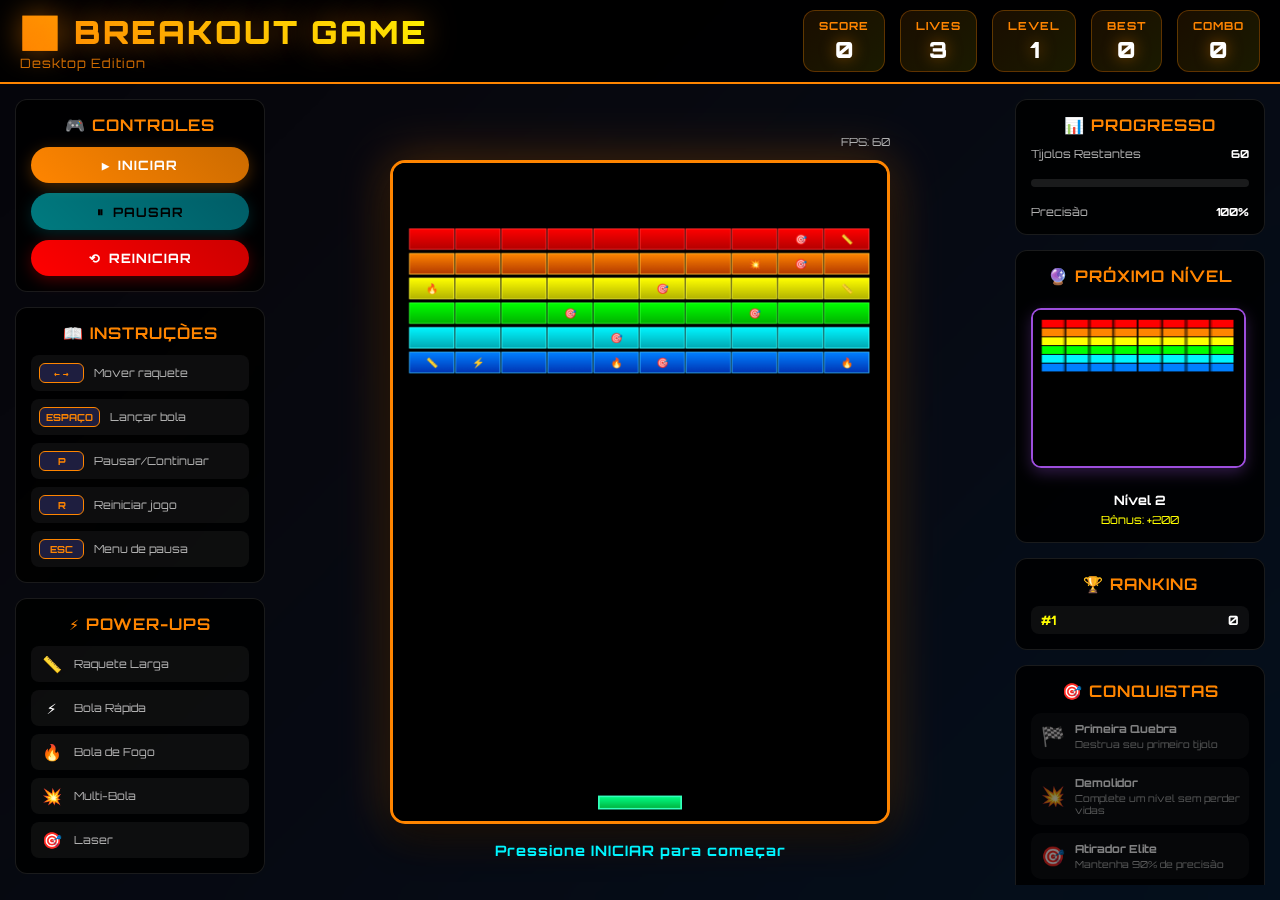
<file: jogos/breakout/breakout.html>
<!DOCTYPE html>
<html lang="pt-BR">
<head>
    <meta charset="UTF-8">
    <meta name="viewport" content="width=device-width, initial-scale=1.0">
    <title>🧱 Breakout Game - Desktop Edition</title>
    <link href="https://fonts.googleapis.com/css2?family=Orbitron:wght@400;700;900&display=swap" rel="stylesheet">
    <link rel="stylesheet" href="breakout.css">
</head>
<body>
    <div class="desktop-container">
        <!-- Game Header -->
        <header class="game-header">
            <div class="title-section">
                <h1>🧱 BREAKOUT GAME</h1>
                <div class="subtitle">Desktop Edition</div>
            </div>
            
            <div class="stats-panel">
                <div class="stat-item">
                    <div class="stat-label">SCORE</div>
                    <div class="stat-value" id="score">0</div>
                </div>
                <div class="stat-item">
                    <div class="stat-label">LIVES</div>
                    <div class="stat-value" id="lives">3</div>
                </div>
                <div class="stat-item">
                    <div class="stat-label">LEVEL</div>
                    <div class="stat-value" id="level">1</div>
                </div>
                <div class="stat-item">
                    <div class="stat-label">BEST</div>
                    <div class="stat-value" id="highScore">0</div>
                </div>
                <div class="stat-item">
                    <div class="stat-label">COMBO</div>
                    <div class="stat-value" id="combo">0</div>
                </div>
            </div>
        </header>

        <!-- Main Game Area -->
        <div class="game-area">
            <!-- Left Sidebar -->
            <aside class="left-sidebar">
                <div class="controls-section">
                    <h3>🎮 CONTROLES</h3>
                    <div class="control-group">
                        <button id="startBtn" class="btn btn-primary">
                            <span class="btn-icon">▶</span>
                            <span class="btn-text">INICIAR</span>
                        </button>
                        <button id="pauseBtn" class="btn btn-secondary" disabled>
                            <span class="btn-icon">⏸</span>
                            <span class="btn-text">PAUSAR</span>
                        </button>
                        <button id="resetBtn" class="btn btn-danger">
                            <span class="btn-icon">⟲</span>
                            <span class="btn-text">REINICIAR</span>
                        </button>
                    </div>
                </div>

                <div class="info-section">
                    <h3>📖 INSTRUÇÕES</h3>
                    <div class="instruction-list">
                        <div class="instruction-item">
                            <span class="key-combo">← →</span>
                            <span class="instruction-text">Mover raquete</span>
                        </div>
                        <div class="instruction-item">
                            <span class="key-combo">ESPAÇO</span>
                            <span class="instruction-text">Lançar bola</span>
                        </div>
                        <div class="instruction-item">
                            <span class="key-combo">P</span>
                            <span class="instruction-text">Pausar/Continuar</span>
                        </div>
                        <div class="instruction-item">
                            <span class="key-combo">R</span>
                            <span class="instruction-text">Reiniciar jogo</span>
                        </div>
                        <div class="instruction-item">
                            <span class="key-combo">ESC</span>
                            <span class="instruction-text">Menu de pausa</span>
                        </div>
                        <div class="instruction-item mobile-only">
                            <span class="key-combo">TOQUE</span>
                            <span class="instruction-text">Use os botões abaixo</span>
                        </div>
                    </div>
                </div>

                <div class="power-ups-section">
                    <h3>⚡ POWER-UPS</h3>
                    <div class="power-up-list">
                        <div class="power-up-item">
                            <span class="power-up-icon">📏</span>
                            <span class="power-up-name">Raquete Larga</span>
                        </div>
                        <div class="power-up-item">
                            <span class="power-up-icon">⚡</span>
                            <span class="power-up-name">Bola Rápida</span>
                        </div>
                        <div class="power-up-item">
                            <span class="power-up-icon">🔥</span>
                            <span class="power-up-name">Bola de Fogo</span>
                        </div>
                        <div class="power-up-item">
                            <span class="power-up-icon">💥</span>
                            <span class="power-up-name">Multi-Bola</span>
                        </div>
                        <div class="power-up-item">
                            <span class="power-up-icon">🎯</span>
                            <span class="power-up-name">Laser</span>
                        </div>
                    </div>
                </div>

                <div class="settings-section">
                    <h3>⚙️ CONFIGURAÇÕES</h3>
                    <div class="setting-item">
                        <label for="soundToggle">Som</label>
                        <input type="checkbox" id="soundToggle" checked>
                    </div>
                    <div class="setting-item">
                        <label for="particlesToggle">Partículas</label>
                        <input type="checkbox" id="particlesToggle" checked>
                    </div>
                    <div class="setting-item">
                        <label for="difficultySelect">Dificuldade</label>
                        <select id="difficultySelect">
                            <option value="easy">Fácil</option>
                            <option value="normal" selected>Normal</option>
                            <option value="hard">Difícil</option>
                            <option value="extreme">Extremo</option>
                        </select>
                    </div>
                    <button id="solveBtn" class="btn btn-back" onclick="window.location.href='../../index.html'">
                        <span class="btn-text">VOLTAR</span>
                    </button>
                </div>
            </aside>

            <!-- Game Board -->
            <main class="game-board-container">
                <div class="game-board">
                    <canvas id="gameCanvas" width="600" height="800"></canvas>
                    <div class="game-status" id="gameStatus">Pressione INICIAR para começar</div>
                    <div class="fps-counter" id="fpsCounter">FPS: 60</div>
                    <div class="active-power-ups" id="activePowerUps"></div>
                </div>
            </main>

            <!-- Right Sidebar -->
            <aside class="right-sidebar">
                <div class="level-progress-section">
                    <h3>📊 PROGRESSO</h3>
                    <div class="progress-info">
                        <div class="progress-item">
                            <span class="progress-label">Tijolos Restantes</span>
                            <span class="progress-value" id="bricksLeft">0</span>
                        </div>
                        <div class="progress-bar">
                            <div class="progress-fill" id="progressFill"></div>
                        </div>
                        <div class="progress-item">
                            <span class="progress-label">Precisão</span>
                            <span class="progress-value" id="accuracy">100%</span>
                        </div>
                    </div>
                </div>

                <div class="next-level-section">
                    <h3>🔮 PRÓXIMO NÍVEL</h3>
                    <canvas id="previewCanvas" width="120" height="160"></canvas>
                    <div class="level-info">
                        <div class="level-name" id="nextLevelName">Nível 2</div>
                        <div class="level-bonus" id="nextLevelBonus">Bônus: +500</div>
                    </div>
                </div>

                <div class="leaderboard-section">
                    <h3>🏆 RANKING</h3>
                    <div class="leaderboard" id="leaderboard">
                        <div class="score-entry">
                            <span class="rank">#1</span>
                            <span class="points">0</span>
                        </div>
                    </div>
                </div>

                <div class="achievements-section">
                    <h3>🎯 CONQUISTAS</h3>
                    <div class="achievements-list" id="achievementsList">
                        <div class="achievement locked">
                            <div class="achievement-icon">🏁</div>
                            <div class="achievement-info">
                                <div class="achievement-name">Primeira Quebra</div>
                                <div class="achievement-desc">Destrua seu primeiro tijolo</div>
                            </div>
                        </div>
                        <div class="achievement locked">
                            <div class="achievement-icon">💥</div>
                            <div class="achievement-info">
                                <div class="achievement-name">Demolidor</div>
                                <div class="achievement-desc">Complete um nível sem perder vidas</div>
                            </div>
                        </div>
                        <div class="achievement locked">
                            <div class="achievement-icon">🎯</div>
                            <div class="achievement-info">
                                <div class="achievement-name">Atirador Elite</div>
                                <div class="achievement-desc">Mantenha 90% de precisão</div>
                            </div>
                        </div>
                        <div class="achievement locked">
                            <div class="achievement-icon">🚀</div>
                            <div class="achievement-info">
                                <div class="achievement-name">Combo Master</div>
                                <div class="achievement-desc">Faça um combo de 10x</div>
                            </div>
                        </div>
                    </div>
                </div>
            </aside>
        </div>

        <!-- Mobile Controls (shown only on mobile) -->
        <div class="mobile-controls" id="mobileControls">
            <div class="mobile-control-buttons">
                <button id="mobileStartBtn" class="mobile-action-btn btn-primary">
                    <span class="btn-icon">▶</span>
                    INICIAR
                </button>
                <button id="mobilePauseBtn" class="mobile-action-btn btn-secondary" disabled>
                    <span class="btn-icon">⏸</span>
                    PAUSAR
                </button>
                <button id="mobileResetBtn" class="mobile-action-btn btn-danger">
                    <span class="btn-icon">⟲</span>
                    RESET
                </button>
            </div>
            <div class="mobile-game-controls">
                <div class="mobile-paddle-controls">
                    <button class="mobile-btn left" data-action="left">←</button>
                    <button class="mobile-btn launch" data-action="launch">🚀</button>
                    <button class="mobile-btn right" data-action="right">→</button>
                </div>
                <div class="mobile-special-controls">
                    <button class="mobile-btn laser" data-action="laser">🎯</button>
                    <button class="mobile-btn pause" data-action="pause">⏸</button>
                </div>
            </div>
        </div>
    </div>

    <!-- Game Over Modal -->
    <div id="gameOverModal" class="modal">
        <div class="modal-content">
            <div class="modal-header">
                <h2>💀 GAME OVER</h2>
                <button class="modal-close" id="modalClose">&times;</button>
            </div>
            <div class="modal-body">
                <div class="final-stats">
                    <div class="final-stat">
                        <div class="final-stat-label">PONTUAÇÃO FINAL</div>
                        <div class="final-stat-value" id="finalScore">0</div>
                    </div>
                    <div class="final-stat">
                        <div class="final-stat-label">NÍVEL ALCANÇADO</div>
                        <div class="final-stat-value" id="finalLevel">1</div>
                    </div>
                    <div class="final-stat">
                        <div class="final-stat-label">PRECISÃO</div>
                        <div class="final-stat-value" id="finalAccuracy">100%</div>
                    </div>
                    <div class="final-stat">
                        <div class="final-stat-label">TEMPO DE JOGO</div>
                        <div class="final-stat-value" id="gameTime">00:00</div>
                    </div>
                </div>
                <div id="newRecord" class="new-record">
                    🏆 NOVO RECORDE! 🏆
                </div>
                <div class="achievements-earned" id="achievementsEarned"></div>
            </div>
            <div class="modal-footer">
                <button id="playAgainBtn" class="btn btn-primary btn-large">
                    <span class="btn-icon">🎮</span>
                    <span class="btn-text">JOGAR NOVAMENTE</span>
                </button>
                <button id="mainMenuBtn" class="btn btn-secondary btn-large">
                    <span class="btn-icon">🏠</span>
                    <span class="btn-text">MENU PRINCIPAL</span>
                </button>
            </div>
        </div>
    </div>

    <!-- Pause Menu -->
    <div id="pauseMenu" class="modal">
        <div class="modal-content">
            <div class="modal-header">
                <h2>⏸️ JOGO PAUSADO</h2>
            </div>
            <div class="modal-body">
                <div class="pause-stats">
                    <div class="pause-stat">
                        <span>Pontuação:</span>
                        <span id="pauseScore">0</span>
                    </div>
                    <div class="pause-stat">
                        <span>Nível:</span>
                        <span id="pauseLevel">1</span>
                    </div>
                    <div class="pause-stat">
                        <span>Vidas:</span>
                        <span id="pauseLives">3</span>
                    </div>
                    <div class="pause-stat">
                        <span>Tempo:</span>
                        <span id="pauseTime">00:00</span>
                    </div>
                </div>
            </div>
            <div class="modal-footer">
                <button id="resumeBtn" class="btn btn-primary">
                    <span class="btn-icon">▶</span>
                    <span class="btn-text">CONTINUAR</span>
                </button>
                <button id="pauseResetBtn" class="btn btn-danger">
                    <span class="btn-icon">⟲</span>
                    <span class="btn-text">REINICIAR</span>
                </button>
            </div>
        </div>
    </div>

    <!-- Level Complete Modal -->
    <div id="levelCompleteModal" class="modal">
        <div class="modal-content">
            <div class="modal-header">
                <h2>🎉 NÍVEL COMPLETO!</h2>
            </div>
            <div class="modal-body">
                <div class="level-complete-stats">
                    <div class="level-complete-stat">
                        <div class="stat-label">BÔNUS DE NÍVEL</div>
                        <div class="stat-value" id="levelBonus">+1000</div>
                    </div>
                    <div class="level-complete-stat">
                        <div class="stat-label">BÔNUS DE VIDAS</div>
                        <div class="stat-value" id="livesBonus">+500</div>
                    </div>
                    <div class="level-complete-stat">
                        <div class="stat-label">BÔNUS DE PRECISÃO</div>
                        <div class="stat-value" id="accuracyBonus">+200</div>
                    </div>
                </div>
                <div class="next-level-preview">
                    <h3>Próximo: <span id="nextLevelTitle">Nível 2</span></h3>
                    <p id="nextLevelDescription">Tijolos mais resistentes aparecem!</p>
                </div>
            </div>
            <div class="modal-footer">
                <button id="nextLevelBtn" class="btn btn-primary btn-large">
                    <span class="btn-icon">➡️</span>
                    <span class="btn-text">PRÓXIMO NÍVEL</span>
                </button>
            </div>
        </div>
    </div>

    <!-- Power-up Effect -->
    <div id="powerUpEffect" class="power-up-effect">
        <div class="power-up-text">POWER-UP!</div>
        <div class="power-up-name-display">Raquete Larga</div>
    </div>

    <script src="breakout.js"></script>
</body>
</html>
</file>
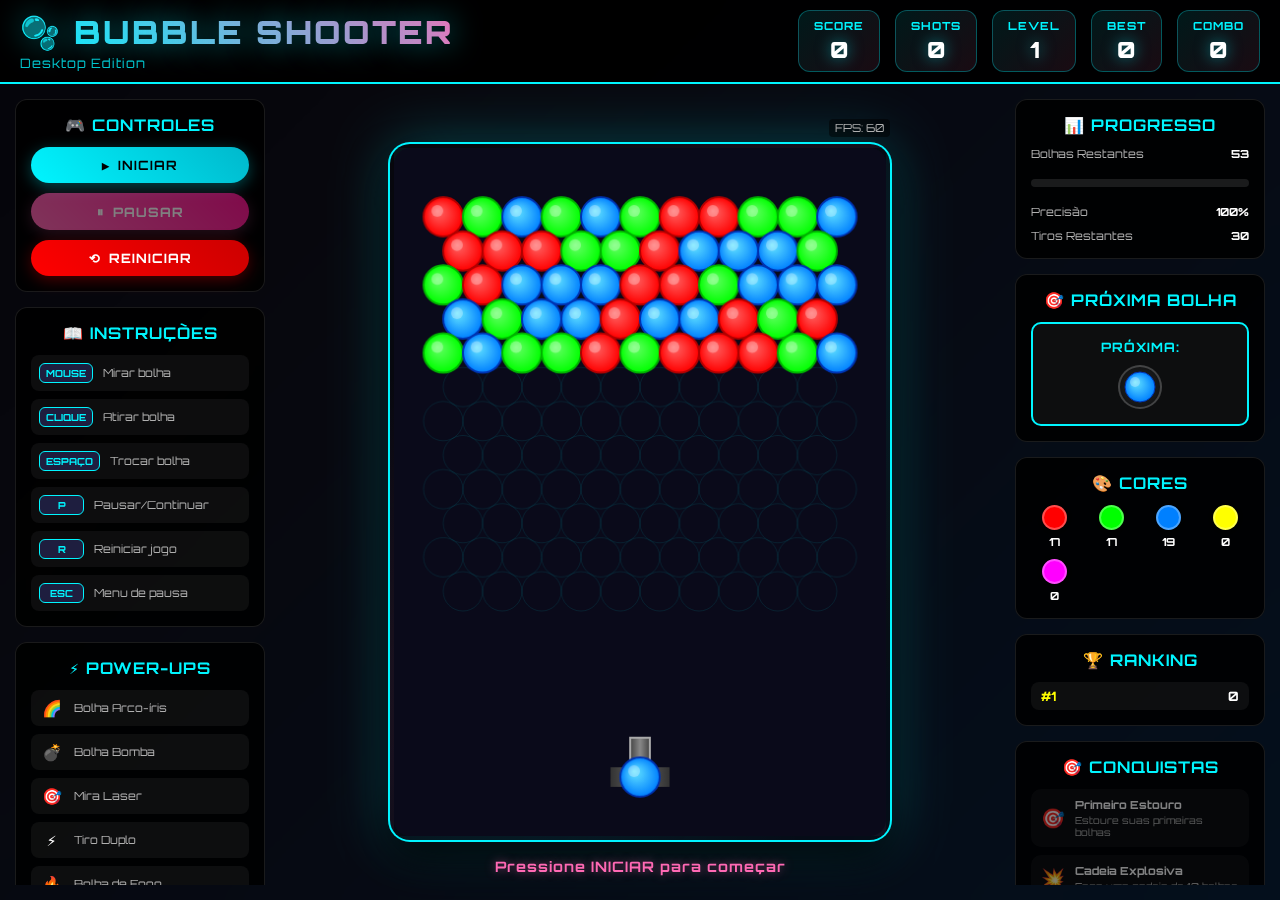
<file: jogos/bubble-shooter/bubble-shooter.html>
<!DOCTYPE html>
<html lang="pt-BR">
<head>
    <meta charset="UTF-8">
    <meta name="viewport" content="width=device-width, initial-scale=1.0">
    <title>🫧 Bubble Shooter - Desktop Edition</title>
    <link href="https://fonts.googleapis.com/css2?family=Orbitron:wght@400;700;900&display=swap" rel="stylesheet">
    <link rel="stylesheet" href="bubble-shooter.css">
</head>
<body>
    <div class="desktop-container">
        <!-- Game Header -->
        <header class="game-header">
            <div class="title-section">
                <h1>🫧 BUBBLE SHOOTER</h1>
                <div class="subtitle">Desktop Edition</div>
            </div>
            
            <div class="stats-panel">
                <div class="stat-item">
                    <div class="stat-label">SCORE</div>
                    <div class="stat-value" id="score">0</div>
                </div>
                <div class="stat-item">
                    <div class="stat-label">SHOTS</div>
                    <div class="stat-value" id="shots">0</div>
                </div>
                <div class="stat-item">
                    <div class="stat-label">LEVEL</div>
                    <div class="stat-value" id="level">1</div>
                </div>
                <div class="stat-item">
                    <div class="stat-label">BEST</div>
                    <div class="stat-value" id="highScore">0</div>
                </div>
                <div class="stat-item">
                    <div class="stat-label">COMBO</div>
                    <div class="stat-value" id="combo">0</div>
                </div>
            </div>
        </header>

        <!-- Main Game Area -->
        <div class="game-area">
            <!-- Left Sidebar -->
            <aside class="left-sidebar">
                <div class="controls-section">
                    <h3>🎮 CONTROLES</h3>
                    <div class="control-group">
                        <button id="startBtn" class="btn btn-primary">
                            <span class="btn-icon">▶</span>
                            <span class="btn-text">INICIAR</span>
                        </button>
                        <button id="pauseBtn" class="btn btn-secondary" disabled>
                            <span class="btn-icon">⏸</span>
                            <span class="btn-text">PAUSAR</span>
                        </button>
                        <button id="resetBtn" class="btn btn-danger">
                            <span class="btn-icon">⟲</span>
                            <span class="btn-text">REINICIAR</span>
                        </button>
                    </div>
                </div>

                <div class="info-section">
                    <h3>📖 INSTRUÇÕES</h3>
                    <div class="instruction-list">
                        <div class="instruction-item">
                            <span class="key-combo">MOUSE</span>
                            <span class="instruction-text">Mirar bolha</span>
                        </div>
                        <div class="instruction-item">
                            <span class="key-combo">CLIQUE</span>
                            <span class="instruction-text">Atirar bolha</span>
                        </div>
                        <div class="instruction-item">
                            <span class="key-combo">ESPAÇO</span>
                            <span class="instruction-text">Trocar bolha</span>
                        </div>
                        <div class="instruction-item">
                            <span class="key-combo">P</span>
                            <span class="instruction-text">Pausar/Continuar</span>
                        </div>
                        <div class="instruction-item">
                            <span class="key-combo">R</span>
                            <span class="instruction-text">Reiniciar jogo</span>
                        </div>
                        <div class="instruction-item">
                            <span class="key-combo">ESC</span>
                            <span class="instruction-text">Menu de pausa</span>
                        </div>
                        <div class="instruction-item mobile-only">
                            <span class="key-combo">TOQUE</span>
                            <span class="instruction-text">Mirar e atirar</span>
                        </div>
                    </div>
                </div>

                <div class="power-ups-section">
                    <h3>⚡ POWER-UPS</h3>
                    <div class="power-up-list">
                        <div class="power-up-item">
                            <span class="power-up-icon">🌈</span>
                            <span class="power-up-name">Bolha Arco-íris</span>
                        </div>
                        <div class="power-up-item">
                            <span class="power-up-icon">💣</span>
                            <span class="power-up-name">Bolha Bomba</span>
                        </div>
                        <div class="power-up-item">
                            <span class="power-up-icon">🎯</span>
                            <span class="power-up-name">Mira Laser</span>
                        </div>
                        <div class="power-up-item">
                            <span class="power-up-icon">⚡</span>
                            <span class="power-up-name">Tiro Duplo</span>
                        </div>
                        <div class="power-up-item">
                            <span class="power-up-icon">🔥</span>
                            <span class="power-up-name">Bolha de Fogo</span>
                        </div>
                    </div>
                </div>

                <div class="settings-section">
                    <h3>⚙️ CONFIGURAÇÕES</h3>
                    <div class="setting-item">
                        <label for="soundToggle">Som</label>
                        <input type="checkbox" id="soundToggle" checked>
                    </div>
                    <div class="setting-item">
                        <label for="particlesToggle">Partículas</label>
                        <input type="checkbox" id="particlesToggle" checked>
                    </div>
                    <div class="setting-item">
                        <label for="difficultySelect">Dificuldade</label>
                        <select id="difficultySelect">
                            <option value="easy">Fácil</option>
                            <option value="normal" selected>Normal</option>
                            <option value="hard">Difícil</option>
                            <option value="extreme">Extremo</option>
                        </select>
                    </div>
                    <button id="solveBtn" class="btn btn-back" onclick="window.location.href='../../index.html'">
                        <span class="btn-text">VOLTAR</span>
                    </button>
                </div>
            </aside>

            <!-- Game Board -->
            <main class="game-board-container">
                <div class="game-board">
                    <canvas id="gameCanvas" width="500" height="700"></canvas>
                    <div class="game-status" id="gameStatus">Pressione INICIAR para começar</div>
                    <div class="fps-counter" id="fpsCounter">FPS: 60</div>
                    <div class="active-power-ups" id="activePowerUps"></div>
                    <div class="aim-line-canvas">
                        <canvas id="aimCanvas" width="500" height="700"></canvas>
                    </div>
                </div>
            </main>

            <!-- Right Sidebar -->
            <aside class="right-sidebar">
                <div class="level-progress-section">
                    <h3>📊 PROGRESSO</h3>
                    <div class="progress-info">
                        <div class="progress-item">
                            <span class="progress-label">Bolhas Restantes</span>
                            <span class="progress-value" id="bubblesLeft">0</span>
                        </div>
                        <div class="progress-bar">
                            <div class="progress-fill" id="progressFill"></div>
                        </div>
                        <div class="progress-item">
                            <span class="progress-label">Precisão</span>
                            <span class="progress-value" id="accuracy">100%</span>
                        </div>
                        <div class="progress-item">
                            <span class="progress-label">Tiros Restantes</span>
                            <span class="progress-value" id="shotsLeft">30</span>
                        </div>
                    </div>
                </div>

                <div class="next-bubble-section">
                    <h3>🎯 PRÓXIMA BOLHA</h3>
                    <div class="next-bubble-preview">
                        <span class="preview-label">PRÓXIMA:</span>
                        <canvas id="nextBubbleCanvas" width="40" height="40"></canvas>
                    </div>
                </div>

                <div class="color-stats-section">
                    <h3>🎨 CORES</h3>
                    <div class="color-stats" id="colorStats">
                        <div class="color-stat">
                            <div class="color-dot" style="background: #ff0000"></div>
                            <span class="color-count">0</span>
                        </div>
                        <div class="color-stat">
                            <div class="color-dot" style="background: #00ff00"></div>
                            <span class="color-count">0</span>
                        </div>
                        <div class="color-stat">
                            <div class="color-dot" style="background: #0080ff"></div>
                            <span class="color-count">0</span>
                        </div>
                        <div class="color-stat">
                            <div class="color-dot" style="background: #ffff00"></div>
                            <span class="color-count">0</span>
                        </div>
                        <div class="color-stat">
                            <div class="color-dot" style="background: #ff00ff"></div>
                            <span class="color-count">0</span>
                        </div>
                    </div>
                </div>

                <div class="leaderboard-section">
                    <h3>🏆 RANKING</h3>
                    <div class="leaderboard" id="leaderboard">
                        <div class="score-entry">
                            <span class="rank">#1</span>
                            <span class="points">0</span>
                        </div>
                    </div>
                </div>

                <div class="achievements-section">
                    <h3>🎯 CONQUISTAS</h3>
                    <div class="achievements-list" id="achievementsList">
                        <div class="achievement locked">
                            <div class="achievement-icon">🎯</div>
                            <div class="achievement-info">
                                <div class="achievement-name">Primeiro Estouro</div>
                                <div class="achievement-desc">Estoure suas primeiras bolhas</div>
                            </div>
                        </div>
                        <div class="achievement locked">
                            <div class="achievement-icon">💥</div>
                            <div class="achievement-info">
                                <div class="achievement-name">Cadeia Explosiva</div>
                                <div class="achievement-desc">Faça uma cadeia de 10 bolhas</div>
                            </div>
                        </div>
                        <div class="achievement locked">
                            <div class="achievement-icon">🎨</div>
                            <div class="achievement-info">
                                <div class="achievement-name">Mestre das Cores</div>
                                <div class="achievement-desc">Limpe todas as cores do nível</div>
                            </div>
                        </div>
                        <div class="achievement locked">
                            <div class="achievement-icon">🚀</div>
                            <div class="achievement-info">
                                <div class="achievement-name">Atirador Elite</div>
                                <div class="achievement-desc">Complete um nível com 100% de precisão</div>
                            </div>
                        </div>
                    </div>
                </div>
            </aside>
        </div>

        <!-- Mobile Controls (shown only on mobile) -->
        <div class="mobile-controls" id="mobileControls">
            <div class="mobile-control-buttons">
                <button id="mobileStartBtn" class="mobile-action-btn btn-primary">
                    <span class="btn-icon">▶</span>
                    INICIAR
                </button>
                <button id="mobilePauseBtn" class="mobile-action-btn btn-secondary" disabled>
                    <span class="btn-icon">⏸</span>
                    PAUSAR
                </button>
                <button id="mobileResetBtn" class="mobile-action-btn btn-danger">
                    <span class="btn-icon">⟲</span>
                    RESET
                </button>
            </div>
            <div class="mobile-game-controls">
                <button class="mobile-btn swap" data-action="swap">🔄</button>
                <button class="mobile-btn pause" data-action="pause">⏸</button>
            </div>
        </div>
    </div>

    <!-- Game Over Modal -->
    <div id="gameOverModal" class="modal">
        <div class="modal-content">
            <div class="modal-header">
                <h2>💀 GAME OVER</h2>
                <button class="modal-close" id="modalClose">&times;</button>
            </div>
            <div class="modal-body">
                <div class="final-stats">
                    <div class="final-stat">
                        <div class="final-stat-label">PONTUAÇÃO FINAL</div>
                        <div class="final-stat-value" id="finalScore">0</div>
                    </div>
                    <div class="final-stat">
                        <div class="final-stat-label">NÍVEL ALCANÇADO</div>
                        <div class="final-stat-value" id="finalLevel">1</div>
                    </div>
                    <div class="final-stat">
                        <div class="final-stat-label">PRECISÃO</div>
                        <div class="final-stat-value" id="finalAccuracy">100%</div>
                    </div>
                    <div class="final-stat">
                        <div class="final-stat-label">MAIOR COMBO</div>
                        <div class="final-stat-value" id="finalMaxCombo">0</div>
                    </div>
                </div>
                <div id="newRecord" class="new-record">
                    🏆 NOVO RECORDE! 🏆
                </div>
                <div class="achievements-earned" id="achievementsEarned"></div>
            </div>
            <div class="modal-footer">
                <button id="playAgainBtn" class="btn btn-primary btn-large">
                    <span class="btn-icon">🎮</span>
                    <span class="btn-text">JOGAR NOVAMENTE</span>
                </button>
                <button id="mainMenuBtn" class="btn btn-secondary btn-large">
                    <span class="btn-icon">🏠</span>
                    <span class="btn-text">MENU PRINCIPAL</span>
                </button>
            </div>
        </div>
    </div>

    <!-- Pause Menu -->
    <div id="pauseMenu" class="modal">
        <div class="modal-content">
            <div class="modal-header">
                <h2>⏸️ JOGO PAUSADO</h2>
            </div>
            <div class="modal-body">
                <div class="pause-stats">
                    <div class="pause-stat">
                        <span>Pontuação:</span>
                        <span id="pauseScore">0</span>
                    </div>
                    <div class="pause-stat">
                        <span>Nível:</span>
                        <span id="pauseLevel">1</span>
                    </div>
                    <div class="pause-stat">
                        <span>Tiros:</span>
                        <span id="pauseShots">0</span>
                    </div>
                    <div class="pause-stat">
                        <span>Combo:</span>
                        <span id="pauseCombo">0</span>
                    </div>
                </div>
            </div>
            <div class="modal-footer">
                <button id="resumeBtn" class="btn btn-primary">
                    <span class="btn-icon">▶</span>
                    <span class="btn-text">CONTINUAR</span>
                </button>
                <button id="pauseResetBtn" class="btn btn-danger">
                    <span class="btn-icon">⟲</span>
                    <span class="btn-text">REINICIAR</span>
                </button>
            </div>
        </div>
    </div>

    <!-- Level Complete Modal -->
    <div id="levelCompleteModal" class="modal">
        <div class="modal-content">
            <div class="modal-header">
                <h2>🎉 NÍVEL COMPLETO!</h2>
            </div>
            <div class="modal-body">
                <div class="level-complete-stats">
                    <div class="level-complete-stat">
                        <div class="stat-label">BÔNUS DE NÍVEL</div>
                        <div class="stat-value" id="levelBonus">+1000</div>
                    </div>
                    <div class="level-complete-stat">
                        <div class="stat-label">BÔNUS DE PRECISÃO</div>
                        <div class="stat-value" id="accuracyBonus">+500</div>
                    </div>
                    <div class="level-complete-stat">
                        <div class="stat-label">BÔNUS DE COMBO</div>
                        <div class="stat-value" id="comboBonus">+200</div>
                    </div>
                </div>
                <div class="next-level-preview">
                    <h3>Próximo: <span id="nextLevelTitle">Nível 2</span></h3>
                    <p id="nextLevelDescription">Novas cores de bolhas aparecem!</p>
                </div>
            </div>
            <div class="modal-footer">
                <button id="nextLevelBtn" class="btn btn-primary btn-large">
                    <span class="btn-icon">➡️</span>
                    <span class="btn-text">PRÓXIMO NÍVEL</span>
                </button>
            </div>
        </div>
    </div>

    <!-- Power-up Effect -->
    <div id="powerUpEffect" class="power-up-effect">
        <div class="power-up-text">POWER-UP!</div>
        <div class="power-up-name-display">Bolha Arco-íris</div>
    </div>

    <!-- Combo Effect -->
    <div class="combo-effect" id="comboEffect">
        <div class="combo-text"></div>
    </div>

    <script src="bubble-shooter.js"></script>
</body>
</html>
</file>
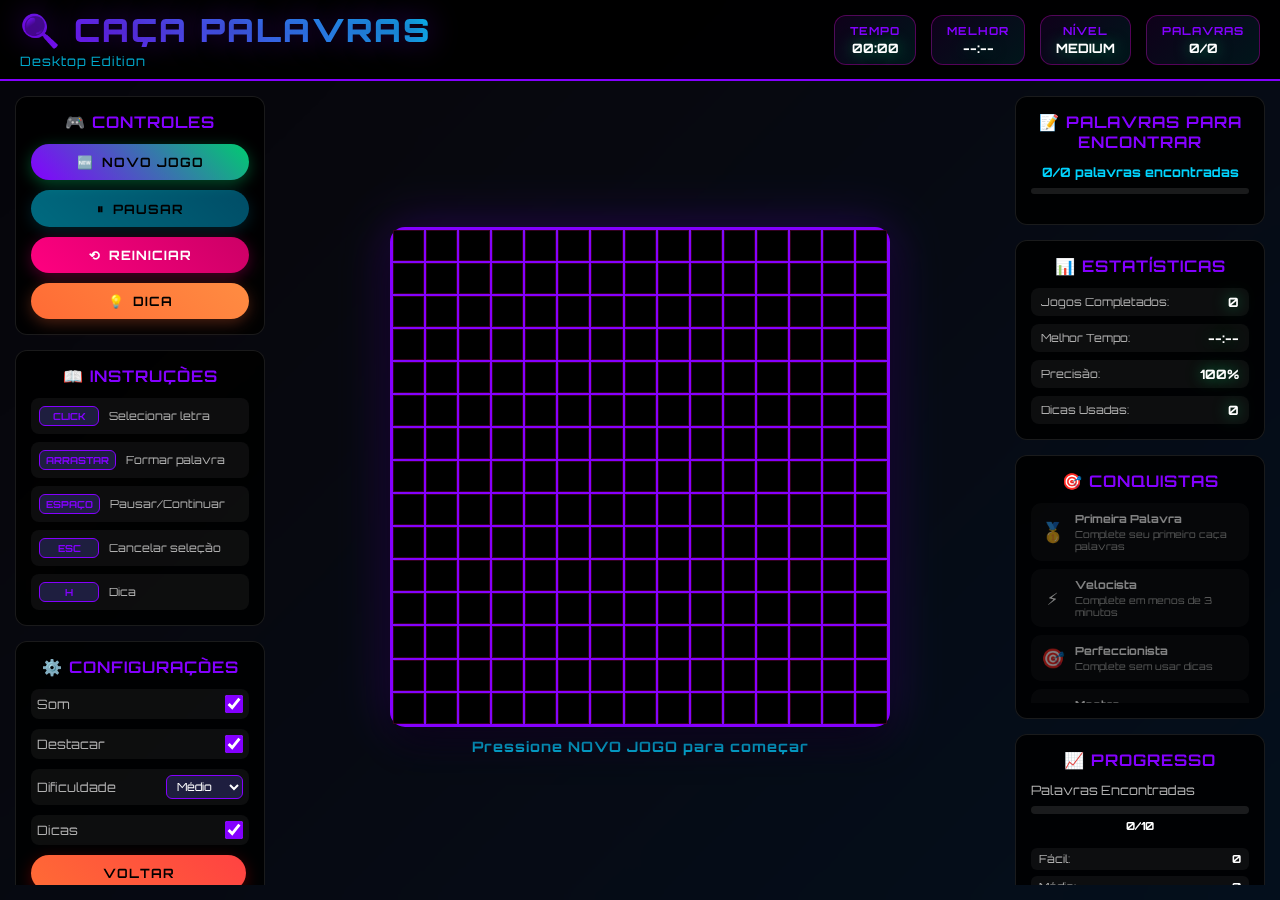
<file: jogos/cacapalavra/caca.html>
<!DOCTYPE html>
<html lang="pt-BR">
<head>
    <meta charset="UTF-8">
    <meta name="viewport" content="width=device-width, initial-scale=1.0">
    <title>🔍 Caça Palavras - Desktop Edition</title>
    <link href="https://fonts.googleapis.com/css2?family=Orbitron:wght@400;700;900&display=swap" rel="stylesheet">
    <link rel="stylesheet" href="caca.css">
</head>
<body>
    <div class="desktop-container">
        <!-- Game Header -->
        <header class="game-header">
            <div class="title-section">
                <h1>🔍 CAÇA PALAVRAS</h1>
                <div class="subtitle">Desktop Edition</div>
            </div>
            
            <div class="stats-panel">
                <div class="stat-item">
                    <div class="stat-label">TEMPO</div>
                    <div class="stat-value" id="gameTime">00:00</div>
                </div>
                <div class="stat-item">
                    <div class="stat-label">MELHOR</div>
                    <div class="stat-value" id="bestTime">--:--</div>
                </div>
                <div class="stat-item">
                    <div class="stat-label">NÍVEL</div>
                    <div class="stat-value" id="currentDifficulty">FÁCIL</div>
                </div>
                <div class="stat-item">
                    <div class="stat-label">PALAVRAS</div>
                    <div class="stat-value" id="wordsFound">0/10</div>
                </div>
            </div>
        </header>

        <!-- Main Game Area -->
        <div class="game-area">
            <!-- Left Sidebar -->
            <aside class="left-sidebar">
                <div class="controls-section">
                    <h3>🎮 CONTROLES</h3>
                    <div class="control-group">
                        <button id="newGameBtn" class="btn btn-primary">
                            <span class="btn-icon">🆕</span>
                            <span class="btn-text">NOVO JOGO</span>
                        </button>
                        <button id="pauseBtn" class="btn btn-secondary" disabled>
                            <span class="btn-icon">⏸</span>
                            <span class="btn-text">PAUSAR</span>
                        </button>
                        <button id="resetBtn" class="btn btn-danger">
                            <span class="btn-icon">⟲</span>
                            <span class="btn-text">REINICIAR</span>
                        </button>
                        <button id="hintBtn" class="btn btn-warning">
                            <span class="btn-icon">💡</span>
                            <span class="btn-text">DICA</span>
                        </button>
                    </div>
                </div>

                <div class="info-section">
                    <h3>📖 INSTRUÇÕES</h3>
                    <div class="instruction-list">
                        <div class="instruction-item">
                            <span class="key-combo">CLICK</span>
                            <span class="instruction-text">Selecionar letra</span>
                        </div>
                        <div class="instruction-item">
                            <span class="key-combo">ARRASTAR</span>
                            <span class="instruction-text">Formar palavra</span>
                        </div>
                        <div class="instruction-item">
                            <span class="key-combo">ESPAÇO</span>
                            <span class="instruction-text">Pausar/Continuar</span>
                        </div>
                        <div class="instruction-item">
                            <span class="key-combo">ESC</span>
                            <span class="instruction-text">Cancelar seleção</span>
                        </div>
                        <div class="instruction-item">
                            <span class="key-combo">H</span>
                            <span class="instruction-text">Dica</span>
                        </div>
                        <div class="instruction-item mobile-only">
                            <span class="key-combo">TOQUE</span>
                            <span class="instruction-text">Toque e arraste</span>
                        </div>
                    </div>
                </div>

                <div class="settings-section">
                    <h3>⚙️ CONFIGURAÇÕES</h3>
                    <div class="setting-item">
                        <label for="soundToggle">Som</label>
                        <input type="checkbox" id="soundToggle" checked>
                    </div>
                    <div class="setting-item">
                        <label for="highlightToggle">Destacar</label>
                        <input type="checkbox" id="highlightToggle" checked>
                    </div>
                    <div class="setting-item">
                        <label for="difficultySelect">Dificuldade</label>
                        <select id="difficultySelect">
                            <option value="easy">Fácil</option>
                            <option value="medium" selected>Médio</option>
                            <option value="hard">Difícil</option>
                            <option value="expert">Expert</option>
                        </select>
                    </div>
                    <div class="setting-item">
                        <label for="hintsToggle">Dicas</label>
                        <input type="checkbox" id="hintsToggle" checked>
                    </div>
                    <button id="solveBtn" class="btn btn-back" onclick="window.location.href='../../index.html'">
                        <span class="btn-text">VOLTAR</span>
                    </button>
                </div>
            </aside>

            <!-- Game Board -->
            <main class="game-board-container">
                <div class="game-board">
                    <div id="wordSearchGrid" class="word-search-grid"></div>
                    <div class="game-status" id="gameStatus">Pressione NOVO JOGO para começar</div>
                </div>
            </main>

            <!-- Right Sidebar -->
            <aside class="right-sidebar">
                <div class="words-section">
                    <h3>📝 PALAVRAS PARA ENCONTRAR</h3>
                    <div class="words-counter">
                        <span id="wordsCounterText">0/0 palavras encontradas</span>
                        <div class="words-progress-bar">
                            <div class="words-progress-fill" id="wordsProgressFill"></div>
                        </div>
                    </div>
                    <div class="words-list" id="wordsList">
                        <!-- Words will be populated by JavaScript -->
                    </div>
                </div>

                <div class="statistics-section">
                    <h3>📊 ESTATÍSTICAS</h3>
                    <div class="stat-list" id="statsList">
                        <div class="stat-row">
                            <span class="stat-name">Jogos Completados:</span>
                            <span class="stat-value" id="gamesCompleted">0</span>
                        </div>
                        <div class="stat-row">
                            <span class="stat-name">Melhor Tempo:</span>
                            <span class="stat-value" id="personalBest">--:--</span>
                        </div>
                        <div class="stat-row">
                            <span class="stat-name">Precisão:</span>
                            <span class="stat-value" id="accuracy">--%</span>
                        </div>
                        <div class="stat-row">
                            <span class="stat-name">Dicas Usadas:</span>
                            <span class="stat-value" id="hintsUsed">0</span>
                        </div>
                    </div>
                </div>

                <div class="achievements-section">
                    <h3>🎯 CONQUISTAS</h3>
                    <div class="achievements-list" id="achievementsList">
                        <div class="achievement locked">
                            <div class="achievement-icon">🥇</div>
                            <div class="achievement-info">
                                <div class="achievement-name">Primeira Palavra</div>
                                <div class="achievement-desc">Complete seu primeiro caça palavras</div>
                            </div>
                        </div>
                        <div class="achievement locked">
                            <div class="achievement-icon">⚡</div>
                            <div class="achievement-info">
                                <div class="achievement-name">Velocista</div>
                                <div class="achievement-desc">Complete em menos de 3 minutos</div>
                            </div>
                        </div>
                        <div class="achievement locked">
                            <div class="achievement-icon">🎯</div>
                            <div class="achievement-info">
                                <div class="achievement-name">Perfeccionista</div>
                                <div class="achievement-desc">Complete sem usar dicas</div>
                            </div>
                        </div>
                        <div class="achievement locked">
                            <div class="achievement-icon">🧠</div>
                            <div class="achievement-info">
                                <div class="achievement-name">Mestre</div>
                                <div class="achievement-desc">Complete nível Expert</div>
                            </div>
                        </div>
                    </div>
                </div>

                <div class="progress-section">
                    <h3>📈 PROGRESSO</h3>
                    <div class="progress-item">
                        <span class="progress-label">Palavras Encontradas</span>
                        <div class="progress-bar">
                            <div class="progress-fill" id="progressFill"></div>
                        </div>
                        <span class="progress-text" id="progressText">0/10</span>
                    </div>
                    <div class="difficulty-stats">
                        <div class="difficulty-stat">
                            <span class="difficulty-name">Fácil:</span>
                            <span class="difficulty-count" id="easyCount">0</span>
                        </div>
                        <div class="difficulty-stat">
                            <span class="difficulty-name">Médio:</span>
                            <span class="difficulty-count" id="mediumCount">0</span>
                        </div>
                        <div class="difficulty-stat">
                            <span class="difficulty-name">Difícil:</span>
                            <span class="difficulty-count" id="hardCount">0</span>
                        </div>
                        <div class="difficulty-stat">
                            <span class="difficulty-name">Expert:</span>
                            <span class="difficulty-count" id="expertCount">0</span>
                        </div>
                    </div>
                </div>
            </aside>
        </div>

        <!-- Mobile Controls (shown only on mobile) -->
        <div class="mobile-controls" id="mobileControls">
            <div class="mobile-control-buttons">
                <button id="mobileNewGameBtn" class="mobile-action-btn btn-primary">
                    <span class="btn-icon">🆕</span>
                    NOVO
                </button>
                <button id="mobilePauseBtn" class="mobile-action-btn btn-secondary" disabled>
                    <span class="btn-icon">⏸</span>
                    PAUSAR
                </button>
                <button id="mobileResetBtn" class="mobile-action-btn btn-danger">
                    <span class="btn-icon">⟲</span>
                    RESET
                </button>
                <button id="mobileHintBtn" class="mobile-action-btn btn-warning">
                    <span class="btn-icon">💡</span>
                    DICA
                </button>
            </div>
        </div>
    </div>

    <!-- Victory Modal -->
    <div id="victoryModal" class="modal">
        <div class="modal-content">
            <div class="modal-header">
                <h2>🎉 PARABÉNS!</h2>
                <button class="modal-close" id="modalClose">&times;</button>
            </div>
            <div class="modal-body">
                <div class="final-stats">
                    <div class="final-stat">
                        <div class="final-stat-label">TEMPO FINAL</div>
                        <div class="final-stat-value" id="finalTime">00:00</div>
                    </div>
                    <div class="final-stat">
                        <div class="final-stat-label">DIFICULDADE</div>
                        <div class="final-stat-value" id="finalDifficulty">MÉDIO</div>
                    </div>
                    <div class="final-stat">
                        <div class="final-stat-label">PALAVRAS</div>
                        <div class="final-stat-value" id="finalWords">10/10</div>
                    </div>
                </div>
                <div id="newRecord" class="new-record">
                    🏆 NOVO RECORDE! 🏆
                </div>
                <div class="achievements-earned" id="achievementsEarned"></div>
            </div>
            <div class="modal-footer">
                <button id="playAgainBtn" class="btn btn-primary btn-large">
                    <span class="btn-icon">🎮</span>
                    <span class="btn-text">JOGAR NOVAMENTE</span>
                </button>
                <button id="mainMenuBtn" class="btn btn-secondary btn-large">
                    <span class="btn-icon">🏠</span>
                    <span class="btn-text">MENU PRINCIPAL</span>
                </button>
            </div>
        </div>
    </div>

    <!-- Pause Menu -->
    <div id="pauseMenu" class="modal">
        <div class="modal-content">
            <div class="modal-header">
                <h2>⏸️ JOGO PAUSADO</h2>
            </div>
            <div class="modal-body">
                <div class="pause-stats">
                    <div class="pause-stat">
                        <span>Tempo Decorrido:</span>
                        <span id="pauseTime">00:00</span>
                    </div>
                    <div class="pause-stat">
                        <span>Dificuldade:</span>
                        <span id="pauseDifficulty">MÉDIO</span>
                    </div>
                    <div class="pause-stat">
                        <span>Progresso:</span>
                        <span id="pauseProgress">0/10</span>
                    </div>
                </div>
            </div>
            <div class="modal-footer">
                <button id="resumeBtn" class="btn btn-primary">
                    <span class="btn-icon">▶</span>
                    <span class="btn-text">CONTINUAR</span>
                </button>
                <button id="pauseResetBtn" class="btn btn-danger">
                    <span class="btn-icon">⟲</span>
                    <span class="btn-text">REINICIAR</span>
                </button>
            </div>
        </div>
    </div>

    <script src="caca.js"></script>
</body>
</html>
</file>
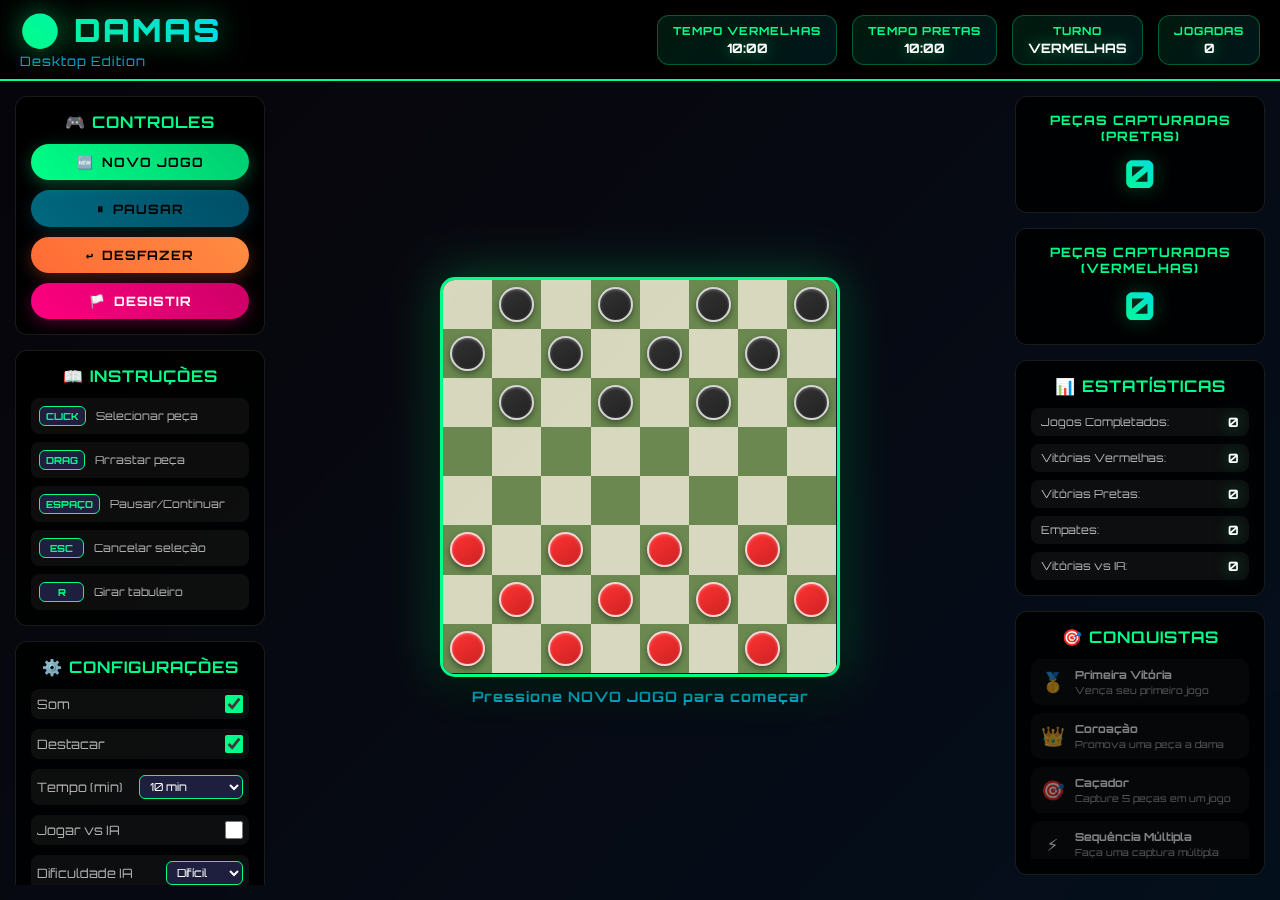
<file: jogos/damas/damas.html>
<!DOCTYPE html>
<html lang="pt-BR">
<head>
    <meta charset="UTF-8">
    <meta name="viewport" content="width=device-width, initial-scale=1.0">
    <title>🟢 Damas - Desktop Edition</title>
    <link href="https://fonts.googleapis.com/css2?family=Orbitron:wght@400;700;900&display=swap" rel="stylesheet">
    <link rel="stylesheet" href="damas.css">
</head>
<body>
    <div class="desktop-container">
        <!-- Game Header -->
        <header class="game-header">
            <div class="title-section">
                <h1>🟢 DAMAS</h1>
                <div class="subtitle">Desktop Edition</div>
            </div>
            
            <div class="stats-panel">
                <div class="stat-item">
                    <div class="stat-label">TEMPO VERMELHAS</div>
                    <div class="stat-value" id="redTime">10:00</div>
                </div>
                <div class="stat-item">
                    <div class="stat-label">TEMPO PRETAS</div>
                    <div class="stat-value" id="blackTime">10:00</div>
                </div>
                <div class="stat-item">
                    <div class="stat-label">TURNO</div>
                    <div class="stat-value" id="currentTurn">VERMELHAS</div>
                </div>
                <div class="stat-item">
                    <div class="stat-label">JOGADAS</div>
                    <div class="stat-value" id="moveCount">0</div>
                </div>
            </div>
        </header>

        <!-- Main Game Area -->
        <div class="game-area">
            <!-- Left Sidebar -->
            <aside class="left-sidebar">
                <div class="controls-section">
                    <h3>🎮 CONTROLES</h3>
                    <div class="control-group">
                        <button id="newGameBtn" class="btn btn-primary">
                            <span class="btn-icon">🆕</span>
                            <span class="btn-text">NOVO JOGO</span>
                        </button>
                        <button id="pauseBtn" class="btn btn-secondary" disabled>
                            <span class="btn-icon">⏸</span>
                            <span class="btn-text">PAUSAR</span>
                        </button>
                        <button id="undoBtn" class="btn btn-warning">
                            <span class="btn-icon">↩</span>
                            <span class="btn-text">DESFAZER</span>
                        </button>
                        <button id="resignBtn" class="btn btn-danger">
                            <span class="btn-icon">🏳️</span>
                            <span class="btn-text">DESISTIR</span>
                        </button>
                    </div>
                </div>

                <div class="info-section">
                    <h3>📖 INSTRUÇÕES</h3>
                    <div class="instruction-list">
                        <div class="instruction-item">
                            <span class="key-combo">CLICK</span>
                            <span class="instruction-text">Selecionar peça</span>
                        </div>
                        <div class="instruction-item">
                            <span class="key-combo">DRAG</span>
                            <span class="instruction-text">Arrastar peça</span>
                        </div>
                        <div class="instruction-item">
                            <span class="key-combo">ESPAÇO</span>
                            <span class="instruction-text">Pausar/Continuar</span>
                        </div>
                        <div class="instruction-item">
                            <span class="key-combo">ESC</span>
                            <span class="instruction-text">Cancelar seleção</span>
                        </div>
                        <div class="instruction-item">
                            <span class="key-combo">R</span>
                            <span class="instruction-text">Girar tabuleiro</span>
                        </div>
                        <div class="instruction-item mobile-only">
                            <span class="key-combo">TOQUE</span>
                            <span class="instruction-text">Selecione e mova</span>
                        </div>
                    </div>
                </div>

                <div class="settings-section">
                    <h3>⚙️ CONFIGURAÇÕES</h3>
                    <div class="setting-item">
                        <label for="soundToggle">Som</label>
                        <input type="checkbox" id="soundToggle" checked>
                    </div>
                    <div class="setting-item">
                        <label for="highlightToggle">Destacar</label>
                        <input type="checkbox" id="highlightToggle" checked>
                    </div>
                    <div class="setting-item">
                        <label for="timeControl">Tempo (min)</label>
                        <select id="timeControl">
                            <option value="1">1 min</option>
                            <option value="3">3 min</option>
                            <option value="5">5 min</option>
                            <option value="10" selected>10 min</option>
                            <option value="15">15 min</option>
                            <option value="0">Sem tempo</option>
                        </select>
                    </div>
                    <div class="setting-item">
                        <label for="aiToggle">Jogar vs IA</label>
                        <input type="checkbox" id="aiToggle">
                    </div>
                    <div class="setting-item">
                        <label for="aiDifficulty">Dificuldade IA</label>
                        <select id="aiDifficulty">
                            <option value="1">Fácil</option>
                            <option value="2">Médio</option>
                            <option value="3" selected>Difícil</option>
                            <option value="4">Expert</option>
                        </select>
                    </div>
                    <div class="setting-item">
                        <label for="forceCapture">Captura Obrigatória</label>
                        <input type="checkbox" id="forceCapture" checked>
                    </div>
                    <button id="solveBtn" class="btn btn-back" onclick="window.location.href='../../index.html'">
                        <span class="btn-text">VOLTAR</span>
                    </button>
                </div>
            </aside>

            <!-- Game Board -->
            <main class="game-board-container">
                <div class="game-board">
                    <div id="checkersBoard" class="checkers-board"></div>
                    <div class="game-status" id="gameStatus">Pressione NOVO JOGO para começar</div>
                </div>
            </main>

            <!-- Right Sidebar -->
            <aside class="right-sidebar">
                <div class="captured-pieces" id="blackCaptured">
                    <span class="captured-label">PEÇAS CAPTURADAS (PRETAS)</span>
                    <div class="captured-list">
                        <div class="captured-count" id="blackCapturedCount">0</div>
                    </div>
                </div>
                
                <div class="captured-pieces" id="redCaptured">
                    <span class="captured-label">PEÇAS CAPTURADAS (VERMELHAS)</span>
                    <div class="captured-list">
                        <div class="captured-count" id="redCapturedCount">0</div>
                    </div>
                </div>
                
                <div class="statistics-section">
                    <h3>📊 ESTATÍSTICAS</h3>
                    <div class="stat-list" id="statsList">
                        <div class="stat-row">
                            <span class="stat-name">Jogos Completados:</span>
                            <span class="stat-value" id="gamesCompleted">0</span>
                        </div>
                        <div class="stat-row">
                            <span class="stat-name">Vitórias Vermelhas:</span>
                            <span class="stat-value" id="redWins">0</span>
                        </div>
                        <div class="stat-row">
                            <span class="stat-name">Vitórias Pretas:</span>
                            <span class="stat-value" id="blackWins">0</span>
                        </div>
                        <div class="stat-row">
                            <span class="stat-name">Empates:</span>
                            <span class="stat-value" id="draws">0</span>
                        </div>
                        <div class="stat-row">
                            <span class="stat-name">Vitórias vs IA:</span>
                            <span class="stat-value" id="aiWins">0</span>
                        </div>
                    </div>
                </div>

                <div class="achievements-section">
                    <h3>🎯 CONQUISTAS</h3>
                    <div class="achievements-list" id="achievementsList">
                        <div class="achievement locked">
                            <div class="achievement-icon">🥇</div>
                            <div class="achievement-info">
                                <div class="achievement-name">Primeira Vitória</div>
                                <div class="achievement-desc">Vença seu primeiro jogo</div>
                            </div>
                        </div>
                        <div class="achievement locked">
                            <div class="achievement-icon">👑</div>
                            <div class="achievement-info">
                                <div class="achievement-name">Coroação</div>
                                <div class="achievement-desc">Promova uma peça a dama</div>
                            </div>
                        </div>
                        <div class="achievement locked">
                            <div class="achievement-icon">🎯</div>
                            <div class="achievement-info">
                                <div class="achievement-name">Caçador</div>
                                <div class="achievement-desc">Capture 5 peças em um jogo</div>
                            </div>
                        </div>
                        <div class="achievement locked">
                            <div class="achievement-icon">⚡</div>
                            <div class="achievement-info">
                                <div class="achievement-name">Sequência Múltipla</div>
                                <div class="achievement-desc">Faça uma captura múltipla</div>
                            </div>
                        </div>
                        <div class="achievement locked">
                            <div class="achievement-icon">🧠</div>
                            <div class="achievement-info">
                                <div class="achievement-name">Grande Mestre</div>
                                <div class="achievement-desc">Vença 10 jogos</div>
                            </div>
                        </div>
                        <div class="achievement locked">
                            <div class="achievement-icon">🤖</div>
                            <div class="achievement-info">
                                <div class="achievement-name">Destruidor de IA</div>
                                <div class="achievement-desc">Vença a IA no nível Expert</div>
                            </div>
                        </div>
                    </div>
                </div>

                <div class="move-history-section">
                    <h3>📜 HISTÓRICO</h3>
                    <div class="move-history" id="moveHistory">
                        <div class="move-list" id="moveList"></div>
                    </div>
                </div>
            </aside>
        </div>

        <!-- Mobile Controls -->
        <div class="mobile-controls" id="mobileControls">
            <div class="mobile-control-buttons">
                <button id="mobileNewGameBtn" class="mobile-action-btn btn-primary">
                    <span class="btn-icon">🆕</span>
                    NOVO
                </button>
                <button id="mobilePauseBtn" class="mobile-action-btn btn-secondary" disabled>
                    <span class="btn-icon">⏸</span>
                    PAUSAR
                </button>
                <button id="mobileUndoBtn" class="mobile-action-btn btn-warning">
                    <span class="btn-icon">↩</span>
                    DESFAZER
                </button>
                <button id="mobileRotateBtn" class="mobile-action-btn btn-danger">
                    <span class="btn-icon">🔄</span>
                    GIRAR
                </button>
            </div>
        </div>
    </div>

    <!-- Victory Modal -->
    <div id="victoryModal" class="modal">
        <div class="modal-content">
            <div class="modal-header">
                <h2>🎉 FIM DE JOGO!</h2>
                <button class="modal-close" id="modalClose">&times;</button>
            </div>
            <div class="modal-body">
                <div class="final-result" id="finalResult">VITÓRIA!</div>
                <div class="final-stats">
                    <div class="final-stat">
                        <div class="final-stat-label">VENCEDOR</div>
                        <div class="final-stat-value" id="winner">VERMELHAS</div>
                    </div>
                    <div class="final-stat">
                        <div class="final-stat-label">JOGADAS</div>
                        <div class="final-stat-value" id="finalMoves">0</div>
                    </div>
                    <div class="final-stat">
                        <div class="final-stat-label">CAPTURAS</div>
                        <div class="final-stat-value" id="finalCaptures">0</div>
                    </div>
                    <div class="final-stat">
                        <div class="final-stat-label">TEMPO</div>
                        <div class="final-stat-value" id="finalTime">00:00</div>
                    </div>
                </div>
                <div class="achievements-earned" id="achievementsEarned"></div>
            </div>
            <div class="modal-footer">
                <button id="playAgainBtn" class="btn btn-primary btn-large">
                    <span class="btn-icon">🎮</span>
                    <span class="btn-text">JOGAR NOVAMENTE</span>
                </button>
                <button id="mainMenuBtn" class="btn btn-secondary btn-large">
                    <span class="btn-icon">🏠</span>
                    <span class="btn-text">MENU PRINCIPAL</span>
                </button>
            </div>
        </div>
    </div>

    <!-- Pause Menu -->
    <div id="pauseMenu" class="modal">
        <div class="modal-content">
            <div class="modal-header">
                <h2>⏸️ JOGO PAUSADO</h2>
            </div>
            <div class="modal-body">
                <div class="pause-stats">
                    <div class="pause-stat">
                        <span>Turno Atual:</span>
                        <span id="pauseTurn">VERMELHAS</span>
                    </div>
                    <div class="pause-stat">
                        <span>Jogadas:</span>
                        <span id="pauseMoves">0</span>
                    </div>
                    <div class="pause-stat">
                        <span>Capturas:</span>
                        <span id="pauseCaptures">0</span>
                    </div>
                    <div class="pause-stat">
                        <span>Tempo Decorrido:</span>
                        <span id="pauseTime">00:00</span>
                    </div>
                </div>
            </div>
            <div class="modal-footer">
                <button id="resumeBtn" class="btn btn-primary">
                    <span class="btn-icon">▶</span>
                    <span class="btn-text">CONTINUAR</span>
                </button>
                <button id="pauseResetBtn" class="btn btn-danger">
                    <span class="btn-icon">⟲</span>
                    <span class="btn-text">REINICIAR</span>
                </button>
            </div>
        </div>
    </div>

    <script src="damas.js"></script>
</body>
</html>
</file>
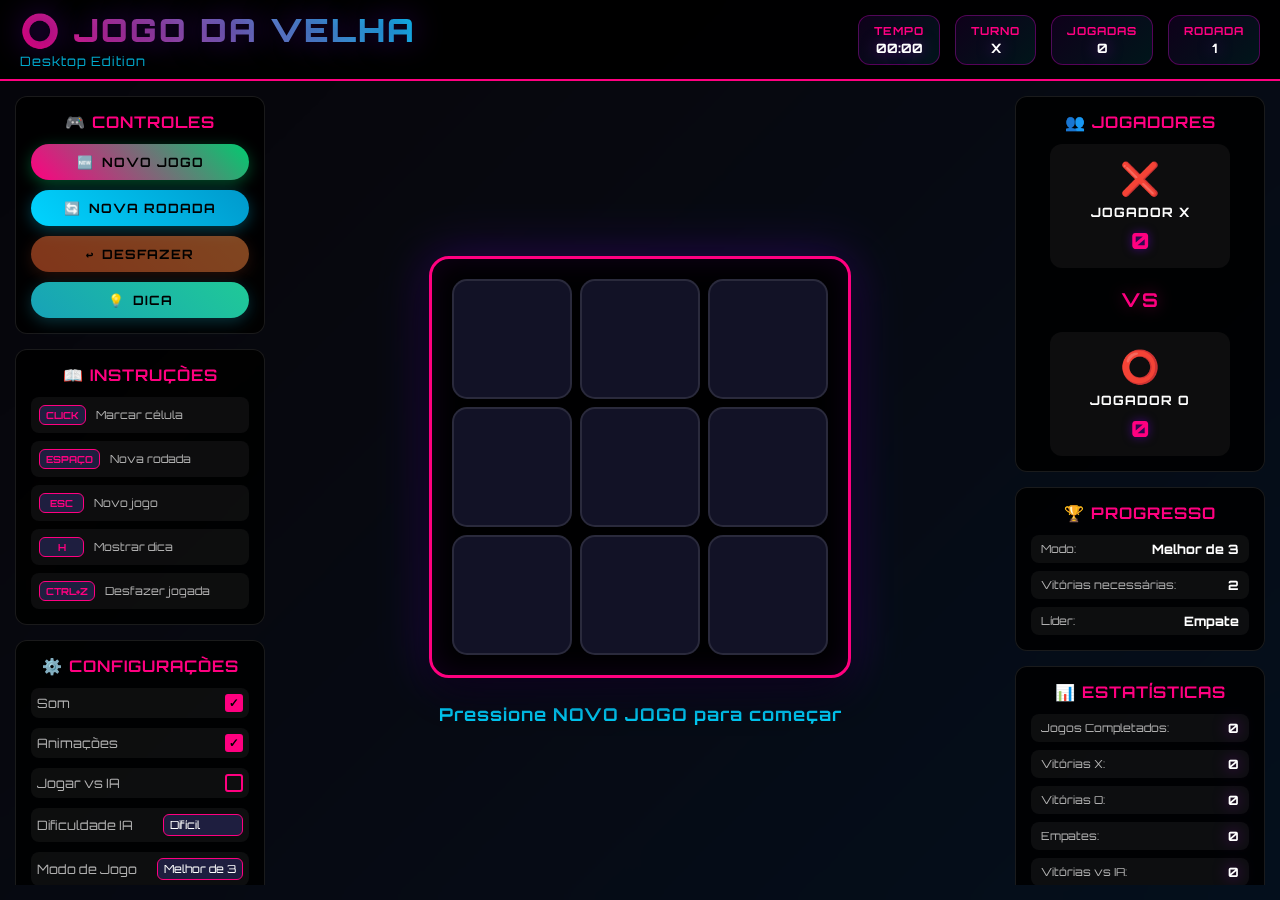
<file: jogos/jogo-da-velha/jogo-da-velha.html>
<!DOCTYPE html>
<html lang="pt-BR">
<head>
    <meta charset="UTF-8">
    <meta name="viewport" content="width=device-width, initial-scale=1.0">
    <title>⭕ Jogo da Velha - Desktop Edition</title>
    <link href="https://fonts.googleapis.com/css2?family=Orbitron:wght@400;700;900&display=swap" rel="stylesheet">
    <link rel="stylesheet" href="jogo-da-velha.css">
</head>
<body>
    <div class="desktop-container">
        <!-- Game Header -->
        <header class="game-header">
            <div class="title-section">
                <h1>⭕ JOGO DA VELHA</h1>
                <div class="subtitle">Desktop Edition</div>
            </div>
            
            <div class="stats-panel">
                <div class="stat-item">
                    <div class="stat-label">TEMPO</div>
                    <div class="stat-value" id="gameTime">00:00</div>
                </div>
                <div class="stat-item">
                    <div class="stat-label">TURNO</div>
                    <div class="stat-value" id="currentTurn">X</div>
                </div>
                <div class="stat-item">
                    <div class="stat-label">JOGADAS</div>
                    <div class="stat-value" id="moveCount">0</div>
                </div>
                <div class="stat-item">
                    <div class="stat-label">RODADA</div>
                    <div class="stat-value" id="roundCount">1</div>
                </div>
            </div>
        </header>

        <!-- Main Game Area -->
        <div class="game-area">
            <!-- Left Sidebar -->
            <aside class="left-sidebar">
                <div class="controls-section">
                    <h3>🎮 CONTROLES</h3>
                    <div class="control-group">
                        <button id="newGameBtn" class="btn btn-primary">
                            <span class="btn-icon">🆕</span>
                            <span class="btn-text">NOVO JOGO</span>
                        </button>
                        <button id="resetRoundBtn" class="btn btn-secondary">
                            <span class="btn-icon">🔄</span>
                            <span class="btn-text">NOVA RODADA</span>
                        </button>
                        <button id="undoBtn" class="btn btn-warning" disabled>
                            <span class="btn-icon">↩</span>
                            <span class="btn-text">DESFAZER</span>
                        </button>
                        <button id="hintBtn" class="btn btn-info">
                            <span class="btn-icon">💡</span>
                            <span class="btn-text">DICA</span>
                        </button>
                    </div>
                </div>

                <div class="info-section">
                    <h3>📖 INSTRUÇÕES</h3>
                    <div class="instruction-list">
                        <div class="instruction-item">
                            <span class="key-combo">CLICK</span>
                            <span class="instruction-text">Marcar célula</span>
                        </div>
                        <div class="instruction-item">
                            <span class="key-combo">ESPAÇO</span>
                            <span class="instruction-text">Nova rodada</span>
                        </div>
                        <div class="instruction-item">
                            <span class="key-combo">ESC</span>
                            <span class="instruction-text">Novo jogo</span>
                        </div>
                        <div class="instruction-item">
                            <span class="key-combo">H</span>
                            <span class="instruction-text">Mostrar dica</span>
                        </div>
                        <div class="instruction-item">
                            <span class="key-combo">CTRL+Z</span>
                            <span class="instruction-text">Desfazer jogada</span>
                        </div>
                        <div class="instruction-item mobile-only">
                            <span class="key-combo">TOQUE</span>
                            <span class="instruction-text">Marcar célula</span>
                        </div>
                    </div>
                </div>

                <div class="settings-section">
                    <h3>⚙️ CONFIGURAÇÕES</h3>
                    <div class="setting-item">
                        <label for="soundToggle">Som</label>
                        <input type="checkbox" id="soundToggle" checked>
                    </div>
                    <div class="setting-item">
                        <label for="animationToggle">Animações</label>
                        <input type="checkbox" id="animationToggle" checked>
                    </div>
                    <div class="setting-item">
                        <label for="aiToggle">Jogar vs IA</label>
                        <input type="checkbox" id="aiToggle">
                    </div>
                    <div class="setting-item">
                        <label for="aiDifficulty">Dificuldade IA</label>
                        <select id="aiDifficulty">
                            <option value="1">Fácil</option>
                            <option value="2">Médio</option>
                            <option value="3" selected>Difícil</option>
                            <option value="4">Impossível</option>
                        </select>
                    </div>
                    <div class="setting-item">
                        <label for="gameMode">Modo de Jogo</label>
                        <select id="gameMode">
                            <option value="best-of-1">Melhor de 1</option>
                            <option value="best-of-3" selected>Melhor de 3</option>
                            <option value="best-of-5">Melhor de 5</option>
                            <option value="infinite">Infinito</option>
                        </select>
                    </div>
                    <button id="solveBtn" class="btn btn-back" onclick="window.location.href='../../index.html'">
                        <span class="btn-text">VOLTAR</span>
                    </button>
                </div>
            </aside>

            <!-- Game Board -->
            <main class="game-board-container">
                

                <div class="game-board">
                    <div id="ticTacToeBoard" class="tic-tac-toe-board">
                        <div class="cell" data-index="0"></div>
                        <div class="cell" data-index="1"></div>
                        <div class="cell" data-index="2"></div>
                        <div class="cell" data-index="3"></div>
                        <div class="cell" data-index="4"></div>
                        <div class="cell" data-index="5"></div>
                        <div class="cell" data-index="6"></div>
                        <div class="cell" data-index="7"></div>
                        <div class="cell" data-index="8"></div>
                    </div>
                    <div class="game-status" id="gameStatus">Pressione NOVO JOGO para começar</div>
                </div>
            </main>

            <!-- Right Sidebar -->
            <aside class="right-sidebar">
            <!-- Player Indicators movidos para o topo da sidebar -->
            <div class="player-indicators-section">
                <h3>👥 JOGADORES</h3>
                <div class="player-indicators">
                    <div class="player-indicator" id="playerX">
                        <div class="player-symbol">❌</div>
                        <div class="player-name">JOGADOR X</div>
                        <div class="player-score" id="scoreX">0</div>
                    </div>
                    <div class="vs-indicator">VS</div>
                    <div class="player-indicator" id="playerO">
                        <div class="player-symbol">⭕</div>
                        <div class="player-name">JOGADOR O</div>
                        <div class="player-score" id="scoreO">0</div>
                    </div>
                </div>
            </div>

            <div class="match-progress">
                <h3>🏆 PROGRESSO</h3>
                <div class="progress-info">
                    <div class="progress-item">
                        <span class="progress-label">Modo:</span>
                        <span class="progress-value" id="currentMode">Melhor de 3</span>
                    </div>
                    <div class="progress-item">
                        <span class="progress-label">Vitórias necessárias:</span>
                        <span class="progress-value" id="winsNeeded">2</span>
                    </div>
                    <div class="progress-item">
                        <span class="progress-label">Líder:</span>
                        <span class="progress-value" id="currentLeader">Empate</span>
                    </div>
                </div>
            </div>
            
            <div class="statistics-section">
                <h3>📊 ESTATÍSTICAS</h3>
                <div class="stat-list" id="statsList">
                    <div class="stat-row">
                        <span class="stat-name">Jogos Completados:</span>
                        <span class="stat-value" id="gamesCompleted">0</span>
                    </div>
                    <div class="stat-row">
                        <span class="stat-name">Vitórias X:</span>
                        <span class="stat-value" id="xWins">0</span>
                    </div>
                    <div class="stat-row">
                        <span class="stat-name">Vitórias O:</span>
                        <span class="stat-value" id="oWins">0</span>
                    </div>
                    <div class="stat-row">
                        <span class="stat-name">Empates:</span>
                        <span class="stat-value" id="draws">0</span>
                    </div>
                    <div class="stat-row">
                        <span class="stat-name">Vitórias vs IA:</span>
                        <span class="stat-value" id="aiWins">0</span>
                    </div>
                    <div class="stat-row">
                        <span class="stat-name">Sequência Atual:</span>
                        <span class="stat-value" id="winStreak">0</span>
                    </div>
                </div>
            </div>

            <div class="achievements-section">
                <h3>🎯 CONQUISTAS</h3>
                <div class="achievements-list" id="achievementsList">
                    <div class="achievement locked">
                        <div class="achievement-icon">🥇</div>
                        <div class="achievement-info">
                            <div class="achievement-name">Primeira Vitória</div>
                            <div class="achievement-desc">Vença seu primeiro jogo</div>
                        </div>
                    </div>
                    <div class="achievement locked">
                        <div class="achievement-icon">⚡</div>
                        <div class="achievement-info">
                            <div class="achievement-name">Relâmpago</div>
                            <div class="achievement-desc">Vença em menos de 10 segundos</div>
                        </div>
                    </div>
                    <div class="achievement locked">
                        <div class="achievement-icon">🎯</div>
                        <div class="achievement-info">
                            <div class="achievement-name">Estrategista</div>
                            <div class="achievement-desc">Vença sem fazer jogadas perdedoras</div>
                        </div>
                    </div>
                    <div class="achievement locked">
                        <div class="achievement-icon">🔥</div>
                        <div class="achievement-info">
                            <div class="achievement-name">Sequência de Fogo</div>
                            <div class="achievement-desc">Vença 5 jogos seguidos</div>
                        </div>
                    </div>
                    <div class="achievement locked">
                        <div class="achievement-icon">🤖</div>
                        <div class="achievement-info">
                            <div class="achievement-name">Destruidor de IA</div>
                            <div class="achievement-desc">Vença a IA no nível Impossível</div>
                        </div>
                    </div>
                    <div class="achievement locked">
                        <div class="achievement-icon">🧠</div>
                        <div class="achievement-info">
                            <div class="achievement-name">Mestre</div>
                            <div class="achievement-desc">Vença 50 jogos</div>
                        </div>
                    </div>
                </div>
            </div>

            <div class="move-history-section">
                <h3>📜 HISTÓRICO</h3>
                <div class="move-history" id="moveHistory">
                    <div class="move-list" id="moveList"></div>
                </div>
            </div>
        </aside>
        </div>

        <!-- Mobile Controls -->
        <div class="mobile-controls" id="mobileControls">
            <div class="mobile-control-buttons">
                <button id="mobileNewGameBtn" class="mobile-action-btn btn-primary">
                    <span class="btn-icon">🆕</span>
                    NOVO
                </button>
                <button id="mobileResetBtn" class="mobile-action-btn btn-secondary">
                    <span class="btn-icon">🔄</span>
                    RESET
                </button>
                <button id="mobileUndoBtn" class="mobile-action-btn btn-warning" disabled>
                    <span class="btn-icon">↩</span>
                    DESFAZER
                </button>
                <button id="mobileHintBtn" class="mobile-action-btn btn-info">
                    <span class="btn-icon">💡</span>
                    DICA
                </button>
            </div>
        </div>
    </div>

    <!-- Victory Modal -->
    <div id="victoryModal" class="modal">
        <div class="modal-content">
            <div class="modal-header">
                <h2>🎉 FIM DE JOGO!</h2>
                <button class="modal-close" id="modalClose">&times;</button>
            </div>
            <div class="modal-body">
                <div class="final-result" id="finalResult">VITÓRIA!</div>
                <div class="final-stats">
                    <div class="final-stat">
                        <div class="final-stat-label">VENCEDOR</div>
                        <div class="final-stat-value" id="winner">X</div>
                    </div>
                    <div class="final-stat">
                        <div class="final-stat-label">TEMPO</div>
                        <div class="final-stat-value" id="finalTime">00:00</div>
                    </div>
                    <div class="final-stat">
                        <div class="final-stat-label">JOGADAS</div>
                        <div class="final-stat-value" id="finalMoves">0</div>
                    </div>
                </div>
                <div class="match-result" id="matchResult"></div>
                <div class="achievements-earned" id="achievementsEarned"></div>
            </div>
            <div class="modal-footer">
                <button id="playAgainBtn" class="btn btn-primary btn-large">
                    <span class="btn-icon">🎮</span>
                    <span class="btn-text">JOGAR NOVAMENTE</span>
                </button>
                <button id="newMatchBtn" class="btn btn-secondary btn-large">
                    <span class="btn-icon">🆕</span>
                    <span class="btn-text">NOVA PARTIDA</span>
                </button>
            </div>
        </div>
    </div>

    <!-- Round End Modal -->
    <div id="roundModal" class="modal">
        <div class="modal-content">
            <div class="modal-header">
                <h2>🏁 FIM DA RODADA!</h2>
            </div>
            <div class="modal-body">
                <div class="round-result" id="roundResult">VITÓRIA DE X!</div>
                <div class="round-stats">
                    <div class="round-stat">
                        <span class="round-stat-label">Placar:</span>
                        <span class="round-stat-value" id="roundScore">X: 1 - O: 0</span>
                    </div>
                    <div class="round-stat">
                        <span class="round-stat-label">Rodada:</span>
                        <span class="round-stat-value" id="roundNumber">1 de 3</span>
                    </div>
                </div>
            </div>
            <div class="modal-footer">
                <button id="nextRoundBtn" class="btn btn-primary">
                    <span class="btn-icon">▶</span>
                    <span class="btn-text">PRÓXIMA RODADA</span>
                </button>
            </div>
        </div>
    </div>

    <script src="jogo-da-velha.js"></script>
</body>
</html>
</file>
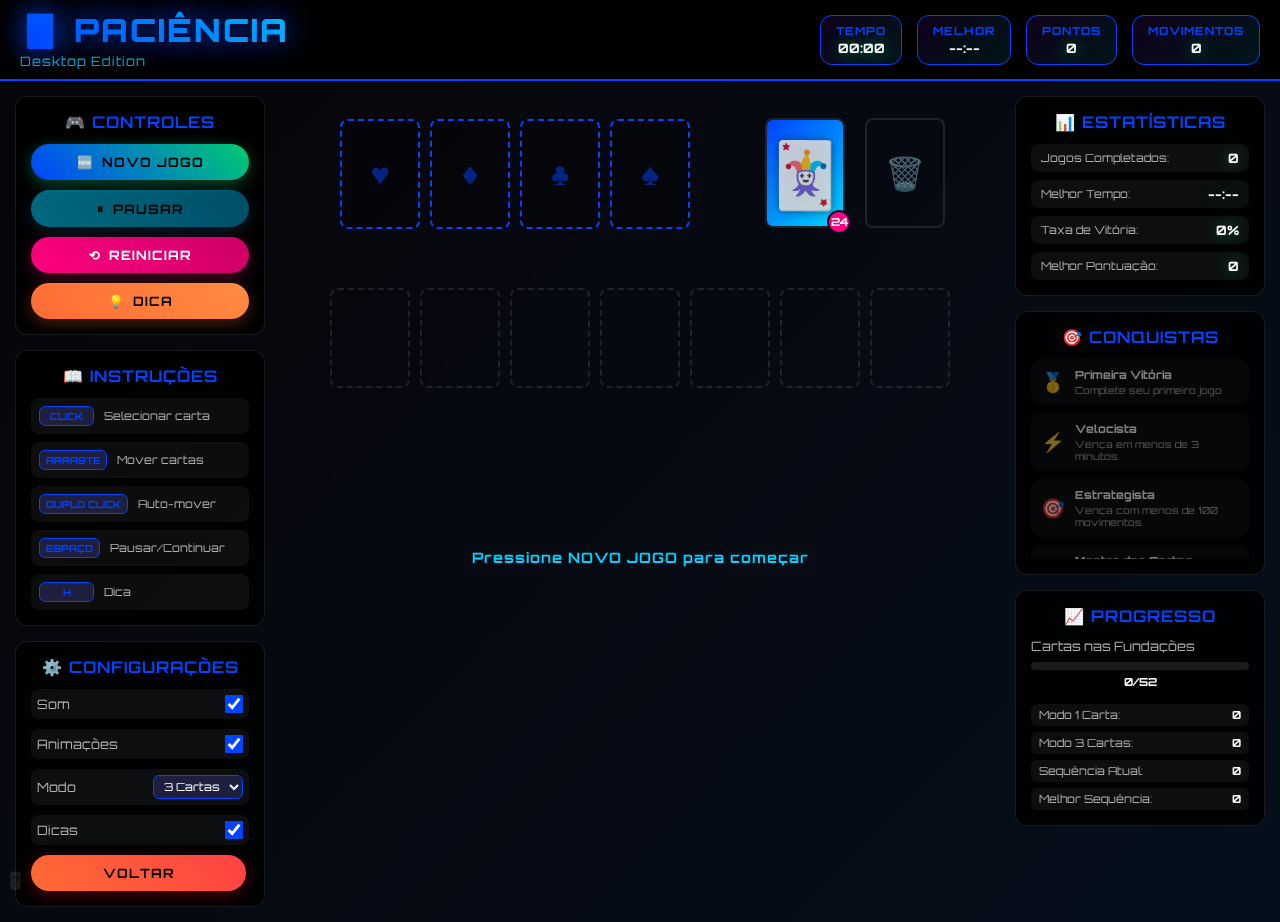
<file: jogos/paciencia/paciencia.html>
<!DOCTYPE html>
<html lang="pt-BR">
<head>
    <meta charset="UTF-8">
    <meta name="viewport" content="width=device-width, initial-scale=1.0">
    <title>🃏 Paciência - Desktop Edition</title>
    <link href="https://fonts.googleapis.com/css2?family=Orbitron:wght@400;700;900&display=swap" rel="stylesheet">
    <link rel="stylesheet" href="paciencia.css">
</head>
<body>
    <div class="desktop-container">
        <!-- Game Header -->
        <header class="game-header">
            <div class="title-section">
                <h1>🃏 PACIÊNCIA</h1>
                <div class="subtitle">Desktop Edition</div>
            </div>
            
            <div class="stats-panel">
                <div class="stat-item">
                    <div class="stat-label">TEMPO</div>
                    <div class="stat-value" id="gameTime">00:00</div>
                </div>
                <div class="stat-item">
                    <div class="stat-label">MELHOR</div>
                    <div class="stat-value" id="bestTime">--:--</div>
                </div>
                <div class="stat-item">
                    <div class="stat-label">PONTOS</div>
                    <div class="stat-value" id="currentScore">0</div>
                </div>
                <div class="stat-item">
                    <div class="stat-label">MOVIMENTOS</div>
                    <div class="stat-value" id="moveCount">0</div>
                </div>
            </div>
        </header>

        <!-- Main Game Area -->
        <div class="game-area">
            <!-- Left Sidebar -->
            <aside class="left-sidebar">
                <div class="controls-section">
                    <h3>🎮 CONTROLES</h3>
                    <div class="control-group">
                        <button id="newGameBtn" class="btn btn-primary">
                            <span class="btn-icon">🆕</span>
                            <span class="btn-text">NOVO JOGO</span>
                        </button>
                        <button id="pauseBtn" class="btn btn-secondary" disabled>
                            <span class="btn-icon">⏸</span>
                            <span class="btn-text">PAUSAR</span>
                        </button>
                        <button id="resetBtn" class="btn btn-danger">
                            <span class="btn-icon">⟲</span>
                            <span class="btn-text">REINICIAR</span>
                        </button>
                        <button id="hintBtn" class="btn btn-warning">
                            <span class="btn-icon">💡</span>
                            <span class="btn-text">DICA</span>
                        </button>
                    </div>
                </div>

                <div class="info-section">
                    <h3>📖 INSTRUÇÕES</h3>
                    <div class="instruction-list">
                        <div class="instruction-item">
                            <span class="key-combo">CLICK</span>
                            <span class="instruction-text">Selecionar carta</span>
                        </div>
                        <div class="instruction-item">
                            <span class="key-combo">ARRASTE</span>
                            <span class="instruction-text">Mover cartas</span>
                        </div>
                        <div class="instruction-item">
                            <span class="key-combo">DUPLO CLICK</span>
                            <span class="instruction-text">Auto-mover</span>
                        </div>
                        <div class="instruction-item">
                            <span class="key-combo">ESPAÇO</span>
                            <span class="instruction-text">Pausar/Continuar</span>
                        </div>
                        <div class="instruction-item">
                            <span class="key-combo">H</span>
                            <span class="instruction-text">Dica</span>
                        </div>
                        <div class="instruction-item mobile-only">
                            <span class="key-combo">TOQUE</span>
                            <span class="instruction-text">Tocar e arrastar</span>
                        </div>
                    </div>
                </div>

                <div class="settings-section">
                    <h3>⚙️ CONFIGURAÇÕES</h3>
                    <div class="setting-item">
                        <label for="soundToggle">Som</label>
                        <input type="checkbox" id="soundToggle" checked>
                    </div>
                    <div class="setting-item">
                        <label for="animationToggle">Animações</label>
                        <input type="checkbox" id="animationToggle" checked>
                    </div>
                    <div class="setting-item">
                        <label for="drawModeSelect">Modo</label>
                        <select id="drawModeSelect">
                            <option value="1">1 Carta</option>
                            <option value="3" selected>3 Cartas</option>
                        </select>
                    </div>
                    <div class="setting-item">
                        <label for="hintsToggle">Dicas</label>
                        <input type="checkbox" id="hintsToggle" checked>
                    </div>
                    <button id="solveBtn" class="btn btn-back" onclick="window.location.href='../../index.html'">
                        <span class="btn-text">VOLTAR</span>
                    </button>
                </div>
            </aside>

            <!-- Game Board -->
            <main class="game-board-container">
                <div class="game-board">
                    <!-- Foundation Piles (Aces to Kings) -->
                    <div class="foundation-area">
                        <div class="foundation-pile" id="foundation-0" data-suit="hearts">
                            <div class="pile-placeholder">♥</div>
                        </div>
                        <div class="foundation-pile" id="foundation-1" data-suit="diamonds">
                            <div class="pile-placeholder">♦</div>
                        </div>
                        <div class="foundation-pile" id="foundation-2" data-suit="clubs">
                            <div class="pile-placeholder">♣</div>
                        </div>
                        <div class="foundation-pile" id="foundation-3" data-suit="spades">
                            <div class="pile-placeholder">♠</div>
                        </div>
                    </div>

                    <!-- Stock and Waste Piles -->
                    <div class="stock-area">
                        <div class="stock-pile" id="stockPile">
                            <div class="card-back"></div>
                            <div class="stock-count" id="stockCount">24</div>
                        </div>
                        <div class="waste-pile" id="wastePile">
                            <div class="pile-placeholder">🗑️</div>
                        </div>
                    </div>

                    <!-- Tableau (7 columns) -->
                    <div class="tableau-area">
                        <div class="tableau-column" id="tableau-0"></div>
                        <div class="tableau-column" id="tableau-1"></div>
                        <div class="tableau-column" id="tableau-2"></div>
                        <div class="tableau-column" id="tableau-3"></div>
                        <div class="tableau-column" id="tableau-4"></div>
                        <div class="tableau-column" id="tableau-5"></div>
                        <div class="tableau-column" id="tableau-6"></div>
                    </div>
                    
                    <div class="game-status" id="gameStatus">Pressione NOVO JOGO para começar</div>
                </div>
            </main>

            <!-- Right Sidebar -->
            <aside class="right-sidebar">
                <div class="statistics-section">
                    <h3>📊 ESTATÍSTICAS</h3>
                    <div class="stat-list" id="statsList">
                        <div class="stat-row">
                            <span class="stat-name">Jogos Completados:</span>
                            <span class="stat-value" id="gamesCompleted">0</span>
                        </div>
                        <div class="stat-row">
                            <span class="stat-name">Melhor Tempo:</span>
                            <span class="stat-value" id="personalBest">--:--</span>
                        </div>
                        <div class="stat-row">
                            <span class="stat-name">Taxa de Vitória:</span>
                            <span class="stat-value" id="winRate">--%</span>
                        </div>
                        <div class="stat-row">
                            <span class="stat-name">Melhor Pontuação:</span>
                            <span class="stat-value" id="highScore">0</span>
                        </div>
                    </div>
                </div>

                <div class="achievements-section">
                    <h3>🎯 CONQUISTAS</h3>
                    <div class="achievements-list" id="achievementsList">
                        <div class="achievement locked">
                            <div class="achievement-icon">🥇</div>
                            <div class="achievement-info">
                                <div class="achievement-name">Primeira Vitória</div>
                                <div class="achievement-desc">Complete seu primeiro jogo</div>
                            </div>
                        </div>
                        <div class="achievement locked">
                            <div class="achievement-icon">⚡</div>
                            <div class="achievement-info">
                                <div class="achievement-name">Velocista</div>
                                <div class="achievement-desc">Vença em menos de 3 minutos</div>
                            </div>
                        </div>
                        <div class="achievement locked">
                            <div class="achievement-icon">🎯</div>
                            <div class="achievement-info">
                                <div class="achievement-name">Estrategista</div>
                                <div class="achievement-desc">Vença com menos de 100 movimentos</div>
                            </div>
                        </div>
                        <div class="achievement locked">
                            <div class="achievement-icon">🃏</div>
                            <div class="achievement-info">
                                <div class="achievement-name">Mestre das Cartas</div>
                                <div class="achievement-desc">Vença 10 jogos consecutivos</div>
                            </div>
                        </div>
                    </div>
                </div>

                <div class="progress-section">
                    <h3>📈 PROGRESSO</h3>
                    <div class="progress-item">
                        <span class="progress-label">Cartas nas Fundações</span>
                        <div class="progress-bar">
                            <div class="progress-fill" id="progressFill"></div>
                        </div>
                        <span class="progress-text" id="progressText">0/52</span>
                    </div>
                    <div class="game-stats">
                        <div class="game-stat">
                            <span class="stat-name">Modo 1 Carta:</span>
                            <span class="stat-count" id="mode1Count">0</span>
                        </div>
                        <div class="game-stat">
                            <span class="stat-name">Modo 3 Cartas:</span>
                            <span class="stat-count" id="mode3Count">0</span>
                        </div>
                        <div class="game-stat">
                            <span class="stat-name">Sequência Atual:</span>
                            <span class="stat-count" id="currentStreak">0</span>
                        </div>
                        <div class="game-stat">
                            <span class="stat-name">Melhor Sequência:</span>
                            <span class="stat-count" id="bestStreak">0</span>
                        </div>
                    </div>
                </div>
            </aside>
        </div>

        <!-- Mobile Controls (shown only on mobile) -->
        <div class="mobile-controls" id="mobileControls">
            <div class="mobile-control-buttons">
                <button id="mobileNewGameBtn" class="mobile-action-btn btn-primary">
                    <span class="btn-icon">🆕</span>
                    NOVO
                </button>
                <button id="mobilePauseBtn" class="mobile-action-btn btn-secondary" disabled>
                    <span class="btn-icon">⏸</span>
                    PAUSAR
                </button>
                <button id="mobileResetBtn" class="mobile-action-btn btn-danger">
                    <span class="btn-icon">⟲</span>
                    RESET
                </button>
                <button id="mobileHintBtn" class="mobile-action-btn btn-warning">
                    <span class="btn-icon">💡</span>
                    DICA
                </button>
            </div>
        </div>
    </div>

    <!-- Victory Modal -->
    <div id="victoryModal" class="modal">
        <div class="modal-content">
            <div class="modal-header">
                <h2>🎉 PARABÉNS!</h2>
                <button class="modal-close" id="modalClose">&times;</button>
            </div>
            <div class="modal-body">
                <div class="final-stats">
                    <div class="final-stat">
                        <div class="final-stat-label">TEMPO FINAL</div>
                        <div class="final-stat-value" id="finalTime">00:00</div>
                    </div>
                    <div class="final-stat">
                        <div class="final-stat-label">PONTUAÇÃO</div>
                        <div class="final-stat-value" id="finalScore">0</div>
                    </div>
                    <div class="final-stat">
                        <div class="final-stat-label">MOVIMENTOS</div>
                        <div class="final-stat-value" id="finalMoves">0</div>
                    </div>
                </div>
                <div id="newRecord" class="new-record">
                    🏆 NOVO RECORDE! 🏆
                </div>
                <div class="achievements-earned" id="achievementsEarned"></div>
            </div>
            <div class="modal-footer">
                <button id="playAgainBtn" class="btn btn-primary btn-large">
                    <span class="btn-icon">🎮</span>
                    <span class="btn-text">JOGAR NOVAMENTE</span>
                </button>
                <button id="mainMenuBtn" class="btn btn-secondary btn-large">
                    <span class="btn-icon">🏠</span>
                    <span class="btn-text">MENU PRINCIPAL</span>
                </button>
            </div>
        </div>
    </div>

    <!-- Pause Menu -->
    <div id="pauseMenu" class="modal">
        <div class="modal-content">
            <div class="modal-header">
                <h2>⏸️ JOGO PAUSADO</h2>
            </div>
            <div class="modal-body">
                <div class="pause-stats">
                    <div class="pause-stat">
                        <span>Tempo Decorrido:</span>
                        <span id="pauseTime">00:00</span>
                    </div>
                    <div class="pause-stat">
                        <span>Pontuação:</span>
                        <span id="pauseScore">0</span>
                    </div>
                    <div class="pause-stat">
                        <span>Progresso:</span>
                        <span id="pauseProgress">0/52</span>
                    </div>
                </div>
            </div>
            <div class="modal-footer">
                <button id="resumeBtn" class="btn btn-primary">
                    <span class="btn-icon">▶</span>
                    <span class="btn-text">CONTINUAR</span>
                </button>
                <button id="pauseResetBtn" class="btn btn-danger">
                    <span class="btn-icon">⟲</span>
                    <span class="btn-text">REINICIAR</span>
                </button>
            </div>
        </div>
    </div>

    <script src="paciencia.js"></script>
</body>
</html>
</file>
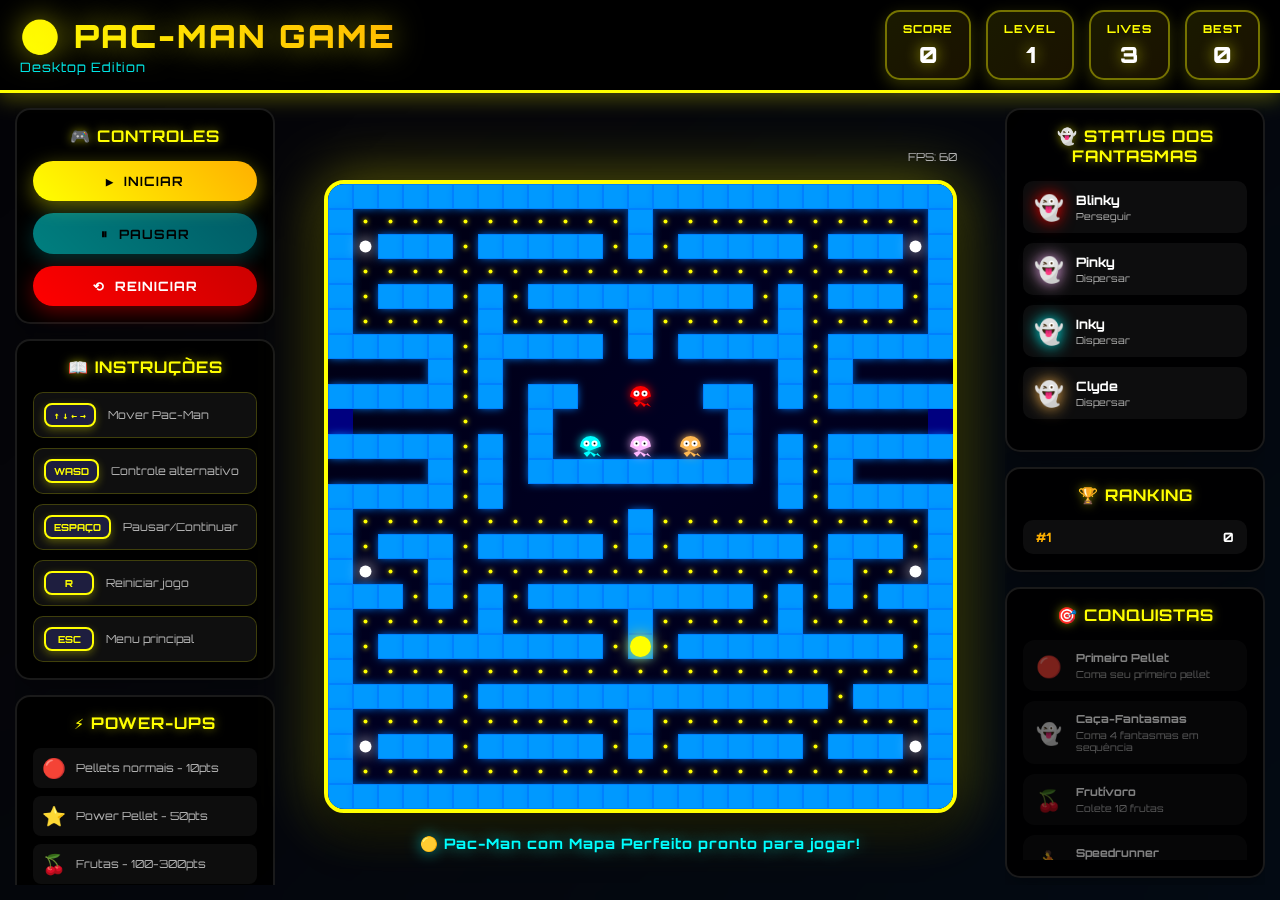
<file: jogos/pacman/pacman.html>
<!DOCTYPE html>
<html lang="pt-BR">
<head>
    <meta charset="UTF-8">
    <meta name="viewport" content="width=device-width, initial-scale=1.0">
    <title>🟡 Pac-Man Game - Desktop Edition</title>
    <link href="https://fonts.googleapis.com/css2?family=Orbitron:wght@400;700;900&display=swap" rel="stylesheet">
    <link rel="stylesheet" href="pacman.css">
</head>
<body>
    <div class="desktop-container">
        <!-- Game Header -->
        <header class="game-header">
            <div class="title-section">
                <h1>🟡 PAC-MAN GAME</h1>
                <div class="subtitle">Desktop Edition</div>
            </div>
            
            <div class="stats-panel">
                <div class="stat-item">
                    <div class="stat-label">SCORE</div>
                    <div class="stat-value" id="score">0</div>
                </div>
                <div class="stat-item">
                    <div class="stat-label">LEVEL</div>
                    <div class="stat-value" id="level">1</div>
                </div>
                <div class="stat-item">
                    <div class="stat-label">LIVES</div>
                    <div class="stat-value" id="lives">3</div>
                </div>
                <div class="stat-item">
                    <div class="stat-label">BEST</div>
                    <div class="stat-value" id="highScore">0</div>
                </div>
            </div>
        </header>

        <!-- Main Game Area -->
        <div class="game-area">
            <!-- Left Sidebar -->
            <aside class="left-sidebar">
                <div class="controls-section">
                    <h3>🎮 CONTROLES</h3>
                    <div class="control-group">
                        <button id="startBtn" class="btn btn-primary">
                            <span class="btn-icon">▶</span>
                            <span class="btn-text">INICIAR</span>
                        </button>
                        <button id="pauseBtn" class="btn btn-secondary" disabled>
                            <span class="btn-icon">⏸</span>
                            <span class="btn-text">PAUSAR</span>
                        </button>
                        <button id="resetBtn" class="btn btn-danger">
                            <span class="btn-icon">⟲</span>
                            <span class="btn-text">REINICIAR</span>
                        </button>
                    </div>
                </div>

                <div class="info-section">
                    <h3>📖 INSTRUÇÕES</h3>
                    <div class="instruction-list">
                        <div class="instruction-item">
                            <span class="key-combo">↑ ↓ ← →</span>
                            <span class="instruction-text">Mover Pac-Man</span>
                        </div>
                        <div class="instruction-item">
                            <span class="key-combo">WASD</span>
                            <span class="instruction-text">Controle alternativo</span>
                        </div>
                        <div class="instruction-item">
                            <span class="key-combo">ESPAÇO</span>
                            <span class="instruction-text">Pausar/Continuar</span>
                        </div>
                        <div class="instruction-item">
                            <span class="key-combo">R</span>
                            <span class="instruction-text">Reiniciar jogo</span>
                        </div>
                        <div class="instruction-item">
                            <span class="key-combo">ESC</span>
                            <span class="instruction-text">Menu principal</span>
                        </div>
                        <div class="instruction-item mobile-only">
                            <span class="key-combo">TOQUE</span>
                            <span class="instruction-text">Use os botões abaixo</span>
                        </div>
                    </div>
                </div>
                
                <div class="power-ups-section">
                    <h3>⚡ POWER-UPS</h3>
                    <div class="power-up-list">
                        <div class="power-up-item">
                            <span class="power-up-icon">🔴</span>
                            <span class="power-up-text">Pellets normais - 10pts</span>
                        </div>
                        <div class="power-up-item">
                            <span class="power-up-icon">⭐</span>
                            <span class="power-up-text">Power Pellet - 50pts</span>
                        </div>
                        <div class="power-up-item">
                            <span class="power-up-icon">🍒</span>
                            <span class="power-up-text">Frutas - 100-300pts</span>
                        </div>
                        <div class="power-up-item">
                            <span class="power-up-icon">👻</span>
                            <span class="power-up-text">Fantasma - 200-1600pts</span>
                        </div>
                    </div>
                </div>

                <div class="settings-section">
                    <h3>⚙️ CONFIGURAÇÕES</h3>
                    <div class="setting-item">
                        <label for="soundToggle">Som</label>
                        <input type="checkbox" id="soundToggle" checked>
                    </div>
                    <div class="setting-item">
                        <label for="particlesToggle">Partículas</label>
                        <input type="checkbox" id="particlesToggle" checked>
                    </div>
                    <div class="setting-item">
                        <label for="difficultySelect">Dificuldade</label>
                        <select id="difficultySelect">
                            <option value="easy">Fácil</option>
                            <option value="normal" selected>Normal</option>
                            <option value="hard">Difícil</option>
                            <option value="nightmare">Pesadelo</option>
                        </select>
                    </div>
                    <button id="solveBtn" class="btn btn-back" onclick="window.location.href='../../index.html'">
                        <span class="btn-text">VOLTAR</span>
                    </button>
                </div>
            </aside>

            <!-- Game Board -->
            <main class="game-board-container">
                <div class="game-board">
                    <canvas id="gameCanvas" width="640" height="640"></canvas>
                    <div class="game-status" id="gameStatus">Pressione INICIAR para começar</div>
                    <div class="fps-counter" id="fpsCounter">FPS: 60</div>
                    <div class="ready-message" id="readyMessage">PREPARAR!</div>
                </div>
            </main>

            <!-- Right Sidebar -->
            <aside class="right-sidebar">
                <div class="ghost-status-section">
                    <h3>👻 STATUS DOS FANTASMAS</h3>
                    <div class="ghost-list" id="ghostList">
                        <div class="ghost-item">
                            <div class="ghost-icon blinky">👻</div>
                            <div class="ghost-info">
                                <div class="ghost-name">Blinky</div>
                                <div class="ghost-mode">Perseguir</div>
                            </div>
                        </div>
                        <div class="ghost-item">
                            <div class="ghost-icon pinky">👻</div>
                            <div class="ghost-info">
                                <div class="ghost-name">Pinky</div>
                                <div class="ghost-mode">Emboscar</div>
                            </div>
                        </div>
                        <div class="ghost-item">
                            <div class="ghost-icon inky">👻</div>
                            <div class="ghost-info">
                                <div class="ghost-name">Inky</div>
                                <div class="ghost-mode">Patrulhar</div>
                            </div>
                        </div>
                        <div class="ghost-item">
                            <div class="ghost-icon clyde">👻</div>
                            <div class="ghost-info">
                                <div class="ghost-name">Clyde</div>
                                <div class="ghost-mode">Aleatório</div>
                            </div>
                        </div>
                    </div>
                    <div class="power-pellet-timer" id="powerPelletTimer">
                        <div class="timer-label">TEMPO RESTANTE</div>
                        <div class="timer-value" id="timerValue">0</div>
                    </div>
                </div>

                <div class="leaderboard-section">
                    <h3>🏆 RANKING</h3>
                    <div class="leaderboard" id="leaderboard">
                        <div class="score-entry">
                            <span class="rank">#1</span>
                            <span class="points">0</span>
                        </div>
                    </div>
                </div>

                <div class="achievements-section">
                    <h3>🎯 CONQUISTAS</h3>
                    <div class="achievements-list" id="achievementsList">
                        <div class="achievement locked">
                            <div class="achievement-icon">🔴</div>
                            <div class="achievement-info">
                                <div class="achievement-name">Primeiro Pellet</div>
                                <div class="achievement-desc">Coma seu primeiro pellet</div>
                            </div>
                        </div>
                        <div class="achievement locked">
                            <div class="achievement-icon">👻</div>
                            <div class="achievement-info">
                                <div class="achievement-name">Caça-Fantasmas</div>
                                <div class="achievement-desc">Coma 4 fantasmas em sequence</div>
                            </div>
                        </div>
                        <div class="achievement locked">
                            <div class="achievement-icon">🍒</div>
                            <div class="achievement-info">
                                <div class="achievement-name">Frutívoro</div>
                                <div class="achievement-desc">Colete 10 frutas</div>
                            </div>
                        </div>
                        <div class="achievement locked">
                            <div class="achievement-icon">🏃</div>
                            <div class="achievement-info">
                                <div class="achievement-name">Speedrunner</div>
                                <div class="achievement-desc">Complete um nível em 60s</div>
                            </div>
                        </div>
                        <div class="achievement locked">
                            <div class="achievement-icon">💎</div>
                            <div class="achievement-info">
                                <div class="achievement-name">Perfeição</div>
                                <div class="achievement-desc">Complete um nível sem morrer</div>
                            </div>
                        </div>
                    </div>
                </div>

                <div class="mini-map-section">
                    <h3>🗺️ MINI MAPA</h3>
                    <canvas id="miniMap" width="120" height="120"></canvas>
                </div>
            </aside>
        </div>

        <!-- Mobile Controls (shown only on mobile) -->
        <div class="mobile-controls" id="mobileControls">
            <div class="mobile-control-buttons">
                <button id="mobileStartBtn" class="mobile-action-btn btn-primary">
                    <span class="btn-icon">▶</span>
                    INICIAR
                </button>
                <button id="mobilePauseBtn" class="mobile-action-btn btn-secondary" disabled>
                    <span class="btn-icon">⏸</span>
                    PAUSAR
                </button>
                <button id="mobileResetBtn" class="mobile-action-btn btn-danger">
                    <span class="btn-icon">⟲</span>
                    RESET
                </button>
            </div>
            <div class="mobile-dpad">
                <button class="mobile-btn up" data-direction="up">↑</button>
                <button class="mobile-btn left" data-direction="left">←</button>
                <button class="mobile-btn center" id="mobileCenterBtn">⏸</button>
                <button class="mobile-btn right" data-direction="right">→</button>
                <button class="mobile-btn down" data-direction="down">↓</button>
            </div>
        </div>
    </div>

    <!-- Game Over Modal -->
    <div id="gameOverModal" class="modal">
        <div class="modal-content">
            <div class="modal-header">
                <h2>💀 GAME OVER</h2>
                <button class="modal-close" id="modalClose">&times;</button>
            </div>
            <div class="modal-body">
                <div class="final-stats">
                    <div class="final-stat">
                        <div class="final-stat-label">PONTUAÇÃO FINAL</div>
                        <div class="final-stat-value" id="finalScore">0</div>
                    </div>
                    <div class="final-stat">
                        <div class="final-stat-label">NÍVEL ALCANÇADO</div>
                        <div class="final-stat-value" id="finalLevel">1</div>
                    </div>
                    <div class="final-stat">
                        <div class="final-stat-label">PELLETS COMIDOS</div>
                        <div class="final-stat-value" id="finalPellets">0</div>
                    </div>
                    <div class="final-stat">
                        <div class="final-stat-label">TEMPO DE JOGO</div>
                        <div class="final-stat-value" id="gameTime">00:00</div>
                    </div>
                </div>
                <div id="newRecord" class="new-record">
                    🏆 NOVO RECORDE! 🏆
                </div>
                <div class="achievements-earned" id="achievementsEarned"></div>
            </div>
            <div class="modal-footer">
                <button id="playAgainBtn" class="btn btn-primary btn-large">
                    <span class="btn-icon">🎮</span>
                    <span class="btn-text">JOGAR NOVAMENTE</span>
                </button>
                <button id="mainMenuBtn" class="btn btn-secondary btn-large">
                    <span class="btn-icon">🏠</span>
                    <span class="btn-text">MENU PRINCIPAL</span>
                </button>
            </div>
        </div>
    </div>

    <!-- Pause Menu -->
    <div id="pauseMenu" class="modal">
        <div class="modal-content">
            <div class="modal-header">
                <h2>⏸️ JOGO PAUSADO</h2>
            </div>
            <div class="modal-body">
                <div class="pause-stats">
                    <div class="pause-stat">
                        <span>Pontuação:</span>
                        <span id="pauseScore">0</span>
                    </div>
                    <div class="pause-stat">
                        <span>Nível:</span>
                        <span id="pauseLevel">1</span>
                    </div>
                    <div class="pause-stat">
                        <span>Vidas:</span>
                        <span id="pauseLives">3</span>
                    </div>
                    <div class="pause-stat">
                        <span>Tempo:</span>
                        <span id="pauseTime">00:00</span>
                    </div>
                </div>
            </div>
            <div class="modal-footer">
                <button id="resumeBtn" class="btn btn-primary">
                    <span class="btn-icon">▶</span>
                    <span class="btn-text">CONTINUAR</span>
                </button>
                <button id="pauseResetBtn" class="btn btn-danger">
                    <span class="btn-icon">⟲</span>
                    <span class="btn-text">REINICIAR</span>
                </button>
            </div>
        </div>
    </div>

    <!-- Level Complete Modal -->
    <div id="levelCompleteModal" class="modal">
        <div class="modal-content">
            <div class="modal-header">
                <h2>🎉 NÍVEL COMPLETO!</h2>
            </div>
            <div class="modal-body">
                <div class="level-complete-stats">
                    <div class="level-stat">
                        <div class="level-stat-label">NÍVEL</div>
                        <div class="level-stat-value" id="completedLevel">1</div>
                    </div>
                    <div class="level-stat">
                        <div class="level-stat-label">BÔNUS</div>
                        <div class="level-stat-value" id="levelBonus">1000</div>
                    </div>
                    <div class="level-stat">
                        <div class="level-stat-label">TEMPO</div>
                        <div class="level-stat-value" id="levelTime">01:30</div>
                    </div>
                </div>
                <div class="next-level-info">
                    <div class="next-level-text">Próximo nível: Velocidade aumentada!</div>
                </div>
            </div>
            <div class="modal-footer">
                <button id="nextLevelBtn" class="btn btn-primary btn-large">
                    <span class="btn-icon">➡</span>
                    <span class="btn-text">PRÓXIMO NÍVEL</span>
                </button>
            </div>
        </div>
    </div>

    <script src="pacman.js"></script>
</body>
</html>
</file>
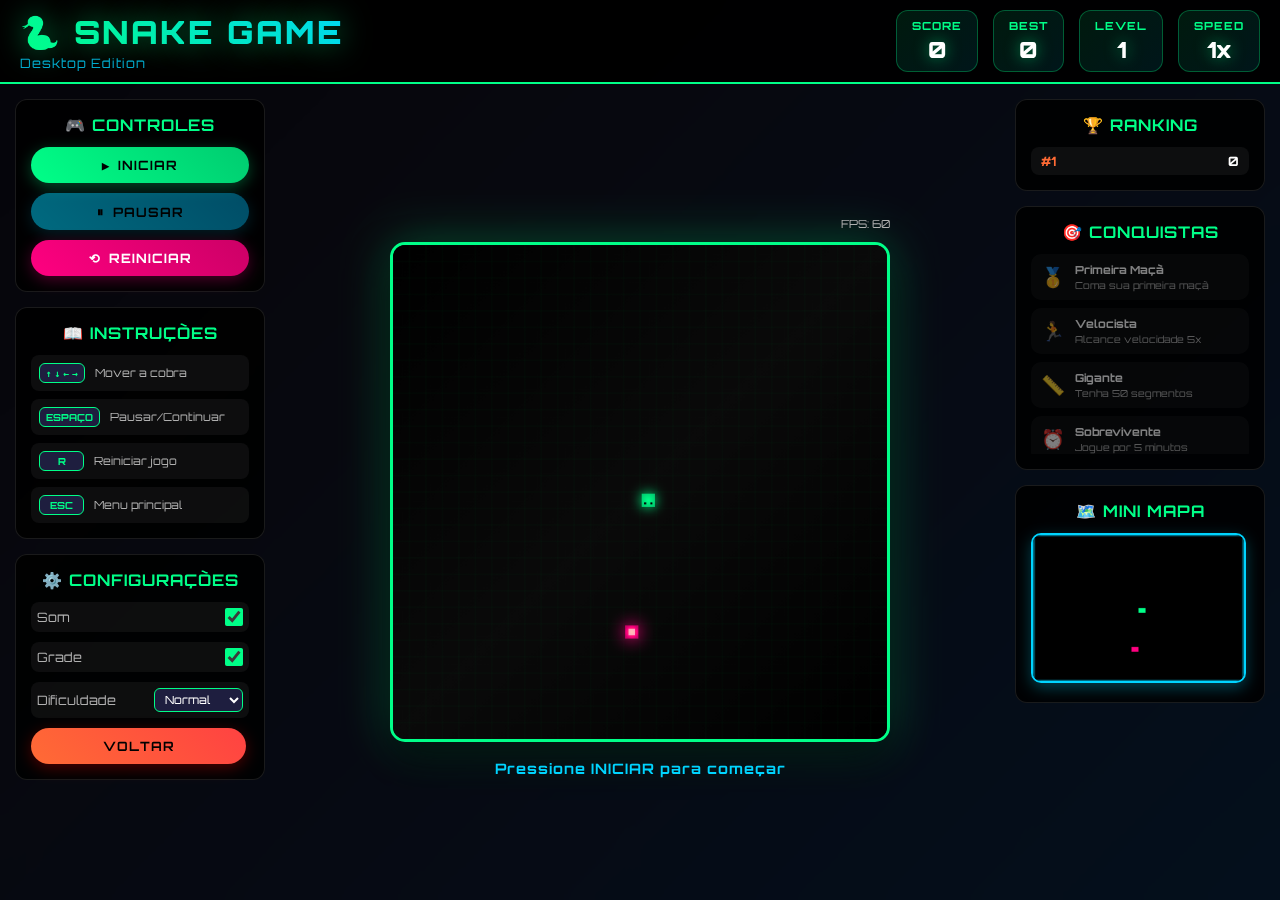
<file: jogos/snake/snake.html>
<!DOCTYPE html>
<html lang="pt-BR">
<head>
    <meta charset="UTF-8">
    <meta name="viewport" content="width=device-width, initial-scale=1.0">
    <title>🐍 Snake Game - Desktop Edition</title>
    <link href="https://fonts.googleapis.com/css2?family=Orbitron:wght@400;700;900&display=swap" rel="stylesheet">
    <link rel="stylesheet" href="snake.css">
</head>
<body>
    <div class="desktop-container">
        <!-- Game Header -->
        <header class="game-header">
            <div class="title-section">
                <h1>🐍 SNAKE GAME</h1>
                <div class="subtitle">Desktop Edition</div>
            </div>
            
            <div class="stats-panel">
                <div class="stat-item">
                    <div class="stat-label">SCORE</div>
                    <div class="stat-value" id="score">0</div>
                </div>
                <div class="stat-item">
                    <div class="stat-label">BEST</div>
                    <div class="stat-value" id="highScore">0</div>
                </div>
                <div class="stat-item">
                    <div class="stat-label">LEVEL</div>
                    <div class="stat-value" id="level">1</div>
                </div>
                <div class="stat-item">
                    <div class="stat-label">SPEED</div>
                    <div class="stat-value" id="speed">1x</div>
                </div>
            </div>
        </header>

        <!-- Main Game Area -->
        <div class="game-area">
            <!-- Left Sidebar -->
            <aside class="left-sidebar">
                <div class="controls-section">
                    <h3>🎮 CONTROLES</h3>
                    <div class="control-group">
                        <button id="startBtn" class="btn btn-primary">
                            <span class="btn-icon">▶</span>
                            <span class="btn-text">INICIAR</span>
                        </button>
                        <button id="pauseBtn" class="btn btn-secondary" disabled>
                            <span class="btn-icon">⏸</span>
                            <span class="btn-text">PAUSAR</span>
                        </button>
                        <button id="resetBtn" class="btn btn-danger">
                            <span class="btn-icon">⟲</span>
                            <span class="btn-text">REINICIAR</span>
                        </button>
                    </div>
                </div>

                <div class="info-section">
                    <h3>📖 INSTRUÇÕES</h3>
                    <div class="instruction-list">
                        <div class="instruction-item">
                            <span class="key-combo">↑ ↓ ← →</span>
                            <span class="instruction-text">Mover a cobra</span>
                        </div>
                        <div class="instruction-item">
                            <span class="key-combo">ESPAÇO</span>
                            <span class="instruction-text">Pausar/Continuar</span>
                        </div>
                        <div class="instruction-item">
                            <span class="key-combo">R</span>
                            <span class="instruction-text">Reiniciar jogo</span>
                        </div>
                        <div class="instruction-item">
                            <span class="key-combo">ESC</span>
                            <span class="instruction-text">Menu principal</span>
                        </div>
                        <div class="instruction-item mobile-only">
                            <span class="key-combo">TOQUE</span>
                            <span class="instruction-text">Use os botões abaixo</span>
                        </div>
                    </div>
                </div>

                <div class="settings-section">
                    <h3>⚙️ CONFIGURAÇÕES</h3>
                    <div class="setting-item">
                        <label for="soundToggle">Som</label>
                        <input type="checkbox" id="soundToggle" checked>
                    </div>
                    <div class="setting-item">
                        <label for="gridToggle">Grade</label>
                        <input type="checkbox" id="gridToggle" checked>
                    </div>
                    <div class="setting-item">
                        <label for="difficultySelect">Dificuldade</label>
                        <select id="difficultySelect">
                            <option value="easy">Fácil</option>
                            <option value="normal" selected>Normal</option>
                            <option value="hard">Difícil</option>
                            <option value="extreme">Extremo</option>
                        </select>
                    </div>
                    <button id="solveBtn" class="btn btn-back" onclick="window.location.href='../../index.html'">
                        <span class="btn-text">VOLTAR</span>
                    </button>
                </div>
            </aside>

            <!-- Game Board -->
            <main class="game-board-container">
                <div class="game-board">
                    <canvas id="gameCanvas" width="600" height="600"></canvas>
                    <div class="game-status" id="gameStatus">Pressione INICIAR para começar</div>
                    <div class="fps-counter" id="fpsCounter">FPS: 60</div>
                </div>
            </main>

            <!-- Right Sidebar -->
            <aside class="right-sidebar">
                <div class="leaderboard-section">
                    <h3>🏆 RANKING</h3>
                    <div class="leaderboard" id="leaderboard">
                        <div class="score-entry">
                            <span class="rank">#1</span>
                            <span class="points">0</span>
                        </div>
                    </div>
                </div>

                <div class="achievements-section">
                    <h3>🎯 CONQUISTAS</h3>
                    <div class="achievements-list" id="achievementsList">
                        <div class="achievement locked">
                            <div class="achievement-icon">🥇</div>
                            <div class="achievement-info">
                                <div class="achievement-name">Primeira Maçã</div>
                                <div class="achievement-desc">Coma sua primeira maçã</div>
                            </div>
                        </div>
                        <div class="achievement locked">
                            <div class="achievement-icon">🏃</div>
                            <div class="achievement-info">
                                <div class="achievement-name">Velocista</div>
                                <div class="achievement-desc">Alcance velocidade 5x</div>
                            </div>
                        </div>
                        <div class="achievement locked">
                            <div class="achievement-icon">📏</div>
                            <div class="achievement-info">
                                <div class="achievement-name">Gigante</div>
                                <div class="achievement-desc">Tenha 50 segmentos</div>
                            </div>
                        </div>
                    </div>
                </div>

                <div class="mini-map-section">
                    <h3>🗺️ MINI MAPA</h3>
                    <canvas id="miniMap" width="120" height="120"></canvas>
                </div>
            </aside>
        </div>

        <!-- Mobile Controls (shown only on mobile) -->
        <div class="mobile-controls" id="mobileControls">
            <div class="mobile-control-buttons">
                <button id="mobileStartBtn" class="mobile-action-btn btn-primary">
                    <span class="btn-icon">▶</span>
                    INICIAR
                </button>
                <button id="mobilePauseBtn" class="mobile-action-btn btn-secondary" disabled>
                    <span class="btn-icon">⏸</span>
                    PAUSAR
                </button>
                <button id="mobileResetBtn" class="mobile-action-btn btn-danger">
                    <span class="btn-icon">⟲</span>
                    RESET
                </button>
            </div>
            <div class="mobile-dpad">
                <button class="mobile-btn up" data-direction="up">↑</button>
                <button class="mobile-btn left" data-direction="left">←</button>
                <button class="mobile-btn center" id="mobileCenterBtn">⏸</button>
                <button class="mobile-btn right" data-direction="right">→</button>
                <button class="mobile-btn down" data-direction="down">↓</button>
            </div>
        </div>
    </div>

    <!-- Game Over Modal -->
    <div id="gameOverModal" class="modal">
        <div class="modal-content">
            <div class="modal-header">
                <h2>💀 GAME OVER</h2>
                <button class="modal-close" id="modalClose">&times;</button>
            </div>
            <div class="modal-body">
                <div class="final-stats">
                    <div class="final-stat">
                        <div class="final-stat-label">PONTUAÇÃO FINAL</div>
                        <div class="final-stat-value" id="finalScore">0</div>
                    </div>
                    <div class="final-stat">
                        <div class="final-stat-label">NÍVEL ALCANÇADO</div>
                        <div class="final-stat-value" id="finalLevel">1</div>
                    </div>
                    <div class="final-stat">
                        <div class="final-stat-label">TEMPO DE JOGO</div>
                        <div class="final-stat-value" id="gameTime">00:00</div>
                    </div>
                </div>
                <div id="newRecord" class="new-record">
                    🏆 NOVO RECORDE! 🏆
                </div>
                <div class="achievements-earned" id="achievementsEarned"></div>
            </div>
            <div class="modal-footer">
                <button id="playAgainBtn" class="btn btn-primary btn-large">
                    <span class="btn-icon">🎮</span>
                    <span class="btn-text">JOGAR NOVAMENTE</span>
                </button>
                <button id="mainMenuBtn" class="btn btn-secondary btn-large">
                    <span class="btn-icon">🏠</span>
                    <span class="btn-text">MENU PRINCIPAL</span>
                </button>
            </div>
        </div>
    </div>

    <!-- Pause Menu -->
    <div id="pauseMenu" class="modal">
        <div class="modal-content">
            <div class="modal-header">
                <h2>⏸️ JOGO PAUSADO</h2>
            </div>
            <div class="modal-body">
                <div class="pause-stats">
                    <div class="pause-stat">
                        <span>Pontuação:</span>
                        <span id="pauseScore">0</span>
                    </div>
                    <div class="pause-stat">
                        <span>Nível:</span>
                        <span id="pauseLevel">1</span>
                    </div>
                    <div class="pause-stat">
                        <span>Tempo:</span>
                        <span id="pauseTime">00:00</span>
                    </div>
                </div>
            </div>
            <div class="modal-footer">
                <button id="resumeBtn" class="btn btn-primary">
                    <span class="btn-icon">▶</span>
                    <span class="btn-text">CONTINUAR</span>
                </button>
                <button id="pauseResetBtn" class="btn btn-danger">
                    <span class="btn-icon">⟲</span>
                    <span class="btn-text">REINICIAR</span>
                </button>
            </div>
        </div>
    </div>

    <script src="snake.js"></script>
</body>
</html>
</file>
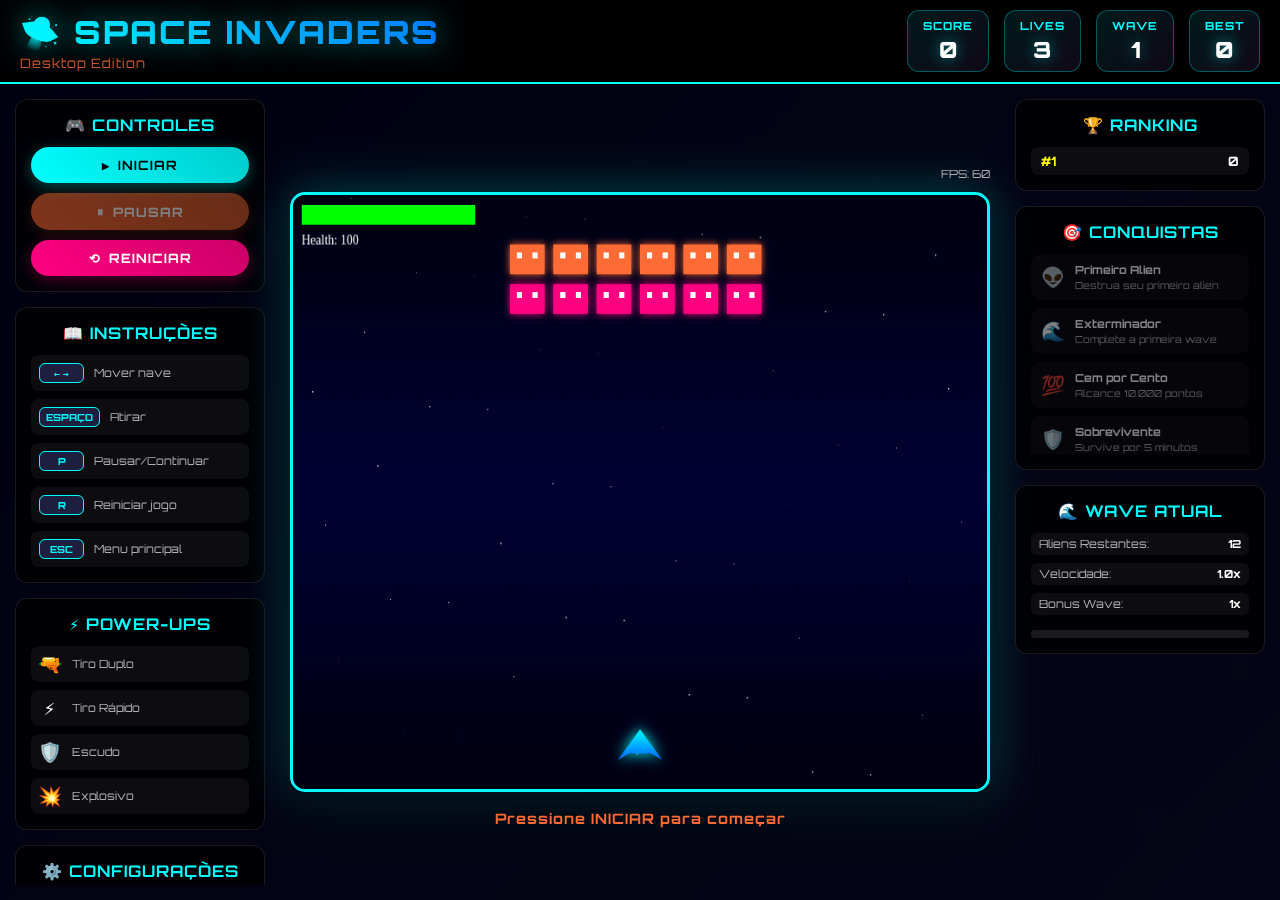
<file: jogos/space/space.html>
<!DOCTYPE html>
<html lang="pt-BR">
<head>
    <meta charset="UTF-8">
    <meta name="viewport" content="width=device-width, initial-scale=1.0">
    <title>🛸 Space Invaders - Desktop Edition</title>
    <link href="https://fonts.googleapis.com/css2?family=Orbitron:wght@400;700;900&display=swap" rel="stylesheet">
    <link rel="stylesheet" href="space.css">
</head>
<body>
    <div class="desktop-container">
        <!-- Game Header -->
        <header class="game-header">
            <div class="title-section">
                <h1>🛸 SPACE INVADERS</h1>
                <div class="subtitle">Desktop Edition</div>
            </div>
            
            <div class="stats-panel">
                <div class="stat-item">
                    <div class="stat-label">SCORE</div>
                    <div class="stat-value" id="score">0</div>
                </div>
                <div class="stat-item">
                    <div class="stat-label">LIVES</div>
                    <div class="stat-value" id="lives">3</div>
                </div>
                <div class="stat-item">
                    <div class="stat-label">WAVE</div>
                    <div class="stat-value" id="wave">1</div>
                </div>
                <div class="stat-item">
                    <div class="stat-label">BEST</div>
                    <div class="stat-value" id="highScore">0</div>
                </div>
            </div>
        </header>

        <!-- Main Game Area -->
        <div class="game-area">
            <!-- Left Sidebar -->
            <aside class="left-sidebar">
                <div class="controls-section">
                    <h3>🎮 CONTROLES</h3>
                    <div class="control-group">
                        <button id="startBtn" class="btn btn-primary">
                            <span class="btn-icon">▶</span>
                            <span class="btn-text">INICIAR</span>
                        </button>
                        <button id="pauseBtn" class="btn btn-secondary" disabled>
                            <span class="btn-icon">⏸</span>
                            <span class="btn-text">PAUSAR</span>
                        </button>
                        <button id="resetBtn" class="btn btn-danger">
                            <span class="btn-icon">⟲</span>
                            <span class="btn-text">REINICIAR</span>
                        </button>
                    </div>
                </div>

                <div class="info-section">
                    <h3>📖 INSTRUÇÕES</h3>
                    <div class="instruction-list">
                        <div class="instruction-item">
                            <span class="key-combo">← →</span>
                            <span class="instruction-text">Mover nave</span>
                        </div>
                        <div class="instruction-item">
                            <span class="key-combo">ESPAÇO</span>
                            <span class="instruction-text">Atirar</span>
                        </div>
                        <div class="instruction-item">
                            <span class="key-combo">P</span>
                            <span class="instruction-text">Pausar/Continuar</span>
                        </div>
                        <div class="instruction-item">
                            <span class="key-combo">R</span>
                            <span class="instruction-text">Reiniciar jogo</span>
                        </div>
                        <div class="instruction-item">
                            <span class="key-combo">ESC</span>
                            <span class="instruction-text">Menu principal</span>
                        </div>
                        <div class="instruction-item mobile-only">
                            <span class="key-combo">TOQUE</span>
                            <span class="instruction-text">Use os botões abaixo</span>
                        </div>
                    </div>
                </div>

                <div class="power-ups-section">
                    <h3>⚡ POWER-UPS</h3>
                    <div class="power-up-info">
                        <div class="power-up-item">
                            <span class="power-up-icon">🔫</span>
                            <span class="power-up-name">Tiro Duplo</span>
                        </div>
                        <div class="power-up-item">
                            <span class="power-up-icon">⚡</span>
                            <span class="power-up-name">Tiro Rápido</span>
                        </div>
                        <div class="power-up-item">
                            <span class="power-up-icon">🛡️</span>
                            <span class="power-up-name">Escudo</span>
                        </div>
                        <div class="power-up-item">
                            <span class="power-up-icon">💥</span>
                            <span class="power-up-name">Explosivo</span>
                        </div>
                    </div>
                </div>

                <div class="settings-section">
                    <h3>⚙️ CONFIGURAÇÕES</h3>
                    <div class="setting-item">
                        <label for="soundToggle">Som</label>
                        <input type="checkbox" id="soundToggle" checked>
                    </div>
                    <div class="setting-item">
                        <label for="particlesToggle">Partículas</label>
                        <input type="checkbox" id="particlesToggle" checked>
                    </div>
                    <div class="setting-item">
                        <label for="difficultySelect">Dificuldade</label>
                        <select id="difficultySelect">
                            <option value="easy">Fácil</option>
                            <option value="normal" selected>Normal</option>
                            <option value="hard">Difícil</option>
                            <option value="extreme">Extremo</option>
                        </select>
                    </div>
                    <button id="solveBtn" class="btn btn-back" onclick="window.location.href='../../index.html'">
                        <span class="btn-text">VOLTAR</span>
                    </button>
                </div>
            </aside>

            <!-- Game Board -->
            <main class="game-board-container">
                <div class="game-board">
                    <canvas id="gameCanvas" width="800" height="600"></canvas>
                    <div class="game-status" id="gameStatus">Pressione INICIAR para começar</div>
                    <div class="fps-counter" id="fpsCounter">FPS: 60</div>
                </div>
            </main>

            <!-- Right Sidebar -->
            <aside class="right-sidebar">
                <div class="leaderboard-section">
                    <h3>🏆 RANKING</h3>
                    <div class="leaderboard" id="leaderboard">
                        <div class="score-entry">
                            <span class="rank">#1</span>
                            <span class="points">0</span>
                        </div>
                    </div>
                </div>

                <div class="achievements-section">
                    <h3>🎯 CONQUISTAS</h3>
                    <div class="achievements-list" id="achievementsList">
                        <div class="achievement locked">
                            <div class="achievement-icon">👽</div>
                            <div class="achievement-info">
                                <div class="achievement-name">Primeiro Alien</div>
                                <div class="achievement-desc">Destrua seu primeiro alien</div>
                            </div>
                        </div>
                        <div class="achievement locked">
                            <div class="achievement-icon">🌊</div>
                            <div class="achievement-info">
                                <div class="achievement-name">Exterminador</div>
                                <div class="achievement-desc">Complete a primeira wave</div>
                            </div>
                        </div>
                        <div class="achievement locked">
                            <div class="achievement-icon">💯</div>
                            <div class="achievement-info">
                                <div class="achievement-name">Cem por Cento</div>
                                <div class="achievement-desc">Alcance 10.000 pontos</div>
                            </div>
                        </div>
                        <div class="achievement locked">
                            <div class="achievement-icon">🛡️</div>
                            <div class="achievement-info">
                                <div class="achievement-name">Sobrevivente</div>
                                <div class="achievement-desc">Survive por 5 minutos</div>
                            </div>
                        </div>
                    </div>
                </div>

                <div class="wave-info-section">
                    <h3>🌊 WAVE ATUAL</h3>
                    <div class="wave-stats">
                        <div class="wave-stat">
                            <span class="wave-stat-label">Aliens Restantes:</span>
                            <span class="wave-stat-value" id="aliensRemaining">0</span>
                        </div>
                        <div class="wave-stat">
                            <span class="wave-stat-label">Velocidade:</span>
                            <span class="wave-stat-value" id="alienSpeed">1x</span>
                        </div>
                        <div class="wave-stat">
                            <span class="wave-stat-label">Bonus Wave:</span>
                            <span class="wave-stat-value" id="bonusMultiplier">1x</span>
                        </div>
                    </div>
                    <div class="wave-progress">
                        <div class="progress-bar">
                            <div class="progress-fill" id="waveProgress"></div>
                        </div>
                    </div>
                </div>
            </aside>
        </div>

        <!-- Mobile Controls (shown only on mobile) -->
        <div class="mobile-controls" id="mobileControls">
            <div class="mobile-control-buttons">
                <button id="mobileStartBtn" class="mobile-action-btn btn-primary">
                    <span class="btn-icon">▶</span>
                    INICIAR
                </button>
                <button id="mobilePauseBtn" class="mobile-action-btn btn-secondary" disabled>
                    <span class="btn-icon">⏸</span>
                    PAUSAR
                </button>
                <button id="mobileResetBtn" class="mobile-action-btn btn-danger">
                    <span class="btn-icon">⟲</span>
                    RESET
                </button>
            </div>
            <div class="mobile-game-controls">
                <div class="mobile-move-controls">
                    <button class="mobile-btn left" data-action="left">←</button>
                    <button class="mobile-btn right" data-action="right">→</button>
                </div>
                <div class="mobile-action-controls">
                    <button class="mobile-btn shoot" data-action="shoot">🚀</button>
                    <button class="mobile-btn pause" data-action="pause">⏸</button>
                </div>
            </div>
        </div>
    </div>

    <!-- Game Over Modal -->
    <div id="gameOverModal" class="modal">
        <div class="modal-content">
            <div class="modal-header">
                <h2>💀 GAME OVER</h2>
                <button class="modal-close" id="modalClose">&times;</button>
            </div>
            <div class="modal-body">
                <div class="final-stats">
                    <div class="final-stat">
                        <div class="final-stat-label">PONTUAÇÃO FINAL</div>
                        <div class="final-stat-value" id="finalScore">0</div>
                    </div>
                    <div class="final-stat">
                        <div class="final-stat-label">WAVE ALCANÇADA</div>
                        <div class="final-stat-value" id="finalWave">1</div>
                    </div>
                    <div class="final-stat">
                        <div class="final-stat-label">ALIENS DESTRUÍDOS</div>
                        <div class="final-stat-value" id="aliensKilled">0</div>
                    </div>
                    <div class="final-stat">
                        <div class="final-stat-label">TEMPO DE JOGO</div>
                        <div class="final-stat-value" id="gameTime">00:00</div>
                    </div>
                </div>
                <div id="newRecord" class="new-record">
                    🏆 NOVO RECORDE! 🏆
                </div>
                <div class="achievements-earned" id="achievementsEarned"></div>
            </div>
            <div class="modal-footer">
                <button id="playAgainBtn" class="btn btn-primary btn-large">
                    <span class="btn-icon">🎮</span>
                    <span class="btn-text">JOGAR NOVAMENTE</span>
                </button>
                <button id="mainMenuBtn" class="btn btn-secondary btn-large">
                    <span class="btn-icon">🏠</span>
                    <span class="btn-text">MENU PRINCIPAL</span>
                </button>
            </div>
        </div>
    </div>

    <!-- Pause Menu -->
    <div id="pauseMenu" class="modal">
        <div class="modal-content">
            <div class="modal-header">
                <h2>⏸️ JOGO PAUSADO</h2>
            </div>
            <div class="modal-body">
                <div class="pause-stats">
                    <div class="pause-stat">
                        <span>Pontuação:</span>
                        <span id="pauseScore">0</span>
                    </div>
                    <div class="pause-stat">
                        <span>Wave:</span>
                        <span id="pauseWave">1</span>
                    </div>
                    <div class="pause-stat">
                        <span>Vidas:</span>
                        <span id="pauseLives">3</span>
                    </div>
                    <div class="pause-stat">
                        <span>Tempo:</span>
                        <span id="pauseTime">00:00</span>
                    </div>
                </div>
            </div>
            <div class="modal-footer">
                <button id="resumeBtn" class="btn btn-primary">
                    <span class="btn-icon">▶</span>
                    <span class="btn-text">CONTINUAR</span>
                </button>
                <button id="pauseResetBtn" class="btn btn-danger">
                    <span class="btn-icon">⟲</span>
                    <span class="btn-text">REINICIAR</span>
                </button>
            </div>
        </div>
    </div>

    <!-- Wave Complete Modal -->
    <div id="waveCompleteModal" class="modal">
        <div class="modal-content wave-complete">
            <div class="modal-header">
                <h2>🌊 WAVE COMPLETA!</h2>
            </div>
            <div class="modal-body">
                <div class="wave-complete-stats">
                    <div class="wave-complete-stat">
                        <div class="wave-complete-label">Wave Completada</div>
                        <div class="wave-complete-value" id="completedWave">1</div>
                    </div>
                    <div class="wave-complete-stat">
                        <div class="wave-complete-label">Bonus de Wave</div>
                        <div class="wave-complete-value" id="waveBonus">+1000</div>
                    </div>
                    <div class="wave-complete-stat">
                        <div class="wave-complete-label">Próxima Wave</div>
                        <div class="wave-complete-value" id="nextWave">2</div>
                    </div>
                </div>
                <div class="wave-preparation">
                    <p>Preparando próxima wave...</p>
                    <div class="countdown" id="countdown">3</div>
                </div>
            </div>
        </div>
    </div>

    <script src="space.js"></script>
</body>
</html>
</file>
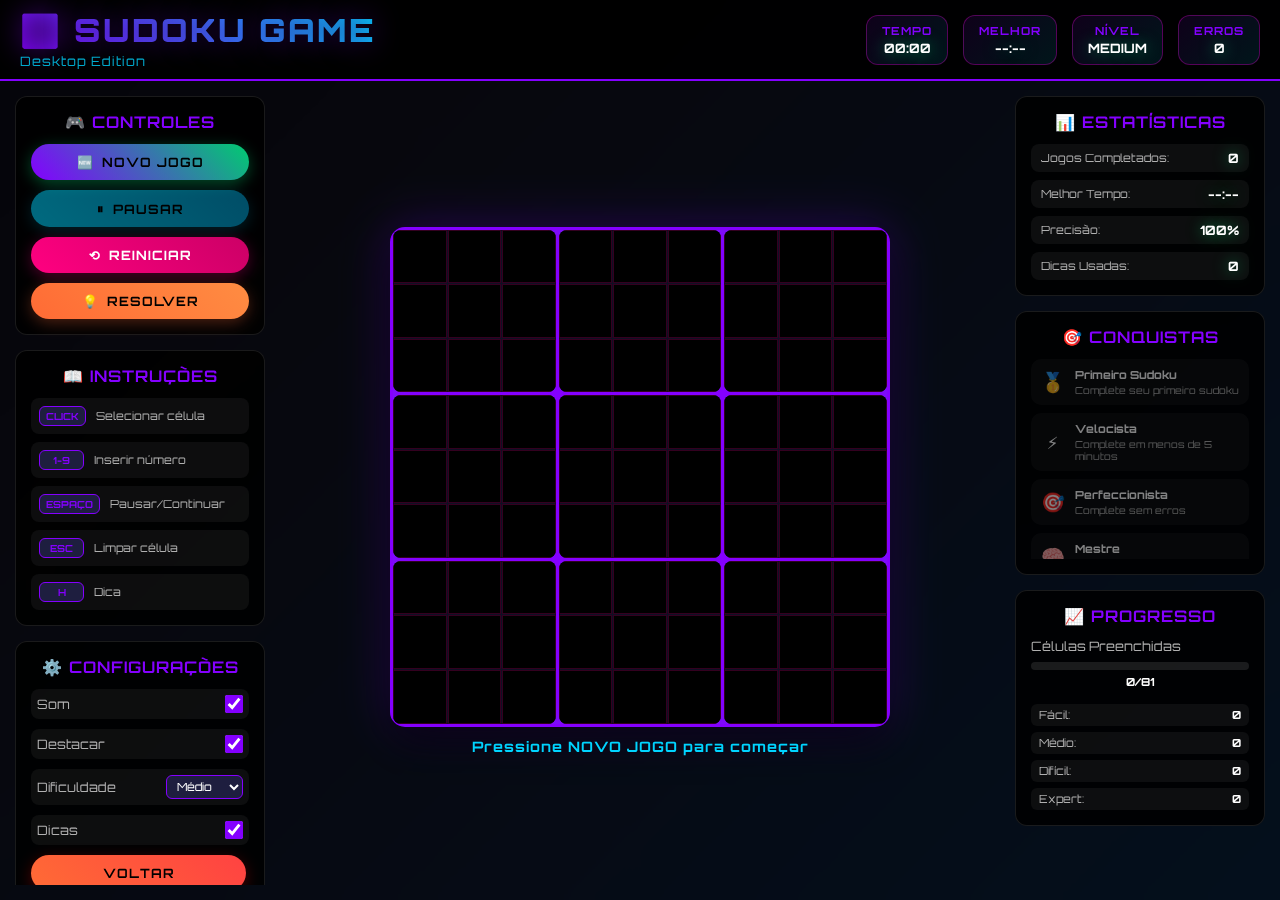
<file: jogos/sudoku/sudoku.html>
<!DOCTYPE html>
<html lang="pt-BR">
<head>
    <meta charset="UTF-8">
    <meta name="viewport" content="width=device-width, initial-scale=1.0">
    <title>🔢 Sudoku Game - Desktop Edition</title>
    <link href="https://fonts.googleapis.com/css2?family=Orbitron:wght@400;700;900&display=swap" rel="stylesheet">
    <link rel="stylesheet" href="sudoku.css">
</head>
<body>
    <div class="desktop-container">
        <!-- Game Header -->
        <header class="game-header">
            <div class="title-section">
                <h1>🔢 SUDOKU GAME</h1>
                <div class="subtitle">Desktop Edition</div>
            </div>
            
            <div class="stats-panel">
                <div class="stat-item">
                    <div class="stat-label">TEMPO</div>
                    <div class="stat-value" id="gameTime">00:00</div>
                </div>
                <div class="stat-item">
                    <div class="stat-label">MELHOR</div>
                    <div class="stat-value" id="bestTime">--:--</div>
                </div>
                <div class="stat-item">
                    <div class="stat-label">NÍVEL</div>
                    <div class="stat-value" id="currentDifficulty">FÁCIL</div>
                </div>
                <div class="stat-item">
                    <div class="stat-label">ERROS</div>
                    <div class="stat-value" id="errorCount">0</div>
                </div>
            </div>
        </header>

        <!-- Main Game Area -->
        <div class="game-area">
            <!-- Left Sidebar -->
            <aside class="left-sidebar">
                <div class="controls-section">
                    <h3>🎮 CONTROLES</h3>
                    <div class="control-group">
                        <button id="newGameBtn" class="btn btn-primary">
                            <span class="btn-icon">🆕</span>
                            <span class="btn-text">NOVO JOGO</span>
                        </button>
                        <button id="pauseBtn" class="btn btn-secondary" disabled>
                            <span class="btn-icon">⏸</span>
                            <span class="btn-text">PAUSAR</span>
                        </button>
                        <button id="resetBtn" class="btn btn-danger">
                            <span class="btn-icon">⟲</span>
                            <span class="btn-text">REINICIAR</span>
                        </button>
                        <button id="solveBtn" class="btn btn-warning">
                            <span class="btn-icon">💡</span>
                            <span class="btn-text">RESOLVER</span>
                        </button>
                    </div>
                </div>

                <div class="info-section">
                    <h3>📖 INSTRUÇÕES</h3>
                    <div class="instruction-list">
                        <div class="instruction-item">
                            <span class="key-combo">CLICK</span>
                            <span class="instruction-text">Selecionar célula</span>
                        </div>
                        <div class="instruction-item">
                            <span class="key-combo">1-9</span>
                            <span class="instruction-text">Inserir número</span>
                        </div>
                        <div class="instruction-item">
                            <span class="key-combo">ESPAÇO</span>
                            <span class="instruction-text">Pausar/Continuar</span>
                        </div>
                        <div class="instruction-item">
                            <span class="key-combo">ESC</span>
                            <span class="instruction-text">Limpar célula</span>
                        </div>
                        <div class="instruction-item">
                            <span class="key-combo">H</span>
                            <span class="instruction-text">Dica</span>
                        </div>
                        <div class="instruction-item mobile-only">
                            <span class="key-combo">TOQUE</span>
                            <span class="instruction-text">Use o teclado numérico</span>
                        </div>
                    </div>
                </div>

                <div class="settings-section">
                    <h3>⚙️ CONFIGURAÇÕES</h3>
                    <div class="setting-item">
                        <label for="soundToggle">Som</label>
                        <input type="checkbox" id="soundToggle" checked>
                    </div>
                    <div class="setting-item">
                        <label for="highlightToggle">Destacar</label>
                        <input type="checkbox" id="highlightToggle" checked>
                    </div>
                    <div class="setting-item">
                        <label for="difficultySelect">Dificuldade</label>
                        <select id="difficultySelect">
                            <option value="easy">Fácil</option>
                            <option value="medium" selected>Médio</option>
                            <option value="hard">Difícil</option>
                            <option value="expert">Expert</option>
                        </select>
                    </div>
                    <div class="setting-item">
                        <label for="hintsToggle">Dicas</label>
                        <input type="checkbox" id="hintsToggle" checked>
                    </div>
                    <button id="solveBtn" class="btn btn-back" onclick="window.location.href='../../index.html'">
                        <span class="btn-text">VOLTAR</span>
                    </button>
                </div>
            </aside>

            <!-- Game Board -->
            <main class="game-board-container">
                <div class="game-board">
                    <div id="sudokuGrid" class="sudoku-grid"></div>
                    <div class="game-status" id="gameStatus">Pressione NOVO JOGO para começar</div>
                </div>
                
                <!-- Number Pad for Mobile -->
                <div class="number-pad" id="numberPad">
                    <div class="number-row">
                        <button class="number-btn" data-number="1">1</button>
                        <button class="number-btn" data-number="2">2</button>
                        <button class="number-btn" data-number="3">3</button>
                    </div>
                    <div class="number-row">
                        <button class="number-btn" data-number="4">4</button>
                        <button class="number-btn" data-number="5">5</button>
                        <button class="number-btn" data-number="6">6</button>
                    </div>
                    <div class="number-row">
                        <button class="number-btn" data-number="7">7</button>
                        <button class="number-btn" data-number="8">8</button>
                        <button class="number-btn" data-number="9">9</button>
                    </div>
                    <div class="number-row">
                        <button class="number-btn erase-btn" data-number="0">
                            <span class="btn-icon">🗑️</span>
                            APAGAR
                        </button>
                        <button class="number-btn hint-btn" id="hintBtn">
                            <span class="btn-icon">💡</span>
                            DICA
                        </button>
                    </div>
                </div>
            </main>

            <!-- Right Sidebar -->
            <aside class="right-sidebar">
                <div class="statistics-section">
                    <h3>📊 ESTATÍSTICAS</h3>
                    <div class="stat-list" id="statsList">
                        <div class="stat-row">
                            <span class="stat-name">Jogos Completados:</span>
                            <span class="stat-value" id="gamesCompleted">0</span>
                        </div>
                        <div class="stat-row">
                            <span class="stat-name">Melhor Tempo:</span>
                            <span class="stat-value" id="personalBest">--:--</span>
                        </div>
                        <div class="stat-row">
                            <span class="stat-name">Precisão:</span>
                            <span class="stat-value" id="accuracy">--%</span>
                        </div>
                        <div class="stat-row">
                            <span class="stat-name">Dicas Usadas:</span>
                            <span class="stat-value" id="hintsUsed">0</span>
                        </div>
                    </div>
                </div>

                <div class="achievements-section">
                    <h3>🎯 CONQUISTAS</h3>
                    <div class="achievements-list" id="achievementsList">
                        <div class="achievement locked">
                            <div class="achievement-icon">🥇</div>
                            <div class="achievement-info">
                                <div class="achievement-name">Primeiro Sudoku</div>
                                <div class="achievement-desc">Complete seu primeiro sudoku</div>
                            </div>
                        </div>
                        <div class="achievement locked">
                            <div class="achievement-icon">⚡</div>
                            <div class="achievement-info">
                                <div class="achievement-name">Velocista</div>
                                <div class="achievement-desc">Complete em menos de 5 minutos</div>
                            </div>
                        </div>
                        <div class="achievement locked">
                            <div class="achievement-icon">🎯</div>
                            <div class="achievement-info">
                                <div class="achievement-name">Perfeccionista</div>
                                <div class="achievement-desc">Complete sem erros</div>
                            </div>
                        </div>
                        <div class="achievement locked">
                            <div class="achievement-icon">🧠</div>
                            <div class="achievement-info">
                                <div class="achievement-name">Mestre</div>
                                <div class="achievement-desc">Complete sudoku Expert</div>
                            </div>
                        </div>
                    </div>
                </div>

                <div class="progress-section">
                    <h3>📈 PROGRESSO</h3>
                    <div class="progress-item">
                        <span class="progress-label">Células Preenchidas</span>
                        <div class="progress-bar">
                            <div class="progress-fill" id="progressFill"></div>
                        </div>
                        <span class="progress-text" id="progressText">0/81</span>
                    </div>
                    <div class="difficulty-stats">
                        <div class="difficulty-stat">
                            <span class="difficulty-name">Fácil:</span>
                            <span class="difficulty-count" id="easyCount">0</span>
                        </div>
                        <div class="difficulty-stat">
                            <span class="difficulty-name">Médio:</span>
                            <span class="difficulty-count" id="mediumCount">0</span>
                        </div>
                        <div class="difficulty-stat">
                            <span class="difficulty-name">Difícil:</span>
                            <span class="difficulty-count" id="hardCount">0</span>
                        </div>
                        <div class="difficulty-stat">
                            <span class="difficulty-name">Expert:</span>
                            <span class="difficulty-count" id="expertCount">0</span>
                        </div>
                    </div>
                </div>
            </aside>
        </div>

        <!-- Mobile Controls (shown only on mobile) -->
        <div class="mobile-controls" id="mobileControls">
            <div class="mobile-control-buttons">
                <button id="mobileNewGameBtn" class="mobile-action-btn btn-primary">
                    <span class="btn-icon">🆕</span>
                    NOVO
                </button>
                <button id="mobilePauseBtn" class="mobile-action-btn btn-secondary" disabled>
                    <span class="btn-icon">⏸</span>
                    PAUSAR
                </button>
                <button id="mobileResetBtn" class="mobile-action-btn btn-danger">
                    <span class="btn-icon">⟲</span>
                    RESET
                </button>
                <button id="mobileHintBtn" class="mobile-action-btn btn-warning">
                    <span class="btn-icon">💡</span>
                    DICA
                </button>
            </div>
        </div>
    </div>

    <!-- Victory Modal -->
    <div id="victoryModal" class="modal">
        <div class="modal-content">
            <div class="modal-header">
                <h2>🎉 PARABÉNS!</h2>
                <button class="modal-close" id="modalClose">&times;</button>
            </div>
            <div class="modal-body">
                <div class="final-stats">
                    <div class="final-stat">
                        <div class="final-stat-label">TEMPO FINAL</div>
                        <div class="final-stat-value" id="finalTime">00:00</div>
                    </div>
                    <div class="final-stat">
                        <div class="final-stat-label">DIFICULDADE</div>
                        <div class="final-stat-value" id="finalDifficulty">MÉDIO</div>
                    </div>
                    <div class="final-stat">
                        <div class="final-stat-label">ERROS</div>
                        <div class="final-stat-value" id="finalErrors">0</div>
                    </div>
                </div>
                <div id="newRecord" class="new-record">
                    🏆 NOVO RECORDE! 🏆
                </div>
                <div class="achievements-earned" id="achievementsEarned"></div>
            </div>
            <div class="modal-footer">
                <button id="playAgainBtn" class="btn btn-primary btn-large">
                    <span class="btn-icon">🎮</span>
                    <span class="btn-text">JOGAR NOVAMENTE</span>
                </button>
                <button id="mainMenuBtn" class="btn btn-secondary btn-large">
                    <span class="btn-icon">🏠</span>
                    <span class="btn-text">MENU PRINCIPAL</span>
                </button>
            </div>
        </div>
    </div>

    <!-- Pause Menu -->
    <div id="pauseMenu" class="modal">
        <div class="modal-content">
            <div class="modal-header">
                <h2>⏸️ JOGO PAUSADO</h2>
            </div>
            <div class="modal-body">
                <div class="pause-stats">
                    <div class="pause-stat">
                        <span>Tempo Decorrido:</span>
                        <span id="pauseTime">00:00</span>
                    </div>
                    <div class="pause-stat">
                        <span>Dificuldade:</span>
                        <span id="pauseDifficulty">MÉDIO</span>
                    </div>
                    <div class="pause-stat">
                        <span>Progresso:</span>
                        <span id="pauseProgress">0/81</span>
                    </div>
                </div>
            </div>
            <div class="modal-footer">
                <button id="resumeBtn" class="btn btn-primary">
                    <span class="btn-icon">▶</span>
                    <span class="btn-text">CONTINUAR</span>
                </button>
                <button id="pauseResetBtn" class="btn btn-danger">
                    <span class="btn-icon">⟲</span>
                    <span class="btn-text">REINICIAR</span>
                </button>
            </div>
        </div>
    </div>

    <script src="sudoku.js"></script>
</body>
</html>
</file>
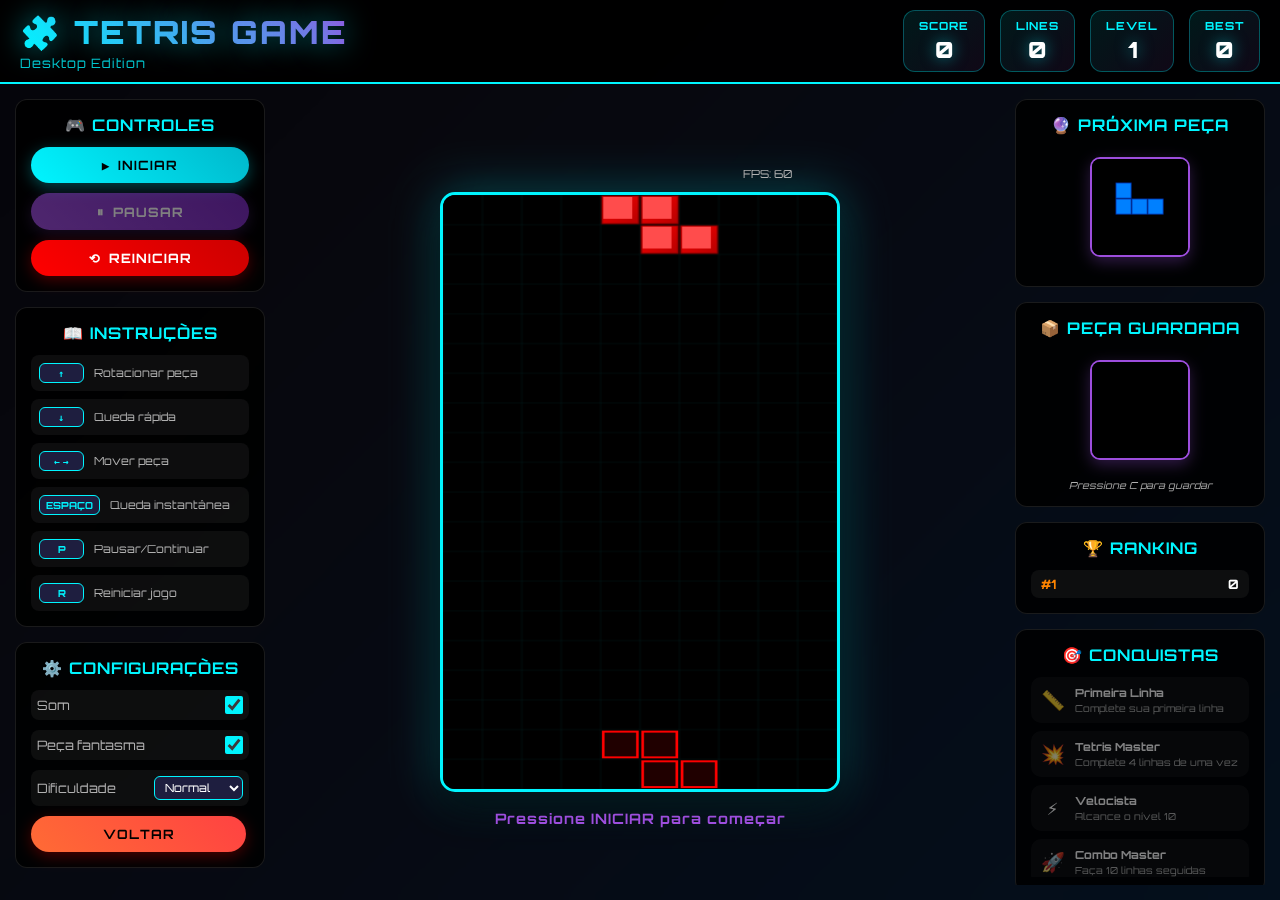
<file: jogos/tetris/tetris.html>
<!DOCTYPE html>
<html lang="pt-BR">
<head>
    <meta charset="UTF-8">
    <meta name="viewport" content="width=device-width, initial-scale=1.0">
    <title>🧩 Tetris Game - Desktop Edition</title>
    <link href="https://fonts.googleapis.com/css2?family=Orbitron:wght@400;700;900&display=swap" rel="stylesheet">
    <link rel="stylesheet" href="tetris.css">
</head>
<body>
    <div class="desktop-container">
        <!-- Game Header -->
        <header class="game-header">
            <div class="title-section">
                <h1>🧩 TETRIS GAME</h1>
                <div class="subtitle">Desktop Edition</div>
            </div>
            
            <div class="stats-panel">
                <div class="stat-item">
                    <div class="stat-label">SCORE</div>
                    <div class="stat-value" id="score">0</div>
                </div>
                <div class="stat-item">
                    <div class="stat-label">LINES</div>
                    <div class="stat-value" id="lines">0</div>
                </div>
                <div class="stat-item">
                    <div class="stat-label">LEVEL</div>
                    <div class="stat-value" id="level">1</div>
                </div>
                <div class="stat-item">
                    <div class="stat-label">BEST</div>
                    <div class="stat-value" id="highScore">0</div>
                </div>
            </div>
        </header>

        <!-- Main Game Area -->
        <div class="game-area">
            <!-- Left Sidebar -->
            <aside class="left-sidebar">
                <div class="controls-section">
                    <h3>🎮 CONTROLES</h3>
                    <div class="control-group">
                        <button id="startBtn" class="btn btn-primary">
                            <span class="btn-icon">▶</span>
                            <span class="btn-text">INICIAR</span>
                        </button>
                        <button id="pauseBtn" class="btn btn-secondary" disabled>
                            <span class="btn-icon">⏸</span>
                            <span class="btn-text">PAUSAR</span>
                        </button>
                        <button id="resetBtn" class="btn btn-danger">
                            <span class="btn-icon">⟲</span>
                            <span class="btn-text">REINICIAR</span>
                        </button>
                    </div>
                </div>

                <div class="info-section">
                    <h3>📖 INSTRUÇÕES</h3>
                    <div class="instruction-list">
                        <div class="instruction-item">
                            <span class="key-combo">↑</span>
                            <span class="instruction-text">Rotacionar peça</span>
                        </div>
                        <div class="instruction-item">
                            <span class="key-combo">↓</span>
                            <span class="instruction-text">Queda rápida</span>
                        </div>
                        <div class="instruction-item">
                            <span class="key-combo">← →</span>
                            <span class="instruction-text">Mover peça</span>
                        </div>
                        <div class="instruction-item">
                            <span class="key-combo">ESPAÇO</span>
                            <span class="instruction-text">Queda instantânea</span>
                        </div>
                        <div class="instruction-item">
                            <span class="key-combo">P</span>
                            <span class="instruction-text">Pausar/Continuar</span>
                        </div>
                        <div class="instruction-item">
                            <span class="key-combo">R</span>
                            <span class="instruction-text">Reiniciar jogo</span>
                        </div>
                        <div class="instruction-item mobile-only">
                            <span class="key-combo">TOQUE</span>
                            <span class="instruction-text">Use os botões abaixo</span>
                        </div>
                    </div>
                </div>

                <div class="settings-section">
                    <h3>⚙️ CONFIGURAÇÕES</h3>
                    <div class="setting-item">
                        <label for="soundToggle">Som</label>
                        <input type="checkbox" id="soundToggle" checked>
                    </div>
                    <div class="setting-item">
                        <label for="ghostToggle">Peça fantasma</label>
                        <input type="checkbox" id="ghostToggle" checked>
                    </div>
                    <div class="setting-item">
                        <label for="difficultySelect">Dificuldade</label>
                        <select id="difficultySelect">
                            <option value="easy">Fácil</option>
                            <option value="normal" selected>Normal</option>
                            <option value="hard">Difícil</option>
                            <option value="extreme">Extremo</option>
                        </select>
                    </div>
                    <button id="solveBtn" class="btn btn-back" onclick="window.location.href='../../index.html'">
                        <span class="btn-text">VOLTAR</span>
                    </button>
                </div>
            </aside>

            <!-- Game Board -->
            <main class="game-board-container">
                <div class="game-board">
                    <canvas id="gameCanvas" width="300" height="600"></canvas>
                    <div class="game-status" id="gameStatus">Pressione INICIAR para começar</div>
                    <div class="fps-counter" id="fpsCounter">FPS: 60</div>
                </div>
            </main>

            <!-- Right Sidebar -->
            <aside class="right-sidebar">
                <div class="next-piece-section">
                    <h3>🔮 PRÓXIMA PEÇA</h3>
                    <canvas id="nextCanvas" width="120" height="120"></canvas>
                </div>

                <div class="hold-piece-section">
                    <h3>📦 PEÇA GUARDADA</h3>
                    <canvas id="holdCanvas" width="120" height="120"></canvas>
                    <div class="hold-hint">Pressione C para guardar</div>
                </div>

                <div class="leaderboard-section">
                    <h3>🏆 RANKING</h3>
                    <div class="leaderboard" id="leaderboard">
                        <div class="score-entry">
                            <span class="rank">#1</span>
                            <span class="points">0</span>
                        </div>
                    </div>
                </div>

                <div class="achievements-section">
                    <h3>🎯 CONQUISTAS</h3>
                    <div class="achievements-list" id="achievementsList">
                        <div class="achievement locked">
                            <div class="achievement-icon">📏</div>
                            <div class="achievement-info">
                                <div class="achievement-name">Primeira Linha</div>
                                <div class="achievement-desc">Complete sua primeira linha</div>
                            </div>
                        </div>
                        <div class="achievement locked">
                            <div class="achievement-icon">💥</div>
                            <div class="achievement-info">
                                <div class="achievement-name">Tetris Master</div>
                                <div class="achievement-desc">Complete 4 linhas de uma vez</div>
                            </div>
                        </div>
                        <div class="achievement locked">
                            <div class="achievement-icon">⚡</div>
                            <div class="achievement-info">
                                <div class="achievement-name">Velocista</div>
                                <div class="achievement-desc">Alcance o nível 10</div>
                            </div>
                        </div>
                        <div class="achievement locked">
                            <div class="achievement-icon">🚀</div>
                            <div class="achievement-info">
                                <div class="achievement-name">Combo Master</div>
                                <div class="achievement-desc">Faça 10 linhas seguidas</div>
                            </div>
                        </div>
                    </div>
                </div>
            </aside>
        </div>

        <!-- Mobile Controls (shown only on mobile) -->
        <div class="mobile-controls" id="mobileControls">
            <div class="mobile-control-buttons">
                <button id="mobileStartBtn" class="mobile-action-btn btn-primary">
                    <span class="btn-icon">▶</span>
                    INICIAR
                </button>
                <button id="mobilePauseBtn" class="mobile-action-btn btn-secondary" disabled>
                    <span class="btn-icon">⏸</span>
                    PAUSAR
                </button>
                <button id="mobileResetBtn" class="mobile-action-btn btn-danger">
                    <span class="btn-icon">⟲</span>
                    RESET
                </button>
            </div>
            <div class="mobile-game-controls">
                <div class="mobile-dpad">
                    <button class="mobile-btn rotate" data-action="rotate">↻</button>
                    <button class="mobile-btn left" data-action="left">←</button>
                    <button class="mobile-btn down" data-action="down">↓</button>
                    <button class="mobile-btn right" data-action="right">→</button>
                    <button class="mobile-btn drop" data-action="drop">⬇</button>
                </div>
                <div class="mobile-special-controls">
                    <button class="mobile-btn hold" data-action="hold">📦</button>
                    <button class="mobile-btn pause" data-action="pause">⏸</button>
                </div>
            </div>
        </div>
    </div>

    <!-- Game Over Modal -->
    <div id="gameOverModal" class="modal">
        <div class="modal-content">
            <div class="modal-header">
                <h2>💀 GAME OVER</h2>
                <button class="modal-close" id="modalClose">&times;</button>
            </div>
            <div class="modal-body">
                <div class="final-stats">
                    <div class="final-stat">
                        <div class="final-stat-label">PONTUAÇÃO FINAL</div>
                        <div class="final-stat-value" id="finalScore">0</div>
                    </div>
                    <div class="final-stat">
                        <div class="final-stat-label">LINHAS COMPLETADAS</div>
                        <div class="final-stat-value" id="finalLines">0</div>
                    </div>
                    <div class="final-stat">
                        <div class="final-stat-label">NÍVEL ALCANÇADO</div>
                        <div class="final-stat-value" id="finalLevel">1</div>
                    </div>
                    <div class="final-stat">
                        <div class="final-stat-label">TEMPO DE JOGO</div>
                        <div class="final-stat-value" id="gameTime">00:00</div>
                    </div>
                </div>
                <div id="newRecord" class="new-record">
                    🏆 NOVO RECORDE! 🏆
                </div>
                <div class="achievements-earned" id="achievementsEarned"></div>
            </div>
            <div class="modal-footer">
                <button id="playAgainBtn" class="btn btn-primary btn-large">
                    <span class="btn-icon">🎮</span>
                    <span class="btn-text">JOGAR NOVAMENTE</span>
                </button>
                <button id="mainMenuBtn" class="btn btn-secondary btn-large">
                    <span class="btn-icon">🏠</span>
                    <span class="btn-text">MENU PRINCIPAL</span>
                </button>
            </div>
        </div>
    </div>

    <!-- Pause Menu -->
    <div id="pauseMenu" class="modal">
        <div class="modal-content">
            <div class="modal-header">
                <h2>⏸️ JOGO PAUSADO</h2>
            </div>
            <div class="modal-body">
                <div class="pause-stats">
                    <div class="pause-stat">
                        <span>Pontuação:</span>
                        <span id="pauseScore">0</span>
                    </div>
                    <div class="pause-stat">
                        <span>Linhas:</span>
                        <span id="pauseLines">0</span>
                    </div>
                    <div class="pause-stat">
                        <span>Nível:</span>
                        <span id="pauseLevel">1</span>
                    </div>
                    <div class="pause-stat">
                        <span>Tempo:</span>
                        <span id="pauseTime">00:00</span>
                    </div>
                </div>
            </div>
            <div class="modal-footer">
                <button id="resumeBtn" class="btn btn-primary">
                    <span class="btn-icon">▶</span>
                    <span class="btn-text">CONTINUAR</span>
                </button>
                <button id="pauseResetBtn" class="btn btn-danger">
                    <span class="btn-icon">⟲</span>
                    <span class="btn-text">REINICIAR</span>
                </button>
            </div>
        </div>
    </div>

    <!-- Line Clear Effect -->
    <div id="lineClearEffect" class="line-clear-effect">
        <div class="line-clear-text">TETRIS!</div>
        <div class="line-clear-multiplier">+400</div>
    </div>

    <script src="tetris.js"></script>
</body>
</html>
</file>
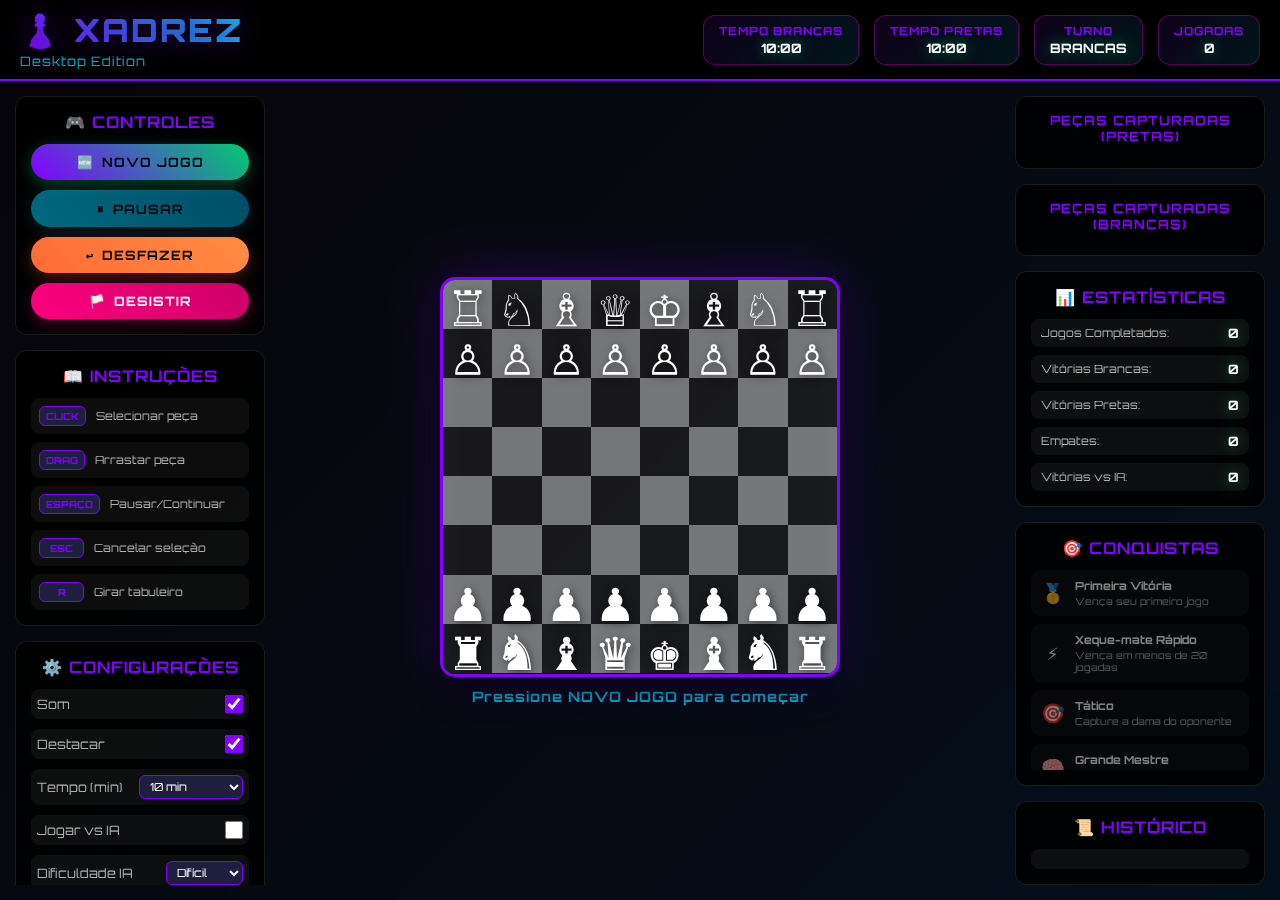
<file: jogos/xadrez/xadrez.html>
<!DOCTYPE html>
<html lang="pt-BR">
<head>
    <meta charset="UTF-8">
    <meta name="viewport" content="width=device-width, initial-scale=1.0">
    <title>♟️ Xadrez - Desktop Edition</title>
    <link href="https://fonts.googleapis.com/css2?family=Orbitron:wght@400;700;900&display=swap" rel="stylesheet">
    <link rel="stylesheet" href="xadrez.css">
</head>
<body>
    <div class="desktop-container">
        <!-- Game Header -->
        <header class="game-header">
            <div class="title-section">
                <h1>♟️ XADREZ</h1>
                <div class="subtitle">Desktop Edition</div>
            </div>
            
            <div class="stats-panel">
                <div class="stat-item">
                    <div class="stat-label">TEMPO BRANCAS</div>
                    <div class="stat-value" id="whiteTime">10:00</div>
                </div>
                <div class="stat-item">
                    <div class="stat-label">TEMPO PRETAS</div>
                    <div class="stat-value" id="blackTime">10:00</div>
                </div>
                <div class="stat-item">
                    <div class="stat-label">TURNO</div>
                    <div class="stat-value" id="currentTurn">BRANCAS</div>
                </div>
                <div class="stat-item">
                    <div class="stat-label">JOGADAS</div>
                    <div class="stat-value" id="moveCount">0</div>
                </div>
            </div>
        </header>

        <!-- Main Game Area -->
        <div class="game-area">
            <!-- Left Sidebar -->
            <aside class="left-sidebar">
                <div class="controls-section">
                    <h3>🎮 CONTROLES</h3>
                    <div class="control-group">
                        <button id="newGameBtn" class="btn btn-primary">
                            <span class="btn-icon">🆕</span>
                            <span class="btn-text">NOVO JOGO</span>
                        </button>
                        <button id="pauseBtn" class="btn btn-secondary" disabled>
                            <span class="btn-icon">⏸</span>
                            <span class="btn-text">PAUSAR</span>
                        </button>
                        <button id="undoBtn" class="btn btn-warning">
                            <span class="btn-icon">↩</span>
                            <span class="btn-text">DESFAZER</span>
                        </button>
                        <button id="resignBtn" class="btn btn-danger">
                            <span class="btn-icon">🏳️</span>
                            <span class="btn-text">DESISTIR</span>
                        </button>
                    </div>
                </div>

                <div class="info-section">
                    <h3>📖 INSTRUÇÕES</h3>
                    <div class="instruction-list">
                        <div class="instruction-item">
                            <span class="key-combo">CLICK</span>
                            <span class="instruction-text">Selecionar peça</span>
                        </div>
                        <div class="instruction-item">
                            <span class="key-combo">DRAG</span>
                            <span class="instruction-text">Arrastar peça</span>
                        </div>
                        <div class="instruction-item">
                            <span class="key-combo">ESPAÇO</span>
                            <span class="instruction-text">Pausar/Continuar</span>
                        </div>
                        <div class="instruction-item">
                            <span class="key-combo">ESC</span>
                            <span class="instruction-text">Cancelar seleção</span>
                        </div>
                        <div class="instruction-item">
                            <span class="key-combo">R</span>
                            <span class="instruction-text">Girar tabuleiro</span>
                        </div>
                        <div class="instruction-item mobile-only">
                            <span class="key-combo">TOQUE</span>
                            <span class="instruction-text">Selecione e mova</span>
                        </div>
                    </div>
                </div>

                <div class="settings-section">
                    <h3>⚙️ CONFIGURAÇÕES</h3>
                    <div class="setting-item">
                        <label for="soundToggle">Som</label>
                        <input type="checkbox" id="soundToggle" checked>
                    </div>
                    <div class="setting-item">
                        <label for="highlightToggle">Destacar</label>
                        <input type="checkbox" id="highlightToggle" checked>
                    </div>
                    <div class="setting-item">
                        <label for="timeControl">Tempo (min)</label>
                        <select id="timeControl">
                            <option value="1">1 min</option>
                            <option value="3">3 min</option>
                            <option value="5">5 min</option>
                            <option value="10" selected>10 min</option>
                            <option value="15">15 min</option>
                            <option value="0">Sem tempo</option>
                        </select>
                    </div>
                    <div class="setting-item">
                        <label for="aiToggle">Jogar vs IA</label>
                        <input type="checkbox" id="aiToggle">
                    </div>
                    <div class="setting-item">
                        <label for="aiDifficulty">Dificuldade IA</label>
                        <select id="aiDifficulty">
                            <option value="1">Fácil</option>
                            <option value="2">Médio</option>
                            <option value="3" selected>Difícil</option>
                            <option value="4">Expert</option>
                        </select>
                    </div>
                    <button id="solveBtn" class="btn btn-back" onclick="window.location.href='../../index.html'">
                        <span class="btn-text">VOLTAR</span>
                    </button>
                </div>
            </aside>

            <!-- Game Board -->
            <main class="game-board-container">

                <div class="game-board">
                    <div id="chessBoard" class="chess-board"></div>
                    <div class="game-status" id="gameStatus">Pressione NOVO JOGO para começar</div>
                </div>
                
                <!-- Promotion Modal -->
                <div id="promotionModal" class="promotion-modal">
                    <div class="promotion-content">
                        <h4>ESCOLHA A PROMOÇÃO</h4>
                        <div class="promotion-pieces">
                            <button class="promotion-piece" data-piece="queen">♕</button>
                            <button class="promotion-piece" data-piece="rook">♖</button>
                            <button class="promotion-piece" data-piece="bishop">♗</button>
                            <button class="promotion-piece" data-piece="knight">♘</button>
                        </div>
                    </div>
                </div>
            </main>

            <!-- Right Sidebar -->
            <aside class="right-sidebar">
                <div class="captured-pieces" id="blackCaptured">
                    <span class="captured-label">PEÇAS CAPTURADAS (PRETAS)</span>
                    <div class="captured-list"></div>
                </div>
                
                <div class="captured-pieces" id="whiteCaptured">
                    <span class="captured-label">PEÇAS CAPTURADAS (BRANCAS)</span>
                    <div class="captured-list"></div>
                </div>
                
                <div class="statistics-section">
                    <h3>📊 ESTATÍSTICAS</h3>
                    <div class="stat-list" id="statsList">
                        <div class="stat-row">
                            <span class="stat-name">Jogos Completados:</span>
                            <span class="stat-value" id="gamesCompleted">0</span>
                        </div>
                        <div class="stat-row">
                            <span class="stat-name">Vitórias Brancas:</span>
                            <span class="stat-value" id="whiteWins">0</span>
                        </div>
                        <div class="stat-row">
                            <span class="stat-name">Vitórias Pretas:</span>
                            <span class="stat-value" id="blackWins">0</span>
                        </div>
                        <div class="stat-row">
                            <span class="stat-name">Empates:</span>
                            <span class="stat-value" id="draws">0</span>
                        </div>
                        <div class="stat-row">
                            <span class="stat-name">Vitórias vs IA:</span>
                            <span class="stat-value" id="aiWins">0</span>
                        </div>
                    </div>
                </div>

                <div class="achievements-section">
                    <h3>🎯 CONQUISTAS</h3>
                    <div class="achievements-list" id="achievementsList">
                        <div class="achievement locked">
                            <div class="achievement-icon">🥇</div>
                            <div class="achievement-info">
                                <div class="achievement-name">Primeira Vitória</div>
                                <div class="achievement-desc">Vença seu primeiro jogo</div>
                            </div>
                        </div>
                        <div class="achievement locked">
                            <div class="achievement-icon">⚡</div>
                            <div class="achievement-info">
                                <div class="achievement-name">Xeque-mate Rápido</div>
                                <div class="achievement-desc">Vença em menos de 20 jogadas</div>
                            </div>
                        </div>
                        <div class="achievement locked">
                            <div class="achievement-icon">🎯</div>
                            <div class="achievement-info">
                                <div class="achievement-name">Tático</div>
                                <div class="achievement-desc">Capture a dama do oponente</div>
                            </div>
                        </div>
                        <div class="achievement locked">
                            <div class="achievement-icon">🧠</div>
                            <div class="achievement-info">
                                <div class="achievement-name">Grande Mestre</div>
                                <div class="achievement-desc">Vença 10 jogos</div>
                            </div>
                        </div>
                        <div class="achievement locked">
                            <div class="achievement-icon">🤖</div>
                            <div class="achievement-info">
                                <div class="achievement-name">Destruidor de IA</div>
                                <div class="achievement-desc">Vença a IA no nível Expert</div>
                            </div>
                        </div>
                    </div>
                </div>

                <div class="move-history-section">
                    <h3>📜 HISTÓRICO</h3>
                    <div class="move-history" id="moveHistory">
                        <div class="move-list" id="moveList"></div>
                    </div>
                </div>
            </aside>
        </div>

        <!-- Mobile Controls -->
        <div class="mobile-controls" id="mobileControls">
            <div class="mobile-control-buttons">
                <button id="mobileNewGameBtn" class="mobile-action-btn btn-primary">
                    <span class="btn-icon">🆕</span>
                    NOVO
                </button>
                <button id="mobilePauseBtn" class="mobile-action-btn btn-secondary" disabled>
                    <span class="btn-icon">⏸</span>
                    PAUSAR
                </button>
                <button id="mobileUndoBtn" class="mobile-action-btn btn-warning">
                    <span class="btn-icon">↩</span>
                    DESFAZER
                </button>
                <button id="mobileRotateBtn" class="mobile-action-btn btn-danger">
                    <span class="btn-icon">🔄</span>
                    GIRAR
                </button>
            </div>
        </div>
    </div>

    <!-- Victory Modal -->
    <div id="victoryModal" class="modal">
        <div class="modal-content">
            <div class="modal-header">
                <h2>🎉 FIM DE JOGO!</h2>
                <button class="modal-close" id="modalClose">&times;</button>
            </div>
            <div class="modal-body">
                <div class="final-result" id="finalResult">XEQUE-MATE!</div>
                <div class="final-stats">
                    <div class="final-stat">
                        <div class="final-stat-label">VENCEDOR</div>
                        <div class="final-stat-value" id="winner">BRANCAS</div>
                    </div>
                    <div class="final-stat">
                        <div class="final-stat-label">JOGADAS</div>
                        <div class="final-stat-value" id="finalMoves">0</div>
                    </div>
                    <div class="final-stat">
                        <div class="final-stat-label">TEMPO</div>
                        <div class="final-stat-value" id="finalTime">00:00</div>
                    </div>
                </div>
                <div class="achievements-earned" id="achievementsEarned"></div>
            </div>
            <div class="modal-footer">
                <button id="playAgainBtn" class="btn btn-primary btn-large">
                    <span class="btn-icon">🎮</span>
                    <span class="btn-text">JOGAR NOVAMENTE</span>
                </button>
                <button id="mainMenuBtn" class="btn btn-secondary btn-large">
                    <span class="btn-icon">🏠</span>
                    <span class="btn-text">MENU PRINCIPAL</span>
                </button>
            </div>
        </div>
    </div>

    <!-- Pause Menu -->
    <div id="pauseMenu" class="modal">
        <div class="modal-content">
            <div class="modal-header">
                <h2>⏸️ JOGO PAUSADO</h2>
            </div>
            <div class="modal-body">
                <div class="pause-stats">
                    <div class="pause-stat">
                        <span>Turno Atual:</span>
                        <span id="pauseTurn">BRANCAS</span>
                    </div>
                    <div class="pause-stat">
                        <span>Jogadas:</span>
                        <span id="pauseMoves">0</span>
                    </div>
                    <div class="pause-stat">
                        <span>Tempo Decorrido:</span>
                        <span id="pauseTime">00:00</span>
                    </div>
                </div>
            </div>
            <div class="modal-footer">
                <button id="resumeBtn" class="btn btn-primary">
                    <span class="btn-icon">▶</span>
                    <span class="btn-text">CONTINUAR</span>
                </button>
                <button id="pauseResetBtn" class="btn btn-danger">
                    <span class="btn-icon">⟲</span>
                    <span class="btn-text">REINICIAR</span>
                </button>
            </div>
        </div>
    </div>

    <script src="xadrez.js"></script>
</body>
</html>
</file>
<file: jogos/breakout/breakout.css>
@import url('https://fonts.googleapis.com/css2?family=Orbitron:wght@400;700;900&display=swap');

:root {
    --primary-color: #00ff88;
    --secondary-color: #00d4ff;
    --accent-color: #ff0080;
    --warning-color: #ff6b35;
    --success-color: #28a745;
    --breakout-orange: #ff8500;
    --breakout-yellow: #ffff00;
    --breakout-green: #00ff00;
    --breakout-blue: #0080ff;
    --breakout-purple: #9d4edd;
    --breakout-red: #ff0000;
    --breakout-cyan: #00f5ff;
    --dark-bg: #0f0f23;
    --dark-secondary: #1a1a2e;
    --dark-tertiary: #16213e;
    --dark-quaternary: #0f3460;
    --dark-surface: #1e1e3f;
    --text-primary: #ffffff;
    --text-secondary: #b0b0b0;
    --border-color: rgba(255, 255, 255, 0.1);
}

* {
    margin: 0;
    padding: 0;
    box-sizing: border-box;
}

body {
    font-family: 'Orbitron', monospace;
    background: linear-gradient(135deg, var(--dark-bg) 0%, var(--dark-secondary) 25%, var(--dark-tertiary) 50%, var(--dark-quaternary) 100%);
    min-height: 100vh;
    color: var(--text-primary);
    position: relative;
    overflow: hidden;
}

/* Animated background particles */
body::before {
    content: '';
    position: fixed;
    top: 0;
    left: 0;
    width: 100%;
    height: 100%;
    background-image: 
        radial-gradient(2px 2px at 20px 30px, var(--breakout-cyan), transparent),
        radial-gradient(2px 2px at 40px 70px, var(--breakout-orange), transparent),
        radial-gradient(1px 1px at 90px 40px, var(--breakout-purple), transparent),
        radial-gradient(1px 1px at 130px 80px, var(--breakout-yellow), transparent);
    background-repeat: repeat;
    background-size: 200px 100px;
    animation: sparkle 8s linear infinite;
    opacity: 0.15;
    z-index: -1;
}

@keyframes sparkle {
    0%, 100% { transform: translateY(0px) rotate(0deg); }
    50% { transform: translateY(-20px) rotate(180deg); }
}

/* Desktop Container */
.desktop-container {
    width: 100vw;
    height: 100vh;
    display: flex;
    flex-direction: column;
    background: rgba(0, 0, 0, 0.7);
    backdrop-filter: blur(10px);
    overflow: hidden;
}

/* Header */
.game-header {
    display: flex;
    justify-content: space-between;
    align-items: center;
    padding: 10px 20px;
    background: rgba(0, 0, 0, 0.8);
    border-bottom: 2px solid var(--breakout-orange);
    backdrop-filter: blur(20px);
    flex-wrap: wrap;
    gap: 10px;
    min-height: 70px;
    flex-shrink: 0;
}

.title-section h1 {
    background: linear-gradient(45deg, var(--breakout-orange), var(--breakout-yellow));
    -webkit-background-clip: text;
    -webkit-text-fill-color: transparent;
    background-clip: text;
    font-size: clamp(1.5rem, 3vw, 2rem);
    font-weight: 900;
    letter-spacing: 2px;
    text-shadow: 0 0 30px rgba(255, 133, 0, 0.5);
    animation: titleGlow 3s ease-in-out infinite alternate;
}

.subtitle {
    color: var(--breakout-orange);
    font-size: clamp(0.6rem, 1.5vw, 0.8rem);
    font-weight: 400;
    letter-spacing: 1px;
    margin-top: 3px;
    opacity: 0.8;
}

@keyframes titleGlow {
    0% { filter: brightness(1); }
    100% { filter: brightness(1.2); }
}

.stats-panel {
    display: flex;
    gap: 15px;
    flex-wrap: wrap;
    justify-content: center;
}

.stat-item {
    text-align: center;
    background: linear-gradient(135deg, rgba(255, 133, 0, 0.1), rgba(255, 255, 0, 0.1));
    border: 1px solid rgba(255, 133, 0, 0.3);
    border-radius: 12px;
    padding: 8px 15px;
    backdrop-filter: blur(10px);
    transition: all 0.3s ease;
    min-width: 70px;
}

.stat-item:hover {
    transform: translateY(-2px);
    box-shadow: 0 10px 25px rgba(255, 133, 0, 0.2);
}

.stat-label {
    font-size: clamp(0.5rem, 1.2vw, 0.7rem);
    color: var(--breakout-orange);
    font-weight: 700;
    letter-spacing: 1px;
    margin-bottom: 2px;
}

.stat-value {
    font-size: clamp(1rem, 2.5vw, 1.4rem);
    color: var(--text-primary);
    font-weight: 900;
    text-shadow: 0 0 15px rgba(255, 133, 0, 0.5);
}

/* Game Area */
.game-area {
    display: flex;
    flex: 1;
    gap: 15px;
    padding: 15px;
    overflow: hidden;
    min-height: 0;
}

/* Sidebars */
.left-sidebar, .right-sidebar {
    width: 250px;
    display: flex;
    flex-direction: column;
    gap: 15px;
    overflow-y: auto;
    flex-shrink: 0;
}

.left-sidebar > div, .right-sidebar > div {
    background: rgba(0, 0, 0, 0.6);
    border: 1px solid var(--border-color);
    border-radius: 12px;
    padding: 15px;
    backdrop-filter: blur(15px);
}

.left-sidebar h3, .right-sidebar h3 {
    color: var(--breakout-orange);
    font-size: clamp(0.8rem, 1.8vw, 1rem);
    font-weight: 700;
    margin-bottom: 12px;
    letter-spacing: 1px;
    text-align: center;
}

/* Power-ups Section */
.power-up-list {
    display: flex;
    flex-direction: column;
    gap: 8px;
}

.power-up-item {
    display: flex;
    align-items: center;
    gap: 10px;
    padding: 8px;
    background: rgba(255, 255, 255, 0.05);
    border-radius: 8px;
    transition: all 0.3s ease;
}

.power-up-item:hover {
    background: rgba(255, 133, 0, 0.1);
    transform: translateX(5px);
}

.power-up-icon {
    font-size: clamp(0.8rem, 1.8vw, 1rem);
    width: 25px;
    text-align: center;
}

.power-up-name {
    color: var(--text-secondary);
    font-size: clamp(0.6rem, 1.4vw, 0.7rem);
    font-weight: 400;
}

/* Progress Section */
.progress-info {
    display: flex;
    flex-direction: column;
    gap: 10px;
}

.progress-item {
    display: flex;
    justify-content: space-between;
    align-items: center;
    font-size: clamp(0.6rem, 1.4vw, 0.7rem);
}

.progress-label {
    color: var(--text-secondary);
    font-weight: 400;
}

.progress-value {
    color: var(--text-primary);
    font-weight: 700;
}

.progress-bar {
    width: 100%;
    height: 8px;
    background: rgba(255, 255, 255, 0.1);
    border-radius: 4px;
    overflow: hidden;
    margin: 8px 0;
}

.progress-fill {
    height: 100%;
    background: linear-gradient(90deg, var(--breakout-orange), var(--breakout-yellow));
    border-radius: 4px;
    transition: width 0.3s ease;
    width: 0%;
    box-shadow: 0 0 10px rgba(255, 133, 0, 0.5);
}

/* Level Preview */
#previewCanvas {
    border: 2px solid var(--breakout-purple);
    border-radius: 10px;
    background: #000;
    box-shadow: 0 5px 15px rgba(157, 78, 221, 0.3);
    width: 100%;
    height: auto;
    margin: 10px 0;
    max-width: 215px;
    max-height: 160px;
}

.level-info {
    text-align: center;
    margin-top: 10px;
}

.level-name {
    color: var(--text-primary);
    font-size: clamp(0.7rem, 1.6vw, 0.8rem);
    font-weight: 700;
    margin-bottom: 5px;
}

.level-bonus {
    color: var(--breakout-yellow);
    font-size: clamp(0.6rem, 1.4vw, 0.7rem);
    font-weight: 400;
}

/* Controls Section */
.control-group {
    display: flex;
    flex-direction: column;
    gap: 10px;
}

.btn {
    display: flex;
    align-items: center;
    justify-content: center;
    gap: 8px;
    padding: 10px 16px;
    border: none;
    border-radius: 20px;
    font-family: 'Orbitron', monospace;
    font-size: clamp(0.6rem, 1.5vw, 0.8rem);
    font-weight: 700;
    cursor: pointer;
    transition: all 0.3s ease;
    text-transform: uppercase;
    letter-spacing: 1px;
    position: relative;
    overflow: hidden;
    touch-action: manipulation;
}

.btn::before {
    content: '';
    position: absolute;
    top: 0;
    left: -100%;
    width: 100%;
    height: 100%;
    background: linear-gradient(90deg, transparent, rgba(255, 255, 255, 0.2), transparent);
    transition: left 0.5s;
}

.btn:hover::before {
    left: 100%;
}

.btn:hover {
    transform: translateY(-2px);
    box-shadow: 0 8px 20px rgba(0, 0, 0, 0.3);
}

.btn:active {
    transform: translateY(0);
}

.btn-primary {
    background: linear-gradient(45deg, var(--breakout-orange), #cc6b00);
    color: #fff;
    box-shadow: 0 4px 15px rgba(255, 133, 0, 0.3);
}

.btn-secondary {
    background: linear-gradient(45deg, var(--breakout-cyan), #00b8cc);
    color: #000;
    box-shadow: 0 4px 15px rgba(0, 245, 255, 0.3);
}

.btn-danger {
    background: linear-gradient(45deg, var(--breakout-red), #cc0000);
    color: #fff;
    box-shadow: 0 4px 15px rgba(255, 0, 0, 0.3);
}

.btn:disabled {
    opacity: 0.5;
    cursor: not-allowed;
    transform: none;
}

.btn:disabled:hover {
    transform: none;
    box-shadow: none;
}

.btn-back {
    background: linear-gradient(45deg, var(--warning-color),rgb(255, 66, 66));
    color: #000;
    box-shadow: 0 4px 15px rgba(255, 0, 0, 0.3);
    width: 215px;
}

/* Instructions */
.instruction-list {
    display: flex;
    flex-direction: column;
    gap: 8px;
}

.instruction-item {
    display: flex;
    align-items: center;
    gap: 10px;
    padding: 8px;
    background: rgba(255, 255, 255, 0.05);
    border-radius: 8px;
    transition: all 0.3s ease;
}

.instruction-item:hover {
    background: rgba(255, 133, 0, 0.1);
    transform: translateX(5px);
}

.key-combo {
    background: var(--dark-surface);
    border: 1px solid var(--breakout-orange);
    border-radius: 6px;
    padding: 3px 6px;
    font-size: clamp(0.5rem, 1.2vw, 0.6rem);
    font-weight: 700;
    color: var(--breakout-orange);
    min-width: 45px;
    text-align: center;
}

.instruction-text {
    color: var(--text-secondary);
    font-size: clamp(0.6rem, 1.4vw, 0.7rem);
    font-weight: 400;
}

/* Mobile-only instructions */
.mobile-only {
    display: none;
}

/* Settings */
.setting-item {
    display: flex;
    justify-content: space-between;
    align-items: center;
    margin-bottom: 10px;
    padding: 6px;
    background: rgba(255, 255, 255, 0.05);
    border-radius: 8px;
}

.setting-item label {
    color: var(--text-secondary);
    font-size: clamp(0.6rem, 1.4vw, 0.8rem);
    font-weight: 400;
}

.setting-item input[type="checkbox"] {
    width: 18px;
    height: 18px;
    accent-color: var(--breakout-orange);
}

.setting-item select {
    background: var(--dark-surface);
    border: 1px solid var(--breakout-orange);
    border-radius: 6px;
    padding: 3px 6px;
    color: var(--text-primary);
    font-family: 'Orbitron', monospace;
    font-size: clamp(0.5rem, 1.2vw, 0.7rem);
}

/* Game Board Container */
.game-board-container {
    flex: 1;
    display: flex;
    justify-content: center;
    align-items: center;
    padding: 10px;
    min-height: 0;
    position: relative;
}

.game-board {
    position: relative;
    display: flex;
    flex-direction: column;
    align-items: center;
    justify-content: center;
    max-width: 100%;
    max-height: 100%;
}

#gameCanvas {
    border: 3px solid var(--breakout-orange);
    border-radius: 15px;
    background: #000;
    box-shadow: 
        0 20px 40px rgba(0, 0, 0, 0.6),
        inset 0 0 30px rgba(255, 133, 0, 0.1),
        0 0 50px rgba(255, 133, 0, 0.3);
    transition: all 0.3s ease;
    width: 350%;
    height: auto;
    max-width: min(500px, calc(100vh - 200px));
    max-height: min(700px, calc(100vh - 200px));
}

#gameCanvas:hover {
    box-shadow: 
        0 25px 50px rgba(0, 0, 0, 0.7),
        inset 0 0 40px rgba(255, 133, 0, 0.15),
        0 0 70px rgba(255, 133, 0, 0.4);
}

.game-status {
    position: absolute;
    bottom: -35px;
    left: 50%;
    transform: translateX(-50%);
    color: var(--breakout-cyan);
    font-size: clamp(0.7rem, 1.5vw, 0.9rem);
    font-weight: 700;
    letter-spacing: 1px;
    animation: pulse 2s ease-in-out infinite;
    text-align: center;
    white-space: nowrap;
}

.fps-counter {
    position: absolute;
    top: -25px;
    right: 0;
    color: var(--text-secondary);
    font-size: clamp(0.5rem, 1.2vw, 0.7rem);
    font-weight: 400;
}

.active-power-ups {
    position: absolute;
    top: -25px;
    left: 0;
    display: flex;
    gap: 5px;
    font-size: clamp(0.5rem, 1.2vw, 0.7rem);
}

.active-power-up {
    background: rgba(255, 133, 0, 0.2);
    border: 1px solid var(--breakout-orange);
    border-radius: 15px;
    padding: 2px 8px;
    color: var(--breakout-orange);
    font-weight: 700;
    animation: powerUpPulse 1s ease-in-out infinite alternate;
}

@keyframes powerUpPulse {
    0% { opacity: 0.7; }
    100% { opacity: 1; }
}

@keyframes pulse {
    0%, 100% { opacity: 0.7; }
    50% { opacity: 1; }
}

/* Mobile Controls */
.mobile-controls {
    display: none;
    position: fixed;
    bottom: 20px;
    left: 50%;
    transform: translateX(-50%);
    z-index: 1000;
    background: rgba(0, 0, 0, 0.9);
    border-radius: 20px;
    padding: 15px;
    backdrop-filter: blur(20px);
    border: 2px solid var(--breakout-orange);
    box-shadow: 0 10px 30px rgba(0, 0, 0, 0.8);
}

.mobile-control-buttons {
    display: flex;
    gap: 8px;
    margin-bottom: 15px;
    justify-content: center;
}

.mobile-action-btn {
    padding: 8px 12px;
    font-size: 0.7rem;
    border-radius: 10px;
    min-width: 70px;
}

.mobile-game-controls {
    display: flex;
    gap: 15px;
    align-items: center;
}

.mobile-paddle-controls {
    display: flex;
    gap: 5px;
    align-items: center;
}

.mobile-special-controls {
    display: flex;
    flex-direction: column;
    gap: 5px;
}

.mobile-btn {
    background: linear-gradient(45deg, var(--breakout-orange), #cc6b00);
    border: none;
    border-radius: 12px;
    color: #fff;
    font-size: 18px;
    font-weight: bold;
    cursor: pointer;
    transition: all 0.3s ease;
    display: flex;
    align-items: center;
    justify-content: center;
    touch-action: manipulation;
    user-select: none;
    min-width: 50px;
    min-height: 50px;
}

.mobile-btn:active {
    transform: scale(0.95);
    background: linear-gradient(45deg, #cc6b00, var(--breakout-orange));
}

.mobile-btn.launch { 
    background: linear-gradient(45deg, var(--breakout-cyan), #00b8cc);
    color: #000;
    font-size: 16px;
}

.mobile-btn.laser { 
    background: linear-gradient(45deg, var(--breakout-purple), #7b2cbf);
    color: #fff;
    font-size: 16px;
}

.mobile-btn.pause { 
    background: linear-gradient(45deg, var(--breakout-yellow), #cccc00);
    color: #000;
    font-size: 16px;
}

/* Leaderboard */
.leaderboard {
    display: flex;
    flex-direction: column;
    gap: 6px;
    max-height: 180px;
    overflow-y: auto;
}

.score-entry {
    display: flex;
    justify-content: space-between;
    align-items: center;
    padding: 6px 10px;
    background: rgba(255, 255, 255, 0.05);
    border-radius: 8px;
    transition: all 0.3s ease;
}

.score-entry:hover {
    background: rgba(255, 133, 0, 0.1);
}

.rank {
    color: var(--breakout-yellow);
    font-weight: 700;
    font-size: clamp(0.6rem, 1.4vw, 0.8rem);
}

.points {
    color: var(--text-primary);
    font-weight: 700;
    font-size: clamp(0.6rem, 1.4vw, 0.8rem);
}

/* Achievements */
.achievements-list {
    display: flex;
    flex-direction: column;
    gap: 8px;
    max-height: 200px;
    overflow-y: auto;
}

.achievement {
    display: flex;
    align-items: center;
    gap: 10px;
    padding: 8px;
    background: rgba(255, 255, 255, 0.05);
    border-radius: 10px;
    transition: all 0.3s ease;
    border: 1px solid transparent;
}

.achievement.unlocked {
    background: rgba(255, 133, 0, 0.1);
    border-color: var(--breakout-orange);
    animation: achievementGlow 2s ease-in-out;
}

.achievement.locked {
    opacity: 0.5;
}

@keyframes achievementGlow {
    0%, 100% { box-shadow: none; }
    50% { box-shadow: 0 0 20px rgba(255, 133, 0, 0.5); }
}

.achievement-icon {
    font-size: clamp(0.9rem, 2vw, 1.2rem);
    width: 25px;
    text-align: center;
}

.achievement-info {
    flex: 1;
}

.achievement-name {
    color: var(--text-primary);
    font-size: clamp(0.5rem, 1.2vw, 0.7rem);
    font-weight: 700;
    margin-bottom: 2px;
}

.achievement-desc {
    color: var(--text-secondary);
    font-size: clamp(0.4rem, 1vw, 0.6rem);
    font-weight: 400;
}

/* Modals */
.modal {
    display: none;
    position: fixed;
    z-index: 1000;
    left: 0;
    top: 0;
    width: 100%;
    height: 100%;
    background-color: rgba(0, 0, 0, 0.9);
    animation: fadeIn 0.3s ease;
    backdrop-filter: blur(8px);
    padding: 20px;
    box-sizing: border-box;
}

.modal-content {
    background: linear-gradient(135deg, rgba(0, 0, 0, 0.95), rgba(26, 26, 46, 0.95));
    border: 2px solid var(--breakout-orange);
    margin: 5% auto;
    padding: 30px;
    border-radius: 20px;
    width: 100%;
    max-width: 500px;
    text-align: center;
    box-shadow: 
        0 30px 60px rgba(0, 0, 0, 0.8),
        0 0 50px rgba(255, 133, 0, 0.3);
    animation: slideIn 0.3s ease;
    backdrop-filter: blur(20px);
    position: relative;
}

.modal-header {
    display: flex;
    justify-content: space-between;
    align-items: center;
    margin-bottom: 25px;
}

.modal-header h2 {
    color: var(--breakout-orange);
    font-size: clamp(1.2rem, 3vw, 1.8rem);
    font-weight: 900;
    text-shadow: 0 0 20px rgba(255, 133, 0, 0.5);
    letter-spacing: 2px;
    flex: 1;
}

.modal-close {
    background: none;
    border: none;
    color: var(--text-secondary);
    font-size: clamp(1.2rem, 3vw, 1.5rem);
    cursor: pointer;
    transition: all 0.3s ease;
    width: 35px;
    height: 35px;
    display: flex;
    align-items: center;
    justify-content: center;
    border-radius: 50%;
}

.modal-close:hover {
    color: var(--breakout-orange);
    background: rgba(255, 133, 0, 0.1);
}

.modal-body {
    margin: 20px 0;
}

.final-stats {
    display: grid;
    grid-template-columns: repeat(auto-fit, minmax(120px, 1fr));
    gap: 15px;
    margin-bottom: 20px;
}

.final-stat {
    background: rgba(255, 255, 255, 0.05);
    border-radius: 10px;
    padding: 12px;
}

.final-stat-label {
    color: var(--breakout-cyan);
    font-size: clamp(0.6rem, 1.5vw, 0.8rem);
    font-weight: 700;
    letter-spacing: 1px;
    margin-bottom: 6px;
}

.final-stat-value {
    color: var(--text-primary);
    font-size: clamp(1rem, 2.5vw, 1.4rem);
    font-weight: 900;
    text-shadow: 0 0 15px rgba(0, 245, 255, 0.5);
}

.new-record {
    display: none;
    color: var(--breakout-yellow);
    font-weight: 900;
    font-size: clamp(0.9rem, 2.5vw, 1.1rem);
    animation: recordPulse 1s infinite;
    text-shadow: 0 0 20px rgba(255, 255, 0, 0.6);
    letter-spacing: 1px;
    margin: 15px 0;
}

@keyframes recordPulse {
    0%, 100% { transform: scale(1); }
    50% { transform: scale(1.05); }
}

.modal-footer {
    display: flex;
    gap: 15px;
    justify-content: center;
    flex-wrap: wrap;
}

.btn-large {
    padding: 12px 25px;
    font-size: clamp(0.7rem, 2vw, 0.9rem);
}

/* Level Complete Modal */
.level-complete-stats {
    display: flex;
    flex-direction: column;
    gap: 15px;
    margin-bottom: 20px;
}

.level-complete-stat {
    display: flex;
    justify-content: space-between;
    align-items: center;
    padding: 10px 15px;
    background: rgba(255, 255, 255, 0.05);
    border-radius: 10px;
    border-left: 4px solid var(--breakout-orange);
}

.level-complete-stat .stat-label {
    color: var(--text-secondary);
    font-size: clamp(0.6rem, 1.5vw, 0.8rem);
    font-weight: 400;
}

.level-complete-stat .stat-value {
    color: var(--breakout-yellow);
    font-size: clamp(0.8rem, 2vw, 1rem);
    font-weight: 700;
}

.next-level-preview {
    text-align: center;
    padding: 15px;
    background: rgba(255, 255, 255, 0.05);
    border-radius: 10px;
    margin-top: 15px;
}

.next-level-preview h3 {
    color: var(--breakout-orange);
    font-size: clamp(0.8rem, 2vw, 1rem);
    font-weight: 700;
    margin-bottom: 8px;
}

.next-level-preview p {
    color: var(--text-secondary);
    font-size: clamp(0.6rem, 1.5vw, 0.8rem);
    font-style: italic;
}

/* Pause Menu */
.pause-stats {
    display: flex;
    flex-direction: column;
    gap: 12px;
    margin: 15px 0;
}

.pause-stat {
    display: flex;
    justify-content: space-between;
    align-items: center;
    padding: 8px 12px;
    background: rgba(255, 255, 255, 0.05);
    border-radius: 8px;
    font-size: clamp(0.7rem, 1.8vw, 0.9rem);
}

.pause-stat span:first-child {
    color: var(--text-secondary);
    font-weight: 400;
}

.pause-stat span:last-child {
    color: var(--text-primary);
    font-weight: 700;
}

.achievements-earned {
    margin: 15px 0;
}

.achievement-notification {
    background: linear-gradient(45deg, var(--breakout-orange), #ff9c42);
    color: #000;
    padding: 8px 12px;
    border-radius: 10px;
    margin: 4px 0;
    font-weight: 700;
    font-size: clamp(0.6rem, 1.5vw, 0.8rem);
    animation: achievementEarned 0.5s ease;
}

@keyframes achievementEarned {
    0% { transform: scale(0.8) translateY(20px); opacity: 0; }
    100% { transform: scale(1) translateY(0); opacity: 1; }
}

/* Power-up Effect */
.power-up-effect {
    position: fixed;
    top: 50%;
    left: 50%;
    transform: translate(-50%, -50%);
    z-index: 2000;
    display: none;
    text-align: center;
    pointer-events: none;
}

.power-up-text {
    font-family: 'Orbitron', monospace;
    font-size: clamp(1.5rem, 4vw, 3rem);
    font-weight: 900;
    color: var(--breakout-orange);
    text-shadow: 
        0 0 20px rgba(255, 133, 0, 0.8),
        0 0 40px rgba(255, 133, 0, 0.6),
        0 0 60px rgba(255, 133, 0, 0.4);
    animation: powerUpAnimation 2s ease-out;
    letter-spacing: 3px;
}

.power-up-name-display {
    font-family: 'Orbitron', monospace;
    font-size: clamp(1rem, 3vw, 2rem);
    font-weight: 700;
    color: var(--breakout-yellow);
    text-shadow: 0 0 15px rgba(255, 255, 0, 0.8);
    animation: powerUpNameAnimation 2s ease-out;
    margin-top: 10px;
}

@keyframes powerUpAnimation {
    0% { 
        transform: scale(0.5) rotateZ(-10deg);
        opacity: 0;
    }
    20% { 
        transform: scale(1.3) rotateZ(5deg);
        opacity: 1;
    }
    50% { 
        transform: scale(1) rotateZ(0deg);
        opacity: 1;
    }
    100% { 
        transform: scale(0.8) rotateZ(0deg);
        opacity: 0;
    }
}

@keyframes powerUpNameAnimation {
    0% { 
        transform: translateY(30px);
        opacity: 0;
    }
    30% { 
        transform: translateY(0);
        opacity: 1;
    }
    70% { 
        opacity: 1;
    }
    100% { 
        transform: translateY(-20px);
        opacity: 0;
    }
}

@keyframes fadeIn {
    from { opacity: 0; }
    to { opacity: 1; }
}

@keyframes slideIn {
    from { transform: translateY(-50px) scale(0.9); opacity: 0; }
    to { transform: translateY(0) scale(1); opacity: 1; }
}

/* Scrollbar Styling */
::-webkit-scrollbar {
    width: 6px;
}

::-webkit-scrollbar-track {
    background: rgba(255, 255, 255, 0.1);
    border-radius: 3px;
}

::-webkit-scrollbar-thumb {
    background: var(--breakout-orange);
    border-radius: 3px;
    transition: all 0.3s ease;
}

::-webkit-scrollbar-thumb:hover {
    background: var(--breakout-yellow);
}

/* Button Animations */
.btn-icon {
    font-size: 1em;
    transition: transform 0.3s ease;
}

.btn:hover .btn-icon {
    transform: scale(1.1);
}

/* RESPONSIVE BREAKPOINTS */

/* Large Tablets and Small Desktops (1024px and below) */
@media (max-width: 1024px) {
    .game-header {
        padding: 12px 15px;
        flex-direction: column;
        gap: 12px;
        min-height: 60px;
    }
    
    .stats-panel {
        gap: 12px;
        order: 2;
        width: 100%;
    }
    
    .title-section {
        order: 1;
        text-align: center;
    }
    
    .game-area {
        flex-direction: column;
        gap: 12px;
        padding: 12px;
        overflow-y: auto;
    }
    
    .left-sidebar, .right-sidebar {
        width: 100%;
        flex-direction: row;
        gap: 12px;
        overflow-x: auto;
    }
    
    .left-sidebar > div, .right-sidebar > div {
        flex: 1;
        min-width: 220px;
    }
    
    .control-group {
        flex-direction: row;
        gap: 8px;
        flex-wrap: wrap;
    }
    
    .btn {
        flex: 1;
        min-width: 90px;
    }
    
    .achievements-list, .leaderboard {
        max-height: 120px;
    }
    
    #gameCanvas {
        max-width: min(400px, calc(100vh - 160px));
        max-height: min(600px, calc(100vh - 160px));
    }
    
    .mobile-controls {
        display: block;
    }
    
    .mobile-only {
        display: flex;
    }
    
    body {
        overflow-y: auto;
    }
}

/* Tablets (768px and below) */
@media (max-width: 768px) {
    .game-header {
        padding: 10px 12px;
        min-height: 50px;
    }
    
    .stats-panel {
        gap: 10px;
    }
    
    .stat-item {
        min-width: 60px;
        padding: 6px 12px;
    }
    
    .game-area {
        padding: 10px;
        gap: 10px;
        padding-bottom: 130px; /* Space for mobile controls */
    }
    
    .left-sidebar > div, .right-sidebar > div {
        padding: 12px;
        min-width: 200px;
    }
    
    #gameCanvas {
        max-width: min(350px, calc(100vh - 140px));
        max-height: min(525px, calc(100vh - 140px));
        border-width: 2px;
    }
    
    .game-status {
        bottom: -30px;
    }
    
    .fps-counter {
        top: -20px;
        font-size: 0.6rem;
    }
    
    .modal-content {
        margin: 8% auto;
        padding: 20px;
        max-width: 400px;
    }
    
    .final-stats {
        grid-template-columns: repeat(auto-fit, minmax(100px, 1fr));
        gap: 12px;
    }
    
    .mobile-controls {
        bottom: 12px;
        padding: 10px;
    }
    
    .mobile-btn {
        min-width: 42px;
        min-height: 42px;
        font-size: 16px;
    }
    
    .mobile-action-btn {
        padding: 5px 8px;
        font-size: 0.6rem;
        min-width: 55px;
    }
    
    #previewCanvas {
        max-width: 80px;
        max-height: 100px;
    }
}

/* Mobile Devices (480px and below) */
@media (max-width: 480px) {
    body {
        overflow-y: auto;
    }
    
    .desktop-container {
        min-height: auto;
    }
    
    .game-header {
        padding: 8px 10px;
        position: sticky;
        top: 0;
        z-index: 100;
        min-height: 45px;
    }
    
    .stats-panel {
        gap: 6px;
    }
    
    .stat-item {
        min-width: 50px;
        padding: 4px 8px;
    }
    
    .game-area {
        padding: 8px;
        gap: 8px;
        padding-bottom: 140px;
    }
    
    .left-sidebar, .right-sidebar {
        flex-direction: column;
    }
    
    .left-sidebar > div, .right-sidebar > div {
        min-width: auto;
        padding: 10px;
    }
    
    .game-board-container {
        padding: 5px;
    }
    
    #gameCanvas {
        max-width: min(280px, calc(100vw - 20px));
        max-height: min(420px, calc(100vh - 120px));
        border-width: 2px;
    }
    
    .game-status {
        bottom: -25px;
        font-size: 0.7rem;
    }
    
    .fps-counter {
        display: none;
    }
    
    .modal {
        padding: 12px;
    }
    
    .modal-content {
        margin: 10% auto;
        padding: 16px;
        max-width: 320px;
    }
    
    .modal-footer {
        gap: 8px;
        flex-direction: column;
    }
    
    .btn-large {
        padding: 10px 16px;
        width: 100%;
    }
    
    .final-stats {
        grid-template-columns: 1fr 1fr;
        gap: 10px;
    }
    
    .achievement {
        gap: 6px;
        padding: 6px;
    }
    
    .achievement-icon {
        width: 20px;
        font-size: 1rem;
    }
    
    .leaderboard, .achievements-list {
        max-height: 100px;
    }
    
    #previewCanvas {
        max-width: 60px;
        max-height: 80px;
    }
    
    .mobile-controls {
        bottom: 8px;
        padding: 8px;
        width: calc(100% - 16px);
        max-width: 300px;
    }
    
    .mobile-control-buttons {
        gap: 4px;
        margin-bottom: 10px;
    }
    
    .mobile-action-btn {
        padding: 4px 6px;
        font-size: 0.55rem;
        min-width: 50px;
    }
    
    .mobile-btn {
        min-width: 38px;
        min-height: 38px;
        font-size: 14px;
        border-radius: 10px;
    }
    
    .final-stats {
        grid-template-columns: 1fr;
    }
    
    .modal-content {
        padding: 12px;
        max-width: 280px;
    }
    
    .control-group {
        gap: 4px;
    }
    
    .btn {
        padding: 6px 10px;
        font-size: 0.6rem;
    }
    
    .instruction-item {
        padding: 5px;
        gap: 6px;
    }
    
    .key-combo {
        min-width: 35px;
        padding: 2px 3px;
        font-size: 0.5rem;
    }
    
    .instruction-text {
        font-size: 0.6rem;
    }
    
    .achievement-name {
        font-size: 0.6rem;
    }
    
    .achievement-desc {
        font-size: 0.5rem;
    }
}

/* Very Small Mobile Devices (360px and below) */
@media (max-width: 360px) {
    .title-section h1 {
        font-size: 1.2rem;
        letter-spacing: 1px;
    }
    
    .subtitle {
        font-size: 0.6rem;
    }
    
    .stats-panel {
        gap: 4px;
    }
    
    .stat-item {
        min-width: 45px;
        padding: 3px 6px;
    }
    
    .stat-label {
        font-size: 0.5rem;
    }
    
    .stat-value {
        font-size: 0.9rem;
    }
    
    #gameCanvas {
        max-width: min(240px, calc(100vw - 16px));
        max-height: min(360px, calc(100vh - 100px));
    }
    
    .mobile-controls {
        bottom: 6px;
        padding: 6px;
        width: calc(100% - 12px);
        max-width: 260px;
    }
    
    .mobile-control-buttons {
        gap: 3px;
        margin-bottom: 8px;
    }
    
    .mobile-action-btn {
        padding: 3px 5px;
        font-size: 0.5rem;
        min-width: 45px;
    }
    
    .mobile-btn {
        min-width: 35px;
        min-height: 35px;
        font-size: 12px;
        border-radius: 8px;
    }
    
    .final-stats {
        grid-template-columns: 1fr;
    }
    
    .modal-content {
        padding: 10px;
        max-width: 260px;
    }
    
    .control-group {
        gap: 4px;
    }
    
    .btn {
        padding: 5px 8px;
        font-size: 0.55rem;
    }
    
    .instruction-item {
        padding: 4px;
        gap: 5px;
    }
    
    .key-combo {
        min-width: 30px;
        padding: 1px 2px;
        font-size: 0.45rem;
    }
    
    .instruction-text {
        font-size: 0.55rem;
    }
    
    .achievement-name {
        font-size: 0.55rem;
    }
    
    .achievement-desc {
        font-size: 0.45rem;
    }
    
    #previewCanvas {
        max-width: 50px;
        max-height: 60px;
    }
    
    .power-up-item {
        padding: 5px;
        gap: 6px;
    }
    
    .power-up-icon {
        width: 20px;
        font-size: 0.8rem;
    }
    
    .power-up-name {
        font-size: 0.55rem;
    }
}

/* Landscape Mobile Orientation */
@media (max-width: 768px) and (orientation: landscape) {
    .game-header {
        padding: 6px 12px;
        min-height: 40px;
    }
    
    .title-section h1 {
        font-size: 1.3rem;
    }
    
    .subtitle {
        display: none;
    }
    
    .stats-panel {
        gap: 8px;
    }
    
    .stat-item {
        padding: 4px 10px;
    }
    
    .game-area {
        padding: 8px;
        gap: 8px;
        padding-bottom: 110px;
    }
    
    .left-sidebar, .right-sidebar {
        flex-direction: row;
    }
    
    .left-sidebar > div, .right-sidebar > div {
        padding: 8px;
    }
    
    #gameCanvas {
        max-width: min(300px, calc(100vh - 90px));
        max-height: min(450px, calc(100vh - 90px));
    }
    
    .mobile-controls {
        bottom: 6px;
        padding: 6px;
    }
    
    .mobile-btn {
        min-width: 36px;
        min-height: 36px;
    }
}

/* High DPI Display Support */
@media (-webkit-min-device-pixel-ratio: 2), (min-resolution: 192dpi) {
    #gameCanvas, #previewCanvas {
        image-rendering: pixelated;
        image-rendering: -moz-crisp-edges;
        image-rendering: crisp-edges;
    }
}

/* Dark Mode Enhancements */
@media (prefers-color-scheme: dark) {
    :root {
        --border-color: rgba(255, 255, 255, 0.15);
        --text-secondary: #d0d0d0;
    }
}

/* Accessibility - Reduced Motion */
@media (prefers-reduced-motion: reduce) {
    *, *::before, *::after {
        animation-duration: 0.01ms !important;
        animation-iteration-count: 1 !important;
        transition-duration: 0.01ms !important;
    }
    
    body::before {
        animation: none;
    }
}

/* Focus states for keyboard navigation */
.btn:focus-visible,
button:focus-visible,
select:focus-visible,
input:focus-visible {
    outline: 2px solid var(--breakout-orange);
    outline-offset: 2px;
}

/* Touch-friendly mobile interactions */
@media (pointer: coarse) {
    .btn {
        min-height: 40px;
        padding: 10px 16px;
    }
    
    .mobile-btn {
        min-height: 40px;
        min-width: 40px;
    }
    
    .stat-item {
        min-height: 40px;
    }
    
    .achievement {
        min-height: 40px;
        padding: 10px;
    }
    
    .score-entry {
        min-height: 40px;
        padding: 10px;
    }
    
    .power-up-item {
        min-height: 40px;
        padding: 10px;
    }
}

/* Print styles */
@media print {
    .desktop-container {
        display: none;
    }
}

/* Special effects for power-ups */
.paddle-wide {
    box-shadow: 0 0 20px var(--breakout-cyan) !important;
}

.ball-fire {
    box-shadow: 0 0 15px var(--breakout-red) !important;
}

.ball-fast {
    box-shadow: 0 0 10px var(--breakout-yellow) !important;
}

/* Particle effects */
.particle {
    position: absolute;
    width: 4px;
    height: 4px;
    border-radius: 50%;
    pointer-events: none;
    z-index: 1000;
}

.particle-orange {
    background: var(--breakout-orange);
    box-shadow: 0 0 8px var(--breakout-orange);
}

.particle-cyan {
    background: var(--breakout-cyan);
    box-shadow: 0 0 8px var(--breakout-cyan);
}

.particle-yellow {
    background: var(--breakout-yellow);
    box-shadow: 0 0 8px var(--breakout-yellow);
}

/* Brick break animation */
@keyframes brickBreak {
    0% { 
        transform: scale(1) rotate(0deg);
        opacity: 1;
    }
    50% { 
        transform: scale(1.2) rotate(45deg);
        opacity: 0.7;
    }
    100% { 
        transform: scale(0) rotate(90deg);
        opacity: 0;
    }
}

/* Ball trail effect */
.ball-trail {
    position: absolute;
    width: 8px;
    height: 8px;
    border-radius: 50%;
    background: rgba(255, 255, 255, 0.3);
    pointer-events: none;
    animation: trailFade 0.5s ease-out forwards;
}

@keyframes trailFade {
    0% { 
        opacity: 0.6;
        transform: scale(1);
    }
    100% { 
        opacity: 0;
        transform: scale(0.3);
    }
}

/* Combo effect */
.combo-effect {
    position: fixed;
    top: 30%;
    right: 20px;
    z-index: 1500;
    display: none;
    text-align: center;
    pointer-events: none;
}

.combo-text {
    font-family: 'Orbitron', monospace;
    font-size: clamp(1rem, 3vw, 2rem);
    font-weight: 900;
    color: var(--breakout-yellow);
    text-shadow: 
        0 0 15px rgba(255, 255, 0, 0.8),
        0 0 30px rgba(255, 255, 0, 0.6);
    animation: comboAnimation 1.5s ease-out;
    letter-spacing: 2px;
}

@keyframes comboAnimation {
    0% { 
        transform: scale(0.5) translateX(50px);
        opacity: 0;
    }
    20% { 
        transform: scale(1.1) translateX(0);
        opacity: 1;
    }
    80% { 
        transform: scale(1) translateX(0);
        opacity: 1;
    }
    100% { 
        transform: scale(0.8) translateX(-20px);
        opacity: 0;
    }
}

/* Life lost effect */
.life-lost-effect {
    position: fixed;
    top: 50%;
    left: 50%;
    transform: translate(-50%, -50%);
    z-index: 2000;
    display: none;
    text-align: center;
    pointer-events: none;
}

.life-lost-text {
    font-family: 'Orbitron', monospace;
    font-size: clamp(1.2rem, 4vw, 2.5rem);
    font-weight: 900;
    color: var(--breakout-red);
    text-shadow: 
        0 0 20px rgba(255, 0, 0, 0.8),
        0 0 40px rgba(255, 0, 0, 0.6);
    animation: lifeLostAnimation 2s ease-out;
    letter-spacing: 2px;
}

@keyframes lifeLostAnimation {
    0% { 
        transform: scale(0.3);
        opacity: 0;
    }
    20% { 
        transform: scale(1.1);
        opacity: 1;
    }
    80% { 
        transform: scale(1);
        opacity: 1;
    }
    100% { 
        transform: scale(0.9);
        opacity: 0;
    }
}

/* Level transition effect */
.level-transition {
    position: fixed;
    top: 0;
    left: 0;
    width: 100%;
    height: 100%;
    background: linear-gradient(45deg, 
        rgba(255, 133, 0, 0.1), 
        rgba(0, 245, 255, 0.1), 
        rgba(255, 255, 0, 0.1));
    z-index: 1500;
    display: none;
    animation: levelTransition 2s ease-in-out;
}

@keyframes levelTransition {
    0% { opacity: 0; }
    50% { opacity: 1; }
    100% { opacity: 0; }
}

/* Laser beam effect */
.laser-beam {
    position: absolute;
    width: 3px;
    background: linear-gradient(to bottom, 
        transparent, 
        var(--breakout-purple), 
        var(--breakout-purple), 
        transparent);
    box-shadow: 0 0 10px var(--breakout-purple);
    animation: laserBeam 0.3s ease-out;
    pointer-events: none;
    z-index: 100;
}

@keyframes laserBeam {
    0% { 
        opacity: 0;
        transform: scaleY(0);
    }
    50% { 
        opacity: 1;
        transform: scaleY(1);
    }
    100% { 
        opacity: 0;
        transform: scaleY(1);
    }
}

/* Screen shake effect */
@keyframes screenShake {
    0%, 100% { transform: translateX(0); }
    10% { transform: translateX(-2px); }
    20% { transform: translateX(2px); }
    30% { transform: translateX(-2px); }
    40% { transform: translateX(2px); }
    50% { transform: translateX(-1px); }
    60% { transform: translateX(1px); }
    70% { transform: translateX(-1px); }
    80% { transform: translateX(1px); }
    90% { transform: translateX(0); }
}

.screen-shake {
    animation: screenShake 0.5s ease-in-out;
}

/* Multi-ball indicator */
.multi-ball-indicator {
    position: absolute;
    top: 10px;
    left: 10px;
    color: var(--breakout-cyan);
    font-size: clamp(0.6rem, 1.5vw, 0.8rem);
    font-weight: 700;
    text-shadow: 0 0 10px rgba(0, 245, 255, 0.8);
    animation: pulse 1s ease-in-out infinite;
}

/* Border glow for special states */
.canvas-glow-fire {
    box-shadow: 
        0 20px 40px rgba(0, 0, 0, 0.6),
        inset 0 0 30px rgba(255, 0, 0, 0.2),
        0 0 50px rgba(255, 0, 0, 0.4) !important;
}

.canvas-glow-laser {
    box-shadow: 
        0 20px 40px rgba(0, 0, 0, 0.6),
        inset 0 0 30px rgba(157, 78, 221, 0.2),
        0 0 50px rgba(157, 78, 221, 0.4) !important;
}

.canvas-glow-multi {
    box-shadow: 
        0 20px 40px rgba(0, 0, 0, 0.6),
        inset 0 0 30px rgba(0, 245, 255, 0.2),
        0 0 50px rgba(0, 245, 255, 0.4) !important;
}
</file>
<file: jogos/bubble-shooter/bubble-shooter.css>
@import url('https://fonts.googleapis.com/css2?family=Orbitron:wght@400;700;900&display=swap');

:root {
    --primary-color: #00ff88;
    --secondary-color: #00d4ff;
    --accent-color: #ff0080;
    --warning-color: #ff6b35;
    --success-color: #28a745;
    --bubble-red: #ff0000;
    --bubble-green: #00ff00;
    --bubble-blue: #0080ff;
    --bubble-yellow: #ffff00;
    --bubble-purple: #ff00ff;
    --bubble-cyan: #00f5ff;
    --bubble-orange: #ff8500;
    --bubble-pink: #ff69b4;
    --dark-bg: #0f0f23;
    --dark-secondary: #1a1a2e;
    --dark-tertiary: #16213e;
    --dark-quaternary: #0f3460;
    --dark-surface: #1e1e3f;
    --text-primary: #ffffff;
    --text-secondary: #b0b0b0;
    --border-color: rgba(255, 255, 255, 0.1);
}

* {
    margin: 0;
    padding: 0;
    box-sizing: border-box;
}

body {
    font-family: 'Orbitron', monospace;
    background: linear-gradient(135deg, var(--dark-bg) 0%, var(--dark-secondary) 25%, var(--dark-tertiary) 50%, var(--dark-quaternary) 100%);
    min-height: 100vh;
    color: var(--text-primary);
    position: relative;
    overflow: hidden;
}

/* Animated background particles */
body::before {
    content: '';
    position: fixed;
    top: 0;
    left: 0;
    width: 100%;
    height: 100%;
    background-image: 
        radial-gradient(2px 2px at 20px 30px, var(--bubble-cyan), transparent),
        radial-gradient(2px 2px at 40px 70px, var(--bubble-pink), transparent),
        radial-gradient(1px 1px at 90px 40px, var(--bubble-purple), transparent),
        radial-gradient(1px 1px at 130px 80px, var(--bubble-yellow), transparent);
    background-repeat: repeat;
    background-size: 200px 100px;
    animation: sparkle 8s linear infinite;
    opacity: 0.15;
    z-index: -1;
}

@keyframes sparkle {
    0%, 100% { transform: translateY(0px) rotate(0deg); }
    50% { transform: translateY(-20px) rotate(180deg); }
}

/* Desktop Container */
.desktop-container {
    width: 100vw;
    height: 100vh;
    display: flex;
    flex-direction: column;
    background: rgba(0, 0, 0, 0.7);
    backdrop-filter: blur(10px);
    overflow: hidden;
}

/* Header */
.game-header {
    display: flex;
    justify-content: space-between;
    align-items: center;
    padding: 10px 20px;
    background: rgba(0, 0, 0, 0.8);
    border-bottom: 2px solid var(--bubble-cyan);
    backdrop-filter: blur(20px);
    flex-wrap: wrap;
    gap: 10px;
    min-height: 70px;
    flex-shrink: 0;
}

.title-section h1 {
    background: linear-gradient(45deg, var(--bubble-cyan), var(--bubble-pink));
    -webkit-background-clip: text;
    -webkit-text-fill-color: transparent;
    background-clip: text;
    font-size: clamp(1.5rem, 3vw, 2rem);
    font-weight: 900;
    letter-spacing: 2px;
    text-shadow: 0 0 30px rgba(0, 245, 255, 0.5);
    animation: titleGlow 3s ease-in-out infinite alternate;
}

.subtitle {
    color: var(--bubble-cyan);
    font-size: clamp(0.6rem, 1.5vw, 0.8rem);
    font-weight: 400;
    letter-spacing: 1px;
    margin-top: 3px;
    opacity: 0.8;
}

@keyframes titleGlow {
    0% { filter: brightness(1); }
    100% { filter: brightness(1.2); }
}

.stats-panel {
    display: flex;
    gap: 15px;
    flex-wrap: wrap;
    justify-content: center;
}

.stat-item {
    text-align: center;
    background: linear-gradient(135deg, rgba(0, 245, 255, 0.1), rgba(255, 105, 180, 0.1));
    border: 1px solid rgba(0, 245, 255, 0.3);
    border-radius: 12px;
    padding: 8px 15px;
    backdrop-filter: blur(10px);
    transition: all 0.3s ease;
    min-width: 70px;
}

.stat-item:hover {
    transform: translateY(-2px);
    box-shadow: 0 10px 25px rgba(0, 245, 255, 0.2);
}

.stat-label {
    font-size: clamp(0.5rem, 1.2vw, 0.7rem);
    color: var(--bubble-cyan);
    font-weight: 700;
    letter-spacing: 1px;
    margin-bottom: 2px;
}

.stat-value {
    font-size: clamp(1rem, 2.5vw, 1.4rem);
    color: var(--text-primary);
    font-weight: 900;
    text-shadow: 0 0 15px rgba(0, 245, 255, 0.5);
}

/* Game Area */
.game-area {
    display: flex;
    flex: 1;
    gap: 15px;
    padding: 15px;
    overflow: hidden;
    min-height: 0;
}

/* Sidebars */
.left-sidebar, .right-sidebar {
    width: 250px;
    display: flex;
    flex-direction: column;
    gap: 15px;
    overflow-y: auto;
    flex-shrink: 0;
}

.left-sidebar > div, .right-sidebar > div {
    background: rgba(0, 0, 0, 0.6);
    border: 1px solid var(--border-color);
    border-radius: 12px;
    padding: 15px;
    backdrop-filter: blur(15px);
}

.left-sidebar h3, .right-sidebar h3 {
    color: var(--bubble-cyan);
    font-size: clamp(0.8rem, 1.8vw, 1rem);
    font-weight: 700;
    margin-bottom: 12px;
    letter-spacing: 1px;
    text-align: center;
}

/* Power-ups Section */
.power-up-list {
    display: flex;
    flex-direction: column;
    gap: 8px;
}

.power-up-item {
    display: flex;
    align-items: center;
    gap: 10px;
    padding: 8px;
    background: rgba(255, 255, 255, 0.05);
    border-radius: 8px;
    transition: all 0.3s ease;
}

.power-up-item:hover {
    background: rgba(0, 245, 255, 0.1);
    transform: translateX(5px);
}

.power-up-icon {
    font-size: clamp(0.8rem, 1.8vw, 1rem);
    width: 25px;
    text-align: center;
}

.power-up-name {
    color: var(--text-secondary);
    font-size: clamp(0.6rem, 1.4vw, 0.7rem);
    font-weight: 400;
}

/* Progress Section */
.progress-info {
    display: flex;
    flex-direction: column;
    gap: 10px;
}

.progress-item {
    display: flex;
    justify-content: space-between;
    align-items: center;
    font-size: clamp(0.6rem, 1.4vw, 0.7rem);
}

.progress-label {
    color: var(--text-secondary);
    font-weight: 400;
}

.progress-value {
    color: var(--text-primary);
    font-weight: 700;
}

.progress-bar {
    width: 100%;
    height: 8px;
    background: rgba(255, 255, 255, 0.1);
    border-radius: 4px;
    overflow: hidden;
    margin: 8px 0;
}

.progress-fill {
    height: 100%;
    background: linear-gradient(90deg, var(--bubble-cyan), var(--bubble-pink));
    border-radius: 4px;
    transition: width 0.3s ease;
    width: 0%;
    box-shadow: 0 0 10px rgba(0, 245, 255, 0.5);
}

/* Color Stats */
.color-stats {
    display: grid;
    grid-template-columns: repeat(auto-fit, minmax(40px, 1fr));
    gap: 10px;
}

.color-stat {
    display: flex;
    flex-direction: column;
    align-items: center;
    gap: 5px;
}

.color-dot {
    width: 25px;
    height: 25px;
    border-radius: 50%;
    border: 2px solid rgba(255, 255, 255, 0.3);
    box-shadow: 0 0 10px rgba(0, 0, 0, 0.3);
}

.color-count {
    color: var(--text-primary);
    font-size: clamp(0.6rem, 1.4vw, 0.7rem);
    font-weight: 700;
}

/* Controls Section */
.control-group {
    display: flex;
    flex-direction: column;
    gap: 10px;
}

.btn {
    display: flex;
    align-items: center;
    justify-content: center;
    gap: 8px;
    padding: 10px 16px;
    border: none;
    border-radius: 20px;
    font-family: 'Orbitron', monospace;
    font-size: clamp(0.6rem, 1.5vw, 0.8rem);
    font-weight: 700;
    cursor: pointer;
    transition: all 0.3s ease;
    text-transform: uppercase;
    letter-spacing: 1px;
    position: relative;
    overflow: hidden;
    touch-action: manipulation;
}

.btn::before {
    content: '';
    position: absolute;
    top: 0;
    left: -100%;
    width: 100%;
    height: 100%;
    background: linear-gradient(90deg, transparent, rgba(255, 255, 255, 0.2), transparent);
    transition: left 0.5s;
}

.btn:hover::before {
    left: 100%;
}

.btn:hover {
    transform: translateY(-2px);
    box-shadow: 0 8px 20px rgba(0, 0, 0, 0.3);
}

.btn:active {
    transform: translateY(0);
}

.btn-primary {
    background: linear-gradient(45deg, var(--bubble-cyan), #00b8cc);
    color: #000;
    box-shadow: 0 4px 15px rgba(0, 245, 255, 0.3);
}

.btn-secondary {
    background: linear-gradient(45deg, var(--bubble-pink), #ff1493);
    color: #fff;
    box-shadow: 0 4px 15px rgba(255, 105, 180, 0.3);
}

.btn-danger {
    background: linear-gradient(45deg, var(--bubble-red), #cc0000);
    color: #fff;
    box-shadow: 0 4px 15px rgba(255, 0, 0, 0.3);
}

.btn:disabled {
    opacity: 0.5;
    cursor: not-allowed;
    transform: none;
}

.btn:disabled:hover {
    transform: none;
    box-shadow: none;
}

.btn-back {
    background: linear-gradient(45deg, var(--warning-color), rgb(255, 66, 66));
    color: #000;
    box-shadow: 0 4px 15px rgba(255, 0, 0, 0.3);
    width: 215px;
}

/* Instructions */
.instruction-list {
    display: flex;
    flex-direction: column;
    gap: 8px;
}

.instruction-item {
    display: flex;
    align-items: center;
    gap: 10px;
    padding: 8px;
    background: rgba(255, 255, 255, 0.05);
    border-radius: 8px;
    transition: all 0.3s ease;
}

.instruction-item:hover {
    background: rgba(0, 245, 255, 0.1);
    transform: translateX(5px);
}

.key-combo {
    background: var(--dark-surface);
    border: 1px solid var(--bubble-cyan);
    border-radius: 6px;
    padding: 3px 6px;
    font-size: clamp(0.5rem, 1.2vw, 0.6rem);
    font-weight: 700;
    color: var(--bubble-cyan);
    min-width: 45px;
    text-align: center;
}

.instruction-text {
    color: var(--text-secondary);
    font-size: clamp(0.6rem, 1.4vw, 0.7rem);
    font-weight: 400;
}

/* Mobile-only instructions */
.mobile-only {
    display: none;
}

/* Settings */
.setting-item {
    display: flex;
    justify-content: space-between;
    align-items: center;
    margin-bottom: 10px;
    padding: 6px;
    background: rgba(255, 255, 255, 0.05);
    border-radius: 8px;
}

.setting-item label {
    color: var(--text-secondary);
    font-size: clamp(0.6rem, 1.4vw, 0.8rem);
    font-weight: 400;
}

.setting-item input[type="checkbox"] {
    width: 18px;
    height: 18px;
    accent-color: var(--bubble-cyan);
}

.setting-item select {
    background: var(--dark-surface);
    border: 1px solid var(--bubble-cyan);
    border-radius: 6px;
    padding: 3px 6px;
    color: var(--text-primary);
    font-family: 'Orbitron', monospace;
    font-size: clamp(0.5rem, 1.2vw, 0.7rem);
}

/* Game Board Container */
.game-board-container {
    flex: 1;
    display: flex;
    justify-content: center;
    align-items: center;
    padding: 10px;
    min-height: 0;
    position: relative;
}

.game-board {
    position: relative;
    display: flex;
    flex-direction: column;
    align-items: center;
    justify-content: center;
    max-width: 100%;
    max-height: 100%;
}

/* Enhanced Game Canvas Styling */
#gameCanvas {
    border: 4px solid transparent;
    border-radius: 20px;
    background: linear-gradient(to bottom, #0a0a1a, #1a1a2e, #0a0a1a);
    box-shadow: 
        0 0 0 2px var(--bubble-cyan),
        0 20px 40px rgba(0, 0, 0, 0.8),
        inset 0 0 50px rgba(0, 245, 255, 0.05),
        0 0 60px rgba(0, 245, 255, 0.3);
    transition: all 0.3s ease;
    width: 100%;
    height: auto;
    max-width: min(500px, calc(100vh - 200px));
    max-height: min(700px, calc(100vh - 200px));
    position: relative;
    background-image: 
        radial-gradient(circle at 20% 20%, rgba(0, 245, 255, 0.1) 0%, transparent 50%),
        radial-gradient(circle at 80% 80%, rgba(255, 105, 180, 0.1) 0%, transparent 50%),
        radial-gradient(circle at 40% 60%, rgba(255, 255, 0, 0.05) 0%, transparent 50%);
}

#gameCanvas:hover {
    box-shadow: 
        0 0 0 2px var(--bubble-cyan),
        0 25px 50px rgba(0, 0, 0, 0.9),
        inset 0 0 60px rgba(0, 245, 255, 0.08),
        0 0 80px rgba(0, 245, 255, 0.4);
    transform: translateY(-2px);
}

/* Aim Line Canvas */
.aim-line-canvas {
    position: absolute;
    top: 0;
    left: 0;
    width: 100%;
    height: 100%;
    pointer-events: none;
    z-index: 2;
}

#aimCanvas {
    border-radius: 20px;
    width: 100%;
    height: 100%;
    max-width: min(500px, calc(100vh - 200px));
    max-height: min(700px, calc(100vh - 200px));
}

.game-status {
    position: absolute;
    bottom: -35px;
    left: 50%;
    transform: translateX(-50%);
    color: var(--bubble-pink);
    font-size: clamp(0.7rem, 1.5vw, 0.9rem);
    font-weight: 700;
    letter-spacing: 1px;
    animation: pulse 2s ease-in-out infinite;
    text-align: center;
    white-space: nowrap;
    text-shadow: 0 0 10px rgba(255, 105, 180, 0.5);
}

.fps-counter {
    position: absolute;
    top: -25px;
    right: 0;
    color: var(--text-secondary);
    font-size: clamp(0.5rem, 1.2vw, 0.7rem);
    font-weight: 400;
    background: rgba(0, 0, 0, 0.5);
    padding: 2px 6px;
    border-radius: 4px;
}

.active-power-ups {
    position: absolute;
    top: -25px;
    left: 0;
    display: flex;
    gap: 5px;
    font-size: clamp(0.5rem, 1.2vw, 0.7rem);
}

.active-power-up {
    background: rgba(0, 245, 255, 0.2);
    border: 1px solid var(--bubble-cyan);
    border-radius: 15px;
    padding: 2px 8px;
    color: var(--bubble-cyan);
    font-weight: 700;
    animation: powerUpPulse 1s ease-in-out infinite alternate;
}

.next-bubble-section {
    background: rgba(0, 0, 0, 0.6);
    border: 1px solid var(--border-color);
    border-radius: 12px;
    padding: 15px;
    backdrop-filter: blur(15px);
}

.next-bubble-preview {
    display: flex;
    flex-direction: column;
    align-items: center;
    gap: 10px;
    background: rgba(255, 255, 255, 0.05);
    padding: 15px;
    border-radius: 10px;
    border: 2px solid var(--bubble-cyan);
}

.preview-label {
    color: var(--bubble-cyan);
    font-size: clamp(0.6rem, 1.4vw, 0.8rem);
    font-weight: 700;
    letter-spacing: 1px;
    text-align: center;
}

#nextBubbleCanvas {
    border: 2px solid rgba(255, 255, 255, 0.2);
    border-radius: 50%;
    background: radial-gradient(circle, rgba(255, 255, 255, 0.1), transparent);
    display: block;
}

@keyframes powerUpPulse {
    0% { opacity: 0.7; }
    100% { opacity: 1; }
}

@keyframes pulse {
    0%, 100% { opacity: 0.7; }
    50% { opacity: 1; }
}

.achievement-notification {
    background: linear-gradient(45deg, var(--breakout-orange), #ff9c42);
    color: #000;
    padding: 8px 12px;
    border-radius: 10px;
    margin: 4px 0;
    font-weight: 700;
    font-size: clamp(0.6rem, 1.5vw, 0.8rem);
    animation: achievementEarned 0.5s ease;
}

@keyframes achievementEarned {
    0% { transform: scale(0.8) translateY(20px); opacity: 0; }
    100% { transform: scale(1) translateY(0); opacity: 1; }
}


/* Mobile Controls */
.mobile-controls {
    display: none;
    position: fixed;
    bottom: 20px;
    left: 50%;
    transform: translateX(-50%);
    z-index: 1000;
    background: rgba(0, 0, 0, 0.9);
    border-radius: 20px;
    padding: 15px;
    backdrop-filter: blur(20px);
    border: 2px solid var(--bubble-cyan);
    box-shadow: 0 10px 30px rgba(0, 0, 0, 0.8);
}

.mobile-control-buttons {
    display: flex;
    gap: 8px;
    margin-bottom: 15px;
    justify-content: center;
}

.mobile-action-btn {
    padding: 8px 12px;
    font-size: 0.7rem;
    border-radius: 10px;
    min-width: 70px;
}

.mobile-game-controls {
    display: flex;
    gap: 15px;
    align-items: center;
    justify-content: center;
}

.mobile-btn {
    background: linear-gradient(45deg, var(--bubble-cyan), #00b8cc);
    border: none;
    border-radius: 12px;
    color: #000;
    font-size: 18px;
    font-weight: bold;
    cursor: pointer;
    transition: all 0.3s ease;
    display: flex;
    align-items: center;
    justify-content: center;
    touch-action: manipulation;
    user-select: none;
    min-width: 50px;
    min-height: 50px;
}

.mobile-btn:active {
    transform: scale(0.95);
    background: linear-gradient(45deg, #00b8cc, var(--bubble-cyan));
}

.mobile-btn.swap { 
    background: linear-gradient(45deg, var(--bubble-purple), #9d4edd);
    color: #fff;
    font-size: 20px;
}

.mobile-btn.pause { 
    background: linear-gradient(45deg, var(--bubble-yellow), #cccc00);
    color: #000;
    font-size: 16px;
}

/* Leaderboard */
.leaderboard {
    display: flex;
    flex-direction: column;
    gap: 6px;
    max-height: 180px;
    overflow-y: auto;
}

.score-entry {
    display: flex;
    justify-content: space-between;
    align-items: center;
    padding: 6px 10px;
    background: rgba(255, 255, 255, 0.05);
    border-radius: 8px;
    transition: all 0.3s ease;
}

.score-entry:hover {
    background: rgba(0, 245, 255, 0.1);
}

.rank {
    color: var(--bubble-yellow);
    font-weight: 700;
    font-size: clamp(0.6rem, 1.4vw, 0.8rem);
}

.points {
    color: var(--text-primary);
    font-weight: 700;
    font-size: clamp(0.6rem, 1.4vw, 0.8rem);
}

/* Achievements */
.achievements-list {
    display: flex;
    flex-direction: column;
    gap: 8px;
    max-height: 200px;
    overflow-y: auto;
}

.achievement {
    display: flex;
    align-items: center;
    gap: 10px;
    padding: 8px;
    background: rgba(255, 255, 255, 0.05);
    border-radius: 10px;
    transition: all 0.3s ease;
    border: 1px solid transparent;
}

.achievement.unlocked {
    background: rgba(0, 245, 255, 0.1);
    border-color: var(--bubble-cyan);
    animation: achievementGlow 2s ease-in-out;
}

.achievement.locked {
    opacity: 0.5;
}

@keyframes achievementGlow {
    0%, 100% { box-shadow: none; }
    50% { box-shadow: 0 0 20px rgba(0, 245, 255, 0.5); }
}

.achievement-icon {
    font-size: clamp(0.9rem, 2vw, 1.2rem);
    width: 25px;
    text-align: center;
}

.achievement-info {
    flex: 1;
}

.achievement-name {
    color: var(--text-primary);
    font-size: clamp(0.5rem, 1.2vw, 0.7rem);
    font-weight: 700;
    margin-bottom: 2px;
}

.achievement-desc {
    color: var(--text-secondary);
    font-size: clamp(0.4rem, 1vw, 0.6rem);
    font-weight: 400;
}

/* Modals */
.modal {
    display: none;
    position: fixed;
    z-index: 1000;
    left: 0;
    top: 0;
    width: 100%;
    height: 100%;
    background-color: rgba(0, 0, 0, 0.9);
    animation: fadeIn 0.3s ease;
    backdrop-filter: blur(8px);
    padding: 20px;
    box-sizing: border-box;
}

.modal-content {
    background: linear-gradient(135deg, rgba(0, 0, 0, 0.95), rgba(26, 26, 46, 0.95));
    border: 2px solid var(--bubble-cyan);
    margin: 5% auto;
    padding: 30px;
    border-radius: 20px;
    width: 100%;
    max-width: 500px;
    text-align: center;
    box-shadow: 
        0 30px 60px rgba(0, 0, 0, 0.8),
        0 0 50px rgba(0, 245, 255, 0.3);
    animation: slideIn 0.3s ease;
    backdrop-filter: blur(20px);
    position: relative;
}

.modal-header {
    display: flex;
    justify-content: space-between;
    align-items: center;
    margin-bottom: 25px;
}

.modal-header h2 {
    color: var(--bubble-cyan);
    font-size: clamp(1.2rem, 3vw, 1.8rem);
    font-weight: 900;
    text-shadow: 0 0 20px rgba(0, 245, 255, 0.5);
    letter-spacing: 2px;
    flex: 1;
}

.modal-close {
    background: none;
    border: none;
    color: var(--text-secondary);
    font-size: clamp(1.2rem, 3vw, 1.5rem);
    cursor: pointer;
    transition: all 0.3s ease;
    width: 35px;
    height: 35px;
    display: flex;
    align-items: center;
    justify-content: center;
    border-radius: 50%;
}

.modal-close:hover {
    color: var(--bubble-cyan);
    background: rgba(0, 245, 255, 0.1);
}

.modal-body {
    margin: 20px 0;
}

.final-stats {
    display: grid;
    grid-template-columns: repeat(auto-fit, minmax(120px, 1fr));
    gap: 15px;
    margin-bottom: 20px;
}

.final-stat {
    background: rgba(255, 255, 255, 0.05);
    border-radius: 10px;
    padding: 12px;
    border: 1px solid rgba(0, 245, 255, 0.2);
}

.final-stat-label {
    color: var(--bubble-pink);
    font-size: clamp(0.6rem, 1.5vw, 0.8rem);
    font-weight: 700;
    letter-spacing: 1px;
    margin-bottom: 6px;
}

.final-stat-value {
    color: var(--text-primary);
    font-size: clamp(1rem, 2.5vw, 1.4rem);
    font-weight: 900;
    text-shadow: 0 0 15px rgba(255, 105, 180, 0.5);
}

.new-record {
    display: none;
    color: var(--bubble-yellow);
    font-weight: 900;
    font-size: clamp(0.9rem, 2.5vw, 1.1rem);
    animation: recordPulse 1s infinite;
    text-shadow: 0 0 20px rgba(255, 255, 0, 0.6);
    letter-spacing: 1px;
    margin: 15px 0;
}

@keyframes recordPulse {
    0%, 100% { transform: scale(1); }
    50% { transform: scale(1.05); }
}

.modal-footer {
    display: flex;
    gap: 15px;
    justify-content: center;
    flex-wrap: wrap;
}

.btn-large {
    padding: 12px 25px;
    font-size: clamp(0.7rem, 2vw, 0.9rem);
}

/* Level Complete Modal */
.level-complete-stats {
    display: flex;
    flex-direction: column;
    gap: 15px;
    margin-bottom: 20px;
}

.level-complete-stat {
    display: flex;
    justify-content: space-between;
    align-items: center;
    padding: 10px 15px;
    background: rgba(255, 255, 255, 0.05);
    border-radius: 10px;
    border-left: 4px solid var(--bubble-cyan);
}

.level-complete-stat .stat-label {
    color: var(--text-secondary);
    font-size: clamp(0.6rem, 1.5vw, 0.8rem);
    font-weight: 400;
}

.level-complete-stat .stat-value {
    color: var(--bubble-yellow);
    font-size: clamp(0.8rem, 2vw, 1rem);
    font-weight: 700;
}

.next-level-preview {
    text-align: center;
    padding: 15px;
    background: rgba(255, 255, 255, 0.05);
    border-radius: 10px;
    margin-top: 15px;
    border: 1px solid rgba(0, 245, 255, 0.2);
}

.next-level-preview h3 {
    color: var(--bubble-cyan);
    font-size: clamp(0.8rem, 2vw, 1rem);
    font-weight: 700;
    margin-bottom: 8px;
}

.next-level-preview p {
    color: var(--text-secondary);
    font-size: clamp(0.6rem, 1.5vw, 0.8rem);
    font-style: italic;
}

/* Pause Menu */
.pause-stats {
    display: flex;
    flex-direction: column;
    gap: 12px;
    margin: 15px 0;
}

.pause-stat {
    display: flex;
    justify-content: space-between;
    align-items: center;
    padding: 8px 12px;
    background: rgba(255, 255, 255, 0.05);
    border-radius: 8px;
    font-size: clamp(0.7rem, 1.8vw, 0.9rem);
    border: 1px solid rgba(0, 245, 255, 0.1);
}

.pause-stat span:first-child {
    color: var(--text-secondary);
    font-weight: 400;
}

.pause-stat span:last-child {
    color: var(--text-primary);
    font-weight: 700;
}

.achievements-earned {
    margin: 15px 0;
}

.achievement-notification {
    background: linear-gradient(45deg, var(--bubble-cyan), var(--bubble-pink));
    color: #000;
    padding: 8px 12px;
    border-radius: 10px;
    margin: 4px 0;
    font-weight: 700;
    font-size: clamp(0.6rem, 1.5vw, 0.8rem);
    animation: achievementEarned 0.5s ease;
}

@keyframes achievementEarned {
    0% { transform: scale(0.8) translateY(20px); opacity: 0; }
    100% { transform: scale(1) translateY(0); opacity: 1; }
}

/* Power-up Effect */
.power-up-effect {
    position: fixed;
    top: 50%;
    left: 50%;
    transform: translate(-50%, -50%);
    z-index: 2000;
    display: none;
    text-align: center;
    pointer-events: none;
}

.power-up-text {
    font-family: 'Orbitron', monospace;
    font-size: clamp(1.5rem, 4vw, 3rem);
    font-weight: 900;
    color: var(--bubble-cyan);
    text-shadow: 
        0 0 20px rgba(0, 245, 255, 0.8),
        0 0 40px rgba(0, 245, 255, 0.6),
        0 0 60px rgba(0, 245, 255, 0.4);
    animation: powerUpAnimation 2s ease-out;
    letter-spacing: 3px;
}

.power-up-name-display {
    font-family: 'Orbitron', monospace;
    font-size: clamp(1rem, 3vw, 2rem);
    font-weight: 700;
    color: var(--bubble-pink);
    text-shadow: 0 0 15px rgba(255, 105, 180, 0.8);
    animation: powerUpNameAnimation 2s ease-out;
    margin-top: 10px;
}

@keyframes powerUpAnimation {
    0% { 
        transform: scale(0.5) rotateZ(-10deg);
        opacity: 0;
    }
    20% { 
        transform: scale(1.3) rotateZ(5deg);
        opacity: 1;
    }
    50% { 
        transform: scale(1) rotateZ(0deg);
        opacity: 1;
    }
    100% { 
        transform: scale(0.8) rotateZ(0deg);
        opacity: 0;
    }
}

@keyframes powerUpNameAnimation {
    0% { 
        transform: translateY(30px);
        opacity: 0;
    }
    30% { 
        transform: translateY(0);
        opacity: 1;
    }
    70% { 
        opacity: 1;
    }
    100% { 
        transform: translateY(-20px);
        opacity: 0;
    }
}

/* Combo Effect */
.combo-effect {
    position: fixed;
    top: 30%;
    right: 20px;
    z-index: 1500;
    display: none;
    text-align: center;
    pointer-events: none;
}

.combo-text {
    font-family: 'Orbitron', monospace;
    font-size: clamp(1rem, 3vw, 2rem);
    font-weight: 900;
    color: var(--bubble-yellow);
    text-shadow: 
        0 0 15px rgba(255, 255, 0, 0.8),
        0 0 30px rgba(255, 255, 0, 0.6);
    animation: comboAnimation 1.5s ease-out;
    letter-spacing: 2px;
}

@keyframes comboAnimation {
    0% { 
        transform: scale(0.5) translateX(50px);
        opacity: 0;
    }
    20% { 
        transform: scale(1.1) translateX(0);
        opacity: 1;
    }
    80% { 
        transform: scale(1) translateX(0);
        opacity: 1;
    }
    100% { 
        transform: scale(0.8) translateX(-20px);
        opacity: 0;
    }
}

@keyframes fadeIn {
    from { opacity: 0; }
    to { opacity: 1; }
}

@keyframes slideIn {
    from { transform: translateY(-50px) scale(0.9); opacity: 0; }
    to { transform: translateY(0) scale(1); opacity: 1; }
}

/* Scrollbar Styling */
::-webkit-scrollbar {
    width: 6px;
}

::-webkit-scrollbar-track {
    background: rgba(255, 255, 255, 0.1);
    border-radius: 3px;
}

::-webkit-scrollbar-thumb {
    background: var(--bubble-cyan);
    border-radius: 3px;
    transition: all 0.3s ease;
}

::-webkit-scrollbar-thumb:hover {
    background: var(--bubble-pink);
}

/* Button Animations */
.btn-icon {
    font-size: 1em;
    transition: transform 0.3s ease;
}

.btn:hover .btn-icon {
    transform: scale(1.1);
}

/* Special Bubble Effects */
.bubble-rainbow {
    background: linear-gradient(45deg, 
        var(--bubble-red), 
        var(--bubble-orange), 
        var(--bubble-yellow), 
        var(--bubble-green), 
        var(--bubble-blue), 
        var(--bubble-purple));
    animation: rainbowShift 2s linear infinite;
}

@keyframes rainbowShift {
    0% { filter: hue-rotate(0deg); }
    100% { filter: hue-rotate(360deg); }
}

.bubble-bomb {
    box-shadow: 
        0 0 20px var(--bubble-red),
        inset 0 0 10px rgba(255, 0, 0, 0.5);
    animation: bombPulse 0.5s ease-in-out infinite;
}

@keyframes bombPulse {
    0%, 100% { transform: scale(1); }
    50% { transform: scale(1.1); }
}

.bubble-fire {
    background: radial-gradient(circle, var(--bubble-yellow), var(--bubble-orange), var(--bubble-red));
    box-shadow: 
        0 0 15px var(--bubble-orange),
        0 0 30px var(--bubble-red);
    animation: fireFlicker 0.3s ease-in-out infinite;
}

@keyframes fireFlicker {
    0%, 100% { opacity: 1; }
    50% { opacity: 0.8; }
}

/* Screen shake effect */
@keyframes screenShake {
    0%, 100% { transform: translateX(0); }
    10% { transform: translateX(-2px); }
    20% { transform: translateX(2px); }
    30% { transform: translateX(-2px); }
    40% { transform: translateX(2px); }
    50% { transform: translateX(-1px); }
    60% { transform: translateX(1px); }
    70% { transform: translateX(-1px); }
    80% { transform: translateX(1px); }
    90% { transform: translateX(0); }
}

.screen-shake {
    animation: screenShake 0.5s ease-in-out;
}

/* Responsive breakpoints */
@media (max-width: 1024px) {
    .game-header {
        padding: 12px 15px;
        flex-direction: column;
        gap: 12px;
        min-height: 60px;
    }
    
    .stats-panel {
        gap: 12px;
        order: 2;
        width: 100%;
    }
    
    .title-section {
        order: 1;
        text-align: center;
    }
    
    .game-area {
        flex-direction: column;
        gap: 12px;
        padding: 12px;
        overflow-y: auto;
    }
    
    .left-sidebar, .right-sidebar {
        width: 100%;
        flex-direction: row;
        gap: 12px;
        overflow-x: auto;
    }
    
    .left-sidebar > div, .right-sidebar > div {
        flex: 1;
        min-width: 220px;
    }
    
    .control-group {
        flex-direction: row;
        gap: 8px;
        flex-wrap: wrap;
    }
    
    .btn {
        flex: 1;
        min-width: 90px;
    }
    
    .achievements-list, .leaderboard {
        max-height: 120px;
    }
    
    #gameCanvas {
        max-width: min(400px, calc(100vh - 160px));
        max-height: min(600px, calc(100vh - 160px));
    }
    
    .mobile-controls {
        display: block;
    }
    
    .mobile-only {
        display: flex;
    }
    
    body {
        overflow-y: auto;
    }
}

@media (max-width: 768px) {
    .game-header {
        padding: 10px 12px;
        min-height: 50px;
    }
    
    .stats-panel {
        gap: 10px;
    }
    
    .stat-item {
        min-width: 60px;
        padding: 6px 12px;
    }
    
    .game-area {
        padding: 10px;
        gap: 10px;
        padding-bottom: 130px;
    }
    
    .left-sidebar > div, .right-sidebar > div {
        padding: 12px;
        min-width: 200px;
    }
    
    #gameCanvas {
        max-width: min(350px, calc(100vh - 140px));
        max-height: min(525px, calc(100vh - 140px));
        border-width: 2px;
    }
    
    .game-status {
        bottom: -30px;
    }
    
    .fps-counter {
        top: -20px;
        font-size: 0.6rem;
    }
    
    .modal-content {
        margin: 8% auto;
        padding: 20px;
        max-width: 400px;
    }
    
    .final-stats {
        grid-template-columns: repeat(auto-fit, minmax(100px, 1fr));
        gap: 12px;
    }
    
    .mobile-controls {
        bottom: 12px;
        padding: 10px;
    }
    
    .mobile-btn {
        min-width: 42px;
        min-height: 42px;
        font-size: 16px;
    }
    
    .mobile-action-btn {
        padding: 5px 8px;
        font-size: 0.6rem;
        min-width: 55px;
    }
}

@media (max-width: 480px) {
    body {
        overflow-y: auto;
    }
    
    .desktop-container {
        min-height: auto;
    }
    
    .game-header {
        padding: 8px 10px;
        position: sticky;
        top: 0;
        z-index: 100;
        min-height: 45px;
    }
    
    .stats-panel {
        gap: 6px;
    }
    
    .stat-item {
        min-width: 50px;
        padding: 4px 8px;
    }
    
    .game-area {
        padding: 8px;
        gap: 8px;
        padding-bottom: 140px;
    }
    
    .left-sidebar, .right-sidebar {
        flex-direction: column;
    }
    
    .left-sidebar > div, .right-sidebar > div {
        min-width: auto;
        padding: 10px;
    }
    
    .game-board-container {
        padding: 5px;
    }
    
    #gameCanvas {
        max-width: min(280px, calc(100vw - 20px));
        max-height: min(420px, calc(100vh - 120px));
        border-width: 2px;
    }
    
    .game-status {
        bottom: -25px;
        font-size: 0.7rem;
    }
    
    .fps-counter {
        display: none;
    }
    
    .modal {
        padding: 12px;
    }
    
    .modal-content {
        margin: 10% auto;
        padding: 16px;
        max-width: 320px;
    }
    
    .modal-footer {
        gap: 8px;
        flex-direction: column;
    }
    
    .btn-large {
        padding: 10px 16px;
        width: 100%;
    }
    
    .final-stats {
        grid-template-columns: 1fr 1fr;
        gap: 10px;
    }
    
    .achievement {
        gap: 6px;
        padding: 6px;
    }
    
    .achievement-icon {
        width: 20px;
        font-size: 1rem;
    }
    
    .leaderboard, .achievements-list {
        max-height: 100px;
    }
    
    .mobile-controls {
        bottom: 8px;
        padding: 8px;
        width: calc(100% - 16px);
        max-width: 300px;
    }
    
    .mobile-control-buttons {
        gap: 4px;
        margin-bottom: 10px;
    }
    
    .mobile-action-btn {
        padding: 4px 6px;
        font-size: 0.55rem;
        min-width: 50px;
    }
    
    .mobile-btn {
        min-width: 38px;
        min-height: 38px;
        font-size: 14px;
        border-radius: 10px;
    }
}

@media (max-width: 360px) {
    .title-section h1 {
        font-size: 1.2rem;
        letter-spacing: 1px;
    }
    
    .subtitle {
        font-size: 0.6rem;
    }
    
    .stats-panel {
        gap: 4px;
    }
    
    .stat-item {
        min-width: 45px;
        padding: 3px 6px;
    }
    
    .stat-label {
        font-size: 0.5rem;
    }
    
    .stat-value {
        font-size: 0.9rem;
    }
    
    #gameCanvas {
        max-width: min(240px, calc(100vw - 16px));
        max-height: min(360px, calc(100vh - 100px));
    }
    
    .mobile-controls {
        bottom: 6px;
        padding: 6px;
        width: calc(100% - 12px);
        max-width: 260px;
    }
    
    .mobile-control-buttons {
        gap: 3px;
        margin-bottom: 8px;
    }
    
    .mobile-action-btn {
        padding: 3px 5px;
        font-size: 0.5rem;
        min-width: 45px;
    }
    
    .mobile-btn {
        min-width: 35px;
        min-height: 35px;
        font-size: 12px;
        border-radius: 8px;
    }
}

/* Landscape Mobile Orientation */
@media (max-width: 768px) and (orientation: landscape) {
    .game-header {
        padding: 6px 12px;
        min-height: 40px;
    }
    
    .title-section h1 {
        font-size: 1.3rem;
    }
    
    .subtitle {
        display: none;
    }
    
    .stats-panel {
        gap: 8px;
    }
    
    .stat-item {
        padding: 4px 10px;
    }
    
    .game-area {
        padding: 8px;
        gap: 8px;
        padding-bottom: 110px;
    }
    
    .left-sidebar, .right-sidebar {
        flex-direction: row;
    }
    
    .left-sidebar > div, .right-sidebar > div {
        padding: 8px;
    }
    
    #gameCanvas {
        max-width: min(300px, calc(100vh - 90px));
        max-height: min(450px, calc(100vh - 90px));
    }
    
    .mobile-controls {
        bottom: 6px;
        padding: 6px;
    }
    
    .mobile-btn {
        min-width: 36px;
        min-height: 36px;
    }
}

/* High DPI Display Support */
@media (-webkit-min-device-pixel-ratio: 2), (min-resolution: 192dpi) {
    #gameCanvas, #nextBubbleCanvas, #aimCanvas {
        image-rendering: pixelated;
        image-rendering: -moz-crisp-edges;
        image-rendering: crisp-edges;
    }
}

/* Dark Mode Enhancements */
@media (prefers-color-scheme: dark) {
    :root {
        --border-color: rgba(255, 255, 255, 0.15);
        --text-secondary: #d0d0d0;
    }
}

/* Accessibility - Reduced Motion */
@media (prefers-reduced-motion: reduce) {
    *, *::before, *::after {
        animation-duration: 0.01ms !important;
        animation-iteration-count: 1 !important;
        transition-duration: 0.01ms !important;
    }
    
    body::before {
        animation: none;
    }
}

/* Focus states for keyboard navigation */
.btn:focus-visible,
button:focus-visible,
select:focus-visible,
input:focus-visible {
    outline: 2px solid var(--bubble-cyan);
    outline-offset: 2px;
}

/* Touch-friendly mobile interactions */
@media (pointer: coarse) {
    .btn {
        min-height: 40px;
        padding: 10px 16px;
    }
    
    .mobile-btn {
        min-height: 40px;
        min-width: 40px;
    }
    
    .stat-item {
        min-height: 40px;
    }
    
    .achievement {
        min-height: 40px;
        padding: 10px;
    }
    
    .score-entry {
        min-height: 40px;
        padding: 10px;
    }
    
    .power-up-item {
        min-height: 40px;
        padding: 10px;
    }
}

/* Print styles */
@media print {
    .desktop-container {
        display: none;
    }
}

/* Particle effects */
.particle {
    position: absolute;
    width: 4px;
    height: 4px;
    border-radius: 50%;
    pointer-events: none;
    z-index: 1000;
}

.particle-cyan {
    background: var(--bubble-cyan);
    box-shadow: 0 0 8px var(--bubble-cyan);
}

.particle-pink {
    background: var(--bubble-pink);
    box-shadow: 0 0 8px var(--bubble-pink);
}

.particle-yellow {
    background: var(--bubble-yellow);
    box-shadow: 0 0 8px var(--bubble-yellow);
}

/* Ball trail effect */
.bubble-trail {
    position: absolute;
    width: 8px;
    height: 8px;
    border-radius: 50%;
    pointer-events: none;
    animation: trailFade 0.5s ease-out forwards;
}

@keyframes trailFade {
    0% { 
        opacity: 0.6;
        transform: scale(1);
    }
    100% { 
        opacity: 0;
        transform: scale(0.3);
    }
}

/* Canvas glow for special states */
.canvas-glow-rainbow {
    box-shadow: 
        0 0 0 2px var(--bubble-cyan),
        0 20px 40px rgba(0, 0, 0, 0.6),
        inset 0 0 30px rgba(255, 255, 255, 0.2),
        0 0 50px rgba(255, 255, 255, 0.4) !important;
    animation: rainbowGlow 2s linear infinite;
}

@keyframes rainbowGlow {
    0% { filter: hue-rotate(0deg); }
    100% { filter: hue-rotate(360deg); }
}

.canvas-glow-bomb {
    box-shadow: 
        0 0 0 2px var(--bubble-red),
        0 20px 40px rgba(0, 0, 0, 0.6),
        inset 0 0 30px rgba(255, 0, 0, 0.2),
        0 0 50px rgba(255, 0, 0, 0.4) !important;
}

.canvas-glow-laser {
    box-shadow: 
        0 0 0 2px var(--bubble-cyan),
        0 20px 40px rgba(0, 0, 0, 0.6),
        inset 0 0 30px rgba(0, 245, 255, 0.2),
        0 0 50px rgba(0, 245, 255, 0.4) !important;
}

/* Level transition effect */
.level-transition {
    position: fixed;
    top: 0;
    left: 0;
    width: 100%;
    height: 100%;
    background: linear-gradient(45deg, 
        rgba(0, 245, 255, 0.1), 
        rgba(255, 105, 180, 0.1), 
        rgba(255, 255, 0, 0.1));
    z-index: 1500;
    display: none;
    animation: levelTransition 2s ease-in-out;
}

@keyframes levelTransition {
    0% { opacity: 0; }
    50% { opacity: 1; }
    100% { opacity: 0; }
}

/* Bubble group highlight */
.bubble-highlight {
    animation: highlightPulse 0.5s ease-in-out infinite;
}

@keyframes highlightPulse {
    0%, 100% { 
        filter: brightness(1);
        transform: scale(1);
    }
    50% { 
        filter: brightness(1.3);
        transform: scale(1.05);
    }
}

/* Score popup */
.score-popup {
    position: absolute;
    font-family: 'Orbitron', monospace;
    font-weight: 900;
    font-size: 1.2rem;
    color: var(--bubble-yellow);
    text-shadow: 0 0 10px rgba(255, 255, 0, 0.8);
    pointer-events: none;
    animation: scoreFloat 1.5s ease-out forwards;
    z-index: 1000;
}

@keyframes scoreFloat {
    0% {
        transform: translateY(0) scale(0.5);
        opacity: 0;
    }
    20% {
        transform: translateY(-10px) scale(1.2);
        opacity: 1;
    }
    100% {
        transform: translateY(-50px) scale(0.8);
        opacity: 0;
    }
}

/* Warning indicator */
.warning-line {
    position: absolute;
    width: 100%;
    height: 2px;
    background: linear-gradient(90deg, 
        transparent, 
        var(--bubble-red), 
        var(--bubble-red),
        transparent);
    opacity: 0;
    animation: warningPulse 1s ease-in-out infinite;
}

.warning-line.active {
    opacity: 1;
}

@keyframes warningPulse {
    0%, 100% { 
        opacity: 0.3;
        box-shadow: 0 0 10px var(--bubble-red);
    }
    50% { 
        opacity: 1;
        box-shadow: 0 0 20px var(--bubble-red);
    }
}
</file>
<file: jogos/cacapalavra/caca.css>
@import url('https://fonts.googleapis.com/css2?family=Orbitron:wght@400;700;900&display=swap');

:root {
    --primary-color: rgb(132, 0, 255);
    --secondary-color: #00d4ff;
    --accent-color: #ff0080;
    --warning-color: #ff6b35;
    --success-color: #28a745;
    --dark-bg: #0f0f23;
    --dark-secondary: #1a1a2e;
    --dark-tertiary: #16213e;
    --dark-quaternary: #0f3460;
    --dark-surface: #1e1e3f;
    --text-primary: #ffffff;
    --text-secondary: #b0b0b0;
    --border-color: rgba(255, 255, 255, 0.1);
}

* {
    margin: 0;
    padding: 0;
    box-sizing: border-box;
}

body {
    font-family: 'Orbitron', monospace;
    background: linear-gradient(135deg, var(--dark-bg) 0%, var(--dark-secondary) 25%, var(--dark-tertiary) 50%, var(--dark-quaternary) 100%);
    min-height: 100vh;
    color: var(--text-primary);
    position: relative;
    overflow: hidden;
}

/* Animated background particles */
body::before {
    content: '';
    position: fixed;
    top: 0;
    left: 0;
    width: 100%;
    height: 100%;
    background-image: 
        radial-gradient(2px 2px at 20px 30px, var(--primary-color), transparent),
        radial-gradient(2px 2px at 40px 70px, var(--accent-color), transparent),
        radial-gradient(1px 1px at 90px 40px, var(--secondary-color), transparent),
        radial-gradient(1px 1px at 130px 80px, var(--warning-color), transparent);
    background-repeat: repeat;
    background-size: 200px 100px;
    animation: sparkle 8s linear infinite;
    opacity: 0.2;
    z-index: -1;
}

@keyframes sparkle {
    0%, 100% { transform: translateY(0px) rotate(0deg); }
    50% { transform: translateY(-20px) rotate(180deg); }
}

/* Desktop Container */
.desktop-container {
    width: 100vw;
    height: 100vh;
    display: flex;
    flex-direction: column;
    background: rgba(0, 0, 0, 0.7);
    backdrop-filter: blur(10px);
    overflow: hidden;
}

/* Header */
.game-header {
    display: flex;
    justify-content: space-between;
    align-items: center;
    padding: 10px 20px;
    background: rgba(0, 0, 0, 0.8);
    border-bottom: 2px solid var(--primary-color);
    backdrop-filter: blur(20px);
    flex-wrap: wrap;
    gap: 10px;
    min-height: 80px;
    flex-shrink: 0;
}

.title-section h1 {
    background: linear-gradient(45deg, var(--primary-color), var(--secondary-color));
    -webkit-background-clip: text;
    -webkit-text-fill-color: transparent;
    background-clip: text;
    font-size: clamp(1.5rem, 3vw, 2rem);
    font-weight: 900;
    letter-spacing: 2px;
    text-shadow: 0 0 30px rgb(52, 0, 100);
    animation: titleGlow 3s ease-in-out infinite alternate;
}

.subtitle {
    color: var(--secondary-color);
    font-size: clamp(0.6rem, 1.5vw, 0.8rem);
    font-weight: 400;
    letter-spacing: 1px;
    margin-top: 3px;
    opacity: 0.8;
}

@keyframes titleGlow {
    0% { filter: brightness(1); }
    100% { filter: brightness(1.2); }
}

.stats-panel {
    display: flex;
    gap: 15px;
    flex-wrap: wrap;
    justify-content: center;
}

.stat-item {
    text-align: center;
    background: linear-gradient(135deg, rgba(143, 5, 255, 0.1), rgba(0, 212, 255, 0.1));
    border: 1px solid rgba(255, 0, 234, 0.3);
    border-radius: 12px;
    padding: 8px 15px;
    backdrop-filter: blur(10px);
    transition: all 0.3s ease;
    min-width: 70px;
}

.stat-item:hover {
    transform: translateY(-2px);
    box-shadow: 0 10px 25px rgba(204, 0, 255, 0.2);
}

.stat-label {
    font-size: clamp(0.5rem, 1.2vw, 0.7rem);
    color: var(--primary-color);
    font-weight: 700;
    letter-spacing: 1px;
    margin-bottom: 2px;
}

.stat-value {
    font-size: clamp(1rem, 2.5vw, 1.4rem);
    color: var(--text-primary);
    font-weight: 900;
    text-shadow: 0 0 15px rgba(0, 255, 136, 0.5);
}

/* Game Area */
.game-area {
    display: flex;
    flex: 1;
    gap: 15px;
    padding: 15px;
    overflow: hidden;
    min-height: 0;
}

/* Sidebars */
.left-sidebar, .right-sidebar {
    width: 250px;
    display: flex;
    flex-direction: column;
    gap: 15px;
    overflow-y: auto;
    flex-shrink: 0;
}

.left-sidebar > div, .right-sidebar > div {
    background: rgba(0, 0, 0, 0.6);
    border: 1px solid var(--border-color);
    border-radius: 12px;
    padding: 15px;
    backdrop-filter: blur(15px);
}

.left-sidebar h3, .right-sidebar h3 {
    color: var(--primary-color);
    font-size: clamp(0.8rem, 1.8vw, 1rem);
    font-weight: 700;
    margin-bottom: 12px;
    letter-spacing: 1px;
    text-align: center;
}

/* Controls Section */
.control-group {
    display: flex;
    flex-direction: column;
    gap: 10px;
}

.btn {
    display: flex;
    align-items: center;
    justify-content: center;
    gap: 8px;
    padding: 10px 16px;
    border: none;
    border-radius: 20px;
    font-family: 'Orbitron', monospace;
    font-size: clamp(0.6rem, 1.5vw, 0.8rem);
    font-weight: 700;
    cursor: pointer;
    transition: all 0.3s ease;
    text-transform: uppercase;
    letter-spacing: 1px;
    position: relative;
    overflow: hidden;
    touch-action: manipulation;
}

.btn::before {
    content: '';
    position: absolute;
    top: 0;
    left: -100%;
    width: 100%;
    height: 100%;
    background: linear-gradient(90deg, transparent, rgba(255, 255, 255, 0.2), transparent);
    transition: left 0.5s;
}

.btn:hover::before {
    left: 100%;
}

.btn:hover {
    transform: translateY(-2px);
    box-shadow: 0 8px 20px rgba(0, 0, 0, 0.3);
}

.btn:active {
    transform: translateY(0);
}

.btn-primary {
    background: linear-gradient(45deg, var(--primary-color), #00cc70);
    color: #000;
    box-shadow: 0 4px 15px rgba(0, 255, 136, 0.3);
}

.btn-secondary {
    background: linear-gradient(45deg, var(--secondary-color), #0099cc);
    color: #000;
    box-shadow: 0 4px 15px rgba(0, 212, 255, 0.3);
}

.btn-danger {
    background: linear-gradient(45deg, var(--accent-color), #cc0066);
    color: #fff;
    box-shadow: 0 4px 15px rgba(255, 0, 128, 0.3);
}

.btn-warning {
    background: linear-gradient(45deg, var(--warning-color), #ff8c42);
    color: #000;
    box-shadow: 0 4px 15px rgba(255, 107, 53, 0.3);
}

.btn-back {
    background: linear-gradient(45deg, var(--warning-color), rgb(255, 66, 66));
    color: #000;
    box-shadow: 0 4px 15px rgba(255, 0, 0, 0.3);
    width: 215px;
}

.btn:disabled {
    opacity: 0.5;
    cursor: not-allowed;
    transform: none;
}

.btn:disabled:hover {
    transform: none;
    box-shadow: none;
}

/* Instructions */
.instruction-list {
    display: flex;
    flex-direction: column;
    gap: 8px;
}

.instruction-item {
    display: flex;
    align-items: center;
    gap: 10px;
    padding: 8px;
    background: rgba(255, 255, 255, 0.05);
    border-radius: 8px;
    transition: all 0.3s ease;
}

.instruction-item:hover {
    background: rgba(0, 255, 136, 0.1);
    transform: translateX(5px);
}

.key-combo {
    background: var(--dark-surface);
    border: 1px solid var(--primary-color);
    border-radius: 6px;
    padding: 3px 6px;
    font-size: clamp(0.5rem, 1.2vw, 0.6rem);
    font-weight: 700;
    color: var(--primary-color);
    min-width: 60px;
    text-align: center;
}

.instruction-text {
    color: var(--text-secondary);
    font-size: clamp(0.6rem, 1.4vw, 0.7rem);
    font-weight: 400;
}

/* Mobile-only instructions */
.mobile-only {
    display: none;
}

/* Settings */
.setting-item {
    display: flex;
    justify-content: space-between;
    align-items: center;
    margin-bottom: 10px;
    padding: 6px;
    background: rgba(255, 255, 255, 0.05);
    border-radius: 8px;
}

.setting-item label {
    color: var(--text-secondary);
    font-size: clamp(0.6rem, 1.4vw, 0.8rem);
    font-weight: 400;
}

.setting-item input[type="checkbox"] {
    width: 18px;
    height: 18px;
    accent-color: var(--primary-color);
}

.setting-item select {
    background: var(--dark-surface);
    border: 1px solid var(--primary-color);
    border-radius: 6px;
    padding: 3px 6px;
    color: var(--text-primary);
    font-family: 'Orbitron', monospace;
    font-size: clamp(0.5rem, 1.2vw, 0.7rem);
}

/* Game Board */
.game-board-container {
    flex: 1;
    display: flex;
    flex-direction: column;
    justify-content: center;
    align-items: center;
    padding: 10px;
    min-height: 0;
    position: relative;
    gap: 15px;
}

.game-board {
    position: relative;
    display: flex;
    flex-direction: column;
    align-items: center;
    justify-content: center;
    max-width: 100%;
    max-height: 100%;
}

/* Word Search Grid */
.word-search-grid {
    display: grid;
    grid-template-columns: repeat(15, 1fr);
    grid-template-rows: repeat(15, 1fr);
    gap: 2px;
    border: 3px solid var(--primary-color);
    border-radius: 15px;
    background: var(--primary-color);
    box-shadow: 
        0 20px 40px rgba(0, 0, 0, 0.6),
        inset 0 0 30px rgba(0, 255, 136, 0.1),
        0 0 50px rgba(119, 0, 255, 0.3);
    transition: all 0.3s ease;
    width: min(500px, calc(100vh - 200px));
    height: min(500px, calc(100vh - 200px));
    aspect-ratio: 1;
    user-select: none;
    position: relative;
}

.word-search-grid:hover {
    box-shadow: 
        0 25px 50px rgba(0, 0, 0, 0.7),
        inset 0 0 40px rgba(174, 0, 255, 0.15),
        0 0 70px rgba(89, 0, 255, 0.4);
}

.grid-cell {
    background: #000;
    border: 1px solid rgba(255, 0, 157, 0.2);
    display: flex;
    align-items: center;
    justify-content: center;
    font-family: 'Orbitron', monospace;
    font-weight: 700;
    font-size: clamp(0.7rem, 1.5vw, 1rem);
    color: var(--text-primary);
    cursor: pointer;
    transition: all 0.3s ease;
    position: relative;
    aspect-ratio: 1;
    text-transform: uppercase;
}

.grid-cell:hover {
    background: rgba(0, 255, 136, 0.1);
    border-color: var(--primary-color);
    transform: scale(1.05);
    z-index: 1;
}

.grid-cell.selected {
    background: rgba(119, 0, 255, 0.3);
    border: 2px solid var(--primary-color);
    box-shadow: 0 0 20px rgba(140, 0, 255, 0.5);
    z-index: 2;
}

.grid-cell.highlighted {
    background: rgba(0, 212, 255, 0.1);
    border-color: var(--secondary-color);
}

.grid-cell.found {
    background: rgba(0, 255, 136, 0.4);
    color: var(--success-color);
    text-shadow: 0 0 10px rgba(0, 255, 136, 0.5);
    border: 2px solid var(--success-color);
    animation: foundPulse 1s ease-in-out;
    font-weight: 900;
    position: relative;
}

.grid-cell.found::after {
    content: '';
    position: absolute;
    top: 0;
    left: 0;
    right: 0;
    bottom: 0;
    background: linear-gradient(45deg, rgba(0, 255, 136, 0.2), rgba(40, 167, 69, 0.3));
    border-radius: 3px;
    pointer-events: none;
    z-index: -1;
}

.grid-cell.hint-cell {
    background: rgba(255, 107, 53, 0.2);
    color: var(--warning-color);
    text-shadow: 0 0 10px rgba(255, 107, 53, 0.5);
    animation: hintPulse 1s ease-in-out;
}

.grid-cell.selecting {
    background: rgba(255, 0, 128, 0.2);
    border-color: var(--accent-color);
}

/* Word line overlay for found words */
.word-line {
    position: absolute;
    background: linear-gradient(90deg, 
        rgba(0, 255, 136, 0.6), 
        rgba(40, 167, 69, 0.8), 
        rgba(0, 255, 136, 0.6)
    );
    border-radius: 4px;
    pointer-events: none;
    z-index: 3;
    box-shadow: 
        0 0 10px rgba(0, 255, 136, 0.5),
        inset 0 0 5px rgba(255, 255, 255, 0.2);
    animation: lineAppear 0.8s ease-out;
}

@keyframes lineAppear {
    0% {
        opacity: 0;
        transform: scale(0.8);
    }
    50% {
        opacity: 1;
        transform: scale(1.1);
    }
    100% {
        opacity: 0.8;
        transform: scale(1);
    }
}

@keyframes foundPulse {
    0%, 100% { transform: scale(1); }
    50% { transform: scale(1.1); }
}

@keyframes hintPulse {
    0%, 100% { transform: scale(1); }
    50% { transform: scale(1.1); }
}

.game-status {
    color: var(--secondary-color);
    font-size: clamp(0.7rem, 1.5vw, 0.9rem);
    font-weight: 700;
    letter-spacing: 1px;
    animation: pulse 2s ease-in-out infinite;
    text-align: center;
    margin-top: 10px;
}

@keyframes pulse {
    0%, 100% { opacity: 0.7; }
    50% { opacity: 1; }
}

/* Words Section - Enhanced */
.words-section {
    max-height: 550px;
}

.words-counter {
    margin-bottom: 15px;
    text-align: center;
}

#wordsCounterText {
    color: var(--secondary-color);
    font-size: clamp(0.7rem, 1.5vw, 0.8rem);
    font-weight: 700;
    margin-bottom: 8px;
    display: block;
}

.words-progress-bar {
    width: 100%;
    height: 6px;
    background: rgba(255, 255, 255, 0.1);
    border-radius: 3px;
    overflow: hidden;
    position: relative;
}

.words-progress-fill {
    height: 100%;
    background: linear-gradient(90deg, var(--success-color), var(--secondary-color));
    border-radius: 3px;
    transition: width 0.5s ease;
    width: 0%;
    position: relative;
}

.words-progress-fill::after {
    content: '';
    position: absolute;
    top: 0;
    left: 0;
    right: 0;
    bottom: 0;
    background: linear-gradient(90deg, transparent, rgba(255, 255, 255, 0.3), transparent);
    animation: shimmer 2s infinite;
}

@keyframes shimmer {
    0% { transform: translateX(-100%); }
    100% { transform: translateX(100%); }
}

.words-list {
    display: flex;
    flex-direction: column;
    gap: 8px;
    max-height: 280px;
    overflow-y: auto;
}

.word-item {
    display: flex;
    align-items: center;
    justify-content: space-between;
    padding: 10px 12px;
    background: rgba(255, 255, 255, 0.05);
    border-radius: 10px;
    transition: all 0.3s ease;
    border: 1px solid transparent;
    position: relative;
    overflow: hidden;
}

.word-item::before {
    content: '';
    position: absolute;
    top: 0;
    left: -100%;
    width: 100%;
    height: 100%;
    background: linear-gradient(90deg, transparent, rgba(0, 255, 136, 0.1), transparent);
    transition: left 0.5s;
}

.word-item.found {
    background: linear-gradient(135deg, rgba(0, 255, 136, 0.15), rgba(40, 167, 69, 0.1));
    border-color: var(--success-color);
    animation: wordFound 1s ease-in-out;
    box-shadow: 0 4px 15px rgba(0, 255, 136, 0.2);
}

.word-item.found::before {
    left: 100%;
}

.word-item.hint {
    background: rgba(255, 107, 53, 0.1);
    border-color: var(--warning-color);
    animation: wordHint 1s ease-in-out;
}

@keyframes wordFound {
    0%, 100% { 
        box-shadow: 0 4px 15px rgba(0, 255, 136, 0.2); 
        transform: scale(1);
    }
    50% { 
        box-shadow: 0 8px 25px rgba(0, 255, 136, 0.5);
        transform: scale(1.02);
    }
}

@keyframes wordHint {
    0%, 100% { box-shadow: none; }
    50% { box-shadow: 0 0 20px rgba(255, 107, 53, 0.5); }
}

.word-text {
    color: var(--text-primary);
    font-size: clamp(0.6rem, 1.4vw, 0.8rem);
    font-weight: 700;
    text-transform: uppercase;
    letter-spacing: 1px;
    transition: all 0.3s ease;
}

.word-status {
    font-size: clamp(0.8rem, 1.8vw, 1rem);
    transition: all 0.3s ease;
    min-width: 20px;
    text-align: center;
}

.word-item.found .word-status {
    color: var(--success-color);
    text-shadow: 0 0 10px rgba(0, 255, 136, 0.5);
    animation: checkmarkGlow 2s ease-in-out;
}

@keyframes checkmarkGlow {
    0%, 100% { transform: scale(1); }
    50% { transform: scale(1.2); }
}

.word-item.found .word-text {
    text-decoration: line-through;
    opacity: 0.8;
    color: var(--success-color);
}

/* Statistics Section */
.stat-list {
    display: flex;
    flex-direction: column;
    gap: 8px;
}

.stat-row {
    display: flex;
    justify-content: space-between;
    align-items: center;
    padding: 6px 10px;
    background: rgba(255, 255, 255, 0.05);
    border-radius: 8px;
    transition: all 0.3s ease;
}

.stat-row:hover {
    background: rgba(0, 255, 136, 0.1);
}

.stat-name {
    color: var(--text-secondary);
    font-size: clamp(0.6rem, 1.4vw, 0.7rem);
    font-weight: 400;
}

.stat-value {
    color: var(--text-primary);
    font-size: clamp(0.6rem, 1.4vw, 0.8rem);
    font-weight: 700;
}

/* Achievements */
.achievements-list {
    display: flex;
    flex-direction: column;
    gap: 8px;
    max-height: 200px;
    overflow-y: auto;
}

.achievement {
    display: flex;
    align-items: center;
    gap: 10px;
    padding: 8px;
    background: rgba(255, 255, 255, 0.05);
    border-radius: 10px;
    transition: all 0.3s ease;
    border: 1px solid transparent;
}

.achievement.unlocked {
    background: rgba(0, 255, 136, 0.1);
    border-color: var(--primary-color);
    animation: achievementGlow 2s ease-in-out;
}

.achievement.locked {
    opacity: 0.5;
}

@keyframes achievementGlow {
    0%, 100% { box-shadow: none; }
    50% { box-shadow: 0 0 20px rgba(0, 255, 136, 0.5); }
}

.achievement-icon {
    font-size: clamp(0.9rem, 2vw, 1.2rem);
    width: 25px;
    text-align: center;
}

.achievement-info {
    flex: 1;
}

.achievement-name {
    color: var(--text-primary);
    font-size: clamp(0.5rem, 1.2vw, 0.7rem);
    font-weight: 700;
    margin-bottom: 2px;
}

.achievement-desc {
    color: var(--text-secondary);
    font-size: clamp(0.4rem, 1vw, 0.6rem);
    font-weight: 400;
}

/* Progress Section */
.progress-item {
    margin-bottom: 15px;
}

.progress-label {
    color: var(--text-secondary);
    font-size: clamp(0.6rem, 1.4vw, 0.8rem);
    font-weight: 400;
    margin-bottom: 8px;
    display: block;
}

.progress-bar {
    width: 100%;
    height: 8px;
    background: rgba(255, 255, 255, 0.1);
    border-radius: 4px;
    overflow: hidden;
    margin-bottom: 5px;
}

.progress-fill {
    height: 100%;
    background: linear-gradient(90deg, var(--primary-color), var(--secondary-color));
    border-radius: 4px;
    transition: width 0.3s ease;
    width: 0%;
}

.progress-text {
    color: var(--text-primary);
    font-size: clamp(0.5rem, 1.2vw, 0.7rem);
    font-weight: 700;
    text-align: center;
    display: block;
}

.difficulty-stats {
    display: flex;
    flex-direction: column;
    gap: 6px;
}

.difficulty-stat {
    display: flex;
    justify-content: space-between;
    align-items: center;
    padding: 4px 8px;
    background: rgba(255, 255, 255, 0.05);
    border-radius: 6px;
    font-size: clamp(0.5rem, 1.2vw, 0.7rem);
}

.difficulty-name {
    color: var(--text-secondary);
    font-weight: 400;
}

.difficulty-count {
    color: var(--text-primary);
    font-weight: 700;
}

/* Mobile Controls */
.mobile-controls {
    display: none;
    position: fixed;
    bottom: 20px;
    left: 50%;
    transform: translateX(-50%);
    z-index: 1000;
    background: rgba(0, 0, 0, 0.9);
    border-radius: 20px;
    padding: 15px;
    backdrop-filter: blur(20px);
    border: 2px solid var(--primary-color);
    box-shadow: 0 10px 30px rgba(0, 0, 0, 0.8);
}

.mobile-control-buttons {
    display: flex;
    gap: 8px;
    justify-content: center;
    flex-wrap: wrap;
}

.mobile-action-btn {
    padding: 8px 12px;
    font-size: 0.7rem;
    border-radius: 10px;
    min-width: 70px;
    display: flex;
    align-items: center;
    gap: 4px;
}

/* Modals */
.modal {
    display: none;
    position: fixed;
    z-index: 1000;
    left: 0;
    top: 0;
    width: 100%;
    height: 100%;
    background-color: rgba(0, 0, 0, 0.9);
    animation: fadeIn 0.3s ease;
    backdrop-filter: blur(8px);
    padding: 20px;
    box-sizing: border-box;
}

.modal-content {
    background: linear-gradient(135deg, rgba(0, 0, 0, 0.95), rgba(26, 26, 46, 0.95));
    border: 2px solid var(--accent-color);
    margin: 5% auto;
    padding: 30px;
    border-radius: 20px;
    width: 100%;
    max-width: 500px;
    text-align: center;
    box-shadow: 
        0 30px 60px rgba(0, 0, 0, 0.8),
        0 0 50px rgba(255, 0, 128, 0.3);
    animation: slideIn 0.3s ease;
    backdrop-filter: blur(20px);
    position: relative;
}

.modal-header {
    display: flex;
    justify-content: space-between;
    align-items: center;
    margin-bottom: 25px;
}

.modal-header h2 {
    color: var(--accent-color);
    font-size: clamp(1.2rem, 3vw, 1.8rem);
    font-weight: 900;
    text-shadow: 0 0 20px rgba(255, 0, 128, 0.5);
    letter-spacing: 2px;
    flex: 1;
}

.modal-close {
    background: none;
    border: none;
    color: var(--text-secondary);
    font-size: clamp(1.2rem, 3vw, 1.5rem);
    cursor: pointer;
    transition: all 0.3s ease;
    width: 35px;
    height: 35px;
    display: flex;
    align-items: center;
    justify-content: center;
    border-radius: 50%;
}

.modal-close:hover {
    color: var(--accent-color);
    background: rgba(255, 0, 128, 0.1);
}

.modal-body {
    margin: 20px 0;
}

.final-stats {
    display: grid;
    grid-template-columns: repeat(auto-fit, minmax(120px, 1fr));
    gap: 15px;
    margin-bottom: 20px;
}

.final-stat {
    background: rgba(255, 255, 255, 0.05);
    border-radius: 10px;
    padding: 12px;
}

.final-stat-label {
    color: var(--secondary-color);
    font-size: clamp(0.6rem, 1.5vw, 0.8rem);
    font-weight: 700;
    letter-spacing: 1px;
    margin-bottom: 6px;
}

.final-stat-value {
    color: var(--text-primary);
    font-size: clamp(1rem, 2.5vw, 1.4rem);
    font-weight: 900;
    text-shadow: 0 0 15px rgba(0, 212, 255, 0.5);
}

.new-record {
    display: none;
    color: var(--warning-color);
    font-weight: 900;
    font-size: clamp(0.9rem, 2.5vw, 1.1rem);
    animation: recordPulse 1s infinite;
    text-shadow: 0 0 20px rgba(255, 107, 53, 0.6);
    letter-spacing: 1px;
    margin: 15px 0;
}

@keyframes recordPulse {
    0%, 100% { transform: scale(1); }
    50% { transform: scale(1.05); }
}

.modal-footer {
    display: flex;
    gap: 15px;
    justify-content: center;
    flex-wrap: wrap;
}

.btn-large {
    padding: 12px 25px;
    font-size: clamp(0.7rem, 2vw, 0.9rem);
}

/* Pause Menu */
.pause-stats {
    display: flex;
    flex-direction: column;
    gap: 12px;
    margin: 15px 0;
}

.pause-stat {
    display: flex;
    justify-content: space-between;
    align-items: center;
    padding: 8px 12px;
    background: rgba(255, 255, 255, 0.05);
    border-radius: 8px;
    font-size: clamp(0.7rem, 1.8vw, 0.9rem);
}

.pause-stat span:first-child {
    color: var(--text-secondary);
    font-weight: 400;
}

.pause-stat span:last-child {
    color: var(--text-primary);
    font-weight: 700;
}

.achievements-earned {
    margin: 15px 0;
}

.achievement-notification {
    background: linear-gradient(45deg, var(--warning-color), #ff8c42);
    color: #000;
    padding: 8px 12px;
    border-radius: 10px;
    margin: 4px 0;
    font-weight: 700;
    font-size: clamp(0.6rem, 1.5vw, 0.8rem);
    animation: achievementEarned 0.5s ease;
}

@keyframes achievementEarned {
    0% { transform: scale(0.8) translateY(20px); opacity: 0; }
    100% { transform: scale(1) translateY(0); opacity: 1; }
}

@keyframes fadeIn {
    from { opacity: 0; }
    to { opacity: 1; }
}

@keyframes slideIn {
    from { transform: translateY(-50px) scale(0.9); opacity: 0; }
    to { transform: translateY(0) scale(1); opacity: 1; }
}

/* Scrollbar Styling */
::-webkit-scrollbar {
    width: 6px;
}

::-webkit-scrollbar-track {
    background: rgba(255, 255, 255, 0.1);
    border-radius: 3px;
}

::-webkit-scrollbar-thumb {
    background: var(--primary-color);
    border-radius: 3px;
    transition: all 0.3s ease;
}

::-webkit-scrollbar-thumb:hover {
    background: var(--secondary-color);
}

/* Selection Effects */
.grid-cell.selecting-start {
    background: rgba(255, 0, 128, 0.4);
    border-color: var(--accent-color);
    animation: selectionStart 0.3s ease-out;
}

.grid-cell.selecting-end {
    background: rgba(255, 0, 128, 0.6);
    border-color: var(--accent-color);
    animation: selectionEnd 0.3s ease-out;
}

@keyframes selectionStart {
    0% {
        transform: scale(1);
        box-shadow: none;
    }
    50% {
        transform: scale(1.1);
        box-shadow: 0 0 20px rgba(255, 0, 128, 0.5);
    }
    100% {
        transform: scale(1);
        box-shadow: 0 0 10px rgba(255, 0, 128, 0.3);
    }
}

@keyframes selectionEnd {
    0% {
        transform: scale(1);
        box-shadow: 0 0 10px rgba(255, 0, 128, 0.3);
    }
    50% {
        transform: scale(1.15);
        box-shadow: 0 0 25px rgba(255, 0, 128, 0.6);
    }
    100% {
        transform: scale(1);
        box-shadow: 0 0 15px rgba(255, 0, 128, 0.4);
    }
}

/* Particle effects */
.particle {
    position: absolute;
    width: 4px;
    height: 4px;
    background: var(--success-color);
    border-radius: 50%;
    pointer-events: none;
    animation: particleFloat 1s ease-out forwards;
}

@keyframes particleFloat {
    0% {
        opacity: 1;
        transform: translateY(0) scale(1);
    }
    100% {
        opacity: 0;
        transform: translateY(-50px) scale(0);
    }
}

/* Grid cell states */
.grid-cell.invalid-selection {
    animation: invalidShake 0.3s ease-in-out;
}

@keyframes invalidShake {
    0%, 100% { transform: translateX(0); }
    25% { transform: translateX(-3px); }
    75% { transform: translateX(3px); }
}

/* Victory celebration effects */
.word-search-grid.victory {
    animation: victoryPulse 2s ease-in-out;
}

@keyframes victoryPulse {
    0%, 100% {
        transform: scale(1);
        box-shadow: 0 0 50px rgba(0, 255, 136, 0.3);
    }
    50% {
        transform: scale(1.02);
        box-shadow: 0 0 80px rgba(0, 255, 136, 0.6);
    }
}

/* RESPONSIVE BREAKPOINTS */

/* Large Tablets and Small Desktops (1024px and below) */
@media (max-width: 1024px) {
    .game-header {
        padding: 12px 15px;
        flex-direction: column;
        gap: 12px;
        min-height: 70px;
    }
    
    .stats-panel {
        gap: 12px;
        order: 2;
        width: 100%;
    }
    
    .title-section {
        order: 1;
        text-align: center;
    }
    
    .game-area {
        flex-direction: column;
        gap: 12px;
        padding: 12px;
        overflow-y: auto;
    }
    
    .left-sidebar, .right-sidebar {
        width: 100%;
        flex-direction: row;
        gap: 12px;
        overflow-x: auto;
    }
    
    .left-sidebar > div, .right-sidebar > div {
        flex: 1;
        min-width: 220px;
    }
    
    .control-group {
        flex-direction: row;
        gap: 8px;
        flex-wrap: wrap;
    }
    
    .btn {
        flex: 1;
        min-width: 90px;
    }
    
    .achievements-list, .stat-list, .words-list {
        max-height: 120px;
    }
    
    .word-search-grid {
        width: min(400px, calc(100vh - 180px));
        height: min(400px, calc(100vh - 180px));
        grid-template-columns: repeat(12, 1fr);
        grid-template-rows: repeat(12, 1fr);
    }
    
    .mobile-controls {
        display: block;
    }
    
    .mobile-only {
        display: flex;
    }
    
    body {
        overflow-y: auto;
    }
}

/* Tablets (768px and below) */
@media (max-width: 768px) {
    .game-header {
        padding: 10px 12px;
        min-height: 60px;
    }
    
    .stats-panel {
        gap: 10px;
    }
    
    .stat-item {
        min-width: 60px;
        padding: 6px 12px;
    }
    
    .game-area {
        padding: 10px;
        gap: 10px;
        padding-bottom: 120px;
    }
    
    .left-sidebar > div, .right-sidebar > div {
        padding: 12px;
        min-width: 200px;
    }
    
    .word-search-grid {
        width: min(350px, calc(100vh - 160px));
        height: min(350px, calc(100vh - 160px));
        border-width: 2px;
        grid-template-columns: repeat(10, 1fr);
        grid-template-rows: repeat(10, 1fr);
    }
    
    .game-status {
        margin-top: 8px;
    }
    
    .modal-content {
        margin: 8% auto;
        padding: 20px;
        max-width: 400px;
    }
    
    .final-stats {
        grid-template-columns: repeat(auto-fit, minmax(100px, 1fr));
        gap: 12px;
    }
    
    .mobile-controls {
        bottom: 20px;
        padding: 10px;
    }
    
    .mobile-action-btn {
        padding: 5px 8px;
        font-size: 0.6rem;
        min-width: 55px;
    }
}

/* Mobile Devices (480px and below) */
@media (max-width: 480px) {
    body {
        overflow-y: auto;
    }
    
    .desktop-container {
        min-height: auto;
    }
    
    .game-header {
        padding: 8px 10px;
        position: sticky;
        top: 0;
        z-index: 100;
        min-height: 50px;
    }
    
    .stats-panel {
        gap: 6px;
    }
    
    .stat-item {
        min-width: 50px;
        padding: 4px 8px;
    }
    
    .game-area {
        padding: 8px;
        gap: 8px;
        padding-bottom: 100px;
    }
    
    .left-sidebar, .right-sidebar {
        flex-direction: column;
    }
    
    .left-sidebar > div, .right-sidebar > div {
        min-width: auto;
        padding: 10px;
    }
    
    .game-board-container {
        padding: 5px;
    }
    
    .word-search-grid {
        width: min(300px, calc(100vw - 20px));
        height: min(300px, calc(100vh - 140px));
        border-width: 2px;
        grid-template-columns: repeat(8, 1fr);
        grid-template-rows: repeat(8, 1fr);
    }
    
    .grid-cell {
        font-size: clamp(0.6rem, 1.5vw, 0.8rem);
    }
    
    .game-status {
        margin-top: 6px;
        font-size: 0.7rem;
    }
    
    .modal {
        padding: 12px;
    }
    
    .modal-content {
        margin: 10% auto;
        padding: 16px;
        max-width: 320px;
    }
    
    .modal-footer {
        gap: 8px;
        flex-direction: column;
    }
    
    .btn-large {
        padding: 10px 16px;
        width: 100%;
    }
    
    .final-stats {
        grid-template-columns: 1fr 1fr;
        gap: 10px;
    }
    
    .achievement {
        gap: 6px;
        padding: 6px;
    }
    
    .achievement-icon {
        width: 20px;
        font-size: 1rem;
    }
    
    .stat-list, .achievements-list, .words-list {
        max-height: 100px;
    }
    
    .progress-section {
        order: -1;
    }
    
    .mobile-controls {
        bottom: 12px;
        padding: 8px;
        width: calc(100% - 16px);
        max-width: 280px;
    }
    
    .mobile-control-buttons {
        gap: 4px;
        margin-bottom: 0;
    }
    
    .mobile-action-btn {
        padding: 4px 6px;
        font-size: 0.55rem;
        min-width: 50px;
    }
    
    .final-stats {
        grid-template-columns: 1fr;
    }
    
    .modal-content {
        padding: 12px;
        max-width: 280px;
    }
    
    .control-group {
        gap: 5px;
    }
    
    .btn {
        padding: 6px 10px;
        font-size: 0.6rem;
    }
    
    .instruction-item {
        padding: 5px;
        gap: 6px;
    }
    
    .key-combo {
        min-width: 45px;
        padding: 2px 3px;
        font-size: 0.5rem;
    }
    
    .instruction-text {
        font-size: 0.6rem;
    }
    
    .achievement-name {
        font-size: 0.6rem;
    }
    
    .achievement-desc {
        font-size: 0.5rem;
    }
    
    .stat-name, .stat-value {
        font-size: 0.6rem;
    }
    
    .difficulty-stat {
        font-size: 0.6rem;
        padding: 3px 6px;
    }
    
    .progress-label, .progress-text {
        font-size: 0.6rem;
    }
    
    .word-text {
        font-size: 0.6rem;
    }
}

/* Very Small Mobile Devices (360px and below) */
@media (max-width: 360px) {
    .title-section h1 {
        font-size: 1.2rem;
        letter-spacing: 1px;
    }
    
    .subtitle {
        font-size: 0.6rem;
    }
    
    .stats-panel {
        gap: 4px;
    }
    
    .stat-item {
        min-width: 45px;
        padding: 3px 6px;
    }
    
    .stat-label {
        font-size: 0.5rem;
    }
    
    .stat-value {
        font-size: 0.9rem;
    }
    
    .word-search-grid {
        width: min(260px, calc(100vw - 16px));
        height: min(260px, calc(100vh - 120px));
        grid-template-columns: repeat(6, 1fr);
        grid-template-rows: repeat(6, 1fr);
    }
    
    .grid-cell {
        font-size: clamp(0.5rem, 1.2vw, 0.7rem);
    }
    
    .mobile-controls {
        bottom: 8px;
        padding: 6px;
        width: calc(100% - 12px);
        max-width: 260px;
    }
    
    .mobile-control-buttons {
        gap: 3px;
    }
    
    .mobile-action-btn {
        padding: 3px 5px;
        font-size: 0.5rem;
        min-width: 45px;
    }
    
    .final-stats {
        grid-template-columns: 1fr;
    }
    
    .modal-content {
        padding: 10px;
        max-width: 260px;
    }
    
    .control-group {
        gap: 4px;
    }
    
    .btn {
        padding: 5px 8px;
        font-size: 0.55rem;
    }
    
    .instruction-item {
        padding: 4px;
        gap: 5px;
    }
    
    .key-combo {
        min-width: 40px;
        padding: 1px 2px;
        font-size: 0.45rem;
    }
    
    .instruction-text {
        font-size: 0.55rem;
    }
    
    .achievement-name {
        font-size: 0.55rem;
    }
    
    .achievement-desc {
        font-size: 0.45rem;
    }
    
    .stat-name, .stat-value {
        font-size: 0.55rem;
    }
    
    .difficulty-stat {
        font-size: 0.55rem;
        padding: 2px 4px;
    }
    
    .progress-label, .progress-text {
        font-size: 0.55rem;
    }
    
    .word-text {
        font-size: 0.55rem;
    }
}

/* Landscape Mobile Orientation */
@media (max-width: 768px) and (orientation: landscape) {
    .game-header {
        padding: 6px 12px;
        min-height: 45px;
    }
    
    .title-section h1 {
        font-size: 1.3rem;
    }
    
    .subtitle {
        display: none;
    }
    
    .stats-panel {
        gap: 8px;
    }
    
    .stat-item {
        padding: 4px 10px;
    }
    
    .game-area {
        padding: 8px;
        gap: 8px;
        padding-bottom: 80px;
    }
    
    .left-sidebar, .right-sidebar {
        flex-direction: row;
    }
    
    .left-sidebar > div, .right-sidebar > div {
        padding: 8px;
    }
    
    .word-search-grid {
        width: min(280px, calc(100vh - 100px));
        height: min(280px, calc(100vh - 100px));
    }
    
    .mobile-controls {
        bottom: 8px;
        padding: 6px;
    }
}

/* High DPI Display Support */
@media (-webkit-min-device-pixel-ratio: 2), (min-resolution: 192dpi) {
    .word-search-grid {
        image-rendering: pixelated;
        image-rendering: -moz-crisp-edges;
        image-rendering: crisp-edges;
    }
}

/* Dark Mode Enhancements */
@media (prefers-color-scheme: dark) {
    :root {
        --border-color: rgba(255, 255, 255, 0.15);
        --text-secondary: #d0d0d0;
    }
}

/* Accessibility - Reduced Motion */
@media (prefers-reduced-motion: reduce) {
    *, *::before, *::after {
        animation-duration: 0.01ms !important;
        animation-iteration-count: 1 !important;
        transition-duration: 0.01ms !important;
    }
    
    body::before {
        animation: none;
    }
}

/* Focus states for keyboard navigation */
.btn:focus-visible,
button:focus-visible,
select:focus-visible,
input:focus-visible {
    outline: 2px solid var(--primary-color);
    outline-offset: 2px;
}

.grid-cell:focus-visible {
    outline: 2px solid var(--primary-color);
    outline-offset: 2px;
}

/* Touch-friendly mobile interactions */
@media (pointer: coarse) {
    .btn {
        min-height: 40px;
        padding: 10px 16px;
    }
    
    .grid-cell {
        min-height: 25px;
        min-width: 25px;
    }
    
    .stat-item {
        min-height: 40px;
    }
    
    .achievement {
        min-height: 40px;
        padding: 10px;
    }
    
    .stat-row {
        min-height: 40px;
        padding: 10px;
    }
    
    .word-item {
        min-height: 40px;
        padding: 10px 12px;
    }
}

/* Print styles */
@media print {
    .desktop-container {
        display: none;
    }
    
    body::before {
        display: none;
    }
    
    .mobile-controls {
        display: none;
    }
}

/* Hover effects for desktop */
@media (hover: hover) and (pointer: fine) {
    .grid-cell:hover {
        background: rgba(0, 255, 136, 0.1);
        border-color: var(--primary-color);
        transform: scale(1.05);
        z-index: 1;
    }
    
    .btn:hover {
        transform: translateY(-2px);
        box-shadow: 0 8px 20px rgba(0, 0, 0, 0.3);
    }
    
    .stat-item:hover {
        transform: translateY(-2px);
        box-shadow: 0 10px 25px rgba(0, 255, 136, 0.2);
    }
    
    .achievement:hover {
        transform: translateX(5px);
    }
    
    .stat-row:hover {
        background: rgba(0, 255, 136, 0.1);
    }
    
    .instruction-item:hover {
        background: rgba(0, 255, 136, 0.1);
        transform: translateX(5px);
    }
    
    .word-item:hover {
        background: rgba(0, 255, 136, 0.1);
        transform: translateX(5px);
    }
}

/* Button Animations */
.btn-icon {
    font-size: 1em;
    transition: transform 0.3s ease;
}

.btn:hover .btn-icon {
    transform: scale(1.1);
}

/* Success ripple effect */
.success-ripple {
    position: absolute;
    border: 2px solid var(--success-color);
    border-radius: 50%;
    pointer-events: none;
    animation: ripple 0.6s ease-out;
}

@keyframes ripple {
    0% {
        width: 0;
        height: 0;
        opacity: 1;
    }
    100% {
        width: 100px;
        height: 100px;
        opacity: 0;
    }
}

/* Floating score animation */
.floating-score {
    position: absolute;
    color: var(--success-color);
    font-family: 'Orbitron', monospace;
    font-weight: 700;
    font-size: 1.2rem;
    pointer-events: none;
    z-index: 100;
    animation: floatScore 1s ease-out forwards;
}

@keyframes floatScore {
    0% {
        opacity: 1;
        transform: translateY(0) scale(1);
    }
    100% {
        opacity: 0;
        transform: translateY(-30px) scale(1.2);
    }
}

/* Grid responsiveness improvements */
@media (max-width: 480px) {
    .word-search-grid {
        gap: 1px;
    }
    
    .grid-cell {
        border-width: 0.5px;
    }
}

@media (max-width: 360px) {
    .word-search-grid {
        border-width: 1px;
    }
    
    .grid-cell {
        border: none;
        background: rgba(0, 0, 0, 0.8);
    }
    
    .grid-cell + .grid-cell {
        border-left: 0.5px solid rgba(255, 0, 157, 0.2);
    }
}

/* Loading animation for puzzle generation */
.word-search-grid.loading {
    opacity: 0.5;
    pointer-events: none;
}

.word-search-grid.loading::before {
    content: '';
    position: absolute;
    top: 50%;
    left: 50%;
    width: 40px;
    height: 40px;
    margin: -20px 0 0 -20px;
    border: 4px solid var(--primary-color);
    border-top: 4px solid transparent;
    border-radius: 50%;
    animation: spin 1s linear infinite;
    z-index: 10;
}

@keyframes spin {
    0% { transform: rotate(0deg); }
    100% { transform: rotate(360deg); }
}

/* Word found effects */
.grid-cell.word-found {
    animation: wordFoundEffect 1s ease-out;
}

@keyframes wordFoundEffect {
    0% {
        transform: scale(1);
        background: rgba(0, 255, 136, 0.3);
    }
    50% {
        transform: scale(1.2);
        background: rgba(0, 255, 136, 0.6);
    }
    100% {
        transform: scale(1);
        background: rgba(0, 255, 136, 0.3);
    }
}

/* Completion effects */
.achievement.newly-unlocked {
    animation: achievementUnlock 1s ease-out;
}

@keyframes achievementUnlock {
    0% {
        transform: scale(0.8);
        opacity: 0;
    }
    50% {
        transform: scale(1.1);
    }
    100% {
        transform: scale(1);
        opacity: 1;
    }
}

/* Hint effect */
.grid-cell.hint-glow {
    animation: hintGlow 2s ease-in-out infinite;
}

@keyframes hintGlow {
    0%, 100% {
        box-shadow: 0 0 5px rgba(255, 107, 53, 0.3);
    }
    50% {
        box-shadow: 0 0 20px rgba(255, 107, 53, 0.8);
    }
}

/* Letter appearance animation */
.grid-cell {
    position: relative;
}

.grid-cell::after {
    content: '';
    position: absolute;
    top: 0;
    left: 0;
    right: 0;
    bottom: 0;
    background: radial-gradient(circle, rgba(0, 255, 136, 0.3) 0%, transparent 70%);
    border-radius: 50%;
    opacity: 0;
    transform: scale(0);
    pointer-events: none;
    transition: all 0.3s ease;
}

.grid-cell.new-letter::after {
    opacity: 1;
    transform: scale(1);
    animation: letterPop 0.5s ease-out;
}

@keyframes letterPop {
    0% {
        opacity: 0;
        transform: scale(0);
    }
    50% {
        opacity: 1;
        transform: scale(1.2);
    }
    100% {
        opacity: 0;
        transform: scale(1);
    }
}
</file>
<file: jogos/damas/damas.css>
@import url('https://fonts.googleapis.com/css2?family=Orbitron:wght@400;700;900&display=swap');

:root {
    --primary-color: #00ff88;
    --secondary-color: #00d4ff;
    --accent-color: #ff0080;
    --warning-color: #ff6b35;
    --success-color: #28a745;
    --red-piece-color: #ff3333;
    --black-piece-color: #333333;
    --dark-bg: #0f0f23;
    --dark-secondary: #1a1a2e;
    --dark-tertiary: #16213e;
    --dark-quaternary: #0f3460;
    --dark-surface: #1e1e3f;
    --text-primary: #ffffff;
    --text-secondary: #b0b0b0;
    --border-color: rgba(255, 255, 255, 0.1);
    --board-light: rgba(238, 238, 210, 0.9);
    --board-dark: rgba(118, 150, 86, 0.9);
    --board-light-hover: rgba(238, 238, 210, 1);
    --board-dark-hover: rgba(118, 150, 86, 1);
}

* {
    margin: 0;
    padding: 0;
    box-sizing: border-box;
}

body {
    font-family: 'Orbitron', monospace;
    background: linear-gradient(135deg, var(--dark-bg) 0%, var(--dark-secondary) 25%, var(--dark-tertiary) 50%, var(--dark-quaternary) 100%);
    min-height: 100vh;
    color: var(--text-primary);
    position: relative;
    overflow: hidden;
}

/* Animated background particles */
body::before {
    content: '';
    position: fixed;
    top: 0;
    left: 0;
    width: 100%;
    height: 100%;
    background-image: 
        radial-gradient(2px 2px at 20px 30px, var(--primary-color), transparent),
        radial-gradient(2px 2px at 40px 70px, var(--accent-color), transparent),
        radial-gradient(1px 1px at 90px 40px, var(--secondary-color), transparent),
        radial-gradient(1px 1px at 130px 80px, var(--warning-color), transparent);
    background-repeat: repeat;
    background-size: 200px 100px;
    animation: sparkle 8s linear infinite;
    opacity: 0.2;
    z-index: -1;
}

@keyframes sparkle {
    0%, 100% { transform: translateY(0px) rotate(0deg); }
    50% { transform: translateY(-20px) rotate(180deg); }
}

/* Desktop Container */
.desktop-container {
    width: 100vw;
    height: 100vh;
    display: flex;
    flex-direction: column;
    background: rgba(0, 0, 0, 0.7);
    backdrop-filter: blur(10px);
    overflow: hidden;
}

/* Header */
.game-header {
    display: flex;
    justify-content: space-between;
    align-items: center;
    padding: 10px 20px;
    background: rgba(0, 0, 0, 0.8);
    border-bottom: 2px solid var(--primary-color);
    backdrop-filter: blur(20px);
    flex-wrap: wrap;
    gap: 10px;
    min-height: 80px;
    flex-shrink: 0;
}

.title-section h1 {
    background: linear-gradient(45deg, var(--primary-color), var(--secondary-color));
    -webkit-background-clip: text;
    -webkit-text-fill-color: transparent;
    background-clip: text;
    font-size: clamp(1.5rem, 3vw, 2rem);
    font-weight: 900;
    letter-spacing: 2px;
    text-shadow: 0 0 30px rgba(0, 255, 136, 0.5);
    animation: titleGlow 3s ease-in-out infinite alternate;
}

.subtitle {
    color: var(--secondary-color);
    font-size: clamp(0.6rem, 1.5vw, 0.8rem);
    font-weight: 400;
    letter-spacing: 1px;
    margin-top: 3px;
    opacity: 0.8;
}

@keyframes titleGlow {
    0% { filter: brightness(1); }
    100% { filter: brightness(1.2); }
}

.stats-panel {
    display: flex;
    gap: 15px;
    flex-wrap: wrap;
    justify-content: center;
}

.stat-item {
    text-align: center;
    background: linear-gradient(135deg, rgba(255, 50, 50, 0.1), rgba(0, 212, 255, 0.1));
    border: 1px solid rgba(0, 255, 136, 0.3);
    border-radius: 12px;
    padding: 8px 15px;
    backdrop-filter: blur(10px);
    transition: all 0.3s ease;
    min-width: 70px;
}

.stat-item:hover {
    transform: translateY(-2px);
    box-shadow: 0 10px 25px rgba(0, 255, 136, 0.2);
}

.stat-label {
    font-size: clamp(0.5rem, 1.2vw, 0.7rem);
    color: var(--primary-color);
    font-weight: 700;
    letter-spacing: 1px;
    margin-bottom: 2px;
}

.stat-value {
    font-size: clamp(1rem, 2.5vw, 1.4rem);
    color: var(--text-primary);
    font-weight: 900;
    text-shadow: 0 0 15px rgba(0, 255, 136, 0.5);
}

/* Game Area */
.game-area {
    display: flex;
    flex: 1;
    gap: 15px;
    padding: 15px;
    overflow: hidden;
    min-height: 0;
}

/* Sidebars */
.left-sidebar, .right-sidebar {
    width: 250px;
    display: flex;
    flex-direction: column;
    gap: 15px;
    overflow-y: auto;
    flex-shrink: 0;
}

.left-sidebar > div, .right-sidebar > div {
    background: rgba(0, 0, 0, 0.6);
    border: 1px solid var(--border-color);
    border-radius: 12px;
    padding: 15px;
    backdrop-filter: blur(15px);
}

.left-sidebar h3, .right-sidebar h3 {
    color: var(--primary-color);
    font-size: clamp(0.8rem, 1.8vw, 1rem);
    font-weight: 700;
    margin-bottom: 12px;
    letter-spacing: 1px;
    text-align: center;
}

/* Controls Section */
.control-group {
    display: flex;
    flex-direction: column;
    gap: 10px;
}

.btn {
    display: flex;
    align-items: center;
    justify-content: center;
    gap: 8px;
    padding: 10px 16px;
    border: none;
    border-radius: 20px;
    font-family: 'Orbitron', monospace;
    font-size: clamp(0.6rem, 1.5vw, 0.8rem);
    font-weight: 700;
    cursor: pointer;
    transition: all 0.3s ease;
    text-transform: uppercase;
    letter-spacing: 1px;
    position: relative;
    overflow: hidden;
    touch-action: manipulation;
}

.btn::before {
    content: '';
    position: absolute;
    top: 0;
    left: -100%;
    width: 100%;
    height: 100%;
    background: linear-gradient(90deg, transparent, rgba(255, 255, 255, 0.2), transparent);
    transition: left 0.5s;
}

.btn:hover::before {
    left: 100%;
}

.btn:hover {
    transform: translateY(-2px);
    box-shadow: 0 8px 20px rgba(0, 0, 0, 0.3);
}

.btn:active {
    transform: translateY(0);
}

.btn-primary {
    background: linear-gradient(45deg, var(--primary-color), #00cc70);
    color: #000;
    box-shadow: 0 4px 15px rgba(0, 255, 136, 0.3);
}

.btn-secondary {
    background: linear-gradient(45deg, var(--secondary-color), #0099cc);
    color: #000;
    box-shadow: 0 4px 15px rgba(0, 212, 255, 0.3);
}

.btn-danger {
    background: linear-gradient(45deg, var(--accent-color), #cc0066);
    color: #fff;
    box-shadow: 0 4px 15px rgba(255, 0, 128, 0.3);
}

.btn-warning {
    background: linear-gradient(45deg, var(--warning-color), #ff8c42);
    color: #000;
    box-shadow: 0 4px 15px rgba(255, 107, 53, 0.3);
}

.btn-back {
    background: linear-gradient(45deg, var(--warning-color), rgb(255, 66, 66));
    color: #000;
    box-shadow: 0 4px 15px rgba(255, 0, 0, 0.3);
    width: 215px;
}

.btn:disabled {
    opacity: 0.5;
    cursor: not-allowed;
    transform: none;
}

.btn:disabled:hover {
    transform: none;
    box-shadow: none;
}

/* Instructions */
.instruction-list {
    display: flex;
    flex-direction: column;
    gap: 8px;
}

.instruction-item {
    display: flex;
    align-items: center;
    gap: 10px;
    padding: 8px;
    background: rgba(255, 255, 255, 0.05);
    border-radius: 8px;
    transition: all 0.3s ease;
}

.instruction-item:hover {
    background: rgba(0, 255, 136, 0.1);
    transform: translateX(5px);
}

.key-combo {
    background: var(--dark-surface);
    border: 1px solid var(--primary-color);
    border-radius: 6px;
    padding: 3px 6px;
    font-size: clamp(0.5rem, 1.2vw, 0.6rem);
    font-weight: 700;
    color: var(--primary-color);
    min-width: 45px;
    text-align: center;
}

.instruction-text {
    color: var(--text-secondary);
    font-size: clamp(0.6rem, 1.4vw, 0.7rem);
    font-weight: 400;
}

/* Mobile-only instructions */
.mobile-only {
    display: none;
}

/* Settings */
.setting-item {
    display: flex;
    justify-content: space-between;
    align-items: center;
    margin-bottom: 10px;
    padding: 6px;
    background: rgba(255, 255, 255, 0.05);
    border-radius: 8px;
}

.setting-item label {
    color: var(--text-secondary);
    font-size: clamp(0.6rem, 1.4vw, 0.8rem);
    font-weight: 400;
}

.setting-item input[type="checkbox"] {
    width: 18px;
    height: 18px;
    accent-color: var(--primary-color);
}

.setting-item select {
    background: var(--dark-surface);
    border: 1px solid var(--primary-color);
    border-radius: 6px;
    padding: 3px 6px;
    color: var(--text-primary);
    font-family: 'Orbitron', monospace;
    font-size: clamp(0.5rem, 1.2vw, 0.7rem);
}

/* Game Board */
.game-board-container {
    flex: 1;
    display: flex;
    flex-direction: column;
    justify-content: center;
    align-items: center;
    padding: 10px;
    position: relative;
    gap: 15px;
}

.game-board {
    position: relative;
    display: flex;
    flex-direction: column;
    align-items: center;
    justify-content: center;
    width: 500px;
    height: 500px;
}

/* Checkers Board */
.checkers-board {
    display: grid;
    grid-template-columns: repeat(8, 49.18px);
    grid-template-rows: repeat(8, 49.18px);
    border: 3px solid var(--primary-color);
    border-radius: 15px;
    box-shadow: 
        0 20px 40px rgba(0, 0, 0, 0.6),
        inset 0 0 30px rgba(0, 255, 136, 0.1),
        0 0 50px rgba(0, 255, 136, 0.3);
    width: 400px;
    height: 400px;
    position: relative;
    overflow: hidden;
}

.checkers-board:hover {
    box-shadow: 
        0 25px 50px rgba(0, 0, 0, 0.7),
        inset 0 0 40px rgba(0, 255, 136, 0.15),
        0 0 70px rgba(0, 255, 136, 0.4);
}

.checkers-square {
    display: flex;
    align-items: center;
    justify-content: center;
    cursor: pointer;
    transition: all 0.3s ease;
    position: relative;
    user-select: none;
}

.checkers-square.light {
    background: var(--board-light);
}

.checkers-square.dark {
    background: var(--board-dark);
}

.checkers-square:hover {
    transform: scale(1.05);
    z-index: 1;
}

.checkers-square.light:hover {
    background: var(--board-light-hover);
}

.checkers-square.dark:hover {
    background: var(--board-dark-hover);
}

.checkers-square.selected {
    background: rgba(0, 255, 136, 0.5) !important;
    box-shadow: 
        inset 0 0 20px rgba(0, 255, 136, 0.5),
        0 0 30px rgba(0, 255, 136, 0.5);
    z-index: 2;
}

.checkers-square.valid-move {
    position: relative;
}

.checkers-square.valid-move::after {
    content: '';
    position: absolute;
    width: 30%;
    height: 30%;
    background: radial-gradient(circle, rgba(0, 255, 136, 0.94), rgba(0, 255, 136, 0.82));
    border-radius: 50%;
    animation: pulseDot 1s ease-in-out infinite;
}

.checkers-square.capture-move::after {
    content: '';
    position: absolute;
    width: 90%;
    height: 90%;
    border: 3px solid rgba(255, 0, 128, 0.49);
    border-radius: 50%;
    animation: pulseRing 1s ease-in-out infinite;
}

@keyframes pulseDot {
    0%, 100% { transform: scale(1); opacity: 0.8; }
    50% { transform: scale(1.2); opacity: 1; }
}

@keyframes pulseRing {
    0%, 100% { transform: scale(0.9); opacity: 0.6; }
    50% { transform: scale(1); opacity: 1; }
}


/* Checkers Pieces */
.checkers-piece {
    width: 35px;
    height: 35px;
    border-radius: 50%;
    cursor: grab;
    transition: all 0.2s ease;
    position: relative;
    display: flex;
    align-items: center;
    justify-content: center;
    font-size: 1.5rem;
    font-weight: 900;
    z-index: 10;
    border: 2px solid rgba(255, 255, 255, 0.8);
    box-shadow: 
        0 3px 6px rgba(0, 0, 0, 0.4),
        inset 0 1px 3px rgba(255, 255, 255, 0.3);
}

.checkers-piece.red {
    background: linear-gradient(145deg, var(--red-piece-color), #cc2222);
    color: #fff;
    text-shadow: 0 1px 2px rgba(0, 0, 0, 0.8);
}

.checkers-piece.black {
    background: linear-gradient(145deg, var(--black-piece-color), #222222);
    color: #fff;
    text-shadow: 0 1px 2px rgba(0, 0, 0, 0.8);
}

.checkers-piece.king {
    border-color: gold;
    box-shadow: 
        0 4px 8px rgba(0, 0, 0, 0.5),
        inset 0 1px 3px rgba(255, 255, 255, 0.4),
        0 0 15px rgba(255, 215, 0, 0.5);
    font-size: 1.8rem;
}

.checkers-piece.king::after {
    content: '';
    position: absolute;
    top: -5px;
    font-size: 1rem;
    filter: drop-shadow(0 1px 2px rgba(0, 0, 0, 0.8));
}

.checkers-piece:active {
    cursor: grabbing;
    transform: scale(1.1);
    filter: drop-shadow(4px 4px 8px rgba(0, 0, 0, 0.8));
    z-index: 100;
}

.checkers-piece.dragging {
    position: fixed;
    pointer-events: none;
    z-index: 1000;
    transform: scale(1.2);
    filter: drop-shadow(6px 6px 12px rgba(0, 0, 0, 1));
}

/* Captured Pieces */
.captured-pieces {
    background: rgba(0, 0, 0, 0.6);
    border: 1px solid var(--border-color);
    border-radius: 10px;
    padding: 10px;
    height: 6055px;
    backdrop-filter: blur(10px);
    width: auto;
    max-width: 500px;
}

.captured-label {
    color: var(--primary-color);
    font-size: clamp(0.6rem, 1.4vw, 0.8rem);
    font-weight: 700;
    letter-spacing: 1px;
    display: block;
    margin-bottom: 5px;
    text-align: center;
}

.captured-list {
    display: flex;
    flex-wrap: wrap;
    gap: 5px;
    justify-content: center;
    font-size: clamp(1.2rem, 2.5vw, 1.8rem);
}

.captured-count {
    background: linear-gradient(45deg, var(--primary-color), var(--secondary-color));
    -webkit-background-clip: text;
    -webkit-text-fill-color: transparent;
    background-clip: text;
    font-weight: 900;
    font-size: clamp(1.5rem, 3vw, 2.5rem);
    text-shadow: 0 0 20px rgba(0, 255, 136, 0.3);
}

.game-status {
    color: var(--secondary-color);
    font-size: clamp(0.7rem, 1.5vw, 0.9rem);
    font-weight: 700;
    letter-spacing: 1px;
    animation: pulse 2s ease-in-out infinite;
    text-align: center;
    margin-top: 10px;
}

@keyframes pulse {
    0%, 100% { opacity: 0.7; }
    50% { opacity: 1; }
}

/* Statistics Section */
.stat-list {
    display: flex;
    flex-direction: column;
    gap: 8px;
}

.stat-item {
    text-align: center;
    background: linear-gradient(135deg, rgba(0, 255, 136, 0.1), rgba(0, 212, 255, 0.1));
    border: 1px solid rgba(0, 255, 136, 0.3);
    border-radius: 12px;
    padding: 8px 15px;
    backdrop-filter: blur(10px);
    transition: all 0.3s ease;
    min-width: 70px;
}

.stat-row {
    display: flex;
    justify-content: space-between;
    align-items: center;
    padding: 6px 10px;
    background: rgba(255, 255, 255, 0.05);
    border-radius: 8px;
    transition: all 0.3s ease;
}

.stat-row:hover {
    background: rgba(0, 255, 136, 0.2);
}

.stat-name {
    color: var(--text-secondary);
    font-size: clamp(0.6rem, 1.4vw, 0.7rem);
    font-weight: 400;
}

.stat-value {
    color: var(--text-primary);
    font-size: clamp(0.6rem, 1.4vw, 0.8rem);
    font-weight: 700;
}

/* Achievements */
.achievements-list {
    display: flex;
    flex-direction: column;
    gap: 8px;
    max-height: 200px;
    overflow-y: auto;
}

.achievement {
    display: flex;
    align-items: center;
    gap: 10px;
    padding: 8px;
    background: rgba(255, 255, 255, 0.05);
    border-radius: 10px;
    transition: all 0.3s ease;
    border: 1px solid transparent;
}

.achievement.unlocked {
    background: rgba(0, 255, 136, 0.1);
    border-color: var(--primary-color);
    animation: achievementGlow 2s ease-in-out;
}

.achievement.locked {
    opacity: 0.5;
}

@keyframes achievementGlow {
    0%, 100% { box-shadow: none; }
    50% { box-shadow: 0 0 20px rgba(0, 255, 136, 0.5); }
}

.achievement-icon {
    font-size: clamp(0.9rem, 2vw, 1.2rem);
    width: 25px;
    text-align: center;
}

.achievement-info {
    flex: 1;
}

.achievement-name {
    color: var(--text-primary);
    font-size: clamp(0.5rem, 1.2vw, 0.7rem);
    font-weight: 700;
    margin-bottom: 2px;
}

.achievement-desc {
    color: var(--text-secondary);
    font-size: clamp(0.4rem, 1vw, 0.6rem);
    font-weight: 400;
}

/* Move History */
.move-history-section {
    max-height: 250px;
}

.move-history {
    background: rgba(255, 255, 255, 0.05);
    border-radius: 8px;
    padding: 10px;
    max-height: 180px;
    overflow-y: auto;
}

.move-list {
    display: grid;
    grid-template-columns: auto 1fr 1fr;
    gap: 5px;
    font-size: clamp(0.6rem, 1.4vw, 0.8rem);
}

.move-number {
    color: var(--primary-color);
    font-weight: 700;
    padding: 2px 6px;
}

.move-red, .move-black {
    color: var(--text-primary);
    padding: 2px 6px;
    background: rgba(255, 255, 255, 0.05);
    border-radius: 4px;
    transition: all 0.3s ease;
    cursor: pointer;
}

.move-red:hover, .move-black:hover {
    background: rgba(255, 50, 50, 0.2);
    transform: translateX(2px);
}

/* Mobile Controls */
.mobile-controls {
    display: none;
    position: fixed;
    bottom: 20px;
    left: 50%;
    transform: translateX(-50%);
    z-index: 1000;
    background: rgba(0, 0, 0, 0.9);
    border-radius: 20px;
    padding: 15px;
    backdrop-filter: blur(20px);
    border: 2px solid var(--primary-color);
    box-shadow: 0 10px 30px rgba(0, 0, 0, 0.8);
}

.mobile-control-buttons {
    display: flex;
    gap: 8px;
    justify-content: center;
    flex-wrap: wrap;
}

.mobile-action-btn {
    padding: 8px 12px;
    font-size: 0.7rem;
    border-radius: 10px;
    min-width: 70px;
    display: flex;
    align-items: center;
    gap: 4px;
}

/* Modals */
.modal {
    display: none;
    position: fixed;
    z-index: 1000;
    left: 0;
    top: 0;
    width: 100%;
    height: 100%;
    background-color: rgba(0, 0, 0, 0.9);
    animation: fadeIn 0.3s ease;
    backdrop-filter: blur(8px);
    padding: 20px;
    box-sizing: border-box;
}

.modal-content {
    background: linear-gradient(135deg, rgba(0, 0, 0, 0.95), rgba(26, 26, 46, 0.95));
    border: 2px solid var(--accent-color);
    margin: 5% auto;
    padding: 30px;
    border-radius: 20px;
    width: 100%;
    max-width: 500px;
    text-align: center;
    box-shadow: 
        0 30px 60px rgba(0, 0, 0, 0.8),
        0 0 50px rgba(255, 0, 128, 0.3);
    animation: slideIn 0.3s ease;
    backdrop-filter: blur(20px);
    position: relative;
}

.modal-header {
    display: flex;
    justify-content: space-between;
    align-items: center;
    margin-bottom: 25px;
}

.modal-header h2 {
    color: var(--accent-color);
    font-size: clamp(1.2rem, 3vw, 1.8rem);
    font-weight: 900;
    text-shadow: 0 0 20px rgba(255, 0, 128, 0.5);
    letter-spacing: 2px;
    flex: 1;
}

.modal-close {
    background: none;
    border: none;
    color: var(--text-secondary);
    font-size: clamp(1.2rem, 3vw, 1.5rem);
    cursor: pointer;
    transition: all 0.3s ease;
    width: 35px;
    height: 35px;
    display: flex;
    align-items: center;
    justify-content: center;
    border-radius: 50%;
}

.modal-close:hover {
    color: var(--accent-color);
    background: rgba(255, 0, 128, 0.1);
}

.modal-body {
    margin: 20px 0;
}

.final-result {
    color: var(--primary-color);
    font-size: clamp(1.5rem, 3vw, 2rem);
    font-weight: 900;
    text-shadow: 0 0 20px rgba(255, 50, 50, 0.5);
    margin-bottom: 20px;
    letter-spacing: 2px;
}

.final-stats {
    display: grid;
    grid-template-columns: repeat(auto-fit, minmax(120px, 1fr));
    gap: 15px;
    margin-bottom: 20px;
}

.final-stat {
    background: rgba(255, 255, 255, 0.05);
    border-radius: 10px;
    padding: 12px;
}

.final-stat-label {
    color: var(--secondary-color);
    font-size: clamp(0.6rem, 1.5vw, 0.8rem);
    font-weight: 700;
    letter-spacing: 1px;
    margin-bottom: 6px;
}

.final-stat-value {
    color: var(--text-primary);
    font-size: clamp(1rem, 2.5vw, 1.4rem);
    font-weight: 900;
    text-shadow: 0 0 15px rgba(0, 212, 255, 0.5);
}

.modal-footer {
    display: flex;
    gap: 15px;
    justify-content: center;
    flex-wrap: wrap;
}

.btn-large {
    padding: 12px 25px;
    font-size: clamp(0.7rem, 2vw, 0.9rem);
}

/* Pause Menu */
.pause-stats {
    display: flex;
    flex-direction: column;
    gap: 12px;
    margin: 15px 0;
}

.pause-stat {
    display: flex;
    justify-content: space-between;
    align-items: center;
    padding: 8px 12px;
    background: rgba(255, 255, 255, 0.05);
    border-radius: 8px;
    font-size: clamp(0.7rem, 1.8vw, 0.9rem);
}

.pause-stat span:first-child {
    color: var(--text-secondary);
    font-weight: 400;
}

.pause-stat span:last-child {
    color: var(--text-primary);
    font-weight: 700;
}

.achievements-earned {
    margin: 15px 0;
}

.achievement-notification {
    background: linear-gradient(45deg, var(--warning-color), #ff8c42);
    color: #000;
    padding: 8px 12px;
    border-radius: 10px;
    margin: 4px 0;
    font-weight: 700;
    font-size: clamp(0.6rem, 1.5vw, 0.8rem);
    animation: achievementEarned 0.5s ease;
}

@keyframes achievementEarned {
    0% { transform: scale(0.8) translateY(20px); opacity: 0; }
    100% { transform: scale(1) translateY(0); opacity: 1; }
}

@keyframes fadeIn {
    from { opacity: 0; }
    to { opacity: 1; }
}

@keyframes slideIn {
    from { transform: translateY(-50px) scale(0.9); opacity: 0; }
    to { transform: translateY(0) scale(1); opacity: 1; }
}

/* Scrollbar Styling */
::-webkit-scrollbar {
    width: 6px;
}

::-webkit-scrollbar-track {
    background: rgba(255, 255, 255, 0.1);
    border-radius: 3px;
}

::-webkit-scrollbar-thumb {
    background: var(--primary-color);
    border-radius: 3px;
    transition: all 0.3s ease;
}

::-webkit-scrollbar-thumb:hover {
    background: var(--secondary-color);
}

/* Button Animations */
.btn-icon {
    font-size: 1em;
    transition: transform 0.3s ease;
}

.btn:hover .btn-icon {
    transform: scale(1.1);
}

/* Board rotation animation */
.checkers-board.rotate {
    animation: rotateBoard 0.5s ease;
}

@keyframes rotateBoard {
    from { transform: rotate(0deg); }
    to { transform: rotate(180deg); }
}

/* RESPONSIVE BREAKPOINTS */

/* Large Tablets and Small Desktops (1024px and below) */
@media (max-width: 1024px) {
    .game-header {
        padding: 12px 15px;
        flex-direction: column;
        gap: 12px;
        min-height: 70px;
    }
    
    .stats-panel {
        gap: 12px;
        order: 2;
        width: 100%;
    }
    
    .title-section {
        order: 1;
        text-align: center;
    }
    
    .game-area {
        flex-direction: column;
        gap: 12px;
        padding: 12px;
        overflow-y: auto;
    }
    
    .left-sidebar, .right-sidebar {
        width: 100%;
        flex-direction: row;
        gap: 12px;
        overflow-x: auto;
    }
    
    .left-sidebar > div, .right-sidebar > div {
        flex: 1;
        min-width: 220px;
    }
    
    .control-group {
        flex-direction: row;
        gap: 8px;
        flex-wrap: wrap;
    }
    
    .btn {
        flex: 1;
        min-width: 90px;
    }
    
    .achievements-list, .stat-list {
        max-height: 120px;
    }
    
    .checkers-board {
        width: min(400px, calc(100vh - 180px));
        height: min(400px, calc(100vh - 180px));
    }
    
    .mobile-controls {
        display: block;
    }
    
    .mobile-only {
        display: flex;
    }
    
    body {
        overflow-y: auto;
    }
}

/* Tablets (768px and below) */
@media (max-width: 768px) {
    .game-header {
        padding: 10px 12px;
        min-height: 60px;
    }
    
    .stats-panel {
        gap: 10px;
    }
    
    .stat-item {
        min-width: 60px;
        padding: 6px 12px;
    }
    
    .game-area {
        padding: 10px;
        gap: 10px;
        padding-bottom: 100px;
    }
    
    .left-sidebar > div, .right-sidebar > div {
        padding: 12px;
        min-width: 200px;
    }
    
    .checkers-board {
        width: min(350px, calc(100vh - 160px));
        height: min(350px, calc(100vh - 160px));
        border-width: 2px;
    }
    
    .checkers-piece {
        width: 30px;
        height: 30px;
        font-size: 1.2rem;
    }
    
    .game-status {
        margin-top: 8px;
    }
    
    .modal-content {
        margin: 8% auto;
        padding: 20px;
        max-width: 400px;
    }
    
    .final-stats {
        grid-template-columns: repeat(auto-fit, minmax(100px, 1fr));
        gap: 12px;
    }
    
    .mobile-controls {
        bottom: 20px;
        padding: 10px;
    }
    
    .mobile-action-btn {
        padding: 5px 8px;
        font-size: 0.6rem;
        min-width: 55px;
    }
}

/* Mobile Devices (480px and below) */
@media (max-width: 480px) {
    body {
        overflow-y: auto;
    }
    
    .desktop-container {
        min-height: auto;
    }
    
    .game-header {
        padding: 8px 10px;
        position: sticky;
        top: 0;
        z-index: 100;
        min-height: 50px;
    }
    
    .stats-panel {
        gap: 6px;
    }
    
    .stat-item {
        min-width: 50px;
        padding: 4px 8px;
    }
    
    .game-area {
        padding: 8px;
        gap: 8px;
        padding-bottom: 80px;
    }
    
    .left-sidebar, .right-sidebar {
        flex-direction: column;
    }
    
    .left-sidebar > div, .right-sidebar > div {
        min-width: auto;
        padding: 10px;
    }
    
    .game-board-container {
        padding: 5px;
    }
    
    .checkers-board {
        width: min(300px, calc(100vw - 20px));
        height: min(300px, calc(100vh - 140px));
        border-width: 2px;
    }
    
    .checkers-piece {
        width: 25px;
        height: 25px;
        font-size: 1rem;
    }
    
    .captured-pieces {
        padding: 8px;
        min-height: 50px;
    }
    
    .game-status {
        margin-top: 6px;
        font-size: 0.7rem;
    }
    
    .modal {
        padding: 12px;
    }
    
    .modal-content {
        margin: 10% auto;
        padding: 16px;
        max-width: 320px;
    }
    
    .modal-footer {
        gap: 8px;
        flex-direction: column;
    }
    
    .btn-large {
        padding: 10px 16px;
        width: 100%;
    }
    
    .final-stats {
        grid-template-columns: 1fr 1fr;
        gap: 10px;
    }
    
    .achievement {
        gap: 6px;
        padding: 6px;
    }
    
    .achievement-icon {
        width: 20px;
        font-size: 1rem;
    }
    
    .stat-list, .achievements-list {
        max-height: 100px;
    }
    
    .move-history-section {
        max-height: 150px;
    }
    
    .move-history {
        max-height: 100px;
    }
    
    .mobile-controls {
        bottom: 10px;
        padding: 8px;
        width: calc(100% - 16px);
        max-width: 280px;
    }
    
    .mobile-control-buttons {
        gap: 4px;
    }
    
    .mobile-action-btn {
        padding: 4px 6px;
        font-size: 0.55rem;
        min-width: 50px;
    }
    
    .control-group {
        gap: 5px;
    }
    
    .btn {
        padding: 6px 10px;
        font-size: 0.6rem;
    }
    
    .instruction-item {
        padding: 5px;
        gap: 6px;
    }
    
    .key-combo {
        min-width: 35px;
        padding: 2px 3px;
        font-size: 0.5rem;
    }
    
    .instruction-text {
        font-size: 0.6rem;
    }
    
    .achievement-name {
        font-size: 0.6rem;
    }
    
    .achievement-desc {
        font-size: 0.5rem;
    }
    
    .stat-name, .stat-value {
        font-size: 0.6rem;
    }
    
    .move-list {
        font-size: 0.6rem;
    }
}

/* High DPI Display Support */
@media (-webkit-min-device-pixel-ratio: 2), (min-resolution: 192dpi) {
    .checkers-board {
        image-rendering: pixelated;
        image-rendering: -moz-crisp-edges;
        image-rendering: crisp-edges;
    }
}

/* Dark Mode Enhancements */
@media (prefers-color-scheme: dark) {
    :root {
        --border-color: rgba(255, 255, 255, 0.15);
        --text-secondary: #d0d0d0;
    }
}

/* Accessibility - Reduced Motion */
@media (prefers-reduced-motion: reduce) {
    *, *::before, *::after {
        animation-duration: 0.01ms !important;
        animation-iteration-count: 1 !important;
        transition-duration: 0.01ms !important;
    }
    
    body::before {
        animation: none;
    }
}

/* Focus states for keyboard navigation */
.btn:focus-visible,
button:focus-visible,
select:focus-visible,
input:focus-visible {
    outline: 2px solid var(--primary-color);
    outline-offset: 2px;
}

.checkers-square:focus-visible {
    outline: 2px solid var(--primary-color);
    outline-offset: 2px;
}

/* Touch-friendly mobile interactions */
@media (pointer: coarse) {
    .btn {
        min-height: 40px;
        padding: 10px 16px;
    }
    
    .checkers-square {
        min-height: 30px;
        min-width: 30px;
    }
    
    .stat-item {
        min-height: 40px;
    }
    
    .achievement {
        min-height: 40px;
        padding: 10px;
    }
    
    .stat-row {
        min-height: 40px;
        padding: 10px;
    }
}
</file>
<file: jogos/jogo-da-velha/jogo-da-velha.css>
@import url('https://fonts.googleapis.com/css2?family=Orbitron:wght@400;700;900&display=swap');

:root {
    --primary-color: rgb(255, 0, 128);
    --secondary-color: #00d4ff;
    --accent-color: #ff0080;
    --warning-color: #ff6b35;
    --success-color: #28a745;
    --info-color: #17a2b8;
    --dark-bg: #0f0f23;
    --dark-secondary: #1a1a2e;
    --dark-tertiary: #16213e;
    --dark-quaternary: #0f3460;
    --dark-surface: #1e1e3f;
    --text-primary: #ffffff;
    --text-secondary: #b0b0b0;
    --border-color: rgba(255, 255, 255, 0.1);
    --cell-bg: rgba(30, 30, 63, 0.6);
    --cell-hover: rgba(132, 0, 255, 0.2);
    --x-color: #ff4757;
    --o-color: #2ed573;
}

* {
    margin: 0;
    padding: 0;
    box-sizing: border-box;
}

body {
    font-family: 'Orbitron', monospace;
    background: linear-gradient(135deg, var(--dark-bg) 0%, var(--dark-secondary) 25%, var(--dark-tertiary) 50%, var(--dark-quaternary) 100%);
    min-height: 100vh;
    color: var(--text-primary);
    position: relative;
    overflow: hidden;
}

/* Animated background particles */
body::before {
    content: '';
    position: fixed;
    top: 0;
    left: 0;
    width: 100%;
    height: 100%;
    background-image: 
        radial-gradient(2px 2px at 20px 30px, var(--primary-color), transparent),
        radial-gradient(2px 2px at 40px 70px, var(--accent-color), transparent),
        radial-gradient(1px 1px at 90px 40px, var(--secondary-color), transparent),
        radial-gradient(1px 1px at 130px 80px, var(--warning-color), transparent);
    background-repeat: repeat;
    background-size: 200px 100px;
    animation: sparkle 8s linear infinite;
    opacity: 0.2;
    z-index: -1;
}

@keyframes sparkle {
    0%, 100% { transform: translateY(0px) rotate(0deg); }
    50% { transform: translateY(-20px) rotate(180deg); }
}

/* Desktop Container */
.desktop-container {
    width: 100vw;
    height: 100vh;
    display: flex;
    flex-direction: column;
    background: rgba(0, 0, 0, 0.7);
    backdrop-filter: blur(10px);
    overflow: hidden;
}

/* Header */
.game-header {
    display: flex;
    justify-content: space-between;
    align-items: center;
    padding: 10px 20px;
    background: rgba(0, 0, 0, 0.8);
    border-bottom: 2px solid var(--primary-color);
    backdrop-filter: blur(20px);
    flex-wrap: wrap;
    gap: 10px;
    min-height: 80px;
    flex-shrink: 0;
}

.title-section h1 {
    background: linear-gradient(45deg, var(--primary-color), var(--secondary-color));
    -webkit-background-clip: text;
    -webkit-text-fill-color: transparent;
    background-clip: text;
    font-size: clamp(1.5rem, 3vw, 2rem);
    font-weight: 900;
    letter-spacing: 2px;
    text-shadow: 0 0 30px rgb(52, 0, 100);
    animation: titleGlow 3s ease-in-out infinite alternate;
}

.subtitle {
    color: var(--secondary-color);
    font-size: clamp(0.6rem, 1.5vw, 0.8rem);
    font-weight: 400;
    letter-spacing: 1px;
    margin-top: 3px;
    opacity: 0.8;
}

@keyframes titleGlow {
    0% { filter: brightness(1); }
    100% { filter: brightness(1.2); }
}

.stats-panel {
    display: flex;
    gap: 15px;
    flex-wrap: wrap;
    justify-content: center;
}

.stat-item {
    text-align: center;
    background: linear-gradient(135deg, rgba(143, 5, 255, 0.1), rgba(0, 212, 255, 0.1));
    border: 1px solid rgba(255, 0, 234, 0.3);
    border-radius: 12px;
    padding: 8px 15px;
    backdrop-filter: blur(10px);
    transition: all 0.3s ease;
    min-width: 70px;
}

.stat-item:hover {
    transform: translateY(-2px);
    box-shadow: 0 10px 25px rgba(204, 0, 255, 0.2);
}

.stat-label {
    font-size: clamp(0.5rem, 1.2vw, 0.7rem);
    color: var(--primary-color);
    font-weight: 700;
    letter-spacing: 1px;
    margin-bottom: 2px;
}

.stat-value {
    font-size: clamp(1rem, 2.5vw, 1.4rem);
    color: var(--text-primary);
    font-weight: 900;
    text-shadow: 0 0 15px rgba(212, 0, 255, 0.5);
}

/* Game Area */
.game-area {
    display: flex;
    flex: 1;
    gap: 15px;
    padding: 15px;
    overflow: hidden;
    min-height: 0;
}

/* Sidebars */
.left-sidebar, .right-sidebar {
    width: 250px;
    display: flex;
    flex-direction: column;
    gap: 15px;
    overflow-y: auto;
    flex-shrink: 0;
}

.left-sidebar > div, .right-sidebar > div {
    background: rgba(0, 0, 0, 0.6);
    border: 1px solid var(--border-color);
    border-radius: 12px;
    padding: 15px;
    backdrop-filter: blur(15px);
}

.left-sidebar h3, .right-sidebar h3 {
    color: var(--primary-color);
    font-size: clamp(0.8rem, 1.8vw, 1rem);
    font-weight: 700;
    margin-bottom: 12px;
    letter-spacing: 1px;
    text-align: center;
}

/* Controls Section */
.control-group {
    display: flex;
    flex-direction: column;
    gap: 10px;
}

.btn {
    display: flex;
    align-items: center;
    justify-content: center;
    gap: 8px;
    padding: 10px 16px;
    border: none;
    border-radius: 20px;
    font-family: 'Orbitron', monospace;
    font-size: clamp(0.6rem, 1.5vw, 0.8rem);
    font-weight: 700;
    cursor: pointer;
    transition: all 0.3s ease;
    text-transform: uppercase;
    letter-spacing: 1px;
    position: relative;
    overflow: hidden;
    touch-action: manipulation;
}

.btn::before {
    content: '';
    position: absolute;
    top: 0;
    left: -100%;
    width: 100%;
    height: 100%;
    background: linear-gradient(90deg, transparent, rgba(255, 255, 255, 0.2), transparent);
    transition: left 0.5s;
}

.btn:hover::before {
    left: 100%;
}

.btn:hover {
    transform: translateY(-2px);
    box-shadow: 0 8px 20px rgba(0, 0, 0, 0.3);
}

.btn:active {
    transform: translateY(0);
}

.btn-primary {
    background: linear-gradient(45deg, var(--primary-color), #00cc70);
    color: #000;
    box-shadow: 0 4px 15px rgba(0, 255, 136, 0.3);
}

.btn-secondary {
    background: linear-gradient(45deg, var(--secondary-color), #0099cc);
    color: #000;
    box-shadow: 0 4px 15px rgba(0, 212, 255, 0.3);
}

.btn-warning {
    background: linear-gradient(45deg, var(--warning-color), #ff8c42);
    color: #000;
    box-shadow: 0 4px 15px rgba(255, 107, 53, 0.3);
}

.btn-info {
    background: linear-gradient(45deg, var(--info-color), #20c997);
    color: #000;
    box-shadow: 0 4px 15px rgba(23, 162, 184, 0.3);
}

.btn:disabled {
    opacity: 0.5;
    cursor: not-allowed;
    transform: none;
}

.btn:disabled:hover {
    transform: none;
    box-shadow: none;
}

/* Instructions */
.instruction-list {
    display: flex;
    flex-direction: column;
    gap: 8px;
}

.instruction-item {
    display: flex;
    align-items: center;
    gap: 10px;
    padding: 8px;
    background: rgba(255, 255, 255, 0.05);
    border-radius: 8px;
    transition: all 0.3s ease;
}

.instruction-item:hover {
    background: rgba(255, 0, 255, 0.1);
    transform: translateX(5px);
}

.key-combo {
    background: var(--dark-surface);
    border: 1px solid var(--primary-color);
    border-radius: 6px;
    padding: 3px 6px;
    font-size: clamp(0.5rem, 1.2vw, 0.6rem);
    font-weight: 700;
    color: var(--primary-color);
    min-width: 45px;
    text-align: center;
}

.instruction-text {
    color: var(--text-secondary);
    font-size: clamp(0.6rem, 1.4vw, 0.7rem);
    font-weight: 400;
}

/* Mobile-only instructions */
.mobile-only {
    display: none;
}

/* Settings */
.setting-item {
    display: flex;
    justify-content: space-between;
    align-items: center;
    margin-bottom: 10px;
    padding: 6px;
    background: rgba(255, 255, 255, 0.05);
    border-radius: 8px;
}

.setting-item label {
    color: var(--text-secondary);
    font-size: clamp(0.6rem, 1.4vw, 0.8rem);
    font-weight: 400;
}

.setting-item input[type="checkbox"] {
    width: 18px;
    height: 18px;
    accent-color: var(--primary-color);
}

.setting-item select {
    background: var(--dark-surface);
    border: 1px solid var(--primary-color);
    border-radius: 6px;
    padding: 3px 6px;
    color: var(--text-primary);
    font-family: 'Orbitron', monospace;
    font-size: clamp(0.5rem, 1.2vw, 0.7rem);
}

/* Game Board Container */
.game-board-container {
    flex: 1;
    display: flex;
    flex-direction: column;
    justify-content: center;
    align-items: center;
    padding: 10px;
    position: relative;
    gap: 20px;
}

/* Player Indicators */
.player-indicators-section {
    background: rgba(0, 0, 0, 0.6);
    border: 1px solid var(--border-color);
    border-radius: 12px;
    padding: 15px;
    backdrop-filter: blur(15px);
}

/* Player Indicators - Ajustados para a sidebar */
.player-indicators {
    display: flex;
    flex-direction: column;
    align-items: center;
    gap: 15px;
    margin-top: 10px;
}

.player-indicator {
    display: flex;
    flex-direction: column;
    align-items: center;
    gap: 6px;
    padding: 12px 15px;
    background: rgba(255, 255, 255, 0.05);
    border: 2px solid transparent;
    border-radius: 12px;
    backdrop-filter: blur(10px);
    transition: all 0.3s ease;
    width: 100%;
    max-width: 180px;
}

.player-indicator.active {
    border-color: var(--primary-color);
    box-shadow: 0 0 15px rgba(132, 0, 255, 0.4);
    transform: scale(1.02);
    background: rgba(132, 0, 255, 0.1);
}

.player-indicator.winner {
    border-color: var(--success-color);
    box-shadow: 0 0 20px rgba(40, 167, 69, 0.6);
    animation: winnerPulse 1s ease-in-out infinite alternate;
    background: rgba(40, 167, 69, 0.1);
}

@keyframes winnerPulse {
    0% { transform: scale(1.02); }
    100% { transform: scale(1.05); }
}

.player-symbol {
    font-size: clamp(1.5rem, 3vw, 2rem);
    font-weight: 900;
}

.player-name {
    color: var(--text-primary);
    font-size: clamp(0.6rem, 1.2vw, 0.8rem);
    font-weight: 700;
    letter-spacing: 1px;
    text-align: center;
}

.player-score {
    color: var(--primary-color);
    font-size: clamp(1rem, 2vw, 1.4rem);
    font-weight: 900;
    text-shadow: 0 0 10px rgba(132, 0, 255, 0.5);
}

.vs-indicator {
    color: var(--accent-color);
    font-size: clamp(1rem, 2vw, 1.2rem);
    font-weight: 700;
    letter-spacing: 2px;
    text-shadow: 0 0 15px rgba(255, 0, 128, 0.38);
    animation: vsGlow 2s ease-in-out infinite alternate;
    text-align: center;
    margin: 5px 0;
}

@keyframes vsGlow {
    0% { opacity: 0.7; }
    100% { opacity: 1; }
}

/* Game Board */
.game-board {
    display: flex;
    flex-direction: column;
    align-items: center;
    gap: 15px;
}

.tic-tac-toe-board {
    display: grid;
    grid-template-columns: repeat(3, 120px);
    grid-template-rows: repeat(3, 120px);
    gap: 8px;
    background: rgba(0, 0, 0, 0.8);
    padding: 20px;
    border-radius: 20px;
    border: 3px solid var(--primary-color);
    box-shadow: 
        0 20px 40px rgba(0, 0, 0, 0.6),
        inset 0 0 30px rgba(162, 0, 255, 0.1),
        0 0 50px rgba(119, 0, 255, 0.3);
    backdrop-filter: blur(20px);
    
}

.tic-tac-toe-board:hover {
    box-shadow: 
        0 25px 50px rgba(0, 0, 0, 0.7),
        inset 0 0 40px rgba(174, 0, 255, 0.15),
        0 0 70px rgba(89, 0, 255, 0.4);
    
}

.cell {
    display: flex;
    align-items: center;
    justify-content: center;
    background: var(--cell-bg);
    border: 2px solid rgba(255, 255, 255, 0.1);
    border-radius: 15px;
    cursor: pointer;
    transition: all 0.3s ease;
    font-size: clamp(2.5rem, 5vw, 4rem);
    font-weight: 900;
    user-select: none;
    position: relative;
    overflow: hidden;
}

.cell::before {
    content: '';
    position: absolute;
    top: 0;
    left: 0;
    right: 0;
    bottom: 0;
    background: linear-gradient(45deg, transparent, rgba(255, 255, 255, 0.1), transparent);
    transform: translateX(-100%);
    transition: transform 0.6s;
}

.cell:hover::before {
    transform: translateX(100%);
}

.cell:hover {
    background: var(--cell-hover);
    border-color: var(--primary-color);
    transform: scale(1.05);
    box-shadow: 0 10px 20px rgba(132, 0, 255, 0.3);
}

.cell.occupied {
    cursor: not-allowed;
}

.cell.occupied:hover {
    transform: none;
    background: var(--cell-bg);
    border-color: rgba(255, 255, 255, 0.1);
    box-shadow: none;
}

.cell.x {
    color: var(--x-color);
    text-shadow: 0 0 20px rgba(255, 71, 86, 0.61);
    animation: cellAppear 0.5s ease-out;
}

.cell.o {
    color: var(--o-color);
    text-shadow: 0 0 20px rgba(46, 213, 116, 0.62);
    animation: cellAppear 0.5s ease-out;
}

@keyframes cellAppear {
    0% {
        transform: scale(0) rotate(180deg);
        opacity: 0;
    }
    50% {
        transform: scale(1.2) rotate(90deg);
        opacity: 0.8;
    }
    100% {
        transform: scale(1) rotate(0deg);
        opacity: 1;
    }
}

.cell.winning {
    animation: winningCell 1s ease-in-out infinite alternate;
    border-color: var(--success-color);
    box-shadow: 0 0 30px rgba(40, 167, 69, 0.8);
}

@keyframes winningCell {
    0% { 
        background: rgba(40, 167, 69, 0.2);
        transform: scale(1);
    }
    100% { 
        background: rgba(40, 167, 69, 0.4);
        transform: scale(1.05);
    }
}

.cell.hint {
    animation: hintPulse 1s ease-in-out 3;
    border-color: var(--warning-color);
    background: rgba(255, 107, 53, 0.2);
}

@keyframes hintPulse {
    0%, 100% { 
        transform: scale(1);
        opacity: 0.7;
    }
    50% { 
        transform: scale(1.1);
        opacity: 1;
    }
}

.game-status {
    color: var(--secondary-color);
    font-size: clamp(0.8rem, 1.8vw, 1.1rem);
    font-weight: 700;
    letter-spacing: 1px;
    animation: pulse 2s ease-in-out infinite;
    text-align: center;
    margin-top: 10px;
}

@keyframes pulse {
    0%, 100% { opacity: 0.7; }
    50% { opacity: 1; }
}

/* Progress Section */
.progress-info {
    display: flex;
    flex-direction: column;
    gap: 8px;
}

.progress-item {
    display: flex;
    justify-content: space-between;
    align-items: center;
    padding: 6px 10px;
    background: rgba(255, 255, 255, 0.05);
    border-radius: 8px;
    transition: all 0.3s ease;
}

.progress-item:hover {
    background: rgba(0, 255, 136, 0.1);
}

.progress-label {
    color: var(--text-secondary);
    font-size: clamp(0.6rem, 1.4vw, 0.7rem);
    font-weight: 400;
}

.progress-value {
    color: var(--text-primary);
    font-size: clamp(0.6rem, 1.4vw, 0.8rem);
    font-weight: 700;
}

/* Statistics Section */
.stat-list {
    display: flex;
    flex-direction: column;
    gap: 8px;
}

.stat-row {
    display: flex;
    justify-content: space-between;
    align-items: center;
    padding: 6px 10px;
    background: rgba(255, 255, 255, 0.05);
    border-radius: 8px;
    transition: all 0.3s ease;
}

.stat-row:hover {
    background: rgba(0, 255, 136, 0.1);
}

.stat-name {
    color: var(--text-secondary);
    font-size: clamp(0.6rem, 1.4vw, 0.7rem);
    font-weight: 400;
}

.stat-value {
    color: var(--text-primary);
    font-size: clamp(0.6rem, 1.4vw, 0.8rem);
    font-weight: 700;
}

/* Achievements */
.achievements-list {
    display: flex;
    flex-direction: column;
    gap: 8px;
    max-height: 200px;
    overflow-y: auto;
}

.achievement {
    display: flex;
    align-items: center;
    gap: 10px;
    padding: 8px;
    background: rgba(255, 255, 255, 0.05);
    border-radius: 10px;
    transition: all 0.3s ease;
    border: 1px solid transparent;
}

.achievement.unlocked {
    background: rgba(0, 255, 136, 0.1);
    border-color: var(--primary-color);
    animation: achievementGlow 2s ease-in-out;
}

.achievement.locked {
    opacity: 0.5;
}

@keyframes achievementGlow {
    0%, 100% { box-shadow: none; }
    50% { box-shadow: 0 0 20px rgba(0, 255, 136, 0.5); }
}

.achievement-icon {
    font-size: clamp(0.9rem, 2vw, 1.2rem);
    width: 25px;
    text-align: center;
}

.achievement-info {
    flex: 1;
}

.achievement-name {
    color: var(--text-primary);
    font-size: clamp(0.5rem, 1.2vw, 0.7rem);
    font-weight: 700;
    margin-bottom: 2px;
}

.achievement-desc {
    color: var(--text-secondary);
    font-size: clamp(0.4rem, 1vw, 0.6rem);
    font-weight: 400;
}

/* Move History */
.move-history-section {
    max-height: 250px;
}

.move-history {
    background: rgba(255, 255, 255, 0.05);
    border-radius: 8px;
    padding: 10px;
    max-height: 180px;
    overflow-y: auto;
}

.move-list {
    display: flex;
    flex-direction: column;
    gap: 5px;
    font-size: clamp(0.6rem, 1.4vw, 0.8rem);
}

.move-item {
    display: flex;
    justify-content: space-between;
    align-items: center;
    padding: 4px 8px;
    background: rgba(255, 255, 255, 0.05);
    border-radius: 6px;
    transition: all 0.3s ease;
}

.move-item:hover {
    background: rgba(0, 255, 136, 0.1);
    transform: translateX(2px);
}

.move-number {
    color: var(--primary-color);
    font-weight: 700;
    min-width: 20px;
}

.move-player {
    color: var(--text-primary);
    font-weight: 600;
}

.move-position {
    color: var(--text-secondary);
    font-size: 0.9em;
}

/* Mobile Controls */
.mobile-controls {
    display: none;
    position: fixed;
    bottom: 20px;
    left: 50%;
    transform: translateX(-50%);
    z-index: 1000;
    background: rgba(0, 0, 0, 0.9);
    border-radius: 20px;
    padding: 15px;
    backdrop-filter: blur(20px);
    border: 2px solid var(--primary-color);
    box-shadow: 0 10px 30px rgba(0, 0, 0, 0.8);
}

.mobile-control-buttons {
    display: flex;
    gap: 8px;
    justify-content: center;
    flex-wrap: wrap;
}

.mobile-action-btn {
    padding: 8px 12px;
    font-size: 0.7rem;
    border-radius: 10px;
    min-width: 70px;
    display: flex;
    align-items: center;
    gap: 4px;
}

/* Modals */
.modal {
    display: none;
    position: fixed;
    z-index: 1000;
    left: 0;
    top: 0;
    width: 100%;
    height: 100%;
    background-color: rgba(0, 0, 0, 0.9);
    animation: fadeIn 0.3s ease;
    backdrop-filter: blur(8px);
    padding: 20px;
    box-sizing: border-box;
}

.modal-content {
    background: linear-gradient(135deg, rgba(0, 0, 0, 0.95), rgba(26, 26, 46, 0.95));
    border: 2px solid var(--accent-color);
    margin: 5% auto;
    padding: 30px;
    border-radius: 20px;
    width: 100%;
    max-width: 500px;
    text-align: center;
    box-shadow: 
        0 30px 60px rgba(0, 0, 0, 0.8),
        0 0 50px rgba(255, 0, 128, 0.3);
    animation: slideIn 0.3s ease;
    backdrop-filter: blur(20px);
    position: relative;
}

.modal-header {
    display: flex;
    justify-content: space-between;
    align-items: center;
    margin-bottom: 25px;
}

.modal-header h2 {
    color: var(--accent-color);
    font-size: clamp(1.2rem, 3vw, 1.8rem);
    font-weight: 900;
    text-shadow: 0 0 20px rgba(255, 0, 128, 0.5);
    letter-spacing: 2px;
    flex: 1;
}

.modal-close {
    background: none;
    border: none;
    color: var(--text-secondary);
    font-size: clamp(1.2rem, 3vw, 1.5rem);
    cursor: pointer;
    transition: all 0.3s ease;
    width: 35px;
    height: 35px;
    display: flex;
    align-items: center;
    justify-content: center;
    border-radius: 50%;
}

.modal-close:hover {
    color: var(--accent-color);
    background: rgba(255, 0, 128, 0.1);
}

.modal-body {
    margin: 20px 0;
}

.final-result {
    color: var(--primary-color);
    font-size: clamp(1.5rem, 3vw, 2rem);
    font-weight: 900;
    text-shadow: 0 0 20px rgba(0, 255, 136, 0.5);
    margin-bottom: 20px;
    letter-spacing: 2px;
}

.final-stats {
    display: grid;
    grid-template-columns: repeat(auto-fit, minmax(120px, 1fr));
    gap: 15px;
    margin-bottom: 20px;
}

.final-stat {
    background: rgba(255, 255, 255, 0.05);
    border-radius: 10px;
    padding: 12px;
}

.final-stat-label {
    color: var(--secondary-color);
    font-size: clamp(0.6rem, 1.5vw, 0.8rem);
    font-weight: 700;
    letter-spacing: 1px;
    margin-bottom: 6px;
}

.final-stat-value {
    color: var(--text-primary);
    font-size: clamp(1rem, 2.5vw, 1.4rem);
    font-weight: 900;
    text-shadow: 0 0 15px rgba(0, 212, 255, 0.5);
}

.modal-footer {
    display: flex;
    gap: 15px;
    justify-content: center;
    flex-wrap: wrap;
}

.btn-large {
    padding: 12px 25px;
    font-size: clamp(0.7rem, 2vw, 0.9rem);
}

/* Round Modal Specific */
.round-result {
    color: var(--success-color);
    font-size: clamp(1.3rem, 2.8vw, 1.8rem);
    font-weight: 900;
    text-shadow: 0 0 20px rgba(40, 167, 69, 0.5);
    margin-bottom: 20px;
    letter-spacing: 2px;
}

.round-stats {
    display: flex;
    flex-direction: column;
    gap: 12px;
    margin: 15px 0;
}

.round-stat {
    display: flex;
    justify-content: space-between;
    align-items: center;
    padding: 8px 12px;
    background: rgba(255, 255, 255, 0.05);
    border-radius: 8px;
    font-size: clamp(0.7rem, 1.8vw, 0.9rem);
}

.round-stat-label {
    color: var(--text-secondary);
    font-weight: 400;
}

.round-stat-value {
    color: var(--text-primary);
    font-weight: 700;
}

.match-result {
    margin: 15px 0;
    padding: 15px;
    background: rgba(255, 255, 255, 0.05);
    border-radius: 10px;
    border: 1px solid var(--primary-color);
}

.achievements-earned {
    margin: 15px 0;
}

.achievement-notification {
    background: linear-gradient(45deg, var(--warning-color), #ff8c42);
    color: #000;
    padding: 8px 12px;
    border-radius: 10px;
    margin: 4px 0;
    font-weight: 700;
    font-size: clamp(0.6rem, 1.5vw, 0.8rem);
    animation: achievementEarned 0.5s ease;
}

@keyframes achievementEarned {
    0% { transform: scale(0.8) translateY(20px); opacity: 0; }
    100% { transform: scale(1) translateY(0); opacity: 1; }
}

@keyframes fadeIn {
    from { opacity: 0; }
    to { opacity: 1; }
}

@keyframes slideIn {
    from { transform: translateY(-50px) scale(0.9); opacity: 0; }
    to { transform: translateY(0) scale(1); opacity: 1; }
}

/* Scrollbar Styling */
::-webkit-scrollbar {
    width: 6px;
}

::-webkit-scrollbar-track {
    background: rgba(255, 255, 255, 0.1);
    border-radius: 3px;
}

::-webkit-scrollbar-thumb {
    background: var(--primary-color);
    border-radius: 3px;
    transition: all 0.3s ease;
}

::-webkit-scrollbar-thumb:hover {
    background: var(--secondary-color);
}

/* Button Animations */
.btn-icon {
    font-size: 1em;
    transition: transform 0.3s ease;
}

.btn:hover .btn-icon {
    transform: scale(1.1);
}

.btn-back {
    background: linear-gradient(45deg, var(--warning-color), rgb(255, 66, 66));
    color: #000;
    box-shadow: 0 4px 15px rgba(255, 0, 0, 0.3);
    width: 100%;
}

/* RESPONSIVE BREAKPOINTS */

/* Large Tablets and Small Desktops (1024px and below) */
@media (max-width: 1024px) {
    .game-header {
        padding: 12px 15px;
        flex-direction: column;
        gap: 12px;
        min-height: 70px;
    }
    
    .stats-panel {
        gap: 12px;
        order: 2;
        width: 100%;
    }
    
    .title-section {
        order: 1;
        text-align: center;
    }
    
    .game-area {
        flex-direction: column;
        gap: 12px;
        padding: 12px;
        overflow-y: auto;
    }
    
    .left-sidebar, .right-sidebar {
        width: 100%;
        flex-direction: row;
        gap: 12px;
        overflow-x: auto;
    }
    
    .left-sidebar > div, .right-sidebar > div {
        flex: 1;
        min-width: 220px;
    }
    
    .control-group {
        flex-direction: row;
        gap: 8px;
        flex-wrap: wrap;
    }
    
    .btn {
        flex: 1;
        min-width: 90px;
    }
    
    .achievements-list, .stat-list {
        max-height: 120px;
    }
    
    .tic-tac-toe-board {
        grid-template-columns: repeat(3, 100px);
        grid-template-rows: repeat(3, 100px);
        gap: 6px;
    }
    
    .mobile-controls {
        display: block;
    }
    
    .mobile-only {
        display: flex;
    }
    
    body {
        overflow-y: auto;
    }
}

/* Tablets (768px and below) */
@media (max-width: 768px) {
    .game-header {
        padding: 10px 12px;
        min-height: 60px;
    }
    
    .stats-panel {
        gap: 10px;
    }
    
    .stat-item {
        min-width: 60px;
        padding: 6px 12px;
    }
    
    .game-area {
        padding: 10px;
        gap: 10px;
        padding-bottom: 100px;
    }
    
    .left-sidebar > div, .right-sidebar > div {
        padding: 12px;
        min-width: 200px;
    }
    
    .tic-tac-toe-board {
        grid-template-columns: repeat(3, 90px);
        grid-template-rows: repeat(3, 90px);
        gap: 5px;
        padding: 15px;
    }
    
    .cell {
        font-size: clamp(2rem, 4vw, 3rem);
    }
    
    .player-indicators {
        gap: 20px;
        margin-bottom: 15px;
    }
    
    .player-indicator {
        min-width: 100px;
        padding: 12px 16px;
    }
    
    .modal-content {
        margin: 8% auto;
        padding: 20px;
        max-width: 400px;
    }
    
    .final-stats {
        grid-template-columns: repeat(auto-fit, minmax(100px, 1fr));
        gap: 12px;
    }
    
    .mobile-controls {
        bottom: 20px;
        padding: 10px;
    }
    
    .mobile-action-btn {
        padding: 5px 8px;
        font-size: 0.6rem;
        min-width: 55px;
    }
}

/* Mobile Devices (480px and below) */
@media (max-width: 480px) {
    body {
        overflow-y: auto;
    }
    
    .desktop-container {
        min-height: auto;
    }
    
    .game-header {
        padding: 8px 10px;
        position: sticky;
        top: 0;
        z-index: 100;
        min-height: 50px;
    }
    
    .stats-panel {
        gap: 6px;
    }
    
    .stat-item {
        min-width: 50px;
        padding: 4px 8px;
    }
    
    .game-area {
        padding: 8px;
        gap: 8px;
        padding-bottom: 80px;
    }
    
    .left-sidebar, .right-sidebar {
        flex-direction: column;
    }
    
    .left-sidebar > div, .right-sidebar > div {
        min-width: auto;
        padding: 10px;
    }
    
    .game-board-container {
        padding: 5px;
        gap: 15px;
    }
    
    .tic-tac-toe-board {
        grid-template-columns: repeat(3, 80px);
        grid-template-rows: repeat(3, 80px);
        gap: 4px;
        padding: 12px;
    }
    
    .cell {
        font-size: clamp(1.8rem, 3.5vw, 2.5rem);
        border-radius: 10px;
    }
    
    .player-indicators {
        gap: 15px;
        flex-direction: column;
    }
    
    .player-indicator {
        min-width: 80px;
        padding: 10px 12px;
    }
    
    .vs-indicator {
        order: 2;
        font-size: clamp(1rem, 2vw, 1.5rem);
    }
    
    .modal {
        padding: 12px;
    }
    
    .modal-content {
        margin: 10% auto;
        padding: 16px;
        max-width: 320px;
    }
    
    .modal-footer {
        gap: 8px;
        flex-direction: column;
    }
    
    .btn-large {
        padding: 10px 16px;
        width: 100%;
    }
    
    .final-stats {
        grid-template-columns: 1fr 1fr;
        gap: 10px;
    }
    
    .achievement {
        gap: 6px;
        padding: 6px;
    }
    
    .achievement-icon {
        width: 20px;
        font-size: 1rem;
    }
    
    .stat-list, .achievements-list {
        max-height: 100px;
    }
    
    .move-history-section {
        max-height: 150px;
    }
    
    .move-history {
        max-height: 100px;
    }
    
    .mobile-controls {
        bottom: 10px;
        padding: 8px;
        width: calc(100% - 16px);
        max-width: 280px;
    }
    
    .mobile-control-buttons {
        gap: 4px;
    }
    
    .mobile-action-btn {
        padding: 4px 6px;
        font-size: 0.55rem;
        min-width: 50px;
    }
    
    .control-group {
        gap: 5px;
    }
    
    .btn {
        padding: 6px 10px;
        font-size: 0.6rem;
    }
    
    .instruction-item {
        padding: 5px;
        gap: 6px;
    }
    
    .key-combo {
        min-width: 35px;
        padding: 2px 3px;
        font-size: 0.5rem;
    }
    
    .instruction-text {
        font-size: 0.6rem;
    }
    
    .achievement-name {
        font-size: 0.6rem;
    }
    
    .achievement-desc {
        font-size: 0.5rem;
    }
    
    .stat-name, .stat-value {
        font-size: 0.6rem;
    }
    
    .move-list {
        font-size: 0.6rem;
    }
}

/* High DPI Display Support */
@media (-webkit-min-device-pixel-ratio: 2), (min-resolution: 192dpi) {
    .tic-tac-toe-board {
        image-rendering: pixelated;
        image-rendering: -moz-crisp-edges;
        image-rendering: crisp-edges;
    }
}

/* Dark Mode Enhancements */
@media (prefers-color-scheme: dark) {
    :root {
        --border-color: rgba(255, 255, 255, 0.15);
        --text-secondary: #d0d0d0;
    }
}

/* Accessibility - Reduced Motion */
@media (prefers-reduced-motion: reduce) {
    *, *::before, *::after {
        animation-duration: 0.01ms !important;
        animation-iteration-count: 1 !important;
        transition-duration: 0.01ms !important;
    }
    
    body::before {
        animation: none;
    }
}

/* Focus states for keyboard navigation */
.btn:focus-visible,
button:focus-visible,
select:focus-visible,
input:focus-visible {
    outline: 2px solid var(--primary-color);
    outline-offset: 2px;
}

.cell:focus-visible {
    outline: 2px solid var(--primary-color);
    outline-offset: 2px;
}

/* Touch-friendly mobile interactions */
@media (pointer: coarse) {
    .btn {
        min-height: 40px;
        padding: 10px 16px;
    }
    
    .cell {
        min-height: 60px;
        min-width: 60px;
    }
    
    .stat-item {
        min-height: 40px;
    }
    
    .achievement {
        min-height: 40px;
        padding: 10px;
    }
    
    .stat-row {
        min-height: 40px;
        padding: 10px;
    }
    
    .move-item {
        min-height: 35px;
        padding: 8px;
    }
}

/* Special animations for game states */
.board-shake {
    animation: boardShake 0.5s ease-in-out;
}

@keyframes boardShake {
    0%, 100% { transform: translateX(0); }
    25% { transform: translateX(-5px); }
    75% { transform: translateX(5px); }
}

.board-flash {
    animation: boardFlash 0.3s ease-in-out;
}

@keyframes boardFlash {
    0%, 100% { opacity: 1; }
    50% { opacity: 0.7; }
}

/* Game mode indicators */
.mode-indicator {
    position: absolute;
    top: 10px;
    right: 10px;
    background: rgba(0, 0, 0, 0.8);
    color: var(--secondary-color);
    padding: 5px 10px;
    border-radius: 15px;
    font-size: 0.7rem;
    font-weight: 700;
    border: 1px solid var(--secondary-color);
    backdrop-filter: blur(10px);
}

/* AI thinking indicator */
.ai-thinking {
    position: absolute;
    top: 50%;
    left: 50%;
    transform: translate(-50%, -50%);
    background: rgba(0, 0, 0, 0.9);
    color: var(--secondary-color);
    padding: 15px 20px;
    border-radius: 15px;
    font-size: 0.9rem;
    font-weight: 700;
    border: 2px solid var(--secondary-color);
    backdrop-filter: blur(20px);
    z-index: 100;
    animation: aiThinking 1s ease-in-out infinite alternate;
}

@keyframes aiThinking {
    0% { opacity: 0.7; transform: translate(-50%, -50%) scale(0.95); }
    100% { opacity: 1; transform: translate(-50%, -50%) scale(1.05); }
}

/* Win line animation */
.win-line {
    position: absolute;
    background: linear-gradient(90deg, var(--success-color), var(--warning-color));
    z-index: 10;
    animation: drawLine 0.8s ease-out;
}

.win-line.horizontal {
    height: 4px;
    left: 10%;
    right: 10%;
}

.win-line.vertical {
    width: 4px;
    top: 10%;
    bottom: 10%;
}

.win-line.diagonal {
    height: 4px;
    width: 85%;
    left: 7.5%;
}

.win-line.diagonal-1 {
    transform: rotate(45deg);
    top: 48%;
}

.win-line.diagonal-2 {
    transform: rotate(-45deg);
    top: 48%;
}

@keyframes drawLine {
    0% {
        transform: scaleX(0);
        opacity: 0;
    }
    50% {
        opacity: 1;
    }
    100% {
        transform: scaleX(1);
        opacity: 1;
    }
}

/* Celebration confetti */
.confetti {
    position: fixed;
    top: -10px;
    left: 50%;
    width: 10px;
    height: 10px;
    background: var(--accent-color);
    animation: confetti 3s ease-out infinite;
    z-index: 1000;
}

.confetti:nth-child(odd) {
    background: var(--primary-color);
    animation-delay: 0.5s;
}

.confetti:nth-child(even) {
    background: var(--warning-color);
    animation-delay: 1s;
}

@keyframes confetti {
    0% {
        transform: translateX(-50%) translateY(0) rotate(0deg);
        opacity: 1;
    }
    100% {
        transform: translateX(-50%) translateY(100vh) rotate(720deg);
        opacity: 0;
    }
}

/* Loading spinner */
.loading-spinner {
    display: inline-block;
    width: 20px;
    height: 20px;
    border: 3px solid rgba(255, 255, 255, 0.3);
    border-radius: 50%;
    border-top-color: var(--primary-color);
    animation: spin 1s ease-in-out infinite;
}

@keyframes spin {
    to { transform: rotate(360deg); }
}

/* Tooltip styles */
.tooltip {
    position: relative;
    cursor: help;
}

.tooltip::before {
    content: attr(data-tooltip);
    position: absolute;
    bottom: 100%;
    left: 50%;
    transform: translateX(-50%);
    background: rgba(0, 0, 0, 0.9);
    color: var(--text-primary);
    padding: 5px 10px;
    border-radius: 5px;
    font-size: 0.7rem;
    white-space: nowrap;
    opacity: 0;
    pointer-events: none;
    transition: opacity 0.3s;
    z-index: 1000;
}

.tooltip:hover::before {
    opacity: 1;
}

/* Custom checkbox and radio styles */
input[type="checkbox"] {
    appearance: none;
    width: 18px;
    height: 18px;
    border: 2px solid var(--primary-color);
    border-radius: 3px;
    background: transparent;
    cursor: pointer;
    position: relative;
    transition: all 0.3s ease;
}

input[type="checkbox"]:checked {
    background: var(--primary-color);
    border-color: var(--primary-color);
}

input[type="checkbox"]:checked::after {
    content: '✓';
    position: absolute;
    top: 50%;
    left: 50%;
    transform: translate(-50%, -50%);
    color: #000;
    font-size: 12px;
    font-weight: 900;
}

/* Custom select dropdown */
select {
    appearance: none;
    background-image: url("data:image/svg+xml,%3csvg xmlns='http://www.w3.org/2000/svg' fill='none' viewBox='0 0 20 20'%3e%3cpath stroke='%236b7280' stroke-linecap='round' stroke-linejoin='round' stroke-width='1.5' d='M6 8l4 4 4-4'/%3e%3c/svg%3e");
    background-position: right 0.5rem center;
    background-repeat: no-repeat;
    background-size: 1.5em 1.5em;
    padding-right: 2.5rem;
}

select:focus {
    border-color: var(--secondary-color);
    box-shadow: 0 0 0 2px rgba(0, 212, 255, 0.2);
}

/* Print styles */
@media print {
    body {
        background: white;
        color: black;
    }
    
    .mobile-controls,
    .btn,
    .modal {
        display: none !important;
    }
    
    .game-area {
        flex-direction: row;
    }
    
    .tic-tac-toe-board {
        border: 2px solid black;
        box-shadow: none;
    }
    
    .cell {
        border: 1px solid black;
        color: black;
    }
}

/* Reduced motion preferences */
@media (prefers-reduced-motion: reduce) {
    .cell {
        animation: none;
    }
    
    .confetti {
        animation: none;
    }
    
    .win-line {
        animation: none;
    }
    
    .loading-spinner {
        animation: none;
        border-top-color: var(--primary-color);
    }
}

/* High contrast mode support */
@media (prefers-contrast: high) {
    :root {
        --primary-color: #0066ff;
        --secondary-color: #00ccff;
        --accent-color: #ff0066;
        --warning-color: #ff6600;
        --success-color: #00cc00;
        --x-color: #ff0000;
        --o-color: #0000ff;
        --text-primary: #ffffff;
        --text-secondary: #cccccc;
        --border-color: rgba(255, 255, 255, 0.5);
    }
    
    .cell {
        border-width: 3px;
    }
    
    .tic-tac-toe-board {
        border-width: 4px;
    }
}

/* Landscape orientation on mobile */
@media (max-width: 768px) and (orientation: landscape) {
    .game-area {
        flex-direction: row;
        padding-bottom: 20px;
    }
    
    .left-sidebar, .right-sidebar {
        width: 200px;
        flex-direction: column;
    }
    
    .mobile-controls {
        bottom: 10px;
        padding: 8px;
    }
    
    .player-indicators {
        flex-direction: row;
        gap: 20px;
    }
    
    .tic-tac-toe-board {
        grid-template-columns: repeat(3, 70px);
        grid-template-rows: repeat(3, 70px);
    }
}
</file>
<file: jogos/paciencia/paciencia.css>
@import url('https://fonts.googleapis.com/css2?family=Orbitron:wght@400;700;900&display=swap');

:root {
    --primary-color: rgb(0, 68, 255);
    --secondary-color: #00d4ff;
    --accent-color: #ff0080;
    --warning-color: #ff6b35;
    --success-color: #28a745;
    --dark-bg: #0f0f23;
    --dark-secondary: #1a1a2e;
    --dark-tertiary: #16213e;
    --dark-quaternary: #0f3460;
    --dark-surface: #1e1e3f;
    --text-primary: #ffffff;
    --text-secondary: #b0b0b0;
    --border-color: rgba(255, 255, 255, 0.1);
    --card-red: #dc3545;
    --card-black: #343a40;
}

* {
    margin: 0;
    padding: 0;
    box-sizing: border-box;
}

body {
    font-family: 'Orbitron', monospace;
    background: linear-gradient(135deg, var(--dark-bg) 0%, var(--dark-secondary) 25%, var(--dark-tertiary) 50%, var(--dark-quaternary) 100%);
    min-height: 100vh;
    color: var(--text-primary);
    position: relative;
    overflow-y: auto; 

}

/* Animated background particles */
body::before {
    content: '';
    position: fixed;
    top: 0;
    left: 0;
    width: 100%;
    height: 100%;
    background-image: 
        radial-gradient(2px 2px at 20px 30px, var(--primary-color), transparent),
        radial-gradient(2px 2px at 40px 70px, var(--accent-color), transparent),
        radial-gradient(1px 1px at 90px 40px, var(--secondary-color), transparent),
        radial-gradient(1px 1px at 130px 80px, var(--warning-color), transparent);
    background-repeat: repeat;
    background-size: 200px 100px;
    animation: sparkle 8s linear infinite;
    opacity: 0.2;
    z-index: -1;
}

@keyframes sparkle {
    0%, 100% { transform: translateY(0px) rotate(0deg); }
    50% { transform: translateY(-20px) rotate(180deg); }
}

/* Desktop Container */
.desktop-container {
    width: 100vw;
    nin-height: 100vh;
    display: flex;
    flex-direction: column;
    background: rgba(0, 0, 0, 0.7);
    backdrop-filter: blur(10px);
    
}

/* Header */
.game-header {
    display: flex;
    justify-content: space-between;
    align-items: center;
    padding: 10px 20px;
    background: rgba(0, 0, 0, 0.8);
    border-bottom: 2px solid var(--primary-color);
    backdrop-filter: blur(20px);
    flex-wrap: wrap;
    gap: 10px;
    min-height: 80px;
    flex-shrink: 0;
}

.title-section h1 {
    background: linear-gradient(45deg, var(--primary-color), var(--secondary-color));
    -webkit-background-clip: text;
    -webkit-text-fill-color: transparent;
    background-clip: text;
    font-size: clamp(1.5rem, 3vw, 2rem);
    font-weight: 900;
    letter-spacing: 2px;
    text-shadow: 0 0 30px rgb(0, 68, 255);
    animation: titleGlow 3s ease-in-out infinite alternate;
}

.subtitle {
    color: var(--secondary-color);
    font-size: clamp(0.6rem, 1.5vw, 0.8rem);
    font-weight: 400;
    letter-spacing: 1px;
    margin-top: 3px;
    opacity: 0.8;
}

@keyframes titleGlow {
    0% { filter: brightness(1); }
    100% { filter: brightness(1.2); }
}

.stats-panel {
    display: flex;
    gap: 15px;
    flex-wrap: wrap;
    justify-content: center;
}

.stat-item {
    text-align: center;
    background: linear-gradient(135deg, rgba(143, 5, 255, 0.1), rgba(0, 212, 255, 0.1));
    border: 1px solid rgb(0, 68, 255);
    border-radius: 12px;
    padding: 8px 15px;
    backdrop-filter: blur(10px);
    transition: all 0.3s ease;
    min-width: 70px;
}

.stat-item:hover {
    transform: translateY(-2px);
    box-shadow: 0 10px 25px rgba(204, 0, 255, 0.2);
}

.stat-label {
    font-size: clamp(0.5rem, 1.2vw, 0.7rem);
    color: var(--primary-color);
    font-weight: 700;
    letter-spacing: 1px;
    margin-bottom: 2px;
}

.stat-value {
    font-size: clamp(1rem, 2.5vw, 1.4rem);
    color: var(--text-primary);
    font-weight: 900;
    text-shadow: 0 0 15px rgba(0, 255, 136, 0.5);
}

/* Game Area */
.game-area {
    display: flex;
    flex: 1;
    gap: 15px;
    padding: 15px;
    overflow-y: auto;
    min-height: 0;
}

/* Sidebars */
.left-sidebar, .right-sidebar {
    width: 250px;
    display: flex;
    flex-direction: column;
    gap: 15px;
    overflow-y: auto;
    flex-shrink: 0;
}

.left-sidebar > div, .right-sidebar > div {
    background: rgba(0, 0, 0, 0.6);
    border: 1px solid var(--border-color);
    border-radius: 12px;
    padding: 15px;
    backdrop-filter: blur(15px);
}

.left-sidebar h3, .right-sidebar h3 {
    color: var(--primary-color);
    font-size: clamp(0.8rem, 1.8vw, 1rem);
    font-weight: 700;
    margin-bottom: 12px;
    letter-spacing: 1px;
    text-align: center;
}

/* Controls Section */
.control-group {
    display: flex;
    flex-direction: column;
    gap: 10px;
}

.btn {
    display: flex;
    align-items: center;
    justify-content: center;
    gap: 8px;
    padding: 10px 16px;
    border: none;
    border-radius: 20px;
    font-family: 'Orbitron', monospace;
    font-size: clamp(0.6rem, 1.5vw, 0.8rem);
    font-weight: 700;
    cursor: pointer;
    transition: all 0.3s ease;
    text-transform: uppercase;
    letter-spacing: 1px;
    position: relative;
    overflow: hidden;
    touch-action: manipulation;
}

.btn::before {
    content: '';
    position: absolute;
    top: 0;
    left: -100%;
    width: 100%;
    height: 100%;
    background: linear-gradient(90deg, transparent, rgba(255, 255, 255, 0.2), transparent);
    transition: left 0.5s;
}

.btn:hover::before {
    left: 100%;
}

.btn:hover {
    transform: translateY(-2px);
    box-shadow: 0 8px 20px rgba(0, 0, 0, 0.3);
}

.btn:active {
    transform: translateY(0);
}

.btn-primary {
    background: linear-gradient(45deg, var(--primary-color), #00cc70);
    color: #000;
    box-shadow: 0 4px 15px rgba(0, 255, 136, 0.3);
}

.btn-secondary {
    background: linear-gradient(45deg, var(--secondary-color), #0099cc);
    color: #000;
    box-shadow: 0 4px 15px rgba(0, 212, 255, 0.3);
}

.btn-danger {
    background: linear-gradient(45deg, var(--accent-color), #cc0066);
    color: #fff;
    box-shadow: 0 4px 15px rgba(255, 0, 128, 0.3);
}

.btn-warning {
    background: linear-gradient(45deg, var(--warning-color), #ff8c42);
    color: #000;
    box-shadow: 0 4px 15px rgba(255, 107, 53, 0.3);
}

.btn-back {
    background: linear-gradient(45deg, var(--warning-color), rgb(255, 66, 66));
    color: #000;
    box-shadow: 0 4px 15px rgba(255, 0, 0, 0.3);
    width: 215px;
}

.btn:disabled {
    opacity: 0.5;
    cursor: not-allowed;
    transform: none;
}

.btn:disabled:hover {
    transform: none;
    box-shadow: none;
}

/* Instructions */
.instruction-list {
    display: flex;
    flex-direction: column;
    gap: 8px;
}

.instruction-item {
    display: flex;
    align-items: center;
    gap: 10px;
    padding: 8px;
    background: rgba(255, 255, 255, 0.05);
    border-radius: 8px;
    transition: all 0.3s ease;
}

.instruction-item:hover {
    background: rgba(0, 255, 136, 0.1);
    transform: translateX(5px);
}

.key-combo {
    background: var(--dark-surface);
    border: 1px solid var(--primary-color);
    border-radius: 6px;
    padding: 3px 6px;
    font-size: clamp(0.5rem, 1.2vw, 0.6rem);
    font-weight: 700;
    color: var(--primary-color);
    min-width: 55px;
    text-align: center;
}

.instruction-text {
    color: var(--text-secondary);
    font-size: clamp(0.6rem, 1.4vw, 0.7rem);
    font-weight: 400;
}

/* Mobile-only instructions */
.mobile-only {
    display: none;
}

/* Settings */
.setting-item {
    display: flex;
    justify-content: space-between;
    align-items: center;
    margin-bottom: 10px;
    padding: 6px;
    background: rgba(255, 255, 255, 0.05);
    border-radius: 8px;
}

.setting-item label {
    color: var(--text-secondary);
    font-size: clamp(0.6rem, 1.4vw, 0.8rem);
    font-weight: 400;
}

.setting-item input[type="checkbox"] {
    width: 18px;
    height: 18px;
    accent-color: var(--primary-color);
}

.setting-item select {
    background: var(--dark-surface);
    border: 1px solid var(--primary-color);
    border-radius: 6px;
    padding: 3px 6px;
    color: var(--text-primary);
    font-family: 'Orbitron', monospace;
    font-size: clamp(0.5rem, 1.2vw, 0.7rem);
}

/* Game Board */
.game-board-container {
    flex: 1;
    display: flex;
    flex-direction: column;
    justify-content: center;
    align-items: center;
    padding: 10px;
    min-height: 0;
    position: relative;
    gap: 15px;
}

.game-board {
    position: relative;
    display: flex;
    flex-direction: column;
    align-items: center;
    justify-content: center;
    max-width: 100%;
    max-height: 100%;
    gap: 20px;
    width: 100%;
}

/* Foundation Area */
.foundation-area {
    display: flex;
    gap: 10px;
    justify-content: center;
    flex-wrap: wrap;
    margin-top: 00px;
    margin-right: 250px;
    transform: translateY(-179px);    
}

.foundation-pile {
    width: 80px;
    height: 110px;
    border: 2px dashed var(--primary-color);
    border-radius: 8px;
    display: flex;
    align-items: center;
    justify-content: center;
    background: rgba(0, 0, 0, 0.3);
    position: relative;
    transition: all 0.3s ease;
}

.foundation-pile.valid-drop {
    border-color: var(--success-color);
    background: rgba(40, 167, 69, 0.2);
    box-shadow: 0 0 30px rgba(40, 167, 69, 0.5);
}

.pile-placeholder {
    font-size: 2rem;
    color: var(--primary-color);
    opacity: 0.5;
}

/* Stock Area */
.stock-area {
    display: flex;
    gap: 20px;
    justify-content: center;
    align-items: center;
    margin-left: 430px;
    transform: translateY(-310px);
}

.stock-pile, .waste-pile {
    width: 80px;
    height: 110px;
    border: 2px solid var(--border-color);
    border-radius: 8px;
    position: relative;
    cursor: pointer;
    transition: all 0.3s ease;
    display: flex;
    align-items: center;
    justify-content: center;
}

.stock-pile:hover, .waste-pile:hover {
    border-color: var(--primary-color);
    transform: translateY(-2px);
    box-shadow: 0 8px 20px rgba(132, 0, 255, 0.3);
}

.card-back {
    width: 100%;
    height: 100%;
    background: linear-gradient(135deg, var(--primary-color), var(--secondary-color));
    border-radius: 6px;
    display: flex;
    align-items: center;
    justify-content: center;
    position: relative;
    overflow: hidden;
}

.card-back::before {
    content: '🃏';
    font-size: 4rem;
    color: rgba(255, 255, 255, 0.8);
    text-shadow: 0 0 10px rgba(0, 0, 0, 0.5);
}

.stock-count {
    position: absolute;
    bottom: -8px;
    right: -8px;
    background: var(--accent-color);
    color: white;
    width: 24px;
    height: 24px;
    border-radius: 50%;
    display: flex;
    align-items: center;
    justify-content: center;
    font-size: 0.7rem;
    font-weight: 700;
    border: 2px solid var(--dark-bg);
}

/* Tableau Area */
.tableau-area {
    display: flex;
    gap: 10px;
    justify-content: center;
    width: 100%;
    max-width: 700px;
    transform: translateY(-270px);
}

.tableau-column {
    min-height: 100px;
    width: 80px;
    border: 2px dashed var(--border-color);
    border-radius: 8px;
    position: relative;
    padding: 5px;
    transition: all 0.3s ease;
}

.tableau-column:hover {
    border-color: var(--primary-color);
}

.tableau-column.valid-drop {
    border-color: var(--success-color);
    background: rgba(40, 167, 69, 0.1);
}

/* Card Styles */
.card {
    width: 70px;
    height: 95px;
    background: white;
    border: 1px solid #ddd;
    border-radius: 6px;
    position: absolute;
    cursor: pointer;
    transition: all 0.3s ease;
    display: flex;
    flex-direction: column;
    justify-content: space-between;
    padding: 4px;
    font-family: 'Arial', monospace;
    font-weight: 700;
    user-select: none;
    box-shadow: 0 2px 8px rgba(0, 0, 0, 0.3);
}

.card:hover {
    transform: translateY(-5px) scale(1.05);
    z-index: 100;
    box-shadow: 0 8px 25px rgba(0, 0, 0, 0.5);
}

.card.selected {
    transform: translateY(-8px) scale(1.08);
    box-shadow: 0 0 20px var(--primary-color);
    border: 2px solid var(--primary-color);
    z-index: 200;
}

.card.dragging {
    transform: rotate(5deg) scale(1.1);
    opacity: 0.8;
    z-index: 1000;
}

.card.face-down {
    background: linear-gradient(135deg, var(--dark-tertiary), var(--dark-quaternary));
    border-color: var(--border-color);
}

.card.face-down::before {
    content: '🃏';
    position: absolute;
    top: 50%;
    left: 50%;
    transform: translate(-50%, -50%);
    font-size: 1.6rem;
    color: var(--primary-color);
    opacity: 0.7;
}

.card.red {
    color: var(--card-red);
}

.card.black {
    color: var(--card-black);
}

.card-top, .card-bottom {
    display: flex;
    align-items: center;
    gap: 2px;
    font-size: 1.5rem;
}

.card-bottom {
    transform: rotate(180deg);
    align-self: flex-end;
}

.card-center {
    display: flex;
    align-items: center;
    justify-content: center;
    font-size: 1.60rem;
    flex: 1;
}

.card-suit {
    font-size: 1.60rem;
}

/* Card animations */
.card.flip-animation {
    animation: cardFlip 0.6s ease-in-out;
}

@keyframes cardFlip {
    0% { transform: rotateY(0deg); }
    50% { transform: rotateY(90deg); }
    100% { transform: rotateY(0deg); }
}

.card.deal-animation {
    animation: cardDeal 0.5s ease-out;
}

@keyframes cardDeal {
    0% {
        transform: translateY(-100px) rotate(-10deg);
        opacity: 0;
    }
    100% {
        transform: translateY(0) rotate(0deg);
        opacity: 1;
    }
}

.card.move-animation {
    animation: cardMove 0.8s ease-in-out;
}

@keyframes cardMove {
    0% { transform: scale(1); }
    50% { transform: scale(1.1) translateY(-10px); }
    100% { transform: scale(1); }
}

/* Game Status */
.game-status {
    color: var(--secondary-color);
    font-size: clamp(0.7rem, 1.5vw, 0.9rem);
    font-weight: 700;
    letter-spacing: 1px;
    animation: pulse 2s ease-in-out infinite;
    text-align: center;
    margin-top: 10px;
    transform: translateY(-140px);
}

@keyframes pulse {
    0%, 100% { opacity: 0.7; }
    50% { opacity: 1; }
}

/* Statistics Section */
.stat-list {
    display: flex;
    flex-direction: column;
    gap: 8px;
}

.stat-row {
    display: flex;
    justify-content: space-between;
    align-items: center;
    padding: 6px 10px;
    background: rgba(255, 255, 255, 0.05);
    border-radius: 8px;
    transition: all 0.3s ease;
}

.stat-row:hover {
    background: rgba(0, 255, 136, 0.1);
}

.stat-name {
    color: var(--text-secondary);
    font-size: clamp(0.6rem, 1.4vw, 0.7rem);
    font-weight: 400;
}

.stat-value {
    color: var(--text-primary);
    font-size: clamp(0.6rem, 1.4vw, 0.8rem);
    font-weight: 700;
}

/* Achievements */
.achievements-list {
    display: flex;
    flex-direction: column;
    gap: 8px;
    max-height: 200px;
    overflow-y: auto;
}

.achievement {
    display: flex;
    align-items: center;
    gap: 10px;
    padding: 8px;
    background: rgba(255, 255, 255, 0.05);
    border-radius: 10px;
    transition: all 0.3s ease;
    border: 1px solid transparent;
}

.achievement.unlocked {
    background: rgba(0, 255, 136, 0.1);
    border-color: var(--primary-color);
    animation: achievementGlow 2s ease-in-out;
}

.achievement.locked {
    opacity: 0.5;
}

@keyframes achievementGlow {
    0%, 100% { box-shadow: none; }
    50% { box-shadow: 0 0 20px rgba(0, 255, 136, 0.5); }
}

.achievement-icon {
    font-size: clamp(0.9rem, 2vw, 1.2rem);
    width: 25px;
    text-align: center;
}

.achievement-info {
    flex: 1;
}

.achievement-name {
    color: var(--text-primary);
    font-size: clamp(0.5rem, 1.2vw, 0.7rem);
    font-weight: 700;
    margin-bottom: 2px;
}

.achievement-desc {
    color: var(--text-secondary);
    font-size: clamp(0.4rem, 1vw, 0.6rem);
    font-weight: 400;
}

/* Progress Section */
.progress-item {
    margin-bottom: 15px;
}

.progress-label {
    color: var(--text-secondary);
    font-size: clamp(0.6rem, 1.4vw, 0.8rem);
    font-weight: 400;
    margin-bottom: 8px;
    display: block;
}

.progress-bar {
    width: 100%;
    height: 8px;
    background: rgba(255, 255, 255, 0.1);
    border-radius: 4px;
    overflow: hidden;
    margin-bottom: 5px;
}

.progress-fill {
    height: 100%;
    background: linear-gradient(90deg, var(--primary-color), var(--secondary-color));
    border-radius: 4px;
    transition: width 0.3s ease;
    width: 0%;
}

.progress-text {
    color: var(--text-primary);
    font-size: clamp(0.5rem, 1.2vw, 0.7rem);
    font-weight: 700;
    text-align: center;
    display: block;
}

.game-stats {
    display: flex;
    flex-direction: column;
    gap: 6px;
}

.game-stat {
    display: flex;
    justify-content: space-between;
    align-items: center;
    padding: 4px 8px;
    background: rgba(255, 255, 255, 0.05);
    border-radius: 6px;
    font-size: clamp(0.5rem, 1.2vw, 0.7rem);
}

.stat-name {
    color: var(--text-secondary);
    font-weight: 400;
}

.stat-count {
    color: var(--text-primary);
    font-weight: 700;
}

/* Mobile Controls */
.mobile-controls {
    display: none;
    position: fixed;
    bottom: 20px;
    left: 50%;
    transform: translateX(-50%);
    z-index: 1000;
    background: rgba(0, 0, 0, 0.9);
    border-radius: 20px;
    padding: 15px;
    backdrop-filter: blur(20px);
    border: 2px solid var(--primary-color);
    box-shadow: 0 10px 30px rgba(0, 0, 0, 0.8);
}

.mobile-control-buttons {
    display: flex;
    gap: 8px;
    justify-content: center;
    flex-wrap: wrap;
}

.mobile-action-btn {
    padding: 8px 12px;
    font-size: 0.7rem;
    border-radius: 10px;
    min-width: 70px;
    display: flex;
    align-items: center;
    gap: 4px;
}

/* Modals */
.modal {
    display: none;
    position: fixed;
    z-index: 1000;
    left: 0;
    top: 0;
    width: 100%;
    height: 100%;
    background-color: rgba(0, 0, 0, 0.9);
    animation: fadeIn 0.3s ease;
    backdrop-filter: blur(8px);
    padding: 20px;
    box-sizing: border-box;
}

.modal-content {
    background: linear-gradient(135deg, rgba(0, 0, 0, 0.95), rgba(26, 26, 46, 0.95));
    border: 2px solid var(--accent-color);
    margin: 5% auto;
    padding: 30px;
    border-radius: 20px;
    width: 100%;
    max-width: 500px;
    text-align: center;
    box-shadow: 
        0 30px 60px rgba(0, 0, 0, 0.8),
        0 0 50px rgba(255, 0, 128, 0.3);
    animation: slideIn 0.3s ease;
    backdrop-filter: blur(20px);
    position: relative;
}

.modal-header {
    display: flex;
    justify-content: space-between;
    align-items: center;
    margin-bottom: 25px;
}

.modal-header h2 {
    color: var(--accent-color);
    font-size: clamp(1.2rem, 3vw, 1.8rem);
    font-weight: 900;
    text-shadow: 0 0 20px rgba(255, 0, 128, 0.5);
    letter-spacing: 2px;
    flex: 1;
}

.modal-close {
    background: none;
    border: none;
    color: var(--text-secondary);
    font-size: clamp(1.2rem, 3vw, 1.5rem);
    cursor: pointer;
    transition: all 0.3s ease;
    width: 35px;
    height: 35px;
    display: flex;
    align-items: center;
    justify-content: center;
    border-radius: 50%;
}

.modal-close:hover {
    color: var(--accent-color);
    background: rgba(255, 0, 128, 0.1);
}

.modal-body {
    margin: 20px 0;
}

.final-stats {
    display: grid;
    grid-template-columns: repeat(auto-fit, minmax(120px, 1fr));
    gap: 15px;
    margin-bottom: 20px;
}

.final-stat {
    background: rgba(255, 255, 255, 0.05);
    border-radius: 10px;
    padding: 12px;
}

.final-stat-label {
    color: var(--secondary-color);
    font-size: clamp(0.6rem, 1.5vw, 0.8rem);
    font-weight: 700;
    letter-spacing: 1px;
    margin-bottom: 6px;
}

.final-stat-value {
    color: var(--text-primary);
    font-size: clamp(1rem, 2.5vw, 1.4rem);
    font-weight: 900;
    text-shadow: 0 0 15px rgba(0, 212, 255, 0.5);
}

.new-record {
    display: none;
    color: var(--warning-color);
    font-weight: 900;
    font-size: clamp(0.9rem, 2.5vw, 1.1rem);
    animation: recordPulse 1s infinite;
    text-shadow: 0 0 20px rgba(255, 107, 53, 0.6);
    letter-spacing: 1px;
    margin: 15px 0;
}

@keyframes recordPulse {
    0%, 100% { transform: scale(1); }
    50% { transform: scale(1.05); }
}

.modal-footer {
    display: flex;
    gap: 15px;
    justify-content: center;
    flex-wrap: wrap;
}

.btn-large {
    padding: 12px 25px;
    font-size: clamp(0.7rem, 2vw, 0.9rem);
}

/* Pause Menu */
.pause-stats {
    display: flex;
    flex-direction: column;
    gap: 12px;
    margin: 15px 0;
}

.pause-stat {
    display: flex;
    justify-content: space-between;
    align-items: center;
    padding: 8px 12px;
    background: rgba(255, 255, 255, 0.05);
    border-radius: 8px;
    font-size: clamp(0.7rem, 1.8vw, 0.9rem);
}

.pause-stat span:first-child {
    color: var(--text-secondary);
    font-weight: 400;
}

.pause-stat span:last-child {
    color: var(--text-primary);
    font-weight: 700;
}

.achievements-earned {
    margin: 15px 0;
}

.achievement-notification {
    background: linear-gradient(45deg, var(--warning-color), #ff8c42);
    color: #000;
    padding: 8px 12px;
    border-radius: 10px;
    margin: 4px 0;
    font-weight: 700;
    font-size: clamp(0.6rem, 1.5vw, 0.8rem);
    animation: achievementEarned 0.5s ease;
}

@keyframes achievementEarned {
    0% { transform: scale(0.8) translateY(20px); opacity: 0; }
    100% { transform: scale(1) translateY(0); opacity: 1; }
}

@keyframes fadeIn {
    from { opacity: 0; }
    to { opacity: 1; }
}

@keyframes slideIn {
    from { transform: translateY(-50px) scale(0.9); opacity: 0; }
    to { transform: translateY(0) scale(1); opacity: 1; }
}

/* Scrollbar personalizada para toda a página */
::-webkit-scrollbar {
    width: 12px; /* AUMENTAR de 6px para 12px para melhor usabilidade */
}

::-webkit-scrollbar-track {
    background: rgba(255, 255, 255, 0.1);
    border-radius: 6px; /* AUMENTAR de 3px para 6px */
}

::-webkit-scrollbar-thumb {
    background: linear-gradient(135deg, var(--primary-color), var(--secondary-color));
    border-radius: 6px; /* AUMENTAR de 3px para 6px */
    transition: all 0.3s ease;
    border: 2px solid rgba(0, 0, 0, 0.2); /* ADICIONAR borda para contraste */
}

::-webkit-scrollbar-thumb:hover {
    background: linear-gradient(135deg, var(--secondary-color), var(--accent-color));
    transform: scale(1.1); /* ADICIONAR efeito hover */
}

/* Scrollbar Styling */
::-webkit-scrollbar {
    width: 6px;
}

::-webkit-scrollbar-track {
    background: rgba(255, 255, 255, 0.1);
    border-radius: 3px;
}

::-webkit-scrollbar-thumb {
    background: var(--primary-color);
    border-radius: 3px;
    transition: all 0.3s ease;
}

::-webkit-scrollbar-thumb:hover {
    background: var(--secondary-color);
}

/* Button Animations */
.btn-icon {
    font-size: 1em;
    transition: transform 0.3s ease;
}

.btn:hover .btn-icon {
    transform: scale(1.1);
}

/* RESPONSIVE BREAKPOINTS */

/* Large Tablets and Small Desktops (1024px and below) */
@media (max-width: 1024px) {
    .game-header {
        padding: 12px 15px;
        flex-direction: column;
        gap: 12px;
        min-height: 70px;
    }
    
    .stats-panel {
        gap: 12px;
        order: 2;
        width: 100%;
    }
    
    .title-section {
        order: 1;
        text-align: center;
    }
    
    .game-area {
        flex-direction: column;
        gap: 12px;
        padding: 12px;
        overflow-y: auto;
    }
    
    .left-sidebar, .right-sidebar {
        width: 100%;
        flex-direction: row;
        gap: 12px;
        overflow-x: auto;
    }
    
    .left-sidebar > div, .right-sidebar > div {
        flex: 1;
        min-width: 220px;
    }
    
    .control-group {
        flex-direction: row;
        gap: 8px;
        flex-wrap: wrap;
    }
    
    .btn {
        flex: 1;
        min-width: 90px;
    }
    
    .achievements-list, .stat-list {
        max-height: 120px;
    }
    
    .foundation-area {
        gap: 10px;
    }
    
    .foundation-pile {
        width: 70px;
        height: 95px;
    }
    
    .tableau-area {
        gap: 8px;
    }
    
    .tableau-column {
        width: 70px;
    }
    
    .card {
        width: 60px;
        height: 85px;
    }
    
    .mobile-controls {
        display: block;
    }
    
    .mobile-only {
        display: flex;
    }
    
    body {
        overflow-y: auto;
    }
}

/* Tablets (768px and below) */
@media (max-width: 768px) {
    .game-header {
        padding: 10px 12px;
        min-height: 60px;
    }
    
    .stats-panel {
        gap: 10px;
    }
    
    .stat-item {
        min-width: 60px;
        padding: 6px 12px;
    }
    
    .game-area {
        padding: 10px;
        gap: 10px;
        padding-bottom: 120px;
    }
    
    .left-sidebar > div, .right-sidebar > div {
        padding: 12px;
        min-width: 200px;
    }
    
    .foundation-area {
        gap: 8px;
    }
    
    .foundation-pile {
        width: 60px;
        height: 85px;
    }
    
    .tableau-area {
        gap: 6px;
    }
    
    .tableau-column {
        width: 60px;
        min-height: 150px;
    }
    
    .card {
        width: 55px;
        height: 75px;
        font-size: 0.6rem;
    }
    
    .stock-pile, .waste-pile {
        width: 60px;
        height: 85px;
    }
    
    .game-status {
        margin-top: 8px;
    }
    
    .modal-content {
        margin: 8% auto;
        padding: 20px;
        max-width: 400px;
    }
    
    .final-stats {
        grid-template-columns: repeat(auto-fit, minmax(100px, 1fr));
        gap: 12px;
    }
    
    .mobile-controls {
        bottom: 20px;
        padding: 10px;
    }
    
    .mobile-action-btn {
        padding: 5px 8px;
        font-size: 0.6rem;
        min-width: 55px;
    }
}

/* Mobile Devices (480px and below) */
@media (max-width: 480px) {
    body {
        overflow-y: auto;
    }
    
    .desktop-container {
        min-height: auto;
    }
    
    .game-header {
        padding: 8px 10px;
        position: sticky;
        top: 0;
        z-index: 100;
        min-height: 50px;
    }
    
    .stats-panel {
        gap: 6px;
    }
    
    .stat-item {
        min-width: 50px;
        padding: 4px 8px;
    }
    
    .game-area {
        padding: 8px;
        gap: 8px;
        padding-bottom: 100px;
    }
    
    .left-sidebar, .right-sidebar {
        flex-direction: column;
    }
    
    .left-sidebar > div, .right-sidebar > div {
        min-width: auto;
        padding: 10px;
    }
    
    .game-board-container {
        padding: 5px;
    }
    
    .foundation-area {
        gap: 6px;
    }
    
    .foundation-pile {
        width: 50px;
        height: 70px;
    }
    
    .tableau-area {
        gap: 4px;
        flex-wrap: wrap;
        justify-content: center;
    }
    
    .tableau-column {
        width: 50px;
        min-height: 120px;
    }
    
    .card {
        width: 45px;
        height: 65px;
        font-size: 0.5rem;
        padding: 2px;
    }
    
    .stock-pile, .waste-pile {
        width: 50px;
        height: 70px;
    }
    
    .card-center {
        font-size: 1rem;
    }
    
    .pile-placeholder {
        font-size: 1.2rem;
    }
    
    .game-status {
        margin-top: 6px;
        font-size: 0.7rem;
    }
    
    .modal {
        padding: 12px;
    }
    
    .modal-content {
        margin: 10% auto;
        padding: 16px;
        max-width: 320px;
    }
    
    .modal-footer {
        gap: 8px;
        flex-direction: column;
    }
    
    .btn-large {
        padding: 10px 16px;
        width: 100%;
    }
    
    .final-stats {
        grid-template-columns: 1fr 1fr;
        gap: 10px;
    }
    
    .achievement {
        gap: 6px;
        padding: 6px;
    }
    
    .achievement-icon {
        width: 20px;
        font-size: 1rem;
    }
    
    .stat-list, .achievements-list {
        max-height: 100px;
    }
    
    .progress-section {
        order: -1;
    }
    
    .mobile-controls {
        bottom: 12px;
        padding: 8px;
        width: calc(100% - 16px);
        max-width: 280px;
    }
    
    .mobile-control-buttons {
        gap: 4px;
        margin-bottom: 0;
    }
    
    .mobile-action-btn {
        padding: 4px 6px;
        font-size: 0.55rem;
        min-width: 50px;
    }
    
    .final-stats {
        grid-template-columns: 1fr;
    }
    
    .modal-content {
        padding: 12px;
        max-width: 280px;
    }
    
    .control-group {
        gap: 5px;
    }
    
    .btn {
        padding: 6px 10px;
        font-size: 0.6rem;
    }
    
    .instruction-item {
        padding: 5px;
        gap: 6px;
    }
    
    .key-combo {
        min-width: 45px;
        padding: 2px 3px;
        font-size: 0.5rem;
    }
    
    .instruction-text {
        font-size: 0.6rem;
    }
    
    .achievement-name {
        font-size: 0.6rem;
    }
    
    .achievement-desc {
        font-size: 0.5rem;
    }
    
    .stat-name, .stat-value {
        font-size: 0.6rem;
    }
    
    .game-stat {
        font-size: 0.6rem;
        padding: 3px 6px;
    }
    
    .progress-label, .progress-text {
        font-size: 0.6rem;
    }
}

/* Very Small Mobile Devices (360px and below) */
@media (max-width: 360px) {
    .title-section h1 {
        font-size: 1.2rem;
        letter-spacing: 1px;
    }
    
    .subtitle {
        font-size: 0.6rem;
    }
    
    .stats-panel {
        gap: 4px;
    }
    
    .stat-item {
        min-width: 45px;
        padding: 3px 6px;
    }
    
    .stat-label {
        font-size: 0.5rem;
    }
    
    .stat-value {
        font-size: 0.9rem;
    }
    
    .foundation-pile {
        width: 40px;
        height: 60px;
    }
    
    .tableau-column {
        width: 40px;
        min-height: 100px;
    }
    
    .card {
        width: 35px;
        height: 50px;
        font-size: 0.4rem;
        padding: 1px;
    }
    
    .stock-pile, .waste-pile {
        width: 40px;
        height: 60px;
    }
    
    .card-center {
        font-size: 0.8rem;
    }
    
    .pile-placeholder {
        font-size: 1rem;
    }
    
    .mobile-controls {
        bottom: 8px;
        padding: 6px;
        width: calc(100% - 12px);
        max-width: 260px;
    }
    
    .mobile-control-buttons {
        gap: 3px;
    }
    
    .mobile-action-btn {
        padding: 3px 5px;
        font-size: 0.5rem;
        min-width: 45px;
    }
    
    .final-stats {
        grid-template-columns: 1fr;
    }
    
    .modal-content {
        padding: 10px;
        max-width: 260px;
    }
    
    .control-group {
        gap: 4px;
    }
    
    .btn {
        padding: 5px 8px;
        font-size: 0.55rem;
    }
    
    .instruction-item {
        padding: 4px;
        gap: 5px;
    }
    
    .key-combo {
        min-width: 40px;
        padding: 1px 2px;
        font-size: 0.45rem;
    }
    
    .instruction-text {
        font-size: 0.55rem;
    }
    
    .achievement-name {
        font-size: 0.55rem;
    }
    
    .achievement-desc {
        font-size: 0.45rem;
    }
    
    .stat-name, .stat-value {
        font-size: 0.55rem;
    }
    
    .game-stat {
        font-size: 0.55rem;
        padding: 2px 4px;
    }
    
    .progress-label, .progress-text {
        font-size: 0.55rem;
    }
}

/* Landscape Mobile Orientation */
@media (max-width: 768px) and (orientation: landscape) {
    .game-header {
        padding: 6px 12px;
        min-height: 45px;
    }
    
    .title-section h1 {
        font-size: 1.3rem;
    }
    
    .subtitle {
        display: none;
    }
    
    .stats-panel {
        gap: 8px;
    }
    
    .stat-item {
        padding: 4px 10px;
    }
    
    .game-area {
        padding: 8px;
        gap: 8px;
        padding-bottom: 80px;
    }
    
    .left-sidebar, .right-sidebar {
        flex-direction: row;
    }
    
    .left-sidebar > div, .right-sidebar > div {
        padding: 8px;
    }
    
    .foundation-pile {
        width: 45px;
        height: 65px;
    }
    
    .tableau-column {
        width: 45px;
        min-height: 100px;
    }
    
    .card {
        width: 40px;
        height: 55px;
    }
    
    .stock-pile, .waste-pile {
        width: 45px;
        height: 65px;
    }
    
    .mobile-controls {
        bottom: 8px;
        padding: 6px;
    }
}

/* High DPI Display Support */
@media (-webkit-min-device-pixel-ratio: 2), (min-resolution: 192dpi) {
    .card {
        image-rendering: pixelated;
        image-rendering: -moz-crisp-edges;
        image-rendering: crisp-edges;
    }
}

/* Dark Mode Enhancements */
@media (prefers-color-scheme: dark) {
    :root {
        --border-color: rgba(255, 255, 255, 0.15);
        --text-secondary: #d0d0d0;
    }
}

/* Accessibility - Reduced Motion */
@media (prefers-reduced-motion: reduce) {
    *, *::before, *::after {
        animation-duration: 0.01ms !important;
        animation-iteration-count: 1 !important;
        transition-duration: 0.01ms !important;
    }
    
    body::before {
        animation: none;
    }
    
    .card.flip-animation,
    .card.deal-animation,
    .card.move-animation {
        animation: none;
    }
}

/* Focus states for keyboard navigation */
.btn:focus-visible,
button:focus-visible,
select:focus-visible,
input:focus-visible {
    outline: 2px solid var(--primary-color);
    outline-offset: 2px;
}

.card:focus-visible {
    outline: 2px solid var(--primary-color);
    outline-offset: 2px;
}

.foundation-pile:focus-visible,
.tableau-column:focus-visible,
.stock-pile:focus-visible,
.waste-pile:focus-visible {
    outline: 2px solid var(--primary-color);
    outline-offset: 2px;
}

/* Touch-friendly mobile interactions */
@media (pointer: coarse) {
    .btn {
        min-height: 40px;
        padding: 10px 16px;
    }
    
    .card {
        min-height: 60px;
        min-width: 45px;
    }
    
    .foundation-pile,
    .tableau-column,
    .stock-pile,
    .waste-pile {
        min-height: 70px;
        min-width: 50px;
    }
    
    .stat-item {
        min-height: 40px;
    }
    
    .achievement {
        min-height: 40px;
        padding: 10px;
    }
    
    .stat-row {
        min-height: 40px;
        padding: 10px;
    }
}

/* Print styles */
@media print {
    .desktop-container {
        display: none;
    }
    
    body::before {
        display: none;
    }
    
    .mobile-controls {
        display: none;
    }
}

/* Hover effects for desktop */
@media (hover: hover) and (pointer: fine) {
    .card:hover {
        transform: translateY(-5px) scale(1.05);
        z-index: 100;
        box-shadow: 0 8px 25px rgba(0, 0, 0, 0.5);
    }
    
    .foundation-pile:hover {
        border-color: var(--secondary-color);
        box-shadow: 0 0 20px rgba(0, 212, 255, 0.3);
    }
    
    .tableau-column:hover {
        border-color: var(--primary-color);
    }
    
    .stock-pile:hover, .waste-pile:hover {
        border-color: var(--primary-color);
        transform: translateY(-2px);
        box-shadow: 0 8px 20px rgba(132, 0, 255, 0.3);
    }
    
    .btn:hover {
        transform: translateY(-2px);
        box-shadow: 0 8px 20px rgba(0, 0, 0, 0.3);
    }
    
    .stat-item:hover {
        transform: translateY(-2px);
        box-shadow: 0 10px 25px rgba(0, 255, 136, 0.2);
    }
    
    .achievement:hover {
        transform: translateX(5px);
    }
    
    .stat-row:hover {
        background: rgba(0, 255, 136, 0.1);
    }
    
    .instruction-item:hover {
        background: rgba(0, 255, 136, 0.1);
        transform: translateX(5px);
    }
}

/* Custom animations for card-specific elements */
@keyframes slideInRight {
    from {
        transform: translateX(100%);
        opacity: 0;
    }
    to {
        transform: translateX(0);
        opacity: 1;
    }
}

@keyframes fadeOut {
    from {
        opacity: 1;
    }
    to {
        opacity: 0;
        transform: translateX(100%);
    }
}

/* Card stack animations */
.card-stack {
    position: relative;
}

.card-stack .card:nth-child(1) {
    z-index: 10;
}

.card-stack .card:nth-child(2) {
    z-index: 9;
    transform: translateY(-2px);
}

.card-stack .card:nth-child(3) {
    z-index: 8;
    transform: translateY(-4px);
}

/* Victory celebration effects */
.game-board.victory {
    animation: victoryPulse 2s ease-in-out;
}

@keyframes victoryPulse {
    0%, 100% {
        transform: scale(1);
    }
    50% {
        transform: scale(1.02);
    }
}

/* Card cascade effect */
.card.cascade {
    animation: cardCascade 0.8s ease-out;
}

@keyframes cardCascade {
    0% {
        transform: translateY(-50px) rotate(-10deg);
        opacity: 0;
    }
    50% {
        transform: translateY(-25px) rotate(-5deg);
        opacity: 0.5;
    }
    100% {
        transform: translateY(0) rotate(0deg);
        opacity: 1;
    }
}

/* Auto-complete animation */
.card.auto-complete {
    animation: autoComplete 1s ease-in-out;
}

@keyframes autoComplete {
    0% {
        transform: scale(1);
    }
    25% {
        transform: scale(1.1) translateY(-10px);
    }
    50% {
        transform: scale(1.2) translateY(-20px);
    }
    75% {
        transform: scale(1.1) translateY(-10px);
    }
    100% {
        transform: scale(1);
    }
}

/* Hint highlight animation */
.card.hint-highlight {
    animation: hintGlow 2s ease-in-out infinite;
}

@keyframes hintGlow {
    0%, 100% {
        box-shadow: 0 0 5px var(--warning-color);
    }
    50% {
        box-shadow: 0 0 20px var(--warning-color), 0 0 30px var(--warning-color);
    }
}

/* Invalid move animation */
.card.invalid-move {
    animation: invalidShake 0.5s ease-in-out;
}

@keyframes invalidShake {
    0%, 100% { transform: translateX(0); }
    10%, 30%, 50%, 70%, 90% { transform: translateX(-3px); }
    20%, 40%, 60%, 80% { transform: translateX(3px); }
}

/* Loading animation for game initialization */
.game-board.loading {
    opacity: 0.5;
    pointer-events: none;
}

.game-board.loading::before {
    content: '';
    position: absolute;
    top: 50%;
    left: 50%;
    width: 40px;
    height: 40px;
    margin: -20px 0 0 -20px;
    border: 4px solid var(--primary-color);
    border-top: 4px solid transparent;
    border-radius: 50%;
    animation: spin 1s linear infinite;
    z-index: 10;
}

@keyframes spin {
    0% { transform: rotate(0deg); }
    100% { transform: rotate(360deg); }
}

/* Completion effects */
.achievement.newly-unlocked {
    animation: achievementUnlock 1s ease-out;
}

@keyframes achievementUnlock {
    0% {
        transform: scale(0.8);
        opacity: 0;
    }
    50% {
        transform: scale(1.1);
    }
    100% {
        transform: scale(1);
        opacity: 1;
    }
}

/* Card suit colors */
.card.hearts .card-suit,
.card.diamonds .card-suit {
    color: var(--card-red);
}

.card.clubs .card-suit,
.card.spades .card-suit {
    color: var(--card-black);
}

/* Special card effects */
.card.king {
    background: linear-gradient(135deg, #fff 0%, #f8f9fa 100%);
    border-color: #ffd700;
}

.card.queen {
    background: linear-gradient(135deg, #fff 0%, #f1f3f4 100%);
    border-color: #c0c0c0;
}

.card.jack {
    background: linear-gradient(135deg, #fff 0%, #f5f5f5 100%);
    border-color: #cd7f32;
}

.card.ace {
    background: linear-gradient(135deg, #fff 0%, #ffffff 100%);
    border-color: var(--primary-color);
    box-shadow: 0 0 10px rgba(132, 0, 255, 0.3);
}

/* Drag and drop indicators */
.drop-zone-active {
    border: 2px solid var(--success-color) !important;
    background: rgba(40, 167, 69, 0.2) !important;
    box-shadow: 0 0 20px rgba(40, 167, 69, 0.5) !important;
}

.drop-zone-invalid {
    border: 2px solid var(--accent-color) !important;
    background: rgba(255, 0, 128, 0.2) !important;
    box-shadow: 0 0 20px rgba(255, 0, 128, 0.5) !important;
}

/* Performance optimizations */
.card {
    will-change: transform;
    backface-visibility: hidden;
    perspective: 1000px;
}

.foundation-pile,
.tableau-column,
.stock-pile,
.waste-pile {
    will-change: border-color, background-color;
}

/* Smooth scrolling for sidebar */
.left-sidebar,
.right-sidebar {
    scroll-behavior: smooth;
}

/* Custom selection colors */
::selection {
    background: var(--primary-color);
    color: white;
}

::-moz-selection {
    background: var(--primary-color);
    color: white;
}
</file>
<file: jogos/pacman/pacman.css>
@import url('https://fonts.googleapis.com/css2?family=Orbitron:wght@400;700;900&display=swap');

:root {
    --pacman-yellow: #ffff00;
    --pacman-orange: #ffb000;
    --ghost-red: #ff0000;
    --ghost-pink: #ffb8ff;
    --ghost-cyan: #00ffff;
    --ghost-orange: #ffb852;
    --ghost-blue: #0080ff;
    --pellet-color: #ffff00;
    --power-pellet: #ffffff;
    --wall-color: #0080ff;
    --tunnel-color: #000080;
    --dark-bg: #0f0f23;
    --dark-secondary: #1a1a2e;
    --dark-tertiary: #16213e;
    --dark-quaternary: #0f3460;
    --dark-surface: #1e1e3f;
    --text-primary: #ffffff;
    --text-secondary: #b0b0b0;
    --border-color: rgba(255, 255, 255, 0.1);
    --primary-color: var(--pacman-yellow);
    --secondary-color: var(--ghost-cyan);
    --accent-color: var(--ghost-red);
    --warning-color: var(--pacman-orange);
    --success-color: #28a745;
}

* {
    margin: 0;
    padding: 0;
    box-sizing: border-box;
}

body {
    font-family: 'Orbitron', monospace;
    background: linear-gradient(135deg, var(--dark-bg) 0%, var(--dark-secondary) 25%, var(--dark-tertiary) 50%, var(--dark-quaternary) 100%);
    min-height: 100vh;
    color: var(--text-primary);
    position: relative;
    overflow: hidden;
}

/* Animated background particles */
body::before {
    content: '';
    position: fixed;
    top: 0;
    left: 0;
    width: 100%;
    height: 100%;
    background-image: 
        radial-gradient(2px 2px at 20px 30px, var(--pacman-yellow), transparent),
        radial-gradient(2px 2px at 40px 70px, var(--ghost-red), transparent),
        radial-gradient(1px 1px at 90px 40px, var(--ghost-pink), transparent),
        radial-gradient(1px 1px at 130px 80px, var(--ghost-cyan), transparent);
    background-repeat: repeat;
    background-size: 200px 100px;
    animation: sparkle 10s linear infinite;
    opacity: 0.1;
    z-index: -1;
}

@keyframes sparkle {
    0%, 100% { transform: translateY(0px) rotate(0deg); }
    50% { transform: translateY(-20px) rotate(180deg); }
}

/* Desktop Container */
.desktop-container {
    width: 100vw;
    height: 100vh;
    display: flex;
    flex-direction: column;
    background: rgba(0, 0, 0, 0.8);
    backdrop-filter: blur(10px);
    overflow: hidden;
}

/* Header */
.game-header {
    display: flex;
    justify-content: space-between;
    align-items: center;
    padding: 10px 20px;
    background: rgba(0, 0, 0, 0.9);
    border-bottom: 3px solid var(--pacman-yellow);
    backdrop-filter: blur(20px);
    flex-wrap: wrap;
    gap: 10px;
    min-height: 80px;
    flex-shrink: 0;
    box-shadow: 0 5px 20px rgba(255, 255, 0, 0.3);
}

.title-section h1 {
    background: linear-gradient(45deg, var(--pacman-yellow), var(--pacman-orange));
    -webkit-background-clip: text;
    -webkit-text-fill-color: transparent;
    background-clip: text;
    font-size: clamp(1.5rem, 3vw, 2rem);
    font-weight: 900;
    letter-spacing: 2px;
    text-shadow: 0 0 30px rgba(255, 255, 0, 0.5);
    animation: titleGlow 3s ease-in-out infinite alternate;
}

.subtitle {
    color: var(--ghost-cyan);
    font-size: clamp(0.6rem, 1.5vw, 0.8rem);
    font-weight: 400;
    letter-spacing: 1px;
    margin-top: 3px;
    opacity: 0.9;
}

@keyframes titleGlow {
    0% { filter: brightness(1) drop-shadow(0 0 10px rgba(255, 255, 0, 0.3)); }
    100% { filter: brightness(1.3) drop-shadow(0 0 20px rgba(255, 255, 0, 0.6)); }
}

.stats-panel {
    display: flex;
    gap: 15px;
    flex-wrap: wrap;
    justify-content: center;
}

.stat-item {
    text-align: center;
    background: linear-gradient(135deg, rgba(255, 255, 0, 0.1), rgba(255, 176, 0, 0.1));
    border: 2px solid rgba(255, 255, 0, 0.4);
    border-radius: 15px;
    padding: 10px 16px;
    backdrop-filter: blur(15px);
    transition: all 0.3s ease;
    min-width: 75px;
    box-shadow: 0 5px 15px rgba(255, 255, 0, 0.2);
}

.stat-item:hover {
    transform: translateY(-3px);
    box-shadow: 0 15px 30px rgba(255, 255, 0, 0.3);
    border-color: var(--pacman-yellow);
}

.stat-label {
    font-size: clamp(0.5rem, 1.2vw, 0.7rem);
    color: var(--pacman-yellow);
    font-weight: 700;
    letter-spacing: 1px;
    margin-bottom: 4px;
}

.stat-value {
    font-size: clamp(1rem, 2.5vw, 1.4rem);
    color: var(--text-primary);
    font-weight: 900;
    text-shadow: 0 0 15px rgba(255, 255, 0, 0.6);
}

/* Game Area */
.game-area {
    display: flex;
    flex: 1;
    gap: 15px;
    padding: 15px;
    overflow: hidden;
    min-height: 0;
}

/* Sidebars */
.left-sidebar, .right-sidebar {
    width: 260px;
    display: flex;
    flex-direction: column;
    gap: 15px;
    overflow-y: auto;
    flex-shrink: 0;
}

.left-sidebar > div, .right-sidebar > div {
    background: rgba(0, 0, 0, 0.7);
    border: 2px solid var(--border-color);
    border-radius: 15px;
    padding: 16px;
    backdrop-filter: blur(20px);
    box-shadow: 0 8px 25px rgba(0, 0, 0, 0.3);
}

.left-sidebar h3, .right-sidebar h3 {
    color: var(--pacman-yellow);
    font-size: clamp(0.8rem, 1.8vw, 1rem);
    font-weight: 700;
    margin-bottom: 15px;
    letter-spacing: 1px;
    text-align: center;
    text-shadow: 0 0 10px rgba(255, 255, 0, 0.5);
}

/* Controls Section */
.control-group {
    display: flex;
    flex-direction: column;
    gap: 12px;
}

.btn {
    display: flex;
    align-items: center;
    justify-content: center;
    gap: 10px;
    padding: 12px 18px;
    border: none;
    border-radius: 25px;
    font-family: 'Orbitron', monospace;
    font-size: clamp(0.6rem, 1.5vw, 0.8rem);
    font-weight: 700;
    cursor: pointer;
    transition: all 0.3s ease;
    text-transform: uppercase;
    letter-spacing: 1px;
    position: relative;
    overflow: hidden;
    touch-action: manipulation;
    box-shadow: 0 5px 15px rgba(0, 0, 0, 0.3);
}

.btn::before {
    content: '';
    position: absolute;
    top: 0;
    left: -100%;
    width: 100%;
    height: 100%;
    background: linear-gradient(90deg, transparent, rgba(255, 255, 255, 0.3), transparent);
    transition: left 0.5s;
}

.btn:hover::before {
    left: 100%;
}

.btn:hover {
    transform: translateY(-3px);
    box-shadow: 0 12px 25px rgba(0, 0, 0, 0.4);
}

.btn:active {
    transform: translateY(0);
}

.btn-primary {
    background: linear-gradient(45deg, var(--pacman-yellow), var(--pacman-orange));
    color: #000;
    box-shadow: 0 6px 20px rgba(255, 255, 0, 0.4);
}

.btn-secondary {
    background: linear-gradient(45deg, var(--ghost-cyan), #00b8cc);
    color: #000;
    box-shadow: 0 6px 20px rgba(0, 255, 255, 0.4);
}

.btn-danger {
    background: linear-gradient(45deg, var(--ghost-red), #cc0000);
    color: #fff;
    box-shadow: 0 6px 20px rgba(255, 0, 0, 0.4);
}

.btn:disabled {
    opacity: 0.5;
    cursor: not-allowed;
    transform: none;
}

.btn:disabled:hover {
    transform: none;
    box-shadow: 0 5px 15px rgba(0, 0, 0, 0.3);
}

.btn-back {
    background: linear-gradient(45deg, var(--warning-color),rgb(255, 66, 66));
    color: #000;
    box-shadow: 0 4px 15px rgba(255, 0, 0, 0.3);
    width: 215px;
}

/* Instructions */
.instruction-list {
    display: flex;
    flex-direction: column;
    gap: 10px;
}

.instruction-item {
    display: flex;
    align-items: center;
    gap: 12px;
    padding: 10px;
    background: rgba(255, 255, 255, 0.06);
    border-radius: 10px;
    transition: all 0.3s ease;
    border: 1px solid rgba(255, 255, 0, 0.2);
}

.instruction-item:hover {
    background: rgba(255, 255, 0, 0.1);
    transform: translateX(5px);
    border-color: var(--pacman-yellow);
}

.key-combo {
    background: var(--dark-surface);
    border: 2px solid var(--pacman-yellow);
    border-radius: 8px;
    padding: 4px 8px;
    font-size: clamp(0.5rem, 1.2vw, 0.6rem);
    font-weight: 700;
    color: var(--pacman-yellow);
    min-width: 50px;
    text-align: center;
    box-shadow: 0 3px 8px rgba(255, 255, 0, 0.3);
}

.instruction-text {
    color: var(--text-secondary);
    font-size: clamp(0.6rem, 1.4vw, 0.7rem);
    font-weight: 400;
}

/* Mobile-only instructions */
.mobile-only {
    display: none;
}

/* Settings */
.setting-item {
    display: flex;
    justify-content: space-between;
    align-items: center;
    margin-bottom: 12px;
    padding: 8px;
    background: rgba(255, 255, 255, 0.06);
    border-radius: 10px;
    border: 1px solid rgba(255, 255, 0, 0.2);
}

.setting-item label {
    color: var(--text-secondary);
    font-size: clamp(0.6rem, 1.4vw, 0.8rem);
    font-weight: 400;
}

.setting-item input[type="checkbox"] {
    width: 20px;
    height: 20px;
    accent-color: var(--pacman-yellow);
}

.setting-item select {
    background: var(--dark-surface);
    border: 2px solid var(--pacman-yellow);
    border-radius: 8px;
    padding: 4px 8px;
    color: var(--text-primary);
    font-family: 'Orbitron', monospace;
    font-size: clamp(0.5rem, 1.2vw, 0.7rem);
}

/* Power-ups Section */
.power-up-list {
    display: flex;
    flex-direction: column;
    gap: 8px;
}

.power-up-item {
    display: flex;
    align-items: center;
    gap: 10px;
    padding: 8px;
    background: rgba(255, 255, 255, 0.05);
    border-radius: 8px;
    transition: all 0.3s ease;
}

.power-up-item:hover {
    background: rgba(255, 255, 0, 0.1);
    transform: translateX(3px);
}

.power-up-icon {
    font-size: 1.2rem;
    width: 25px;
    text-align: center;
}

.power-up-text {
    color: var(--text-secondary);
    font-size: clamp(0.6rem, 1.3vw, 0.7rem);
    font-weight: 400;
}

/* Game Board Container */
.game-board-container {
    flex: 1;
    display: flex;
    justify-content: center;
    align-items: center;
    padding: 15px;
    min-height: 0;
    position: relative;
}

.game-board {
    position: relative;
    display: flex;
    flex-direction: column;
    align-items: center;
    justify-content: center;
    max-width: 100%;
    max-height: 100%;
}

#gameCanvas {
    border: 4px solid var(--pacman-yellow);
    border-radius: 20px;
    background: #000;
    box-shadow: 
        0 25px 50px rgba(0, 0, 0, 0.7),
        inset 0 0 40px rgba(255, 255, 0, 0.1),
        0 0 60px rgba(255, 255, 0, 0.4);
    transition: all 0.3s ease;
    width: 100%;
    height: auto;
    max-width: min(640px, calc(100vh - 250px));
    max-height: min(640px, calc(100vh - 250px));
}

#gameCanvas:hover {
    box-shadow: 
        0 30px 60px rgba(0, 0, 0, 0.8),
        inset 0 0 50px rgba(255, 255, 0, 0.15),
        0 0 80px rgba(255, 255, 0, 0.5);
}

.game-status {
    position: absolute;
    bottom: -40px;
    left: 50%;
    transform: translateX(-50%);
    color: var(--ghost-cyan);
    font-size: clamp(0.7rem, 1.5vw, 0.9rem);
    font-weight: 700;
    letter-spacing: 1px;
    animation: pulse 2s ease-in-out infinite;
    text-align: center;
    white-space: nowrap;
    text-shadow: 0 0 15px rgba(0, 255, 255, 0.6);
}

.fps-counter {
    position: absolute;
    top: -30px;
    right: 0;
    color: var(--text-secondary);
    font-size: clamp(0.5rem, 1.2vw, 0.7rem);
    font-weight: 400;
}

.ready-message {
    position: absolute;
    top: 50%;
    left: 50%;
    transform: translate(-50%, -50%);
    color: var(--pacman-yellow);
    font-size: clamp(1.5rem, 4vw, 2.5rem);
    font-weight: 900;
    text-shadow: 0 0 20px rgba(255, 255, 0, 0.8);
    animation: readyPulse 1s ease-in-out infinite;
    z-index: 1000;
    display: none;
    pointer-events: none;
}

@keyframes pulse {
    0%, 100% { opacity: 0.7; }
    50% { opacity: 1; }
}

@keyframes readyPulse {
    0%, 100% { transform: translate(-50%, -50%) scale(1); }
    50% { transform: translate(-50%, -50%) scale(1.1); }
}

/* Ghost Status Section */
.ghost-list {
    display: flex;
    flex-direction: column;
    gap: 10px;
    margin-bottom: 15px;
}

.ghost-item {
    display: flex;
    align-items: center;
    gap: 12px;
    padding: 10px;
    background: rgba(255, 255, 255, 0.05);
    border-radius: 10px;
    transition: all 0.3s ease;
    border: 1px solid transparent;
}

.ghost-item:hover {
    background: rgba(255, 255, 255, 0.1);
    border-color: rgba(255, 255, 255, 0.2);
}

.ghost-icon {
    font-size: 1.5rem;
    width: 30px;
    text-align: center;
    filter: drop-shadow(0 0 8px currentColor);
}

.ghost-icon.blinky { color: var(--ghost-red); }
.ghost-icon.pinky { color: var(--ghost-pink); }
.ghost-icon.inky { color: var(--ghost-cyan); }
.ghost-icon.clyde { color: var(--ghost-orange); }

.ghost-info {
    flex: 1;
}

.ghost-name {
    color: var(--text-primary);
    font-size: clamp(0.6rem, 1.3vw, 0.8rem);
    font-weight: 700;
    margin-bottom: 2px;
}

.ghost-mode {
    color: var(--text-secondary);
    font-size: clamp(0.5rem, 1.1vw, 0.6rem);
    font-weight: 400;
}

.ghost-mode.frightened {
    color: var(--pacman-yellow);
    animation: frightenedBlink 0.5s ease-in-out infinite alternate;
}

@keyframes frightenedBlink {
    0% { opacity: 0.6; }
    100% { opacity: 1; }
}

/* Power Pellet Timer */
.power-pellet-timer {
    text-align: center;
    padding: 12px;
    background: rgba(255, 255, 0, 0.1);
    border-radius: 10px;
    border: 2px solid var(--pacman-yellow);
    display: none;
}

.power-pellet-timer.active {
    display: block;
    animation: timerPulse 0.5s ease-in-out infinite alternate;
}

.timer-label {
    color: var(--pacman-yellow);
    font-size: clamp(0.5rem, 1.1vw, 0.6rem);
    font-weight: 700;
    margin-bottom: 5px;
}

.timer-value {
    color: var(--text-primary);
    font-size: clamp(1rem, 2vw, 1.2rem);
    font-weight: 900;
    text-shadow: 0 0 10px rgba(255, 255, 0, 0.6);
}

@keyframes timerPulse {
    0% { border-color: var(--pacman-yellow); }
    100% { border-color: var(--ghost-red); }
}

/* Mobile Controls */
.mobile-controls {
    display: none;
    position: fixed;
    bottom: 20px;
    left: 50%;
    transform: translateX(-50%);
    z-index: 1000;
    background: rgba(0, 0, 0, 0.9);
    border-radius: 25px;
    padding: 18px;
    backdrop-filter: blur(25px);
    border: 3px solid var(--pacman-yellow);
    box-shadow: 0 15px 40px rgba(0, 0, 0, 0.8);
}

.mobile-control-buttons {
    display: flex;
    gap: 10px;
    margin-bottom: 18px;
    justify-content: center;
}

.mobile-action-btn {
    padding: 10px 15px;
    font-size: 0.7rem;
    border-radius: 15px;
    min-width: 75px;
}

.mobile-dpad {
    display: grid;
    grid-template-columns: 55px 55px 55px;
    grid-template-rows: 55px 55px 55px;
    gap: 6px;
}

.mobile-btn {
    background: linear-gradient(45deg, var(--pacman-yellow), var(--pacman-orange));
    border: none;
    border-radius: 15px;
    color: #000;
    font-size: 20px;
    font-weight: bold;
    cursor: pointer;
    transition: all 0.3s ease;
    display: flex;
    align-items: center;
    justify-content: center;
    touch-action: manipulation;
    user-select: none;
    box-shadow: 0 5px 15px rgba(255, 255, 0, 0.3);
}

.mobile-btn:active {
    transform: scale(0.9);
    box-shadow: 0 3px 10px rgba(255, 255, 0, 0.5);
}

.mobile-btn.up { grid-column: 2; grid-row: 1; }
.mobile-btn.left { grid-column: 1; grid-row: 2; }
.mobile-btn.center { 
    grid-column: 2; 
    grid-row: 2; 
    background: linear-gradient(45deg, var(--ghost-cyan), #00b8cc);
    font-size: 18px;
}
.mobile-btn.right { grid-column: 3; grid-row: 2; }
.mobile-btn.down { grid-column: 2; grid-row: 3; }

/* Leaderboard */
.leaderboard {
    display: flex;
    flex-direction: column;
    gap: 8px;
    max-height: 200px;
    overflow-y: auto;
}

.score-entry {
    display: flex;
    justify-content: space-between;
    align-items: center;
    padding: 8px 12px;
    background: rgba(255, 255, 255, 0.05);
    border-radius: 10px;
    transition: all 0.3s ease;
    border: 1px solid transparent;
}

.score-entry:hover {
    background: rgba(255, 255, 0, 0.1);
    border-color: var(--pacman-yellow);
}

.rank {
    color: var(--pacman-orange);
    font-weight: 700;
    font-size: clamp(0.6rem, 1.4vw, 0.8rem);
}

.points {
    color: var(--text-primary);
    font-weight: 700;
    font-size: clamp(0.6rem, 1.4vw, 0.8rem);
}

/* Achievements */
.achievements-list {
    display: flex;
    flex-direction: column;
    gap: 10px;
    max-height: 220px;
    overflow-y: auto;
}

.achievement {
    display: flex;
    align-items: center;
    gap: 12px;
    padding: 10px;
    background: rgba(255, 255, 255, 0.05);
    border-radius: 12px;
    transition: all 0.3s ease;
    border: 1px solid transparent;
}

.achievement.unlocked {
    background: rgba(255, 255, 0, 0.1);
    border-color: var(--pacman-yellow);
    animation: achievementGlow 2s ease-in-out;
}

.achievement.locked {
    opacity: 0.5;
}

@keyframes achievementGlow {
    0%, 100% { box-shadow: none; }
    50% { box-shadow: 0 0 25px rgba(255, 255, 0, 0.6); }
}

.achievement-icon {
    font-size: clamp(1rem, 2.2vw, 1.3rem);
    width: 30px;
    text-align: center;
}

.achievement-info {
    flex: 1;
}

.achievement-name {
    color: var(--text-primary);
    font-size: clamp(0.5rem, 1.2vw, 0.7rem);
    font-weight: 700;
    margin-bottom: 3px;
}

.achievement-desc {
    color: var(--text-secondary);
    font-size: clamp(0.4rem, 1vw, 0.6rem);
    font-weight: 400;
}

/* Mini Map */
#miniMap {
    border: 3px solid var(--ghost-cyan);
    border-radius: 12px;
    background: #000;
    box-shadow: 0 8px 20px rgba(0, 255, 255, 0.3);
    width: 100%;
    height: auto;
    max-width: 215px;
    max-height: 120px;
}

/* Modals */
.modal {
    display: none;
    position: fixed;
    z-index: 1000;
    left: 0;
    top: 0;
    width: 100%;
    height: 100%;
    background-color: rgba(0, 0, 0, 0.9);
    animation: fadeIn 0.3s ease;
    backdrop-filter: blur(10px);
    padding: 20px;
    box-sizing: border-box;
}

.modal-content {
    background: linear-gradient(135deg, rgba(0, 0, 0, 0.95), rgba(26, 26, 46, 0.95));
    border: 3px solid var(--pacman-yellow);
    margin: 5% auto;
    padding: 35px;
    border-radius: 25px;
    width: 100%;
    max-width: 550px;
    text-align: center;
    box-shadow: 
        0 40px 80px rgba(0, 0, 0, 0.8),
        0 0 60px rgba(255, 255, 0, 0.3);
    animation: slideIn 0.3s ease;
    backdrop-filter: blur(25px);
    position: relative;
}

.modal-header {
    display: flex;
    justify-content: space-between;
    align-items: center;
    margin-bottom: 30px;
}

.modal-header h2 {
    color: var(--pacman-yellow);
    font-size: clamp(1.2rem, 3vw, 1.8rem);
    font-weight: 900;
    text-shadow: 0 0 25px rgba(255, 255, 0, 0.6);
    letter-spacing: 2px;
    flex: 1;
}

.modal-close {
    background: none;
    border: none;
    color: var(--text-secondary);
    font-size: clamp(1.2rem, 3vw, 1.5rem);
    cursor: pointer;
    transition: all 0.3s ease;
    width: 40px;
    height: 40px;
    display: flex;
    align-items: center;
    justify-content: center;
    border-radius: 50%;
}

.modal-close:hover {
    color: var(--pacman-yellow);
    background: rgba(255, 255, 0, 0.1);
}

.modal-body {
    margin: 25px 0;
}

.final-stats, .level-complete-stats {
    display: grid;
    grid-template-columns: repeat(auto-fit, minmax(130px, 1fr));
    gap: 18px;
    margin-bottom: 25px;
}

.final-stat, .level-stat {
    background: rgba(255, 255, 255, 0.06);
    border-radius: 12px;
    padding: 15px;
    border: 1px solid rgba(255, 255, 0, 0.2);
}

.final-stat-label, .level-stat-label {
    color: var(--ghost-cyan);
    font-size: clamp(0.6rem, 1.5vw, 0.8rem);
    font-weight: 700;
    letter-spacing: 1px;
    margin-bottom: 8px;
}

.final-stat-value, .level-stat-value {
    color: var(--text-primary);
    font-size: clamp(1rem, 2.5vw, 1.4rem);
    font-weight: 900;
    text-shadow: 0 0 18px rgba(0, 255, 255, 0.5);
}

.new-record {
    display: none;
    color: var(--pacman-orange);
    font-weight: 900;
    font-size: clamp(0.9rem, 2.5vw, 1.1rem);
    animation: recordPulse 1s infinite;
    text-shadow: 0 0 25px rgba(255, 176, 0, 0.7);
    letter-spacing: 1px;
    margin: 18px 0;
}

@keyframes recordPulse {
    0%, 100% { transform: scale(1); }
    50% { transform: scale(1.05); }
}

.modal-footer {
    display: flex;
    gap: 18px;
    justify-content: center;
    flex-wrap: wrap;
}

.btn-large {
    padding: 15px 30px;
    font-size: clamp(0.7rem, 2vw, 0.9rem);
}

/* Pause Menu */
.pause-stats {
    display: flex;
    flex-direction: column;
    gap: 15px;
    margin: 18px 0;
}

.pause-stat {
    display: flex;
    justify-content: space-between;
    align-items: center;
    padding: 10px 15px;
    background: rgba(255, 255, 255, 0.06);
    border-radius: 10px;
    font-size: clamp(0.7rem, 1.8vw, 0.9rem);
    border: 1px solid rgba(255, 255, 0, 0.2);
}

.pause-stat span:first-child {
    color: var(--text-secondary);
    font-weight: 400;
}

.pause-stat span:last-child {
    color: var(--text-primary);
    font-weight: 700;
}

.achievements-earned {
    margin: 18px 0;
}

.achievement-notification {
    background: linear-gradient(45deg, var(--pacman-orange), #ff9c42);
    color: #000;
    padding: 10px 15px;
    border-radius: 12px;
    margin: 6px 0;
    font-weight: 700;
    font-size: clamp(0.6rem, 1.5vw, 0.8rem);
    animation: achievementEarned 0.5s ease;
}

@keyframes achievementEarned {
    0% { transform: scale(0.8) translateY(20px); opacity: 0; }
    100% { transform: scale(1) translateY(0); opacity: 1; }
}

/* Level Complete Modal specific styles */
.next-level-info {
    margin: 20px 0;
    padding: 15px;
    background: rgba(255, 255, 0, 0.1);
    border-radius: 10px;
    border: 2px solid var(--pacman-yellow);
}

.next-level-text {
    color: var(--pacman-yellow);
    font-size: clamp(0.7rem, 1.6vw, 0.9rem);
    font-weight: 600;
    text-shadow: 0 0 10px rgba(255, 255, 0, 0.5);
}

@keyframes fadeIn {
    from { opacity: 0; }
    to { opacity: 1; }
}

@keyframes slideIn {
    from { transform: translateY(-50px) scale(0.9); opacity: 0; }
    to { transform: translateY(0) scale(1); opacity: 1; }
}

/* Scrollbar Styling */
::-webkit-scrollbar {
    width: 8px;
}

::-webkit-scrollbar-track {
    background: rgba(255, 255, 255, 0.1);
    border-radius: 4px;
}

::-webkit-scrollbar-thumb {
    background: var(--pacman-yellow);
    border-radius: 4px;
    transition: all 0.3s ease;
}

::-webkit-scrollbar-thumb:hover {
    background: var(--pacman-orange);
}

/* Button Animations */
.btn-icon {
    font-size: 1em;
    transition: transform 0.3s ease;
}

.btn:hover .btn-icon {
    transform: scale(1.1);
}

/* Game-specific animations */
@keyframes pacmanChomp {
    0%, 100% { transform: scaleX(1); }
    50% { transform: scaleX(0.8); }
}

@keyframes ghostFloat {
    0%, 100% { transform: translateY(0px); }
    50% { transform: translateY(-2px); }
}

@keyframes pelletGlow {
    0%, 100% { opacity: 1; transform: scale(1); }
    50% { opacity: 0.7; transform: scale(1.1); }
}

@keyframes powerPelletBlink {
    0%, 100% { opacity: 1; }
    50% { opacity: 0.3; }
}

@keyframes scorePopup {
    0% { transform: scale(0.8) translateY(0); opacity: 1; }
    100% { transform: scale(1.2) translateY(-30px); opacity: 0; }
}

/* Game state specific styles */
.game-canvas-scared {
    filter: hue-rotate(180deg) saturate(0.7);
    animation: scaredFlash 0.5s ease-in-out infinite alternate;
}

@keyframes scaredFlash {
    0% { filter: hue-rotate(180deg) saturate(0.7); }
    100% { filter: hue-rotate(180deg) saturate(1.2) brightness(1.1); }
}

.game-canvas-bonus {
    filter: saturate(1.3) brightness(1.1);
    box-shadow: 
        0 25px 50px rgba(0, 0, 0, 0.7),
        inset 0 0 40px rgba(255, 255, 0, 0.2),
        0 0 80px rgba(255, 255, 0, 0.6);
}

/* Special effects for power pellet mode */
.power-mode-active .ghost-icon {
    animation: frightenedGhost 0.3s ease-in-out infinite alternate;
}

@keyframes frightenedGhost {
    0% { filter: hue-rotate(0deg) brightness(1); }
    100% { filter: hue-rotate(180deg) brightness(1.2); }
}

/* Score popup effects */
.score-popup {
    position: absolute;
    color: var(--pacman-yellow);
    font-family: 'Orbitron', monospace;
    font-weight: 900;
    font-size: 1.2rem;
    text-shadow: 0 0 10px rgba(255, 255, 0, 0.8);
    animation: scorePopup 1s ease-out forwards;
    pointer-events: none;
    z-index: 100;
}

/* Game over screen effects */
.game-over-overlay {
    position: absolute;
    top: 0;
    left: 0;
    width: 100%;
    height: 100%;
    background: rgba(0, 0, 0, 0.8);
    display: flex;
    align-items: center;
    justify-content: center;
    z-index: 500;
    backdrop-filter: blur(5px);
}

.game-over-text {
    color: var(--ghost-red);
    font-size: clamp(2rem, 6vw, 4rem);
    font-weight: 900;
    text-shadow: 0 0 30px rgba(255, 0, 0, 0.8);
    animation: gameOverPulse 1s ease-in-out infinite alternate;
}

@keyframes gameOverPulse {
    0% { transform: scale(1); opacity: 0.8; }
    100% { transform: scale(1.05); opacity: 1; }
}

/* Bonus fruit effects */
.bonus-fruit {
    animation: bonusFruitFloat 2s ease-in-out infinite, bonusFruitGlow 1s ease-in-out infinite alternate;
}

@keyframes bonusFruitFloat {
    0%, 100% { transform: translateY(0px); }
    50% { transform: translateY(-5px); }
}

@keyframes bonusFruitGlow {
    0% { filter: drop-shadow(0 0 5px currentColor); }
    100% { filter: drop-shadow(0 0 15px currentColor); }
}

/* Level transition effects */
.level-transition {
    position: fixed;
    top: 0;
    left: 0;
    width: 100%;
    height: 100%;
    background: linear-gradient(45deg, var(--dark-bg), var(--dark-secondary));
    display: flex;
    align-items: center;
    justify-content: center;
    z-index: 1500;
    animation: levelTransitionFade 2s ease-in-out;
}

.level-transition-text {
    color: var(--pacman-yellow);
    font-size: clamp(2rem, 8vw, 5rem);
    font-weight: 900;
    text-shadow: 0 0 40px rgba(255, 255, 0, 0.8);
    animation: levelTransitionZoom 2s ease-in-out;
}

@keyframes levelTransitionFade {
    0%, 100% { opacity: 0; }
    30%, 70% { opacity: 1; }
}

@keyframes levelTransitionZoom {
    0% { transform: scale(0.5); }
    50% { transform: scale(1.2); }
    100% { transform: scale(1); }
}

/* Loading screen styles */
.loading-screen {
    position: fixed;
    top: 0;
    left: 0;
    width: 100%;
    height: 100%;
    background: linear-gradient(135deg, var(--dark-bg), var(--dark-secondary));
    display: flex;
    flex-direction: column;
    align-items: center;
    justify-content: center;
    z-index: 2000;
    opacity: 0;
    pointer-events: none;
    transition: opacity 0.3s ease;
}

.loading-screen.active {
    opacity: 1;
    pointer-events: all;
}

.loading-pacman {
    font-size: 4rem;
    color: var(--pacman-yellow);
    animation: pacmanChomp 0.8s ease-in-out infinite, loadingFloat 2s ease-in-out infinite;
    margin-bottom: 20px;
}

.loading-text {
    color: var(--text-primary);
    font-size: 1.2rem;
    font-weight: 700;
    letter-spacing: 2px;
    animation: loadingDots 1.5s ease-in-out infinite;
}

@keyframes loadingFloat {
    0%, 100% { transform: translateY(0px); }
    50% { transform: translateY(-10px); }
}

@keyframes loadingDots {
    0%, 20% { content: 'CARREGANDO'; }
    40% { content: 'CARREGANDO.'; }
    60% { content: 'CARREGANDO..'; }
    80%, 100% { content: 'CARREGANDO...'; }
}

/* Achievement flash effect */
@keyframes achievementFlash {
    0% { opacity: 0; }
    50% { opacity: 1; }
    100% { opacity: 0; }
}

/* RESPONSIVE BREAKPOINTS */

/* Large Tablets and Small Desktops (1024px and below) */
@media (max-width: 1024px) {
    .game-header {
        padding: 15px 18px;
        flex-direction: column;
        gap: 15px;
        min-height: 75px;
    }
    
    .stats-panel {
        gap: 15px;
        order: 2;
        width: 100%;
    }
    
    .title-section {
        order: 1;
        text-align: center;
    }
    
    .game-area {
        flex-direction: column;
        gap: 15px;
        padding: 15px;
        overflow-y: auto;
    }
    
    .left-sidebar, .right-sidebar {
        width: 100%;
        flex-direction: row;
        gap: 15px;
        overflow-x: auto;
    }
    
    .left-sidebar > div, .right-sidebar > div {
        flex: 1;
        min-width: 240px;
    }
    
    .control-group {
        flex-direction: row;
        gap: 10px;
        flex-wrap: wrap;
    }
    
    .btn {
        flex: 1;
        min-width: 100px;
    }
    
    .achievements-list, .leaderboard {
        max-height: 140px;
    }
    
    #gameCanvas {
        max-width: min(500px, calc(100vh - 180px));
        max-height: min(500px, calc(100vh - 180px));
    }
    
    .mobile-controls {
        display: block;
    }
    
    .mobile-only {
        display: flex;
    }
    
    body {
        overflow-y: auto;
    }
}

/* Tablets (768px and below) */
@media (max-width: 768px) {
    .game-header {
        padding: 12px 15px;
        min-height: 65px;
    }
    
    .stats-panel {
        gap: 12px;
    }
    
    .stat-item {
        min-width: 65px;
        padding: 8px 14px;
    }
    
    .game-area {
        padding: 12px;
        gap: 12px;
        padding-bottom: 140px; /* Space for mobile controls */
    }
    
    .left-sidebar > div, .right-sidebar > div {
        padding: 14px;
        min-width: 220px;
    }
    
    #gameCanvas {
        max-width: min(400px, calc(100vh - 160px));
        max-height: min(400px, calc(100vh - 160px));
        border-width: 3px;
    }
    
    .game-status {
        bottom: -35px;
    }
    
    .fps-counter {
        top: -25px;
        font-size: 0.6rem;
    }
    
    .modal-content {
        margin: 8% auto;
        padding: 25px;
        max-width: 450px;
    }
    
    .final-stats, .level-complete-stats {
        grid-template-columns: repeat(auto-fit, minmax(110px, 1fr));
        gap: 15px;
    }
    
    .mobile-controls {
        bottom: 15px;
        padding: 15px;
    }
    
    .mobile-dpad {
        grid-template-columns: 48px 48px 48px;
        grid-template-rows: 48px 48px 48px;
        gap: 4px;
    }
    
    .mobile-btn {
        min-width: 48px;
        min-height: 48px;
        font-size: 18px;
    }
    
    .mobile-action-btn {
        padding: 8px 12px;
        font-size: 0.65rem;
        min-width: 65px;
    }
}

/* Mobile Devices (480px and below) */
@media (max-width: 480px) {
    body {
        overflow-y: auto;
    }
    
    .desktop-container {
        min-height: auto;
    }
    
    .game-header {
        padding: 10px 12px;
        position: sticky;
        top: 0;
        z-index: 100;
        min-height: 55px;
    }
    
    .stats-panel {
        gap: 8px;
    }
    
    .stat-item {
        min-width: 55px;
        padding: 6px 10px;
    }
    
    .game-area {
        padding: 10px;
        gap: 10px;
        padding-bottom: 150px;
    }
    
    .left-sidebar, .right-sidebar {
        flex-direction: column;
    }
    
    .left-sidebar > div, .right-sidebar > div {
        min-width: auto;
        padding: 12px;
    }
    
    .game-board-container {
        padding: 8px;
    }
    
    #gameCanvas {
        max-width: min(320px, calc(100vw - 25px));
        max-height: min(320px, calc(100vh - 140px));
        border-width: 3px;
    }
    
    .game-status {
        bottom: -30px;
        font-size: 0.7rem;
    }
    
    .fps-counter {
        display: none;
    }
    
    .modal {
        padding: 15px;
    }
    
    .modal-content {
        margin: 10% auto;
        padding: 20px;
        max-width: 350px;
    }
    
    .modal-footer {
        gap: 10px;
        flex-direction: column;
    }
    
    .btn-large {
        padding: 12px 20px;
        width: 100%;
    }
    
    .final-stats, .level-complete-stats {
        grid-template-columns: 1fr 1fr;
        gap: 12px;
    }
    
    .achievement {
        gap: 8px;
        padding: 8px;
    }
    
    .achievement-icon {
        width: 25px;
        font-size: 1rem;
    }
    
    .leaderboard, .achievements-list {
        max-height: 120px;
    }
    
    #miniMap {
        max-width: 80px;
        max-height: 80px;
    }
    
    .mobile-controls {
        bottom: 10px;
        padding: 12px;
        width: calc(100% - 20px);
        max-width: 320px;
    }
    
    .mobile-control-buttons {
        gap: 6px;
        margin-bottom: 12px;
    }
    
    .mobile-action-btn {
        padding: 6px 10px;
        font-size: 0.6rem;
        min-width: 55px;
    }
    
    .mobile-dpad {
        grid-template-columns: 42px 42px 42px;
        grid-template-rows: 42px 42px 42px;
        gap: 3px;
    }
    
    .mobile-btn {
        min-width: 42px;
        min-height: 42px;
        font-size: 16px;
        border-radius: 12px;
    }
    
    .mobile-btn.center {
        font-size: 14px;
    }
}

/* Very Small Mobile Devices (360px and below) */
@media (max-width: 360px) {
    .title-section h1 {
        font-size: 1.2rem;
        letter-spacing: 1px;
    }
    
    .subtitle {
        font-size: 0.6rem;
    }
    
    .stats-panel {
        gap: 6px;
    }
    
    .stat-item {
        min-width: 50px;
        padding: 4px 8px;
    }
    
    .stat-label {
        font-size: 0.5rem;
    }
    
    .stat-value {
        font-size: 0.9rem;
    }
    
    #gameCanvas {
        max-width: min(280px, calc(100vw - 20px));
        max-height: min(280px, calc(100vh - 120px));
    }
    
    .mobile-controls {
        bottom: 8px;
        padding: 10px;
        width: calc(100% - 16px);
        max-width: 280px;
    }
    
    .mobile-control-buttons {
        gap: 4px;
        margin-bottom: 10px;
    }
    
    .mobile-action-btn {
        padding: 4px 8px;
        font-size: 0.55rem;
        min-width: 50px;
    }
    
    .mobile-dpad {
        grid-template-columns: 38px 38px 38px;
        grid-template-rows: 38px 38px 38px;
        gap: 2px;
    }
    
    .mobile-btn {
        min-width: 38px;
        min-height: 38px;
        font-size: 14px;
        border-radius: 10px;
    }
    
    .mobile-btn.center {
        font-size: 12px;
    }
    
    .final-stats, .level-complete-stats {
        grid-template-columns: 1fr;
    }
    
    .modal-content {
        padding: 15px;
        max-width: 300px;
    }
    
    .control-group {
        gap: 6px;
    }
    
    .btn {
        padding: 8px 12px;
        font-size: 0.6rem;
    }
    
    .instruction-item {
        padding: 6px;
        gap: 8px;
    }
    
    .key-combo {
        min-width: 40px;
        padding: 3px 5px;
        font-size: 0.5rem;
    }
    
    .instruction-text {
        font-size: 0.6rem;
    }
    
    .achievement-name {
        font-size: 0.6rem;
    }
    
    .achievement-desc {
        font-size: 0.5rem;
    }
    
    .ghost-name {
        font-size: 0.6rem;
    }
    
    .ghost-mode {
        font-size: 0.5rem;
    }
    
    .power-up-text {
        font-size: 0.6rem;
    }
    
    #miniMap {
        max-width: 60px;
        max-height: 60px;
    }
}

/* Landscape Mobile Orientation */
@media (max-width: 768px) and (orientation: landscape) {
    .game-header {
        padding: 8px 15px;
        min-height: 50px;
    }
    
    .title-section h1 {
        font-size: 1.3rem;
    }
    
    .subtitle {
        display: none;
    }
    
    .stats-panel {
        gap: 10px;
    }
    
    .stat-item {
        padding: 6px 12px;
    }
    
    .game-area {
        padding: 10px;
        gap: 10px;
        padding-bottom: 120px;
    }
    
    .left-sidebar, .right-sidebar {
        flex-direction: row;
    }
    
    .left-sidebar > div, .right-sidebar > div {
        padding: 10px;
    }
    
    #gameCanvas {
        max-width: min(400px, calc(100vh - 110px));
        max-height: min(400px, calc(100vh - 110px));
    }
    
    .mobile-controls {
        bottom: 8px;
        padding: 8px;
    }
    
    .mobile-dpad {
        grid-template-columns: 40px 40px 40px;
        grid-template-rows: 40px 40px 40px;
    }
    
    .mobile-btn {
        min-width: 40px;
        min-height: 40px;
    }
}

/* High DPI Display Support */
@media (-webkit-min-device-pixel-ratio: 2), (min-resolution: 192dpi) {
    #gameCanvas, #miniMap {
        image-rendering: pixelated;
        image-rendering: -moz-crisp-edges;
        image-rendering: crisp-edges;
    }
}

/* Dark Mode Enhancements */
@media (prefers-color-scheme: dark) {
    :root {
        --border-color: rgba(255, 255, 255, 0.15);
        --text-secondary: #d0d0d0;
    }
}

/* Accessibility - Reduced Motion */
@media (prefers-reduced-motion: reduce) {
    *, *::before, *::after {
        animation-duration: 0.01ms !important;
        animation-iteration-count: 1 !important;
        transition-duration: 0.01ms !important;
    }
    
    body::before {
        animation: none;
    }
    
    .ready-message,
    .achievement-notification,
    .new-record,
    .ghost-mode.frightened,
    .power-pellet-timer.active {
        animation: none;
    }
}

/* Focus states for keyboard navigation */
.btn:focus-visible,
button:focus-visible,
select:focus-visible,
input:focus-visible {
    outline: 3px solid var(--pacman-yellow);
    outline-offset: 2px;
}

/* Touch-friendly mobile interactions */
@media (pointer: coarse) {
    .btn {
        min-height: 44px;
        padding: 12px 18px;
    }
    
    .mobile-btn {
        min-height: 44px;
        min-width: 44px;
    }
    
    .stat-item {
        min-height: 44px;
    }
    
    .achievement {
        min-height: 44px;
        padding: 12px;
    }
    
    .score-entry {
        min-height: 44px;
        padding: 12px;
    }
    
    .ghost-item {
        min-height: 44px;
        padding: 12px;
    }
    
    .power-up-item {
        min-height: 44px;
        padding: 10px;
    }
}

/* Performance optimizations */
.game-board-container,
#gameCanvas,
#miniMap {
    will-change: transform;
    transform: translateZ(0);
}

.mobile-btn,
.btn {
    will-change: transform;
}

/* Specific enhancements for touch devices */
@media (hover: none) and (pointer: coarse) {
    .btn:hover,
    .mobile-btn:hover,
    .stat-item:hover,
    .achievement:hover,
    .score-entry:hover,
    .instruction-item:hover,
    .ghost-item:hover,
    .power-up-item:hover {
        transform: none;
        background: initial;
        border-color: initial;
        box-shadow: initial;
    }
    
    .btn:active,
    .mobile-btn:active {
        transform: scale(0.95);
    }
}

/* Custom scrollbar for webkit browsers */
.left-sidebar::-webkit-scrollbar,
.right-sidebar::-webkit-scrollbar,
.achievements-list::-webkit-scrollbar,
.leaderboard::-webkit-scrollbar {
    width: 6px;
}

.left-sidebar::-webkit-scrollbar-track,
.right-sidebar::-webkit-scrollbar-track,
.achievements-list::-webkit-scrollbar-track,
.leaderboard::-webkit-scrollbar-track {
    background: rgba(255, 255, 255, 0.05);
    border-radius: 3px;
}

.left-sidebar::-webkit-scrollbar-thumb,
.right-sidebar::-webkit-scrollbar-thumb,
.achievements-list::-webkit-scrollbar-thumb,
.leaderboard::-webkit-scrollbar-thumb {
    background: var(--pacman-yellow);
    border-radius: 3px;
    transition: all 0.3s ease;
}

.left-sidebar::-webkit-scrollbar-thumb:hover,
.right-sidebar::-webkit-scrollbar-thumb:hover,
.achievements-list::-webkit-scrollbar-thumb:hover,
.leaderboard::-webkit-scrollbar-thumb:hover {
    background: var(--pacman-orange);
}

/* Print styles */
@media print {
    .desktop-container {
        display: none;
    }
    
    body::before {
        content: "🟡 Pac-Man Game - Visit the website to play!";
        display: block;
        text-align: center;
        font-size: 2rem;
        padding: 50px;
        color: #000;
    }
}
</file>
<file: jogos/snake/snake.css>
@import url('https://fonts.googleapis.com/css2?family=Orbitron:wght@400;700;900&display=swap');

:root {
    --primary-color: #00ff88;
    --secondary-color: #00d4ff;
    --accent-color: #ff0080;
    --warning-color: #ff6b35;
    --success-color: #28a745;
    --dark-bg: #0f0f23;
    --dark-secondary: #1a1a2e;
    --dark-tertiary: #16213e;
    --dark-quaternary: #0f3460;
    --dark-surface: #1e1e3f;
    --text-primary: #ffffff;
    --text-secondary: #b0b0b0;
    --border-color: rgba(255, 255, 255, 0.1);
}

* {
    margin: 0;
    padding: 0;
    box-sizing: border-box;
}

body {
    font-family: 'Orbitron', monospace;
    background: linear-gradient(135deg, var(--dark-bg) 0%, var(--dark-secondary) 25%, var(--dark-tertiary) 50%, var(--dark-quaternary) 100%);
    min-height: 100vh;
    color: var(--text-primary);
    position: relative;
    overflow: hidden;
}

/* Animated background particles */
body::before {
    content: '';
    position: fixed;
    top: 0;
    left: 0;
    width: 100%;
    height: 100%;
    background-image: 
        radial-gradient(2px 2px at 20px 30px, var(--primary-color), transparent),
        radial-gradient(2px 2px at 40px 70px, var(--accent-color), transparent),
        radial-gradient(1px 1px at 90px 40px, var(--secondary-color), transparent),
        radial-gradient(1px 1px at 130px 80px, var(--warning-color), transparent);
    background-repeat: repeat;
    background-size: 200px 100px;
    animation: sparkle 8s linear infinite;
    opacity: 0.2;
    z-index: -1;
}

@keyframes sparkle {
    0%, 100% { transform: translateY(0px) rotate(0deg); }
    50% { transform: translateY(-20px) rotate(180deg); }
}

/* Desktop Container */
.desktop-container {
    width: 100vw;
    height: 100vh;
    display: flex;
    flex-direction: column;
    background: rgba(0, 0, 0, 0.7);
    backdrop-filter: blur(10px);
    overflow: hidden;
}

/* Header */
.game-header {
    display: flex;
    justify-content: space-between;
    align-items: center;
    padding: 10px 20px;
    background: rgba(0, 0, 0, 0.8);
    border-bottom: 2px solid var(--primary-color);
    backdrop-filter: blur(20px);
    flex-wrap: wrap;
    gap: 10px;
    min-height: 80px;
    flex-shrink: 0;
}

.title-section h1 {
    background: linear-gradient(45deg, var(--primary-color), var(--secondary-color));
    -webkit-background-clip: text;
    -webkit-text-fill-color: transparent;
    background-clip: text;
    font-size: clamp(1.5rem, 3vw, 2rem);
    font-weight: 900;
    letter-spacing: 2px;
    text-shadow: 0 0 30px rgba(0, 255, 136, 0.5);
    animation: titleGlow 3s ease-in-out infinite alternate;
}

.subtitle {
    color: var(--secondary-color);
    font-size: clamp(0.6rem, 1.5vw, 0.8rem);
    font-weight: 400;
    letter-spacing: 1px;
    margin-top: 3px;
    opacity: 0.8;
}

@keyframes titleGlow {
    0% { filter: brightness(1); }
    100% { filter: brightness(1.2); }
}

.stats-panel {
    display: flex;
    gap: 15px;
    flex-wrap: wrap;
    justify-content: center;
}

.stat-item {
    text-align: center;
    background: linear-gradient(135deg, rgba(0, 255, 136, 0.1), rgba(0, 212, 255, 0.1));
    border: 1px solid rgba(0, 255, 136, 0.3);
    border-radius: 12px;
    padding: 8px 15px;
    backdrop-filter: blur(10px);
    transition: all 0.3s ease;
    min-width: 70px;
}

.stat-item:hover {
    transform: translateY(-2px);
    box-shadow: 0 10px 25px rgba(0, 255, 136, 0.2);
}

.stat-label {
    font-size: clamp(0.5rem, 1.2vw, 0.7rem);
    color: var(--primary-color);
    font-weight: 700;
    letter-spacing: 1px;
    margin-bottom: 2px;
}

.stat-value {
    font-size: clamp(1rem, 2.5vw, 1.4rem);
    color: var(--text-primary);
    font-weight: 900;
    text-shadow: 0 0 15px rgba(0, 255, 136, 0.5);
}

/* Game Area */
.game-area {
    display: flex;
    flex: 1;
    gap: 15px;
    padding: 15px;
    overflow: hidden;
    min-height: 0;
}

/* Sidebars */
.left-sidebar, .right-sidebar {
    width: 250px;
    display: flex;
    flex-direction: column;
    gap: 15px;
    overflow-y: auto;
    flex-shrink: 0;
}

.left-sidebar > div, .right-sidebar > div {
    background: rgba(0, 0, 0, 0.6);
    border: 1px solid var(--border-color);
    border-radius: 12px;
    padding: 15px;
    backdrop-filter: blur(15px);
}

.left-sidebar h3, .right-sidebar h3 {
    color: var(--primary-color);
    font-size: clamp(0.8rem, 1.8vw, 1rem);
    font-weight: 700;
    margin-bottom: 12px;
    letter-spacing: 1px;
    text-align: center;
}

/* Controls Section */
.control-group {
    display: flex;
    flex-direction: column;
    gap: 10px;
}

.btn {
    display: flex;
    align-items: center;
    justify-content: center;
    gap: 8px;
    padding: 10px 16px;
    border: none;
    border-radius: 20px;
    font-family: 'Orbitron', monospace;
    font-size: clamp(0.6rem, 1.5vw, 0.8rem);
    font-weight: 700;
    cursor: pointer;
    transition: all 0.3s ease;
    text-transform: uppercase;
    letter-spacing: 1px;
    position: relative;
    overflow: hidden;
    touch-action: manipulation;
}

.btn::before {
    content: '';
    position: absolute;
    top: 0;
    left: -100%;
    width: 100%;
    height: 100%;
    background: linear-gradient(90deg, transparent, rgba(255, 255, 255, 0.2), transparent);
    transition: left 0.5s;
}

.btn:hover::before {
    left: 100%;
}

.btn:hover {
    transform: translateY(-2px);
    box-shadow: 0 8px 20px rgba(0, 0, 0, 0.3);
}

.btn:active {
    transform: translateY(0);
}

.btn-primary {
    background: linear-gradient(45deg, var(--primary-color), #00cc70);
    color: #000;
    box-shadow: 0 4px 15px rgba(0, 255, 136, 0.3);
}

.btn-secondary {
    background: linear-gradient(45deg, var(--secondary-color), #0099cc);
    color: #000;
    box-shadow: 0 4px 15px rgba(0, 212, 255, 0.3);
}

.btn-danger {
    background: linear-gradient(45deg, var(--accent-color), #cc0066);
    color: #fff;
    box-shadow: 0 4px 15px rgba(255, 0, 128, 0.3);
}

.btn:disabled {
    opacity: 0.5;
    cursor: not-allowed;
    transform: none;
}

.btn:disabled:hover {
    transform: none;
    box-shadow: none;
}

.btn-back {
    background: linear-gradient(45deg, var(--warning-color),rgb(255, 66, 66));
    color: #000;
    box-shadow: 0 4px 15px rgba(255, 0, 0, 0.3);
    width: 215px;
}

/* Instructions */
.instruction-list {
    display: flex;
    flex-direction: column;
    gap: 8px;
}

.instruction-item {
    display: flex;
    align-items: center;
    gap: 10px;
    padding: 8px;
    background: rgba(255, 255, 255, 0.05);
    border-radius: 8px;
    transition: all 0.3s ease;
}

.instruction-item:hover {
    background: rgba(0, 255, 136, 0.1);
    transform: translateX(5px);
}

.key-combo {
    background: var(--dark-surface);
    border: 1px solid var(--primary-color);
    border-radius: 6px;
    padding: 3px 6px;
    font-size: clamp(0.5rem, 1.2vw, 0.6rem);
    font-weight: 700;
    color: var(--primary-color);
    min-width: 45px;
    text-align: center;
}

.instruction-text {
    color: var(--text-secondary);
    font-size: clamp(0.6rem, 1.4vw, 0.7rem);
    font-weight: 400;
}

/* Mobile-only instructions */
.mobile-only {
    display: none;
}

/* Settings */
.setting-item {
    display: flex;
    justify-content: space-between;
    align-items: center;
    margin-bottom: 10px;
    padding: 6px;
    background: rgba(255, 255, 255, 0.05);
    border-radius: 8px;
}

.setting-item label {
    color: var(--text-secondary);
    font-size: clamp(0.6rem, 1.4vw, 0.8rem);
    font-weight: 400;
}

.setting-item input[type="checkbox"] {
    width: 18px;
    height: 18px;
    accent-color: var(--primary-color);
}

.setting-item select {
    background: var(--dark-surface);
    border: 1px solid var(--primary-color);
    border-radius: 6px;
    padding: 3px 6px;
    color: var(--text-primary);
    font-family: 'Orbitron', monospace;
    font-size: clamp(0.5rem, 1.2vw, 0.7rem);
}

/* Game Board */
.game-board-container {
    flex: 1;
    display: flex;
    justify-content: center;
    align-items: center;
    padding: 10px;
    min-height: 0;
    position: relative;
}

.game-board {
    position: relative;
    display: flex;
    flex-direction: column;
    align-items: center;
    justify-content: center;
    max-width: 100%;
    max-height: 100%;
}

#gameCanvas {
    border: 3px solid var(--primary-color);
    border-radius: 15px;
    background: #000;
    box-shadow: 
        0 20px 40px rgba(0, 0, 0, 0.6),
        inset 0 0 30px rgba(0, 255, 136, 0.1),
        0 0 50px rgba(0, 255, 136, 0.3);
    transition: all 0.3s ease;
    width: 100%;
    height: auto;
    max-width: min(500px, calc(100vh - 200px));
    max-height: min(500px, calc(100vh - 200px));
}

#gameCanvas:hover {
    box-shadow: 
        0 25px 50px rgba(0, 0, 0, 0.7),
        inset 0 0 40px rgba(0, 255, 136, 0.15),
        0 0 70px rgba(0, 255, 136, 0.4);
}

.game-status {
    position: absolute;
    bottom: -35px;
    left: 50%;
    transform: translateX(-50%);
    color: var(--secondary-color);
    font-size: clamp(0.7rem, 1.5vw, 0.9rem);
    font-weight: 700;
    letter-spacing: 1px;
    animation: pulse 2s ease-in-out infinite;
    text-align: center;
    white-space: nowrap;
}

.fps-counter {
    position: absolute;
    top: -25px;
    right: 0;
    color: var(--text-secondary);
    font-size: clamp(0.5rem, 1.2vw, 0.7rem);
    font-weight: 400;
}

@keyframes pulse {
    0%, 100% { opacity: 0.7; }
    50% { opacity: 1; }
}

/* Mobile Controls */
.mobile-controls {
    display: none;
    position: fixed;
    bottom: 20px;
    left: 50%;
    transform: translateX(-50%);
    z-index: 1000;
    background: rgba(0, 0, 0, 0.9);
    border-radius: 20px;
    padding: 15px;
    backdrop-filter: blur(20px);
    border: 2px solid var(--primary-color);
    box-shadow: 0 10px 30px rgba(0, 0, 0, 0.8);
}

.mobile-control-buttons {
    display: flex;
    gap: 8px;
    margin-bottom: 15px;
    justify-content: center;
}

.mobile-action-btn {
    padding: 8px 12px;
    font-size: 0.7rem;
    border-radius: 10px;
    min-width: 70px;
}

.mobile-dpad {
    display: grid;
    grid-template-columns: 50px 50px 50px;
    grid-template-rows: 50px 50px 50px;
    gap: 5px;
}

.mobile-btn {
    background: linear-gradient(45deg, var(--primary-color), #00cc70);
    border: none;
    border-radius: 12px;
    color: #000;
    font-size: 18px;
    font-weight: bold;
    cursor: pointer;
    transition: all 0.3s ease;
    display: flex;
    align-items: center;
    justify-content: center;
    touch-action: manipulation;
    user-select: none;
}

.mobile-btn:active {
    transform: scale(0.95);
    background: linear-gradient(45deg, #00cc70, var(--primary-color));
}

.mobile-btn.up { grid-column: 2; grid-row: 1; }
.mobile-btn.left { grid-column: 1; grid-row: 2; }
.mobile-btn.center { 
    grid-column: 2; 
    grid-row: 2; 
    background: linear-gradient(45deg, var(--secondary-color), #0099cc);
    font-size: 16px;
}
.mobile-btn.right { grid-column: 3; grid-row: 2; }
.mobile-btn.down { grid-column: 2; grid-row: 3; }

/* Leaderboard */
.leaderboard {
    display: flex;
    flex-direction: column;
    gap: 6px;
    max-height: 180px;
    overflow-y: auto;
}

.score-entry {
    display: flex;
    justify-content: space-between;
    align-items: center;
    padding: 6px 10px;
    background: rgba(255, 255, 255, 0.05);
    border-radius: 8px;
    transition: all 0.3s ease;
}

.score-entry:hover {
    background: rgba(0, 255, 136, 0.1);
}

.rank {
    color: var(--warning-color);
    font-weight: 700;
    font-size: clamp(0.6rem, 1.4vw, 0.8rem);
}

.points {
    color: var(--text-primary);
    font-weight: 700;
    font-size: clamp(0.6rem, 1.4vw, 0.8rem);
}

/* Achievements */
.achievements-list {
    display: flex;
    flex-direction: column;
    gap: 8px;
    max-height: 200px;
    overflow-y: auto;
}

.achievement {
    display: flex;
    align-items: center;
    gap: 10px;
    padding: 8px;
    background: rgba(255, 255, 255, 0.05);
    border-radius: 10px;
    transition: all 0.3s ease;
    border: 1px solid transparent;
}

.achievement.unlocked {
    background: rgba(0, 255, 136, 0.1);
    border-color: var(--primary-color);
    animation: achievementGlow 2s ease-in-out;
}

.achievement.locked {
    opacity: 0.5;
}

@keyframes achievementGlow {
    0%, 100% { box-shadow: none; }
    50% { box-shadow: 0 0 20px rgba(0, 255, 136, 0.5); }
}

.achievement-icon {
    font-size: clamp(0.9rem, 2vw, 1.2rem);
    width: 25px;
    text-align: center;
}

.achievement-info {
    flex: 1;
}

.achievement-name {
    color: var(--text-primary);
    font-size: clamp(0.5rem, 1.2vw, 0.7rem);
    font-weight: 700;
    margin-bottom: 2px;
}

.achievement-desc {
    color: var(--text-secondary);
    font-size: clamp(0.4rem, 1vw, 0.6rem);
    font-weight: 400;
}

/* Mini Map */
#miniMap {
    border: 2px solid var(--secondary-color);
    border-radius: 10px;
    background: #000;
    box-shadow: 0 5px 15px rgba(0, 212, 255, 0.3);
    width: 100%;
    height: auto;
    max-width: 215px;
    max-height: 150px;
}

/* Modals */
.modal {
    display: none;
    position: fixed;
    z-index: 1000;
    left: 0;
    top: 0;
    width: 100%;
    height: 100%;
    background-color: rgba(0, 0, 0, 0.9);
    animation: fadeIn 0.3s ease;
    backdrop-filter: blur(8px);
    padding: 20px;
    box-sizing: border-box;
}

.modal-content {
    background: linear-gradient(135deg, rgba(0, 0, 0, 0.95), rgba(26, 26, 46, 0.95));
    border: 2px solid var(--accent-color);
    margin: 5% auto;
    padding: 30px;
    border-radius: 20px;
    width: 100%;
    max-width: 500px;
    text-align: center;
    box-shadow: 
        0 30px 60px rgba(0, 0, 0, 0.8),
        0 0 50px rgba(255, 0, 128, 0.3);
    animation: slideIn 0.3s ease;
    backdrop-filter: blur(20px);
    position: relative;
}

.modal-header {
    display: flex;
    justify-content: space-between;
    align-items: center;
    margin-bottom: 25px;
}

.modal-header h2 {
    color: var(--accent-color);
    font-size: clamp(1.2rem, 3vw, 1.8rem);
    font-weight: 900;
    text-shadow: 0 0 20px rgba(255, 0, 128, 0.5);
    letter-spacing: 2px;
    flex: 1;
}

.modal-close {
    background: none;
    border: none;
    color: var(--text-secondary);
    font-size: clamp(1.2rem, 3vw, 1.5rem);
    cursor: pointer;
    transition: all 0.3s ease;
    width: 35px;
    height: 35px;
    display: flex;
    align-items: center;
    justify-content: center;
    border-radius: 50%;
}

.modal-close:hover {
    color: var(--accent-color);
    background: rgba(255, 0, 128, 0.1);
}

.modal-body {
    margin: 20px 0;
}

.final-stats {
    display: grid;
    grid-template-columns: repeat(auto-fit, minmax(120px, 1fr));
    gap: 15px;
    margin-bottom: 20px;
}

.final-stat {
    background: rgba(255, 255, 255, 0.05);
    border-radius: 10px;
    padding: 12px;
}

.final-stat-label {
    color: var(--secondary-color);
    font-size: clamp(0.6rem, 1.5vw, 0.8rem);
    font-weight: 700;
    letter-spacing: 1px;
    margin-bottom: 6px;
}

.final-stat-value {
    color: var(--text-primary);
    font-size: clamp(1rem, 2.5vw, 1.4rem);
    font-weight: 900;
    text-shadow: 0 0 15px rgba(0, 212, 255, 0.5);
}

.new-record {
    display: none;
    color: var(--warning-color);
    font-weight: 900;
    font-size: clamp(0.9rem, 2.5vw, 1.1rem);
    animation: recordPulse 1s infinite;
    text-shadow: 0 0 20px rgba(255, 107, 53, 0.6);
    letter-spacing: 1px;
    margin: 15px 0;
}

@keyframes recordPulse {
    0%, 100% { transform: scale(1); }
    50% { transform: scale(1.05); }
}

.modal-footer {
    display: flex;
    gap: 15px;
    justify-content: center;
    flex-wrap: wrap;
}

.btn-large {
    padding: 12px 25px;
    font-size: clamp(0.7rem, 2vw, 0.9rem);
}

/* Pause Menu */
.pause-stats {
    display: flex;
    flex-direction: column;
    gap: 12px;
    margin: 15px 0;
}

.pause-stat {
    display: flex;
    justify-content: space-between;
    align-items: center;
    padding: 8px 12px;
    background: rgba(255, 255, 255, 0.05);
    border-radius: 8px;
    font-size: clamp(0.7rem, 1.8vw, 0.9rem);
}

.pause-stat span:first-child {
    color: var(--text-secondary);
    font-weight: 400;
}

.pause-stat span:last-child {
    color: var(--text-primary);
    font-weight: 700;
}

.achievements-earned {
    margin: 15px 0;
}

.achievement-notification {
    background: linear-gradient(45deg, var(--warning-color), #ff8c42);
    color: #000;
    padding: 8px 12px;
    border-radius: 10px;
    margin: 4px 0;
    font-weight: 700;
    font-size: clamp(0.6rem, 1.5vw, 0.8rem);
    animation: achievementEarned 0.5s ease;
}

@keyframes achievementEarned {
    0% { transform: scale(0.8) translateY(20px); opacity: 0; }
    100% { transform: scale(1) translateY(0); opacity: 1; }
}

@keyframes fadeIn {
    from { opacity: 0; }
    to { opacity: 1; }
}

@keyframes slideIn {
    from { transform: translateY(-50px) scale(0.9); opacity: 0; }
    to { transform: translateY(0) scale(1); opacity: 1; }
}

/* Scrollbar Styling */
::-webkit-scrollbar {
    width: 6px;
}

::-webkit-scrollbar-track {
    background: rgba(255, 255, 255, 0.1);
    border-radius: 3px;
}

::-webkit-scrollbar-thumb {
    background: var(--primary-color);
    border-radius: 3px;
    transition: all 0.3s ease;
}

::-webkit-scrollbar-thumb:hover {
    background: var(--secondary-color);
}

/* Button Animations */
.btn-icon {
    font-size: 1em;
    transition: transform 0.3s ease;
}

.btn:hover .btn-icon {
    transform: scale(1.1);
}

/* RESPONSIVE BREAKPOINTS */

/* Large Tablets and Small Desktops (1024px and below) */
@media (max-width: 1024px) {
    .game-header {
        padding: 12px 15px;
        flex-direction: column;
        gap: 12px;
        min-height: 70px;
    }
    
    .stats-panel {
        gap: 12px;
        order: 2;
        width: 100%;
    }
    
    .title-section {
        order: 1;
        text-align: center;
    }
    
    .game-area {
        flex-direction: column;
        gap: 12px;
        padding: 12px;
        overflow-y: auto;
    }
    
    .left-sidebar, .right-sidebar {
        width: 100%;
        flex-direction: row;
        gap: 12px;
        overflow-x: auto;
    }
    
    .left-sidebar > div, .right-sidebar > div {
        flex: 1;
        min-width: 220px;
    }
    
    .control-group {
        flex-direction: row;
        gap: 8px;
        flex-wrap: wrap;
    }
    
    .btn {
        flex: 1;
        min-width: 90px;
    }
    
    .achievements-list, .leaderboard {
        max-height: 120px;
    }
    
    #gameCanvas {
        max-width: min(400px, calc(100vh - 180px));
        max-height: min(400px, calc(100vh - 180px));
    }
    
    .mobile-controls {
        display: block;
    }
    
    .mobile-only {
        display: flex;
    }
    
    body {
        overflow-y: auto;
    }
}

/* Tablets (768px and below) */
@media (max-width: 768px) {
    .game-header {
        padding: 10px 12px;
        min-height: 60px;
    }
    
    .stats-panel {
        gap: 10px;
    }
    
    .stat-item {
        min-width: 60px;
        padding: 6px 12px;
    }
    
    .game-area {
        padding: 10px;
        gap: 10px;
        padding-bottom: 110px; /* Space for mobile controls */
    }
    
    .left-sidebar > div, .right-sidebar > div {
        padding: 12px;
        min-width: 200px;
    }
    
    #gameCanvas {
        max-width: min(350px, calc(100vh - 160px));
        max-height: min(350px, calc(100vh - 160px));
        border-width: 2px;
    }
    
    .game-status {
        bottom: -30px;
    }
    
    .fps-counter {
        top: -20px;
        font-size: 0.6rem;
    }
    
    .modal-content {
        margin: 8% auto;
        padding: 20px;
        max-width: 400px;
    }
    
    .final-stats {
        grid-template-columns: repeat(auto-fit, minmax(100px, 1fr));
        gap: 12px;
    }
    
    .mobile-controls {
        bottom: 12px;
        padding: 10px;
    }
    
    .mobile-dpad {
        grid-template-columns: 42px 42px 42px;
        grid-template-rows: 42px 42px 42px;
        gap: 3px;
    }
    
    .mobile-action-btn {
        padding: 5px 8px;
        font-size: 0.6rem;
        min-width: 55px;
    }
}

/* Mobile Devices (480px and below) */
@media (max-width: 480px) {
    body {
        overflow-y: auto;
    }
    
    .desktop-container {
        min-height: auto;
    }
    
    .game-header {
        padding: 8px 10px;
        position: sticky;
        top: 0;
        z-index: 100;
        min-height: 50px;
    }
    
    .stats-panel {
        gap: 6px;
    }
    
    .stat-item {
        min-width: 50px;
        padding: 4px 8px;
    }
    
    .game-area {
        padding: 8px;
        gap: 8px;
        padding-bottom: 120px;
    }
    
    .left-sidebar, .right-sidebar {
        flex-direction: column;
    }
    
    .left-sidebar > div, .right-sidebar > div {
        min-width: auto;
        padding: 10px;
    }
    
    .game-board-container {
        padding: 5px;
    }
    
    #gameCanvas {
        max-width: min(300px, calc(100vw - 20px));
        max-height: min(300px, calc(100vh - 140px));
        border-width: 2px;
    }
    
    .game-status {
        bottom: -25px;
        font-size: 0.7rem;
    }
    
    .fps-counter {
        display: none;
    }
    
    .modal {
        padding: 12px;
    }
    
    .modal-content {
        margin: 10% auto;
        padding: 16px;
        max-width: 320px;
    }
    
    .modal-footer {
        gap: 8px;
        flex-direction: column;
    }
    
    .btn-large {
        padding: 10px 16px;
        width: 100%;
    }
    
    .final-stats {
        grid-template-columns: 1fr 1fr;
        gap: 10px;
    }
    
    .achievement {
        gap: 6px;
        padding: 6px;
    }
    
    .achievement-icon {
        width: 20px;
        font-size: 1rem;
    }
    
    .leaderboard, .achievements-list {
        max-height: 100px;
    }
    
    .mini-map-section {
        order: -1;
    }
    
    #miniMap {
        width: 70px;
        height: 70px;
    }
    
    .mobile-controls {
        bottom: 8px;
        padding: 8px;
        width: calc(100% - 16px);
        max-width: 300px;
    }
    
    .mobile-control-buttons {
        gap: 4px;
        margin-bottom: 10px;
    }
    
    .mobile-action-btn {
        padding: 4px 6px;
        font-size: 0.55rem;
        min-width: 50px;
    }
    
    .mobile-dpad {
        grid-template-columns: 38px 38px 38px;
        grid-template-rows: 38px 38px 38px;
        gap: 2px;
    }
    
    .mobile-btn {
        font-size: 14px;
        border-radius: 8px;
    }
    
    .mobile-btn.center {
        font-size: 12px;
    }
    
    .final-stats {
        grid-template-columns: 1fr;
    }
    
    .modal-content {
        padding: 12px;
        max-width: 280px;
    }
    
    .control-group {
        gap: 5px;
    }
    
    .btn {
        padding: 6px 10px;
        font-size: 0.6rem;
    }
    
    .instruction-item {
        padding: 5px;
        gap: 6px;
    }
    
    .key-combo {
        min-width: 35px;
        padding: 2px 3px;
        font-size: 0.5rem;
    }
    
    .instruction-text {
        font-size: 0.6rem;
    }
    
    .achievement-name {
        font-size: 0.6rem;
    }
    
    .achievement-desc {
        font-size: 0.5rem;
    }
}

/* Very Small Mobile Devices (360px and below) */
@media (max-width: 360px) {
    .title-section h1 {
        font-size: 1.2rem;
        letter-spacing: 1px;
    }
    
    .subtitle {
        font-size: 0.6rem;
    }
    
    .stats-panel {
        gap: 4px;
    }
    
    .stat-item {
        min-width: 45px;
        padding: 3px 6px;
    }
    
    .stat-label {
        font-size: 0.5rem;
    }
    
    .stat-value {
        font-size: 0.9rem;
    }
    
    #gameCanvas {
        max-width: min(260px, calc(100vw - 16px));
        max-height: min(260px, calc(100vh - 120px));
    }
    
    .mobile-controls {
        bottom: 6px;
        padding: 6px;
        width: calc(100% - 12px);
        max-width: 260px;
    }
    
    .mobile-control-buttons {
        gap: 3px;
        margin-bottom: 8px;
    }
    
    .mobile-action-btn {
        padding: 3px 5px;
        font-size: 0.5rem;
        min-width: 45px;
    }
    
    .mobile-dpad {
        grid-template-columns: 35px 35px 35px;
        grid-template-rows: 35px 35px 35px;
        gap: 2px;
    }
    
    .mobile-btn {
        font-size: 12px;
        border-radius: 6px;
    }
    
    .mobile-btn.center {
        font-size: 10px;
    }
    
    .final-stats {
        grid-template-columns: 1fr;
    }
    
    .modal-content {
        padding: 10px;
        max-width: 260px;
    }
    
    .control-group {
        gap: 4px;
    }
    
    .btn {
        padding: 5px 8px;
        font-size: 0.55rem;
    }
    
    .instruction-item {
        padding: 4px;
        gap: 5px;
    }
    
    .key-combo {
        min-width: 30px;
        padding: 1px 2px;
        font-size: 0.45rem;
    }
    
    .instruction-text {
        font-size: 0.55rem;
    }
    
    .achievement-name {
        font-size: 0.55rem;
    }
    
    .achievement-desc {
        font-size: 0.45rem;
    }
}

/* Landscape Mobile Orientation */
@media (max-width: 768px) and (orientation: landscape) {
    .game-header {
        padding: 6px 12px;
        min-height: 45px;
    }
    
    .title-section h1 {
        font-size: 1.3rem;
    }
    
    .subtitle {
        display: none;
    }
    
    .stats-panel {
        gap: 8px;
    }
    
    .stat-item {
        padding: 4px 10px;
    }
    
    .game-area {
        padding: 8px;
        gap: 8px;
        padding-bottom: 90px;
    }
    
    .left-sidebar, .right-sidebar {
        flex-direction: row;
    }
    
    .left-sidebar > div, .right-sidebar > div {
        padding: 8px;
    }
    
    #gameCanvas {
        max-width: min(350px, calc(100vh - 100px));
        max-height: min(350px, calc(100vh - 100px));
    }
    
    .mobile-controls {
        bottom: 6px;
        padding: 6px;
    }
    
    .mobile-dpad {
        grid-template-columns: 36px 36px 36px;
        grid-template-rows: 36px 36px 36px;
    }
}

/* High DPI Display Support */
@media (-webkit-min-device-pixel-ratio: 2), (min-resolution: 192dpi) {
    #gameCanvas {
        image-rendering: pixelated;
        image-rendering: -moz-crisp-edges;
        image-rendering: crisp-edges;
    }
}

/* Dark Mode Enhancements */
@media (prefers-color-scheme: dark) {
    :root {
        --border-color: rgba(255, 255, 255, 0.15);
        --text-secondary: #d0d0d0;
    }
}

/* Accessibility - Reduced Motion */
@media (prefers-reduced-motion: reduce) {
    *, *::before, *::after {
        animation-duration: 0.01ms !important;
        animation-iteration-count: 1 !important;
        transition-duration: 0.01ms !important;
    }
    
    body::before {
        animation: none;
    }
}

/* Focus states for keyboard navigation */
.btn:focus-visible,
button:focus-visible,
select:focus-visible,
input:focus-visible {
    outline: 2px solid var(--primary-color);
    outline-offset: 2px;
}

/* Touch-friendly mobile interactions */
@media (pointer: coarse) {
    .btn {
        min-height: 40px;
        padding: 10px 16px;
    }
    
    .mobile-btn {
        min-height: 40px;
        min-width: 40px;
    }
    
    .stat-item {
        min-height: 40px;
    }
    
    .achievement {
        min-height: 40px;
        padding: 10px;
    }
    
    .score-entry {
        min-height: 40px;
        padding: 10px;
    }
}

/* Print styles */
@media print {
    .desktop-container {
        display: none;
    }
}
</file>
<file: jogos/space/space.css>
@import url('https://fonts.googleapis.com/css2?family=Orbitron:wght@400;700;900&display=swap');

:root {
    --primary-color: #00ffff;
    --secondary-color: #ff6b35;
    --accent-color: #ff0080;
    --warning-color: #ffff00;
    --success-color: #00ff00;
    --space-blue: #0066ff;
    --space-purple: #9d4edd;
    --space-orange: #ff8500;
    --space-green: #00ff88;
    --space-red: #ff3333;
    --dark-bg: #000011;
    --dark-secondary: #0a0a1a;
    --dark-tertiary: #111122;
    --dark-quaternary: #1a1a2e;
    --dark-surface: #1e1e3f;
    --text-primary: #ffffff;
    --text-secondary: #b0b0b0;
    --border-color: rgba(255, 255, 255, 0.1);
}

* {
    margin: 0;
    padding: 0;
    box-sizing: border-box;
}

body {
    font-family: 'Orbitron', monospace;
    background: linear-gradient(135deg, var(--dark-bg) 0%, var(--dark-secondary) 25%, var(--dark-tertiary) 50%, var(--dark-quaternary) 100%);
    min-height: 100vh;
    color: var(--text-primary);
    position: relative;
    overflow: hidden;
}

/* Animated space background */
body::before {
    content: '';
    position: fixed;
    top: 0;
    left: 0;
    width: 100%;
    height: 100%;
    background-image: 
        radial-gradient(2px 2px at 20px 30px, var(--primary-color), transparent),
        radial-gradient(2px 2px at 40px 70px, var(--warning-color), transparent),
        radial-gradient(1px 1px at 90px 40px, var(--space-purple), transparent),
        radial-gradient(1px 1px at 130px 80px, var(--secondary-color), transparent),
        radial-gradient(3px 3px at 200px 120px, var(--space-blue), transparent);
    background-repeat: repeat;
    background-size: 300px 200px;
    animation: starfield 15s linear infinite;
    opacity: 0.6;
    z-index: -1;
}

@keyframes starfield {
    0%, 100% { transform: translateY(0px) rotate(0deg); }
    50% { transform: translateY(-30px) rotate(180deg); }
}

/* Desktop Container */
.desktop-container {
    width: 100vw;
    height: 100vh;
    display: flex;
    flex-direction: column;
    background: rgba(0, 0, 17, 0.8);
    backdrop-filter: blur(10px);
    overflow: hidden;
}

/* Header */
.game-header {
    display: flex;
    justify-content: space-between;
    align-items: center;
    padding: 10px 20px;
    background: rgba(0, 0, 0, 0.9);
    border-bottom: 2px solid var(--primary-color);
    backdrop-filter: blur(20px);
    flex-wrap: wrap;
    gap: 10px;
    min-height: 80px;
    flex-shrink: 0;
}

.title-section h1 {
    background: linear-gradient(45deg, var(--primary-color), var(--space-blue));
    -webkit-background-clip: text;
    -webkit-text-fill-color: transparent;
    background-clip: text;
    font-size: clamp(1.5rem, 3vw, 2rem);
    font-weight: 900;
    letter-spacing: 2px;
    text-shadow: 0 0 30px rgba(0, 255, 255, 0.5);
    animation: titleGlow 3s ease-in-out infinite alternate;
}

.subtitle {
    color: var(--secondary-color);
    font-size: clamp(0.6rem, 1.5vw, 0.8rem);
    font-weight: 400;
    letter-spacing: 1px;
    margin-top: 3px;
    opacity: 0.8;
}

@keyframes titleGlow {
    0% { filter: brightness(1); }
    100% { filter: brightness(1.3); }
}

.stats-panel {
    display: flex;
    gap: 15px;
    flex-wrap: wrap;
    justify-content: center;
}

.stat-item {
    text-align: center;
    background: linear-gradient(135deg, rgba(0, 255, 255, 0.1), rgba(157, 78, 221, 0.1));
    border: 1px solid rgba(0, 255, 255, 0.3);
    border-radius: 12px;
    padding: 8px 15px;
    backdrop-filter: blur(10px);
    transition: all 0.3s ease;
    min-width: 70px;
}

.stat-item:hover {
    transform: translateY(-2px);
    box-shadow: 0 10px 25px rgba(0, 255, 255, 0.2);
}

.stat-label {
    font-size: clamp(0.5rem, 1.2vw, 0.7rem);
    color: var(--primary-color);
    font-weight: 700;
    letter-spacing: 1px;
    margin-bottom: 2px;
}

.stat-value {
    font-size: clamp(1rem, 2.5vw, 1.4rem);
    color: var(--text-primary);
    font-weight: 900;
    text-shadow: 0 0 15px rgba(0, 255, 255, 0.5);
}

/* Game Area */
.game-area {
    display: flex;
    flex: 1;
    gap: 15px;
    padding: 15px;
    overflow: hidden;
    min-height: 0;
}

/* Sidebars */
.left-sidebar, .right-sidebar {
    width: 250px;
    display: flex;
    flex-direction: column;
    gap: 15px;
    overflow-y: auto;
    flex-shrink: 0;
}

.left-sidebar > div, .right-sidebar > div {
    background: rgba(0, 0, 0, 0.7);
    border: 1px solid var(--border-color);
    border-radius: 12px;
    padding: 15px;
    backdrop-filter: blur(15px);
}

.left-sidebar h3, .right-sidebar h3 {
    color: var(--primary-color);
    font-size: clamp(0.8rem, 1.8vw, 1rem);
    font-weight: 700;
    margin-bottom: 12px;
    letter-spacing: 1px;
    text-align: center;
}

/* Controls Section */
.control-group {
    display: flex;
    flex-direction: column;
    gap: 10px;
}

.btn {
    display: flex;
    align-items: center;
    justify-content: center;
    gap: 8px;
    padding: 10px 16px;
    border: none;
    border-radius: 20px;
    font-family: 'Orbitron', monospace;
    font-size: clamp(0.6rem, 1.5vw, 0.8rem);
    font-weight: 700;
    cursor: pointer;
    transition: all 0.3s ease;
    text-transform: uppercase;
    letter-spacing: 1px;
    position: relative;
    overflow: hidden;
    touch-action: manipulation;
}

.btn::before {
    content: '';
    position: absolute;
    top: 0;
    left: -100%;
    width: 100%;
    height: 100%;
    background: linear-gradient(90deg, transparent, rgba(255, 255, 255, 0.2), transparent);
    transition: left 0.5s;
}

.btn:hover::before {
    left: 100%;
}

.btn:hover {
    transform: translateY(-2px);
    box-shadow: 0 8px 20px rgba(0, 0, 0, 0.3);
}

.btn:active {
    transform: translateY(0);
}

.btn-primary {
    background: linear-gradient(45deg, var(--primary-color), #00cccc);
    color: #000;
    box-shadow: 0 4px 15px rgba(0, 255, 255, 0.3);
}

.btn-secondary {
    background: linear-gradient(45deg, var(--secondary-color), #cc5728);
    color: #fff;
    box-shadow: 0 4px 15px rgba(255, 107, 53, 0.3);
}

.btn-danger {
    background: linear-gradient(45deg, var(--accent-color), #cc0066);
    color: #fff;
    box-shadow: 0 4px 15px rgba(255, 0, 128, 0.3);
}

.btn:disabled {
    opacity: 0.5;
    cursor: not-allowed;
    transform: none;
}

.btn:disabled:hover {
    transform: none;
    box-shadow: none;
}

.btn-back {
    background: linear-gradient(45deg, var(--warning-color),rgb(255, 66, 66));
    color: #000;
    box-shadow: 0 4px 15px rgba(255, 0, 0, 0.3);
    width: 215px;
}


/* Instructions */
.instruction-list {
    display: flex;
    flex-direction: column;
    gap: 8px;
}

.instruction-item {
    display: flex;
    align-items: center;
    gap: 10px;
    padding: 8px;
    background: rgba(255, 255, 255, 0.05);
    border-radius: 8px;
    transition: all 0.3s ease;
}

.instruction-item:hover {
    background: rgba(0, 255, 255, 0.1);
    transform: translateX(5px);
}

.key-combo {
    background: var(--dark-surface);
    border: 1px solid var(--primary-color);
    border-radius: 6px;
    padding: 3px 6px;
    font-size: clamp(0.5rem, 1.2vw, 0.6rem);
    font-weight: 700;
    color: var(--primary-color);
    min-width: 45px;
    text-align: center;
}

.instruction-text {
    color: var(--text-secondary);
    font-size: clamp(0.6rem, 1.4vw, 0.7rem);
    font-weight: 400;
}

/* Mobile-only instructions */
.mobile-only {
    display: none;
}

/* Settings */
.setting-item {
    display: flex;
    justify-content: space-between;
    align-items: center;
    margin-bottom: 10px;
    padding: 6px;
    background: rgba(255, 255, 255, 0.05);
    border-radius: 8px;
}

.setting-item label {
    color: var(--text-secondary);
    font-size: clamp(0.6rem, 1.4vw, 0.8rem);
    font-weight: 400;
}

.setting-item input[type="checkbox"] {
    width: 18px;
    height: 18px;
    accent-color: var(--primary-color);
}

.setting-item select {
    background: var(--dark-surface);
    border: 1px solid var(--primary-color);
    border-radius: 6px;
    padding: 3px 6px;
    color: var(--text-primary);
    font-family: 'Orbitron', monospace;
    font-size: clamp(0.5rem, 1.2vw, 0.7rem);
}

/* Power-ups */
.power-up-info {
    display: flex;
    flex-direction: column;
    gap: 8px;
}

.power-up-item {
    display: flex;
    align-items: center;
    gap: 10px;
    padding: 6px;
    background: rgba(255, 255, 255, 0.05);
    border-radius: 8px;
    transition: all 0.3s ease;
}

.power-up-item:hover {
    background: rgba(0, 255, 255, 0.1);
}

.power-up-icon {
    font-size: 1.2rem;
    width: 25px;
    text-align: center;
}

.power-up-name {
    color: var(--text-secondary);
    font-size: clamp(0.6rem, 1.4vw, 0.7rem);
    font-weight: 400;
}

/* Game Board */
.game-board-container {
    flex: 1;
    display: flex;
    justify-content: center;
    align-items: center;
    padding: 10px;
    min-height: 0;
    position: relative;
}

.game-board {
    position: relative;
    display: flex;
    flex-direction: column;
    align-items: center;
    justify-content: center;
    max-width: 100%;
    max-height: 100%;
}

#gameCanvas {
    border: 3px solid var(--primary-color);
    border-radius: 15px;
    background: linear-gradient(180deg, #000011 0%, #000033 100%);
    box-shadow: 
        0 20px 40px rgba(0, 0, 0, 0.6),
        inset 0 0 30px rgba(0, 255, 255, 0.1),
        0 0 50px rgba(0,255, 255, 0.3);
    transition: all 0.3s ease;
    width: 350%;
    height: 800px;
    max-width: min(800px, calc(100vh - 200px));
    max-height: min(600px, calc(100vh - 200px));
}

#gameCanvas:hover {
    box-shadow: 
        0 25px 50px rgba(0, 0, 0, 0.7),
        inset 0 0 40px rgba(0, 255, 255, 0.15),
        0 0 70px rgba(0, 255, 255, 0.4);
}

.game-status {
    position: absolute;
    bottom: -35px;
    left: 50%;
    transform: translateX(-50%);
    color: var(--secondary-color);
    font-size: clamp(0.7rem, 1.5vw, 0.9rem);
    font-weight: 700;
    letter-spacing: 1px;
    animation: pulse 2s ease-in-out infinite;
    text-align: center;
    white-space: nowrap;
}

.fps-counter {
    position: absolute;
    top: -25px;
    right: 0;
    color: var(--text-secondary);
    font-size: clamp(0.5rem, 1.2vw, 0.7rem);
    font-weight: 400;
}

@keyframes pulse {
    0%, 100% { opacity: 0.7; }
    50% { opacity: 1; }
}

/* Mobile Controls */
.mobile-controls {
    display: none;
    position: fixed;
    bottom: 20px;
    left: 50%;
    transform: translateX(-50%);
    z-index: 1000;
    background: rgba(0, 0, 0, 0.9);
    border-radius: 20px;
    padding: 15px;
    backdrop-filter: blur(20px);
    border: 2px solid var(--primary-color);
    box-shadow: 0 10px 30px rgba(0, 0, 0, 0.8);
}

.mobile-control-buttons {
    display: flex;
    gap: 8px;
    margin-bottom: 15px;
    justify-content: center;
}

.mobile-action-btn {
    padding: 8px 12px;
    font-size: 0.7rem;
    border-radius: 10px;
    min-width: 70px;
}

.mobile-game-controls {
    display: flex;
    gap: 20px;
    align-items: center;
    justify-content: center;
}

.mobile-move-controls {
    display: flex;
    gap: 10px;
}

.mobile-action-controls {
    display: flex;
    flex-direction: column;
    gap: 10px;
}

.mobile-btn {
    background: linear-gradient(45deg, var(--primary-color), #00cccc);
    border: none;
    border-radius: 12px;
    color: #000;
    font-size: 18px;
    font-weight: bold;
    cursor: pointer;
    transition: all 0.3s ease;
    display: flex;
    align-items: center;
    justify-content: center;
    touch-action: manipulation;
    user-select: none;
    min-width: 50px;
    min-height: 50px;
}

.mobile-btn:active {
    transform: scale(0.95);
    background: linear-gradient(45deg, #00cccc, var(--primary-color));
}

.mobile-btn.shoot {
    background: linear-gradient(45deg, var(--secondary-color), #cc5728);
    color: #fff;
}

.mobile-btn.pause {
    background: linear-gradient(45deg, var(--space-purple), #7b2cbf);
    color: #fff;
    font-size: 16px;
}

/* Wave Info */
.wave-stats {
    display: flex;
    flex-direction: column;
    gap: 8px;
    margin-bottom: 15px;
}

.wave-stat {
    display: flex;
    justify-content: space-between;
    align-items: center;
    padding: 4px 8px;
    background: rgba(255, 255, 255, 0.05);
    border-radius: 6px;
    font-size: clamp(0.6rem, 1.4vw, 0.7rem);
}

.wave-stat-label {
    color: var(--text-secondary);
    font-weight: 400;
}

.wave-stat-value {
    color: var(--text-primary);
    font-weight: 700;
}

.wave-progress {
    width: 100%;
}

.progress-bar {
    width: 100%;
    height: 8px;
    background: rgba(255, 255, 255, 0.1);
    border-radius: 4px;
    overflow: hidden;
}

.progress-fill {
    height: 100%;
    background: linear-gradient(90deg, var(--primary-color), var(--space-blue));
    border-radius: 4px;
    transition: width 0.3s ease;
    width: 0%;
}

/* Leaderboard */
.leaderboard {
    display: flex;
    flex-direction: column;
    gap: 6px;
    max-height: 180px;
    overflow-y: auto;
}

.score-entry {
    display: flex;
    justify-content: space-between;
    align-items: center;
    padding: 6px 10px;
    background: rgba(255, 255, 255, 0.05);
    border-radius: 8px;
    transition: all 0.3s ease;
}

.score-entry:hover {
    background: rgba(0, 255, 255, 0.1);
}

.rank {
    color: var(--warning-color);
    font-weight: 700;
    font-size: clamp(0.6rem, 1.4vw, 0.8rem);
}

.points {
    color: var(--text-primary);
    font-weight: 700;
    font-size: clamp(0.6rem, 1.4vw, 0.8rem);
}

/* Achievements */
.achievements-list {
    display: flex;
    flex-direction: column;
    gap: 8px;
    max-height: 200px;
    overflow-y: auto;
}

.achievement {
    display: flex;
    align-items: center;
    gap: 10px;
    padding: 8px;
    background: rgba(255, 255, 255, 0.05);
    border-radius: 10px;
    transition: all 0.3s ease;
    border: 1px solid transparent;
}

.achievement.unlocked {
    background: rgba(0, 255, 255, 0.1);
    border-color: var(--primary-color);
    animation: achievementGlow 2s ease-in-out;
}

.achievement.locked {
    opacity: 0.5;
}

@keyframes achievementGlow {
    0%, 100% { box-shadow: none; }
    50% { box-shadow: 0 0 20px rgba(0, 255, 255, 0.5); }
}

.achievement-icon {
    font-size: clamp(0.9rem, 2vw, 1.2rem);
    width: 25px;
    text-align: center;
}

.achievement-info {
    flex: 1;
}

.achievement-name {
    color: var(--text-primary);
    font-size: clamp(0.5rem, 1.2vw, 0.7rem);
    font-weight: 700;
    margin-bottom: 2px;
}

.achievement-desc {
    color: var(--text-secondary);
    font-size: clamp(0.4rem, 1vw, 0.6rem);
    font-weight: 400;
}

/* Modals */
.modal {
    display: none;
    position: fixed;
    z-index: 1000;
    left: 0;
    top: 0;
    width: 100%;
    height: 100%;
    background-color: rgba(0, 0, 0, 0.9);
    animation: fadeIn 0.3s ease;
    backdrop-filter: blur(8px);
    padding: 20px;
    box-sizing: border-box;
}

.modal-content {
    background: linear-gradient(135deg, rgba(0, 0, 17, 0.95), rgba(26, 26, 46, 0.95));
    border: 2px solid var(--accent-color);
    margin: 5% auto;
    padding: 30px;
    border-radius: 20px;
    width: 100%;
    max-width: 500px;
    text-align: center;
    box-shadow: 
        0 30px 60px rgba(0, 0, 0, 0.8),
        0 0 50px rgba(255, 0, 128, 0.3);
    animation: slideIn 0.3s ease;
    backdrop-filter: blur(20px);
    position: relative;
}

.modal-content.wave-complete {
    border-color: var(--success-color);
    box-shadow: 
        0 30px 60px rgba(0, 0, 0, 0.8),
        0 0 50px rgba(0, 255, 0, 0.3);
}

.modal-header {
    display: flex;
    justify-content: space-between;
    align-items: center;
    margin-bottom: 25px;
}

.modal-header h2 {
    color: var(--accent-color);
    font-size: clamp(1.2rem, 3vw, 1.8rem);
    font-weight: 900;
    text-shadow: 0 0 20px rgba(255, 0, 128, 0.5);
    letter-spacing: 2px;
    flex: 1;
}

.wave-complete .modal-header h2 {
    color: var(--success-color);
    text-shadow: 0 0 20px rgba(0, 255, 0, 0.5);
}

.modal-close {
    background: none;
    border: none;
    color: var(--text-secondary);
    font-size: clamp(1.2rem, 3vw, 1.5rem);
    cursor: pointer;
    transition: all 0.3s ease;
    width: 35px;
    height: 35px;
    display: flex;
    align-items: center;
    justify-content: center;
    border-radius: 50%;
}

.modal-close:hover {
    color: var(--accent-color);
    background: rgba(255, 0, 128, 0.1);
}

.modal-body {
    margin: 20px 0;
}

.final-stats {
    display: grid;
    grid-template-columns: repeat(auto-fit, minmax(120px, 1fr));
    gap: 15px;
    margin-bottom: 20px;
}

.final-stat {
    background: rgba(255, 255, 255, 0.05);
    border-radius: 10px;
    padding: 12px;
}

.final-stat-label {
    color: var(--primary-color);
    font-size: clamp(0.6rem, 1.5vw, 0.8rem);
    font-weight: 700;
    letter-spacing: 1px;
    margin-bottom: 6px;
}

.final-stat-value {
    color: var(--text-primary);
    font-size: clamp(1rem, 2.5vw, 1.4rem);
    font-weight: 900;
    text-shadow: 0 0 15px rgba(0, 255, 255, 0.5);
}

.new-record {
    display: none;
    color: var(--warning-color);
    font-weight: 900;
    font-size: clamp(0.9rem, 2.5vw, 1.1rem);
    animation: recordPulse 1s infinite;
    text-shadow: 0 0 20px rgba(255, 255, 0, 0.6);
    letter-spacing: 1px;
    margin: 15px 0;
}

@keyframes recordPulse {
    0%, 100% { transform: scale(1); }
    50% { transform: scale(1.05); }
}

.modal-footer {
    display: flex;
    gap: 15px;
    justify-content: center;
    flex-wrap: wrap;
}

.btn-large {
    padding: 12px 25px;
    font-size: clamp(0.7rem, 2vw, 0.9rem);
}

/* Wave Complete Modal */
.wave-complete-stats {
    display: grid;
    grid-template-columns: repeat(auto-fit, minmax(100px, 1fr));
    gap: 15px;
    margin-bottom: 30px;
}

.wave-complete-stat {
    background: rgba(255, 255, 255, 0.05);
    border-radius: 10px;
    padding: 12px;
}

.wave-complete-label {
    color: var(--success-color);
    font-size: clamp(0.6rem, 1.5vw, 0.8rem);
    font-weight: 700;
    letter-spacing: 1px;
    margin-bottom: 6px;
}

.wave-complete-value {
    color: var(--text-primary);
    font-size: clamp(1rem, 2.5vw, 1.4rem);
    font-weight: 900;
    text-shadow: 0 0 15px rgba(0, 255, 0, 0.5);
}

.wave-preparation {
    text-align: center;
}

.wave-preparation p {
    color: var(--text-secondary);
    font-size: clamp(0.8rem, 1.8vw, 1rem);
    margin-bottom: 20px;
}

.countdown {
    font-size: clamp(2rem, 5vw, 3rem);
    font-weight: 900;
    color: var(--warning-color);
    text-shadow: 0 0 30px rgba(255, 255, 0, 0.8);
    animation: countdownPulse 1s infinite;
}

@keyframes countdownPulse {
    0%, 100% { transform: scale(1); }
    50% { transform: scale(1.2); }
}

/* Pause Menu */
.pause-stats {
    display: flex;
    flex-direction: column;
    gap: 12px;
    margin: 15px 0;
}

.pause-stat {
    display: flex;
    justify-content: space-between;
    align-items: center;
    padding: 8px 12px;
    background: rgba(255, 255, 255, 0.05);
    border-radius: 8px;
    font-size: clamp(0.7rem, 1.8vw, 0.9rem);
}

.pause-stat span:first-child {
    color: var(--text-secondary);
    font-weight: 400;
}

.pause-stat span:last-child {
    color: var(--text-primary);
    font-weight: 700;
}

.achievements-earned {
    margin: 15px 0;
}

.achievement-notification {
    background: linear-gradient(45deg, var(--warning-color), #ffff42);
    color: #000;
    padding: 8px 12px;
    border-radius: 10px;
    margin: 4px 0;
    font-weight: 700;
    font-size: clamp(0.6rem, 1.5vw, 0.8rem);
    animation: achievementEarned 0.5s ease;
}

@keyframes achievementEarned {
    0% { transform: scale(0.8) translateY(20px); opacity: 0; }
    100% { transform: scale(1) translateY(0); opacity: 1; }
}

@keyframes fadeIn {
    from { opacity: 0; }
    to { opacity: 1; }
}

@keyframes slideIn {
    from { transform: translateY(-50px) scale(0.9); opacity: 0; }
    to { transform: translateY(0) scale(1); opacity: 1; }
}

/* Scrollbar Styling */
::-webkit-scrollbar {
    width: 6px;
}

::-webkit-scrollbar-track {
    background: rgba(255, 255, 255, 0.1);
    border-radius: 3px;
}

::-webkit-scrollbar-thumb {
    background: var(--primary-color);
    border-radius: 3px;
    transition: all 0.3s ease;
}

::-webkit-scrollbar-thumb:hover {
    background: var(--secondary-color);
}

/* Button Animations */
.btn-icon {
    font-size: 1em;
    transition: transform 0.3s ease;
}

.btn:hover .btn-icon {
    transform: scale(1.1);
}

/* RESPONSIVE BREAKPOINTS */

/* Large Tablets and Small Desktops (1024px and below) */
@media (max-width: 1024px) {
    .game-header {
        padding: 12px 15px;
        flex-direction: column;
        gap: 12px;
        min-height: 70px;
    }
    
    .stats-panel {
        gap: 12px;
        order: 2;
        width: 100%;
    }
    
    .title-section {
        order: 1;
        text-align: center;
    }
    
    .game-area {
        flex-direction: column;
        gap: 12px;
        padding: 12px;
        overflow-y: auto;
    }
    
    .left-sidebar, .right-sidebar {
        width: 100%;
        flex-direction: row;
        gap: 12px;
        overflow-x: auto;
    }
    
    .left-sidebar > div, .right-sidebar > div {
        flex: 1;
        min-width: 220px;
    }
    
    .control-group {
        flex-direction: row;
        gap: 8px;
        flex-wrap: wrap;
    }
    
    .btn {
        flex: 1;
        min-width: 90px;
    }
    
    .achievements-list, .leaderboard {
        max-height: 120px;
    }
    
    #gameCanvas {
        max-width: min(600px, calc(100vh - 180px));
        max-height: min(450px, calc(100vh - 180px));
    }
    
    .mobile-controls {
        display: block;
    }
    
    .mobile-only {
        display: flex;
    }
    
    body {
        overflow-y: auto;
    }
}

/* Tablets (768px and below) */
@media (max-width: 768px) {
    .game-header {
        padding: 10px 12px;
        min-height: 60px;
    }
    
    .stats-panel {
        gap: 10px;
    }
    
    .stat-item {
        min-width: 60px;
        padding: 6px 12px;
    }
    
    .game-area {
        padding: 10px;
        gap: 10px;
        padding-bottom: 110px; /* Space for mobile controls */
    }
    
    .left-sidebar > div, .right-sidebar > div {
        padding: 12px;
        min-width: 200px;
    }
    
    #gameCanvas {
        max-width: min(500px, calc(100vh - 160px));
        max-height: min(375px, calc(100vh - 160px));
        border-width: 2px;
    }
    
    .game-status {
        bottom: -30px;
    }
    
    .fps-counter {
        top: -20px;
        font-size: 0.6rem;
    }
    
    .modal-content {
        margin: 8% auto;
        padding: 20px;
        max-width: 400px;
    }
    
    .final-stats {
        grid-template-columns: repeat(auto-fit, minmax(100px, 1fr));
        gap: 12px;
    }
    
    .mobile-controls {
        bottom: 12px;
        padding: 10px;
    }
    
    .mobile-action-btn {
        padding: 5px 8px;
        font-size: 0.6rem;
        min-width: 55px;
    }
    
    .mobile-btn {
        min-width: 45px;
        min-height: 45px;
    }
}

/* Mobile Devices (480px and below) */
@media (max-width: 480px) {
    body {
        overflow-y: auto;
    }
    
    .desktop-container {
        min-height: auto;
    }
    
    .game-header {
        padding: 8px 10px;
        position: sticky;
        top: 0;
        z-index: 100;
        min-height: 50px;
    }
    
    .stats-panel {
        gap: 6px;
    }
    
    .stat-item {
        min-width: 50px;
        padding: 4px 8px;
    }
    
    .game-area {
        padding: 8px;
        gap: 8px;
        padding-bottom: 120px;
    }
    
    .left-sidebar, .right-sidebar {
        flex-direction: column;
    }
    
    .left-sidebar > div, .right-sidebar > div {
        min-width: auto;
        padding: 10px;
    }
    
    .game-board-container {
        padding: 5px;
    }
    
    #gameCanvas {
        max-width: min(400px, calc(100vw - 20px));
        max-height: min(300px, calc(100vh - 140px));
        border-width: 2px;
    }
    
    .game-status {
        bottom: -25px;
        font-size: 0.7rem;
    }
    
    .fps-counter {
        display: none;
    }
    
    .modal {
        padding: 12px;
    }
    
    .modal-content {
        margin: 10% auto;
        padding: 16px;
        max-width: 320px;
    }
    
    .modal-footer {
        gap: 8px;
        flex-direction: column;
    }
    
    .btn-large {
        padding: 10px 16px;
        width: 100%;
    }
    
    .final-stats {
        grid-template-columns: 1fr 1fr;
        gap: 10px;
    }
    
    .achievement {
        gap: 6px;
        padding: 6px;
    }
    
    .achievement-icon {
        width: 20px;
        font-size: 1rem;
    }
    
    .leaderboard, .achievements-list {
        max-height: 100px;
    }
    
    .mobile-controls {
        bottom: 8px;
        padding: 8px;
        width: calc(100% - 16px);
        max-width: 300px;
    }
    
    .mobile-control-buttons {
        gap: 4px;
        margin-bottom: 10px;
    }
    
    .mobile-action-btn {
        padding: 4px 6px;
        font-size: 0.55rem;
        min-width: 50px;
    }
    
    .mobile-btn {
        min-width: 40px;
        min-height: 40px;
        font-size: 14px;
    }
    
    .mobile-game-controls {
        gap: 15px;
    }
}

/* Very Small Mobile Devices (360px and below) */
@media (max-width: 360px) {
    .title-section h1 {
        font-size: 1.2rem;
        letter-spacing: 1px;
    }
    
    .subtitle {
        font-size: 0.6rem;
    }
    
    .stats-panel {
        gap: 4px;
    }
    
    .stat-item {
        min-width: 45px;
        padding: 3px 6px;
    }
    
    .stat-label {
        font-size: 0.5rem;
    }
    
    .stat-value {
        font-size: 0.9rem;
    }
    
    #gameCanvas {
        max-width: min(300px, calc(100vw - 16px));
        max-height: min(225px, calc(100vh - 120px));
    }
    
    .mobile-controls {
        bottom: 6px;
        padding: 6px;
        width: calc(100% - 12px);
        max-width: 260px;
    }
    
    .mobile-control-buttons {
        gap: 3px;
        margin-bottom: 8px;
    }
    
    .mobile-action-btn {
        padding: 3px 5px;
        font-size: 0.5rem;
        min-width: 45px;
    }
    
    .mobile-btn {
        min-width: 35px;
        min-height: 35px;
        font-size: 12px;
    }
    
    .mobile-game-controls {
        gap: 10px;
    }
    
    .final-stats {
        grid-template-columns: 1fr;
    }
    
    .modal-content {
        padding: 12px;
        max-width: 260px;
    }
}

/* Landscape Mobile Orientation */
@media (max-width: 768px) and (orientation: landscape) {
    .game-header {
        padding: 6px 12px;
        min-height: 45px;
    }
    
    .title-section h1 {
        font-size: 1.3rem;
    }
    
    .subtitle {
        display: none;
    }
    
    .stats-panel {
        gap: 8px;
    }
    
    .stat-item {
        padding: 4px 10px;
    }
    
    .game-area {
        padding: 8px;
        gap: 8px;
        padding-bottom: 90px;
    }
    
    .left-sidebar, .right-sidebar {
        flex-direction: row;
    }
    
    .left-sidebar > div, .right-sidebar > div {
        padding: 8px;
    }
    
    #gameCanvas {
        max-width: min(500px, calc(100vh - 100px));
        max-height: min(350px, calc(100vh - 100px));
    }
    
    .mobile-controls {
        bottom: 6px;
        padding: 6px;
    }
}

/* High DPI Display Support */
@media (-webkit-min-device-pixel-ratio: 2), (min-resolution: 192dpi) {
    #gameCanvas {
        image-rendering: pixelated;
        image-rendering: -moz-crisp-edges;
        image-rendering: crisp-edges;
    }
}

/* Dark Mode Enhancements */
@media (prefers-color-scheme: dark) {
    :root {
        --border-color: rgba(255, 255, 255, 0.15);
        --text-secondary: #d0d0d0;
    }
}

/* Accessibility - Reduced Motion */
@media (prefers-reduced-motion: reduce) {
    *, *::before, *::after {
        animation-duration: 0.01ms !important;
        animation-iteration-count: 1 !important;
        transition-duration: 0.01ms !important;
    }
    
    body::before {
        animation: none;
    }
}

/* Focus states for keyboard navigation */
.btn:focus-visible,
button:focus-visible,
select:focus-visible,
input:focus-visible {
    outline: 2px solid var(--primary-color);
    outline-offset: 2px;
}

/* Touch-friendly mobile interactions */
@media (pointer: coarse) {
    .btn {
        min-height: 40px;
        padding: 10px 16px;
    }
    
    .mobile-btn {
        min-height: 40px;
        min-width: 40px;
    }
    
    .stat-item {
        min-height: 40px;
    }
    
    .achievement {
        min-height: 40px;
        padding: 10px;
    }
    
    .score-entry {
        min-height: 40px;
        padding: 10px;
    }
}

/* Print styles */
@media print {
    .desktop-container {
        display: none;
    }
}
</file>
<file: jogos/sudoku/sudoku.css>
@import url('https://fonts.googleapis.com/css2?family=Orbitron:wght@400;700;900&display=swap');

:root {
    --primary-color: rgb(132, 0, 255);
    --secondary-color: #00d4ff;
    --accent-color: #ff0080;
    --warning-color: #ff6b35;
    --success-color: #28a745;
    --dark-bg: #0f0f23;
    --dark-secondary: #1a1a2e;
    --dark-tertiary: #16213e;
    --dark-quaternary: #0f3460;
    --dark-surface: #1e1e3f;
    --text-primary: #ffffff;
    --text-secondary: #b0b0b0;
    --border-color: rgba(255, 255, 255, 0.1);
}

* {
    margin: 0;
    padding: 0;
    box-sizing: border-box;
}

body {
    font-family: 'Orbitron', monospace;
    background: linear-gradient(135deg, var(--dark-bg) 0%, var(--dark-secondary) 25%, var(--dark-tertiary) 50%, var(--dark-quaternary) 100%);
    min-height: 100vh;
    color: var(--text-primary);
    position: relative;
    overflow: hidden;
}

/* Animated background particles */
body::before {
    content: '';
    position: fixed;
    top: 0;
    left: 0;
    width: 100%;
    height: 100%;
    background-image: 
        radial-gradient(2px 2px at 20px 30px, var(--primary-color), transparent),
        radial-gradient(2px 2px at 40px 70px, var(--accent-color), transparent),
        radial-gradient(1px 1px at 90px 40px, var(--secondary-color), transparent),
        radial-gradient(1px 1px at 130px 80px, var(--warning-color), transparent);
    background-repeat: repeat;
    background-size: 200px 100px;
    animation: sparkle 8s linear infinite;
    opacity: 0.2;
    z-index: -1;
}

@keyframes sparkle {
    0%, 100% { transform: translateY(0px) rotate(0deg); }
    50% { transform: translateY(-20px) rotate(180deg); }
}

/* Desktop Container */
.desktop-container {
    width: 100vw;
    height: 100vh;
    display: flex;
    flex-direction: column;
    background: rgba(0, 0, 0, 0.7);
    backdrop-filter: blur(10px);
    overflow: hidden;
}

/* Header */
.game-header {
    display: flex;
    justify-content: space-between;
    align-items: center;
    padding: 10px 20px;
    background: rgba(0, 0, 0, 0.8);
    border-bottom: 2px solid var(--primary-color);
    backdrop-filter: blur(20px);
    flex-wrap: wrap;
    gap: 10px;
    min-height: 80px;
    flex-shrink: 0;
}

.title-section h1 {
    background: linear-gradient(45deg, var(--primary-color), var(--secondary-color));
    -webkit-background-clip: text;
    -webkit-text-fill-color: transparent;
    background-clip: text;
    font-size: clamp(1.5rem, 3vw, 2rem);
    font-weight: 900;
    letter-spacing: 2px;
    text-shadow: 0 0 30px rgb(52, 0, 100);
    animation: titleGlow 3s ease-in-out infinite alternate;
}

.subtitle {
    color: var(--secondary-color);
    font-size: clamp(0.6rem, 1.5vw, 0.8rem);
    font-weight: 400;
    letter-spacing: 1px;
    margin-top: 3px;
    opacity: 0.8;
}

@keyframes titleGlow {
    0% { filter: brightness(1); }
    100% { filter: brightness(1.2); }
}

.stats-panel {
    display: flex;
    gap: 15px;
    flex-wrap: wrap;
    justify-content: center;
}

.stat-item {
    text-align: center;
    background: linear-gradient(135deg, rgba(143, 5, 255, 0.1), rgba(0, 212, 255, 0.1));
    border: 1px solid rgba(255, 0, 234, 0.3);
    border-radius: 12px;
    padding: 8px 15px;
    backdrop-filter: blur(10px);
    transition: all 0.3s ease;
    min-width: 70px;
}

.stat-item:hover {
    transform: translateY(-2px);
    box-shadow: 0 10px 25px rgba(204, 0, 255, 0.2);
}

.stat-label {
    font-size: clamp(0.5rem, 1.2vw, 0.7rem);
    color: var(--primary-color);
    font-weight: 700;
    letter-spacing: 1px;
    margin-bottom: 2px;
}

.stat-value {
    font-size: clamp(1rem, 2.5vw, 1.4rem);
    color: var(--text-primary);
    font-weight: 900;
    text-shadow: 0 0 15px rgba(0, 255, 136, 0.5);
}

/* Game Area */
.game-area {
    display: flex;
    flex: 1;
    gap: 15px;
    padding: 15px;
    overflow: hidden;
    min-height: 0;
}

/* Sidebars */
.left-sidebar, .right-sidebar {
    width: 250px;
    display: flex;
    flex-direction: column;
    gap: 15px;
    overflow-y: auto;
    flex-shrink: 0;
}

.left-sidebar > div, .right-sidebar > div {
    background: rgba(0, 0, 0, 0.6);
    border: 1px solid var(--border-color);
    border-radius: 12px;
    padding: 15px;
    backdrop-filter: blur(15px);
}

.left-sidebar h3, .right-sidebar h3 {
    color: var(--primary-color);
    font-size: clamp(0.8rem, 1.8vw, 1rem);
    font-weight: 700;
    margin-bottom: 12px;
    letter-spacing: 1px;
    text-align: center;
}

/* Controls Section */
.control-group {
    display: flex;
    flex-direction: column;
    gap: 10px;
}

.btn {
    display: flex;
    align-items: center;
    justify-content: center;
    gap: 8px;
    padding: 10px 16px;
    border: none;
    border-radius: 20px;
    font-family: 'Orbitron', monospace;
    font-size: clamp(0.6rem, 1.5vw, 0.8rem);
    font-weight: 700;
    cursor: pointer;
    transition: all 0.3s ease;
    text-transform: uppercase;
    letter-spacing: 1px;
    position: relative;
    overflow: hidden;
    touch-action: manipulation;
}

.btn::before {
    content: '';
    position: absolute;
    top: 0;
    left: -100%;
    width: 100%;
    height: 100%;
    background: linear-gradient(90deg, transparent, rgba(255, 255, 255, 0.2), transparent);
    transition: left 0.5s;
}

.btn:hover::before {
    left: 100%;
}

.btn:hover {
    transform: translateY(-2px);
    box-shadow: 0 8px 20px rgba(0, 0, 0, 0.3);
}

.btn:active {
    transform: translateY(0);
}

.btn-primary {
    background: linear-gradient(45deg, var(--primary-color), #00cc70);
    color: #000;
    box-shadow: 0 4px 15px rgba(0, 255, 136, 0.3);
}

.btn-secondary {
    background: linear-gradient(45deg, var(--secondary-color), #0099cc);
    color: #000;
    box-shadow: 0 4px 15px rgba(0, 212, 255, 0.3);
}

.btn-danger {
    background: linear-gradient(45deg, var(--accent-color), #cc0066);
    color: #fff;
    box-shadow: 0 4px 15px rgba(255, 0, 128, 0.3);
}

.btn-warning {
    background: linear-gradient(45deg, var(--warning-color), #ff8c42);
    color: #000;
    box-shadow: 0 4px 15px rgba(255, 107, 53, 0.3);
}

.btn-back {
    background: linear-gradient(45deg, var(--warning-color),rgb(255, 66, 66));
    color: #000;
    box-shadow: 0 4px 15px rgba(255, 0, 0, 0.3);
    width: 215px;
}

.btn:disabled {
    opacity: 0.5;
    cursor: not-allowed;
    transform: none;
}

.btn:disabled:hover {
    transform: none;
    box-shadow: none;
}

/* Instructions */
.instruction-list {
    display: flex;
    flex-direction: column;
    gap: 8px;
}

.instruction-item {
    display: flex;
    align-items: center;
    gap: 10px;
    padding: 8px;
    background: rgba(255, 255, 255, 0.05);
    border-radius: 8px;
    transition: all 0.3s ease;
}

.instruction-item:hover {
    background: rgba(0, 255, 136, 0.1);
    transform: translateX(5px);
}

.key-combo {
    background: var(--dark-surface);
    border: 1px solid var(--primary-color);
    border-radius: 6px;
    padding: 3px 6px;
    font-size: clamp(0.5rem, 1.2vw, 0.6rem);
    font-weight: 700;
    color: var(--primary-color);
    min-width: 45px;
    text-align: center;
}

.instruction-text {
    color: var(--text-secondary);
    font-size: clamp(0.6rem, 1.4vw, 0.7rem);
    font-weight: 400;
}

/* Mobile-only instructions */
.mobile-only {
    display: none;
}

/* Settings */
.setting-item {
    display: flex;
    justify-content: space-between;
    align-items: center;
    margin-bottom: 10px;
    padding: 6px;
    background: rgba(255, 255, 255, 0.05);
    border-radius: 8px;
}

.setting-item label {
    color: var(--text-secondary);
    font-size: clamp(0.6rem, 1.4vw, 0.8rem);
    font-weight: 400;
}

.setting-item input[type="checkbox"] {
    width: 18px;
    height: 18px;
    accent-color: var(--primary-color);
}

.setting-item select {
    background: var(--dark-surface);
    border: 1px solid var(--primary-color);
    border-radius: 6px;
    padding: 3px 6px;
    color: var(--text-primary);
    font-family: 'Orbitron', monospace;
    font-size: clamp(0.5rem, 1.2vw, 0.7rem);
}

/* Game Board */
.game-board-container {
    flex: 1;
    display: flex;
    flex-direction: column;
    justify-content: center;
    align-items: center;
    padding: 10px;
    min-height: 0;
    position: relative;
    gap: 15px;
}

.game-board {
    position: relative;
    display: flex;
    flex-direction: column;
    align-items: center;
    justify-content: center;
    max-width: 100%;
    max-height: 100%;
}

/* Sudoku Grid */
.sudoku-grid {
    display: grid;
    grid-template-columns: repeat(3, 1fr);
    grid-template-rows: repeat(3, 1fr);
    gap: 3px;
    border: 3px solid var(--primary-color);
    border-radius: 15px;
    background: var(--primary-color);
    box-shadow: 
        0 20px 40px rgba(0, 0, 0, 0.6),
        inset 0 0 30px rgba(0, 255, 136, 0.1),
        0 0 50px rgba(119, 0, 255, 0.3);
    transition: all 0.3s ease;
    width: min(500px, calc(100vh - 200px));
    height: min(500px, calc(100vh - 200px));
    aspect-ratio: 1;
}

.sudoku-grid:hover {
    box-shadow: 
        0 25px 50px rgba(0, 0, 0, 0.7),
        inset 0 0 40px rgba(174, 0, 255, 0.15),
        0 0 70px rgba(89, 0, 255, 0.4);
}

.sudoku-box {
    display: grid;
    grid-template-columns: repeat(3, 1fr);
    grid-template-rows: repeat(3, 1fr);
    gap: 1px;
    background: var(--dark-bg);
    border-radius: 8px;
    overflow: hidden;
}

.sudoku-cell {
    background: #000;
    border: 1px solid rgba(255, 0, 157, 0.2);
    display: flex;
    align-items: center;
    justify-content: center;
    font-family: 'Orbitron', monospace;
    font-weight: 700;
    font-size: clamp(1rem, 2.5vw, 1.8rem);
    color: var(--text-primary);
    cursor: pointer;
    transition: all 0.3s ease;
    position: relative;
    aspect-ratio: 1;
}

.sudoku-cell:hover {
    background: rgba(0, 255, 136, 0.1);
    border-color: var(--primary-color);
    transform: scale(1.05);
    z-index: 1;
}

.sudoku-cell.selected {
    background: rgba(119, 0, 255, 0.3);
    border: 2px solid var(--primary-color);
    box-shadow: 0 0 20px rgba(140, 0, 255, 0.5);
    z-index: 2;
}

.sudoku-cell.highlighted {
    background: rgba(0, 212, 255, 0.1);
    border-color: var(--secondary-color);
}

.sudoku-cell.same-number {
    background: rgba(255, 107, 53, 0.2);
    border-color: var(--warning-color);
}

.sudoku-cell.initial-cell {
    background: rgba(119, 0, 255, 0.05);
    color: var(--primary-color);
    font-weight: 900;
    cursor: not-allowed;
}

.sudoku-cell.user-cell {
    color: var(--secondary-color);
    text-shadow: 0 0 10px rgba(0, 212, 255, 0.5);
}

.sudoku-cell.hint-cell {
    background: rgba(255, 107, 53, 0.2);
    color: var(--warning-color);
    text-shadow: 0 0 10px rgba(255, 107, 53, 0.5);
    animation: hintPulse 1s ease-in-out;
}

.sudoku-cell.error-cell {
    background: rgba(255, 0, 128, 0.3);
    color: var(--accent-color);
    animation: errorShake 0.5s ease-in-out;
}

@keyframes hintPulse {
    0%, 100% { transform: scale(1); }
    50% { transform: scale(1.1); }
}

@keyframes errorShake {
    0%, 100% { transform: translateX(0); }
    25% { transform: translateX(-5px); }
    75% { transform: translateX(5px); }
}

.game-status {
    color: var(--secondary-color);
    font-size: clamp(0.7rem, 1.5vw, 0.9rem);
    font-weight: 700;
    letter-spacing: 1px;
    animation: pulse 2s ease-in-out infinite;
    text-align: center;
    margin-top: 10px;
}

@keyframes pulse {
    0%, 100% { opacity: 0.7; }
    50% { opacity: 1; }
}

/* Number Pad (Mobile) */
.number-pad {
    display: none;
    background: rgba(0, 0, 0, 0.8);
    border: 2px solid var(--primary-color);
    border-radius: 15px;
    padding: 15px;
    backdrop-filter: blur(20px);
    box-shadow: 0 10px 30px rgba(0, 0, 0, 0.6);
}

.number-row {
    display: flex;
    gap: 10px;
    margin-bottom: 10px;
}

.number-row:last-child {
    margin-bottom: 0;
}

.number-btn {
    background: linear-gradient(45deg, var(--primary-color), #00cc70);
    border: none;
    border-radius: 12px;
    color: #000;
    font-family: 'Orbitron', monospace;
    font-size: 1.2rem;
    font-weight: 700;
    cursor: pointer;
    transition: all 0.3s ease;
    width: 50px;
    height: 50px;
    display: flex;
    align-items: center;
    justify-content: center;
    touch-action: manipulation;
}

.number-btn:hover {
    transform: translateY(-2px);
    box-shadow: 0 8px 20px rgba(0, 255, 136, 0.3);
}

.number-btn:active {
    transform: scale(0.95);
}

.number-btn.erase-btn {
    background: linear-gradient(45deg, var(--accent-color), #cc0066);
    color: #fff;
    flex: 1;
    width: auto;
    gap: 5px;
    font-size: 0.8rem;
}

.number-btn.hint-btn {
    background: linear-gradient(45deg, var(--warning-color), #ff8c42);
    color: #000;
    flex: 1;
    width: auto;
    gap: 5px;
    font-size: 0.8rem;
}

/* Statistics Section */
.stat-list {
    display: flex;
    flex-direction: column;
    gap: 8px;
}

.stat-row {
    display: flex;
    justify-content: space-between;
    align-items: center;
    padding: 6px 10px;
    background: rgba(255, 255, 255, 0.05);
    border-radius: 8px;
    transition: all 0.3s ease;
}

.stat-row:hover {
    background: rgba(0, 255, 136, 0.1);
}

.stat-name {
    color: var(--text-secondary);
    font-size: clamp(0.6rem, 1.4vw, 0.7rem);
    font-weight: 400;
}

.stat-value {
    color: var(--text-primary);
    font-size: clamp(0.6rem, 1.4vw, 0.8rem);
    font-weight: 700;
}

/* Achievements */
.achievements-list {
    display: flex;
    flex-direction: column;
    gap: 8px;
    max-height: 200px;
    overflow-y: auto;
}

.achievement {
    display: flex;
    align-items: center;
    gap: 10px;
    padding: 8px;
    background: rgba(255, 255, 255, 0.05);
    border-radius: 10px;
    transition: all 0.3s ease;
    border: 1px solid transparent;
}

.achievement.unlocked {
    background: rgba(0, 255, 136, 0.1);
    border-color: var(--primary-color);
    animation: achievementGlow 2s ease-in-out;
}

.achievement.locked {
    opacity: 0.5;
}

@keyframes achievementGlow {
    0%, 100% { box-shadow: none; }
    50% { box-shadow: 0 0 20px rgba(0, 255, 136, 0.5); }
}

.achievement-icon {
    font-size: clamp(0.9rem, 2vw, 1.2rem);
    width: 25px;
    text-align: center;
}

.achievement-info {
    flex: 1;
}

.achievement-name {
    color: var(--text-primary);
    font-size: clamp(0.5rem, 1.2vw, 0.7rem);
    font-weight: 700;
    margin-bottom: 2px;
}

.achievement-desc {
    color: var(--text-secondary);
    font-size: clamp(0.4rem, 1vw, 0.6rem);
    font-weight: 400;
}

/* Progress Section */
.progress-item {
    margin-bottom: 15px;
}

.progress-label {
    color: var(--text-secondary);
    font-size: clamp(0.6rem, 1.4vw, 0.8rem);
    font-weight: 400;
    margin-bottom: 8px;
    display: block;
}

.progress-bar {
    width: 100%;
    height: 8px;
    background: rgba(255, 255, 255, 0.1);
    border-radius: 4px;
    overflow: hidden;
    margin-bottom: 5px;
}

.progress-fill {
    height: 100%;
    background: linear-gradient(90deg, var(--primary-color), var(--secondary-color));
    border-radius: 4px;
    transition: width 0.3s ease;
    width: 0%;
}

.progress-text {
    color: var(--text-primary);
    font-size: clamp(0.5rem, 1.2vw, 0.7rem);
    font-weight: 700;
    text-align: center;
    display: block;
}

.difficulty-stats {
    display: flex;
    flex-direction: column;
    gap: 6px;
}

.difficulty-stat {
    display: flex;
    justify-content: space-between;
    align-items: center;
    padding: 4px 8px;
    background: rgba(255, 255, 255, 0.05);
    border-radius: 6px;
    font-size: clamp(0.5rem, 1.2vw, 0.7rem);
}

.difficulty-name {
    color: var(--text-secondary);
    font-weight: 400;
}

.difficulty-count {
    color: var(--text-primary);
    font-weight: 700;
}

/* Mobile Controls */
.mobile-controls {
    display: none;
    position: fixed;
    bottom: 20px;
    left: 50%;
    transform: translateX(-50%);
    z-index: 1000;
    background: rgba(0, 0, 0, 0.9);
    border-radius: 20px;
    padding: 15px;
    backdrop-filter: blur(20px);
    border: 2px solid var(--primary-color);
    box-shadow: 0 10px 30px rgba(0, 0, 0, 0.8);
}

.mobile-control-buttons {
    display: flex;
    gap: 8px;
    justify-content: center;
    flex-wrap: wrap;
}

.mobile-action-btn {
    padding: 8px 12px;
    font-size: 0.7rem;
    border-radius: 10px;
    min-width: 70px;
    display: flex;
    align-items: center;
    gap: 4px;
}

/* Modals */
.modal {
    display: none;
    position: fixed;
    z-index: 1000;
    left: 0;
    top: 0;
    width: 100%;
    height: 100%;
    background-color: rgba(0, 0, 0, 0.9);
    animation: fadeIn 0.3s ease;
    backdrop-filter: blur(8px);
    padding: 20px;
    box-sizing: border-box;
}

.modal-content {
    background: linear-gradient(135deg, rgba(0, 0, 0, 0.95), rgba(26, 26, 46, 0.95));
    border: 2px solid var(--accent-color);
    margin: 5% auto;
    padding: 30px;
    border-radius: 20px;
    width: 100%;
    max-width: 500px;
    text-align: center;
    box-shadow: 
        0 30px 60px rgba(0, 0, 0, 0.8),
        0 0 50px rgba(255, 0, 128, 0.3);
    animation: slideIn 0.3s ease;
    backdrop-filter: blur(20px);
    position: relative;
}

.modal-header {
    display: flex;
    justify-content: space-between;
    align-items: center;
    margin-bottom: 25px;
}

.modal-header h2 {
    color: var(--accent-color);
    font-size: clamp(1.2rem, 3vw, 1.8rem);
    font-weight: 900;
    text-shadow: 0 0 20px rgba(255, 0, 128, 0.5);
    letter-spacing: 2px;
    flex: 1;
}

.modal-close {
    background: none;
    border: none;
    color: var(--text-secondary);
    font-size: clamp(1.2rem, 3vw, 1.5rem);
    cursor: pointer;
    transition: all 0.3s ease;
    width: 35px;
    height: 35px;
    display: flex;
    align-items: center;
    justify-content: center;
    border-radius: 50%;
}

.modal-close:hover {
    color: var(--accent-color);
    background: rgba(255, 0, 128, 0.1);
}

.modal-body {
    margin: 20px 0;
}

.final-stats {
    display: grid;
    grid-template-columns: repeat(auto-fit, minmax(120px, 1fr));
    gap: 15px;
    margin-bottom: 20px;
}

.final-stat {
    background: rgba(255, 255, 255, 0.05);
    border-radius: 10px;
    padding: 12px;
}

.final-stat-label {
    color: var(--secondary-color);
    font-size: clamp(0.6rem, 1.5vw, 0.8rem);
    font-weight: 700;
    letter-spacing: 1px;
    margin-bottom: 6px;
}

.final-stat-value {
    color: var(--text-primary);
    font-size: clamp(1rem, 2.5vw, 1.4rem);
    font-weight: 900;
    text-shadow: 0 0 15px rgba(0, 212, 255, 0.5);
}

.new-record {
    display: none;
    color: var(--warning-color);
    font-weight: 900;
    font-size: clamp(0.9rem, 2.5vw, 1.1rem);
    animation: recordPulse 1s infinite;
    text-shadow: 0 0 20px rgba(255, 107, 53, 0.6);
    letter-spacing: 1px;
    margin: 15px 0;
}

@keyframes recordPulse {
    0%, 100% { transform: scale(1); }
    50% { transform: scale(1.05); }
}

.modal-footer {
    display: flex;
    gap: 15px;
    justify-content: center;
    flex-wrap: wrap;
}

.btn-large {
    padding: 12px 25px;
    font-size: clamp(0.7rem, 2vw, 0.9rem);
}

/* Pause Menu */
.pause-stats {
    display: flex;
    flex-direction: column;
    gap: 12px;
    margin: 15px 0;
}

.pause-stat {
    display: flex;
    justify-content: space-between;
    align-items: center;
    padding: 8px 12px;
    background: rgba(255, 255, 255, 0.05);
    border-radius: 8px;
    font-size: clamp(0.7rem, 1.8vw, 0.9rem);
}

.pause-stat span:first-child {
    color: var(--text-secondary);
    font-weight: 400;
}

.pause-stat span:last-child {
    color: var(--text-primary);
    font-weight: 700;
}

.achievements-earned {
    margin: 15px 0;
}

.achievement-notification {
    background: linear-gradient(45deg, var(--warning-color), #ff8c42);
    color: #000;
    padding: 8px 12px;
    border-radius: 10px;
    margin: 4px 0;
    font-weight: 700;
    font-size: clamp(0.6rem, 1.5vw, 0.8rem);
    animation: achievementEarned 0.5s ease;
}

@keyframes achievementEarned {
    0% { transform: scale(0.8) translateY(20px); opacity: 0; }
    100% { transform: scale(1) translateY(0); opacity: 1; }
}

@keyframes fadeIn {
    from { opacity: 0; }
    to { opacity: 1; }
}

@keyframes slideIn {
    from { transform: translateY(-50px) scale(0.9); opacity: 0; }
    to { transform: translateY(0) scale(1); opacity: 1; }
}

/* Scrollbar Styling */
::-webkit-scrollbar {
    width: 6px;
}

::-webkit-scrollbar-track {
    background: rgba(255, 255, 255, 0.1);
    border-radius: 3px;
}

::-webkit-scrollbar-thumb {
    background: var(--primary-color);
    border-radius: 3px;
    transition: all 0.3s ease;
}

::-webkit-scrollbar-thumb:hover {
    background: var(--secondary-color);
}

/* Button Animations */
.btn-icon {
    font-size: 1em;
    transition: transform 0.3s ease;
}

.btn:hover .btn-icon {
    transform: scale(1.1);
}

/* RESPONSIVE BREAKPOINTS */

/* Large Tablets and Small Desktops (1024px and below) */
@media (max-width: 1024px) {
    .game-header {
        padding: 12px 15px;
        flex-direction: column;
        gap: 12px;
        min-height: 70px;
    }
    
    .stats-panel {
        gap: 12px;
        order: 2;
        width: 100%;
    }
    
    .title-section {
        order: 1;
        text-align: center;
    }
    
    .game-area {
        flex-direction: column;
        gap: 12px;
        padding: 12px;
        overflow-y: auto;
    }
    
    .left-sidebar, .right-sidebar {
        width: 100%;
        flex-direction: row;
        gap: 12px;
        overflow-x: auto;
    }
    
    .left-sidebar > div, .right-sidebar > div {
        flex: 1;
        min-width: 220px;
    }
    
    .control-group {
        flex-direction: row;
        gap: 8px;
        flex-wrap: wrap;
    }
    
    .btn {
        flex: 1;
        min-width: 90px;
    }
    
    .achievements-list, .stat-list {
        max-height: 120px;
    }
    
    .sudoku-grid {
        width: min(400px, calc(100vh - 180px));
        height: min(400px, calc(100vh - 180px));
    }
    
    .mobile-controls {
        display: block;
    }
    
    .number-pad {
        display: block;
    }
    
    .mobile-only {
        display: flex;
    }
    
    body {
        overflow-y: auto;
    }
}

/* Tablets (768px and below) */
@media (max-width: 768px) {
    .game-header {
        padding: 10px 12px;
        min-height: 60px;
    }
    .stats-panel {
        gap: 10px;
    }
    
    .stat-item {
        min-width: 60px;
        padding: 6px 12px;
    }
    
    .game-area {
        padding: 10px;
        gap: 10px;
        padding-bottom: 200px; /* Space for mobile controls and number pad */
    }
    
    .left-sidebar > div, .right-sidebar > div {
        padding: 12px;
        min-width: 200px;
    }
    
    .sudoku-grid {
        width: min(350px, calc(100vh - 160px));
        height: min(350px, calc(100vh - 160px));
        border-width: 2px;
    }
    
    .game-status {
        margin-top: 8px;
    }
    
    .modal-content {
        margin: 8% auto;
        padding: 20px;
        max-width: 400px;
    }
    
    .final-stats {
        grid-template-columns: repeat(auto-fit, minmax(100px, 1fr));
        gap: 12px;
    }
    
    .mobile-controls {
        bottom: 120px;
        padding: 10px;
    }
    
    .number-pad {
        position: fixed;
        bottom: 12px;
        left: 50%;
        transform: translateX(-50%);
        z-index: 1000;
        width: calc(100% - 24px);
        max-width: 300px;
    }
    
    .mobile-action-btn {
        padding: 5px 8px;
        font-size: 0.6rem;
        min-width: 55px;
    }
    
    .number-btn {
        width: 45px;
        height: 45px;
        font-size: 1rem;
    }
}

/* Mobile Devices (480px and below) */
@media (max-width: 480px) {
    body {
        overflow-y: auto;
    }
    
    .desktop-container {
        min-height: auto;
    }
    
    .game-header {
        padding: 8px 10px;
        position: sticky;
        top: 0;
        z-index: 100;
        min-height: 50px;
    }
    
    .stats-panel {
        gap: 6px;
    }
    
    .stat-item {
        min-width: 50px;
        padding: 4px 8px;
    }
    
    .game-area {
        padding: 8px;
        gap: 8px;
        padding-bottom: 220px;
    }
    
    .left-sidebar, .right-sidebar {
        flex-direction: column;
    }
    
    .left-sidebar > div, .right-sidebar > div {
        min-width: auto;
        padding: 10px;
    }
    
    .game-board-container {
        padding: 5px;
    }
    
    .sudoku-grid {
        width: min(300px, calc(100vw - 20px));
        height: min(300px, calc(100vh - 140px));
        border-width: 2px;
    }
    
    .sudoku-cell {
        font-size: clamp(0.8rem, 2vw, 1.2rem);
    }
    
    .game-status {
        margin-top: 6px;
        font-size: 0.7rem;
    }
    
    .modal {
        padding: 12px;
    }
    
    .modal-content {
        margin: 10% auto;
        padding: 16px;
        max-width: 320px;
    }
    
    .modal-footer {
        gap: 8px;
        flex-direction: column;
    }
    
    .btn-large {
        padding: 10px 16px;
        width: 100%;
    }
    
    .final-stats {
        grid-template-columns: 1fr 1fr;
        gap: 10px;
    }
    
    .achievement {
        gap: 6px;
        padding: 6px;
    }
    
    .achievement-icon {
        width: 20px;
        font-size: 1rem;
    }
    
    .stat-list, .achievements-list {
        max-height: 100px;
    }
    
    .progress-section {
        order: -1;
    }
    
    .mobile-controls {
        bottom: 110px;
        padding: 8px;
        width: calc(100% - 16px);
        max-width: 280px;
    }
    
    .number-pad {
        bottom: 8px;
        padding: 8px;
        width: calc(100% - 16px);
        max-width: 280px;
    }
    
    .mobile-control-buttons {
        gap: 4px;
        margin-bottom: 0;
    }
    
    .mobile-action-btn {
        padding: 4px 6px;
        font-size: 0.55rem;
        min-width: 50px;
    }
    
    .number-btn {
        width: 40px;
        height: 40px;
        font-size: 0.9rem;
        border-radius: 8px;
    }
    
    .number-btn.erase-btn, .number-btn.hint-btn {
        font-size: 0.6rem;
        gap: 3px;
    }
    
    .number-row {
        gap: 6px;
        margin-bottom: 6px;
    }
    
    .final-stats {
        grid-template-columns: 1fr;
    }
    
    .modal-content {
        padding: 12px;
        max-width: 280px;
    }
    
    .control-group {
        gap: 5px;
    }
    
    .btn {
        padding: 6px 10px;
        font-size: 0.6rem;
    }
    
    .instruction-item {
        padding: 5px;
        gap: 6px;
    }
    
    .key-combo {
        min-width: 35px;
        padding: 2px 3px;
        font-size: 0.5rem;
    }
    
    .instruction-text {
        font-size: 0.6rem;
    }
    
    .achievement-name {
        font-size: 0.6rem;
    }
    
    .achievement-desc {
        font-size: 0.5rem;
    }
    
    .stat-name, .stat-value {
        font-size: 0.6rem;
    }
    
    .difficulty-stat {
        font-size: 0.6rem;
        padding: 3px 6px;
    }
    
    .progress-label, .progress-text {
        font-size: 0.6rem;
    }
}

/* Very Small Mobile Devices (360px and below) */
@media (max-width: 360px) {
    .title-section h1 {
        font-size: 1.2rem;
        letter-spacing: 1px;
    }
    
    .subtitle {
        font-size: 0.6rem;
    }
    
    .stats-panel {
        gap: 4px;
    }
    
    .stat-item {
        min-width: 45px;
        padding: 3px 6px;
    }
    
    .stat-label {
        font-size: 0.5rem;
    }
    
    .stat-value {
        font-size: 0.9rem;
    }
    
    .sudoku-grid {
        width: min(260px, calc(100vw - 16px));
        height: min(260px, calc(100vh - 120px));
    }
    
    .sudoku-cell {
        font-size: clamp(0.7rem, 1.8vw, 1rem);
    }
    
    .mobile-controls {
        bottom: 100px;
        padding: 6px;
        width: calc(100% - 12px);
        max-width: 260px;
    }
    
    .number-pad {
        bottom: 6px;
        padding: 6px;
        width: calc(100% - 12px);
        max-width: 260px;
    }
    
    .mobile-control-buttons {
        gap: 3px;
    }
    
    .mobile-action-btn {
        padding: 3px 5px;
        font-size: 0.5rem;
        min-width: 45px;
    }
    
    .number-btn {
        width: 36px;
        height: 36px;
        font-size: 0.8rem;
        border-radius: 6px;
    }
    
    .number-btn.erase-btn, .number-btn.hint-btn {
        font-size: 0.55rem;
        gap: 2px;
    }
    
    .number-row {
        gap: 4px;
        margin-bottom: 4px;
    }
    
    .final-stats {
        grid-template-columns: 1fr;
    }
    
    .modal-content {
        padding: 10px;
        max-width: 260px;
    }
    
    .control-group {
        gap: 4px;
    }
    
    .btn {
        padding: 5px 8px;
        font-size: 0.55rem;
    }
    
    .instruction-item {
        padding: 4px;
        gap: 5px;
    }
    
    .key-combo {
        min-width: 30px;
        padding: 1px 2px;
        font-size: 0.45rem;
    }
    
    .instruction-text {
        font-size: 0.55rem;
    }
    
    .achievement-name {
        font-size: 0.55rem;
    }
    
    .achievement-desc {
        font-size: 0.45rem;
    }
    
    .stat-name, .stat-value {
        font-size: 0.55rem;
    }
    
    .difficulty-stat {
        font-size: 0.55rem;
        padding: 2px 4px;
    }
    
    .progress-label, .progress-text {
        font-size: 0.55rem;
    }
}

/* Landscape Mobile Orientation */
@media (max-width: 768px) and (orientation: landscape) {
    .game-header {
        padding: 6px 12px;
        min-height: 45px;
    }
    
    .title-section h1 {
        font-size: 1.3rem;
    }
    
    .subtitle {
        display: none;
    }
    
    .stats-panel {
        gap: 8px;
    }
    
    .stat-item {
        padding: 4px 10px;
    }
    
    .game-area {
        padding: 8px;
        gap: 8px;
        padding-bottom: 180px;
    }
    
    .left-sidebar, .right-sidebar {
        flex-direction: row;
    }
    
    .left-sidebar > div, .right-sidebar > div {
        padding: 8px;
    }
    
    .sudoku-grid {
        width: min(280px, calc(100vh - 100px));
        height: min(280px, calc(100vh - 100px));
    }
    
    .mobile-controls {
        bottom: 90px;
        padding: 6px;
    }
    
    .number-pad {
        bottom: 6px;
        padding: 6px;
    }
    
    .number-btn {
        width: 35px;
        height: 35px;
        font-size: 0.8rem;
    }
}

/* High DPI Display Support */
@media (-webkit-min-device-pixel-ratio: 2), (min-resolution: 192dpi) {
    .sudoku-grid {
        image-rendering: pixelated;
        image-rendering: -moz-crisp-edges;
        image-rendering: crisp-edges;
    }
}

/* Dark Mode Enhancements */
@media (prefers-color-scheme: dark) {
    :root {
        --border-color: rgba(255, 255, 255, 0.15);
        --text-secondary: #d0d0d0;
    }
}

/* Accessibility - Reduced Motion */
@media (prefers-reduced-motion: reduce) {
    *, *::before, *::after {
        animation-duration: 0.01ms !important;
        animation-iteration-count: 1 !important;
        transition-duration: 0.01ms !important;
    }
    
    body::before {
        animation: none;
    }
}

/* Focus states for keyboard navigation */
.btn:focus-visible,
button:focus-visible,
select:focus-visible,
input:focus-visible {
    outline: 2px solid var(--primary-color);
    outline-offset: 2px;
}

.sudoku-cell:focus-visible {
    outline: 2px solid var(--primary-color);
    outline-offset: 2px;
}

/* Touch-friendly mobile interactions */
@media (pointer: coarse) {
    .btn {
        min-height: 40px;
        padding: 10px 16px;
    }
    
    .number-btn {
        min-height: 44px;
        min-width: 44px;
    }
    
    .sudoku-cell {
        min-height: 30px;
        min-width: 30px;
    }
    
    .stat-item {
        min-height: 40px;
    }
    
    .achievement {
        min-height: 40px;
        padding: 10px;
    }
    
    .stat-row {
        min-height: 40px;
        padding: 10px;
    }
}

/* Print styles */
@media print {
    .desktop-container {
        display: none;
    }
    
    body::before {
        display: none;
    }
    
    .mobile-controls, .number-pad {
        display: none;
    }
}

/* Hover effects for desktop */
@media (hover: hover) and (pointer: fine) {
    .sudoku-cell:hover {
        background: rgba(0, 255, 136, 0.1);
        border-color: var(--primary-color);
        transform: scale(1.05);
        z-index: 1;
    }
    
    .btn:hover {
        transform: translateY(-2px);
        box-shadow: 0 8px 20px rgba(0, 0, 0, 0.3);
    }
    
    .number-btn:hover {
        transform: translateY(-2px);
        box-shadow: 0 8px 20px rgba(0, 255, 136, 0.3);
    }
    
    .stat-item:hover {
        transform: translateY(-2px);
        box-shadow: 0 10px 25px rgba(0, 255, 136, 0.2);
    }
    
    .achievement:hover {
        transform: translateX(5px);
    }
    
    .stat-row:hover {
        background: rgba(0, 255, 136, 0.1);
    }
    
    .instruction-item:hover {
        background: rgba(0, 255, 136, 0.1);
        transform: translateX(5px);
    }
}

/* Custom animations for sudoku-specific elements */
@keyframes slideInRight {
    from {
        transform: translateX(100%);
        opacity: 0;
    }
    to {
        transform: translateX(0);
        opacity: 1;
    }
}

@keyframes fadeOut {
    from {
        opacity: 1;
    }
    to {
        opacity: 0;
        transform: translateX(100%);
    }
}

/* Number appearance animation */
.sudoku-cell {
    position: relative;
}

.sudoku-cell::after {
    content: '';
    position: absolute;
    top: 0;
    left: 0;
    right: 0;
    bottom: 0;
    background: radial-gradient(circle, rgba(0, 255, 136, 0.3) 0%, transparent 70%);
    border-radius: 50%;
    opacity: 0;
    transform: scale(0);
    pointer-events: none;
    transition: all 0.3s ease;
}

.sudoku-cell.new-number::after {
    opacity: 1;
    transform: scale(1);
    animation: numberPop 0.5s ease-out;
}

@keyframes numberPop {
    0% {
        opacity: 0;
        transform: scale(0);
    }
    50% {
        opacity: 1;
        transform: scale(1.2);
    }
    100% {
        opacity: 0;
        transform: scale(1);
    }
}

/* Loading animation for puzzle generation */
.sudoku-grid.loading {
    opacity: 0.5;
    pointer-events: none;
}

.sudoku-grid.loading::before {
    content: '';
    position: absolute;
    top: 50%;
    left: 50%;
    width: 40px;
    height: 40px;
    margin: -20px 0 0 -20px;
    border: 4px solid var(--primary-color);
    border-top: 4px solid transparent;
    border-radius: 50%;
    animation: spin 1s linear infinite;
    z-index: 10;
}

@keyframes spin {
    0% { transform: rotate(0deg); }
    100% { transform: rotate(360deg); }
}

/* Victory celebration effects */
.sudoku-grid.victory {
    animation: victoryPulse 2s ease-in-out;
}

@keyframes victoryPulse {
    0%, 100% {
        transform: scale(1);
        box-shadow: 0 0 50px rgba(0, 255, 136, 0.3);
    }
    50% {
        transform: scale(1.02);
        box-shadow: 0 0 80px rgba(0, 255, 136, 0.6);
    }
}

/* Error state animations */
.sudoku-cell.error-shake {
    animation: errorShake 0.5s ease-in-out;
}

@keyframes errorShake {
    0%, 100% { transform: translateX(0); }
    10%, 30%, 50%, 70%, 90% { transform: translateX(-3px); }
    20%, 40%, 60%, 80% { transform: translateX(3px); }
}

/* Completion effects */
.achievement.newly-unlocked {
    animation: achievementUnlock 1s ease-out;
}

@keyframes achievementUnlock {
    0% {
        transform: scale(0.8);
        opacity: 0;
    }
    50% {
        transform: scale(1.1);
    }
    100% {
        transform: scale(1);
        opacity: 1;
    }
}
</file>
<file: jogos/tetris/tetris.css>
@import url('https://fonts.googleapis.com/css2?family=Orbitron:wght@400;700;900&display=swap');

:root {
    --primary-color: #00ff88;
    --secondary-color: #00d4ff;
    --accent-color: #ff0080;
    --warning-color: #ff6b35;
    --success-color: #28a745;
    --tetris-purple: #9d4edd;
    --tetris-cyan: #00f5ff;
    --tetris-orange: #ff8500;
    --tetris-yellow: #ffff00;
    --tetris-green: #00ff00;
    --tetris-red: #ff0000;
    --tetris-blue: #0080ff;
    --dark-bg: #0f0f23;
    --dark-secondary: #1a1a2e;
    --dark-tertiary: #16213e;
    --dark-quaternary: #0f3460;
    --dark-surface: #1e1e3f;
    --text-primary: #ffffff;
    --text-secondary: #b0b0b0;
    --border-color: rgba(255, 255, 255, 0.1);
}

* {
    margin: 0;
    padding: 0;
    box-sizing: border-box;
}

body {
    font-family: 'Orbitron', monospace;
    background: linear-gradient(135deg, var(--dark-bg) 0%, var(--dark-secondary) 25%, var(--dark-tertiary) 50%, var(--dark-quaternary) 100%);
    min-height: 100vh;
    color: var(--text-primary);
    position: relative;
    overflow: hidden;
}

/* Animated background particles */
body::before {
    content: '';
    position: fixed;
    top: 0;
    left: 0;
    width: 100%;
    height: 100%;
    background-image: 
        radial-gradient(2px 2px at 20px 30px, var(--tetris-cyan), transparent),
        radial-gradient(2px 2px at 40px 70px, var(--tetris-purple), transparent),
        radial-gradient(1px 1px at 90px 40px, var(--tetris-orange), transparent),
        radial-gradient(1px 1px at 130px 80px, var(--tetris-yellow), transparent);
    background-repeat: repeat;
    background-size: 200px 100px;
    animation: sparkle 8s linear infinite;
    opacity: 0.15;
    z-index: -1;
}

@keyframes sparkle {
    0%, 100% { transform: translateY(0px) rotate(0deg); }
    50% { transform: translateY(-20px) rotate(180deg); }
}

/* Desktop Container */
.desktop-container {
    width: 100vw;
    height: 100vh;
    display: flex;
    flex-direction: column;
    background: rgba(0, 0, 0, 0.7);
    backdrop-filter: blur(10px);
    overflow: hidden;
}

/* Header */
.game-header {
    display: flex;
    justify-content: space-between;
    align-items: center;
    padding: 10px 20px;
    background: rgba(0, 0, 0, 0.8);
    border-bottom: 2px solid var(--tetris-cyan);
    backdrop-filter: blur(20px);
    flex-wrap: wrap;
    gap: 10px;
    min-height: 70px;
    flex-shrink: 0;
}

.title-section h1 {
    background: linear-gradient(45deg, var(--tetris-cyan), var(--tetris-purple));
    -webkit-background-clip: text;
    -webkit-text-fill-color: transparent;
    background-clip: text;
    font-size: clamp(1.5rem, 3vw, 2rem);
    font-weight: 900;
    letter-spacing: 2px;
    text-shadow: 0 0 30px rgba(0, 245, 255, 0.5);
    animation: titleGlow 3s ease-in-out infinite alternate;
}

.subtitle {
    color: var(--tetris-cyan);
    font-size: clamp(0.6rem, 1.5vw, 0.8rem);
    font-weight: 400;
    letter-spacing: 1px;
    margin-top: 3px;
    opacity: 0.8;
}

@keyframes titleGlow {
    0% { filter: brightness(1); }
    100% { filter: brightness(1.2); }
}

.stats-panel {
    display: flex;
    gap: 15px;
    flex-wrap: wrap;
    justify-content: center;
}

.stat-item {
    text-align: center;
    background: linear-gradient(135deg, rgba(0, 245, 255, 0.1), rgba(157, 78, 221, 0.1));
    border: 1px solid rgba(0, 245, 255, 0.3);
    border-radius: 12px;
    padding: 8px 15px;
    backdrop-filter: blur(10px);
    transition: all 0.3s ease;
    min-width: 70px;
}

.stat-item:hover {
    transform: translateY(-2px);
    box-shadow: 0 10px 25px rgba(0, 245, 255, 0.2);
}

.stat-label {
    font-size: clamp(0.5rem, 1.2vw, 0.7rem);
    color: var(--tetris-cyan);
    font-weight: 700;
    letter-spacing: 1px;
    margin-bottom: 2px;
}

.stat-value {
    font-size: clamp(1rem, 2.5vw, 1.4rem);
    color: var(--text-primary);
    font-weight: 900;
    text-shadow: 0 0 15px rgba(0, 245, 255, 0.5);
}

/* Game Area */
.game-area {
    display: flex;
    flex: 1;
    gap: 15px;
    padding: 15px;
    overflow: hidden;
    min-height: 0;
}

/* Sidebars */
.left-sidebar, .right-sidebar {
    width: 250px;
    display: flex;
    flex-direction: column;
    gap: 15px;
    overflow-y: auto;
    flex-shrink: 0;
}

.left-sidebar > div, .right-sidebar > div {
    background: rgba(0, 0, 0, 0.6);
    border: 1px solid var(--border-color);
    border-radius: 12px;
    padding: 15px;
    backdrop-filter: blur(15px);
}

.left-sidebar h3, .right-sidebar h3 {
    color: var(--tetris-cyan);
    font-size: clamp(0.8rem, 1.8vw, 1rem);
    font-weight: 700;
    margin-bottom: 12px;
    letter-spacing: 1px;
    text-align: center;
}

/* Next and Hold Piece Sections */
.next-piece-section, .hold-piece-section {
    text-align: center;
}

#nextCanvas, #holdCanvas {
    border: 2px solid var(--tetris-purple);
    border-radius: 10px;
    background: #000;
    box-shadow: 0 5px 15px rgba(157, 78, 221, 0.3);
    width: 100%;
    height: auto;
    margin: 10px 0;
    max-width: 100px;
    max-height: 100px;
}

.hold-hint {
    color: var(--text-secondary);
    font-size: clamp(0.5rem, 1.2vw, 0.6rem);
    font-style: italic;
    margin-top: 5px;
}

/* Controls Section */
.control-group {
    display: flex;
    flex-direction: column;
    gap: 10px;
}

.btn {
    display: flex;
    align-items: center;
    justify-content: center;
    gap: 8px;
    padding: 10px 16px;
    border: none;
    border-radius: 20px;
    font-family: 'Orbitron', monospace;
    font-size: clamp(0.6rem, 1.5vw, 0.8rem);
    font-weight: 700;
    cursor: pointer;
    transition: all 0.3s ease;
    text-transform: uppercase;
    letter-spacing: 1px;
    position: relative;
    overflow: hidden;
    touch-action: manipulation;
}

.btn::before {
    content: '';
    position: absolute;
    top: 0;
    left: -100%;
    width: 100%;
    height: 100%;
    background: linear-gradient(90deg, transparent, rgba(255, 255, 255, 0.2), transparent);
    transition: left 0.5s;
}

.btn:hover::before {
    left: 100%;
}

.btn:hover {
    transform: translateY(-2px);
    box-shadow: 0 8px 20px rgba(0, 0, 0, 0.3);
}

.btn:active {
    transform: translateY(0);
}

.btn-primary {
    background: linear-gradient(45deg, var(--tetris-cyan), #00b8cc);
    color: #000;
    box-shadow: 0 4px 15px rgba(0, 245, 255, 0.3);
}

.btn-secondary {
    background: linear-gradient(45deg, var(--tetris-purple), #7b2cbf);
    color: #fff;
    box-shadow: 0 4px 15px rgba(157, 78, 221, 0.3);
}

.btn-danger {
    background: linear-gradient(45deg, var(--tetris-red), #cc0000);
    color: #fff;
    box-shadow: 0 4px 15px rgba(255, 0, 0, 0.3);
}

.btn:disabled {
    opacity: 0.5;
    cursor: not-allowed;
    transform: none;
}

.btn:disabled:hover {
    transform: none;
    box-shadow: none;
}

.btn-back {
    background: linear-gradient(45deg, var(--warning-color),rgb(255, 66, 66));
    color: #000;
    box-shadow: 0 4px 15px rgba(255, 0, 0, 0.3);
    width: 215px;
}

/* Instructions */
.instruction-list {
    display: flex;
    flex-direction: column;
    gap: 8px;
}

.instruction-item {
    display: flex;
    align-items: center;
    gap: 10px;
    padding: 8px;
    background: rgba(255, 255, 255, 0.05);
    border-radius: 8px;
    transition: all 0.3s ease;
}

.instruction-item:hover {
    background: rgba(0, 245, 255, 0.1);
    transform: translateX(5px);
}

.key-combo {
    background: var(--dark-surface);
    border: 1px solid var(--tetris-cyan);
    border-radius: 6px;
    padding: 3px 6px;
    font-size: clamp(0.5rem, 1.2vw, 0.6rem);
    font-weight: 700;
    color: var(--tetris-cyan);
    min-width: 45px;
    text-align: center;
}

.instruction-text {
    color: var(--text-secondary);
    font-size: clamp(0.6rem, 1.4vw, 0.7rem);
    font-weight: 400;
}

/* Mobile-only instructions */
.mobile-only {
    display: none;
}

/* Settings */
.setting-item {
    display: flex;
    justify-content: space-between;
    align-items: center;
    margin-bottom: 10px;
    padding: 6px;
    background: rgba(255, 255, 255, 0.05);
    border-radius: 8px;
}

.setting-item label {
    color: var(--text-secondary);
    font-size: clamp(0.6rem, 1.4vw, 0.8rem);
    font-weight: 400;
}

.setting-item input[type="checkbox"] {
    width: 18px;
    height: 18px;
    accent-color: var(--tetris-cyan);
}

.setting-item select {
    background: var(--dark-surface);
    border: 1px solid var(--tetris-cyan);
    border-radius: 6px;
    padding: 3px 6px;
    color: var(--text-primary);
    font-family: 'Orbitron', monospace;
    font-size: clamp(0.5rem, 1.2vw, 0.7rem);
}

/* Game Board Container */
.game-board-container {
    flex: 1;
    display: flex;
    justify-content: center;
    align-items: center;
    padding: 10px;
    min-height: 0;
    position: relative;
}

.game-board {
    position: relative;
    display: flex;
    flex-direction: column;
    align-items: center;
    justify-content: center;
    max-width: 100%;
    max-height: 100%;
}

#gameCanvas {
    border: 3px solid var(--tetris-cyan);
    border-radius: 15px;
    background: #000;
    box-shadow: 
        0 20px 40px rgba(0, 0, 0, 0.6),
        inset 0 0 30px rgba(0, 245, 255, 0.1),
        0 0 50px rgba(0, 245, 255, 0.3);
    transition: all 0.3s ease;
    width: 350%;
    height: 600px;
    max-width: min(400px, calc(100vh - 200px));
    max-height: min(600px, calc(100vh - 200px));
}

#gameCanvas:hover {
    box-shadow: 
        0 25px 50px rgba(0, 0, 0, 0.7),
        inset 0 0 40px rgba(0, 245, 255, 0.15),
        0 0 70px rgba(0, 245, 255, 0.4);
}

.game-status {
    position: absolute;
    bottom: -35px;
    left: 50%;
    transform: translateX(-50%);
    color: var(--tetris-purple);
    font-size: clamp(0.7rem, 1.5vw, 0.9rem);
    font-weight: 700;
    letter-spacing: 1px;
    animation: pulse 2s ease-in-out infinite;
    text-align: center;
    white-space: nowrap;
}

.fps-counter {
    position: absolute;
    top: -25px;
    right: 0;
    color: var(--text-secondary);
    font-size: clamp(0.5rem, 1.2vw, 0.7rem);
    font-weight: 400;
}

@keyframes pulse {
    0%, 100% { opacity: 0.7; }
    50% { opacity: 1; }
}

/* Mobile Controls */
.mobile-controls {
    display: none;
    position: fixed;
    bottom: 20px;
    left: 50%;
    transform: translateX(-50%);
    z-index: 1000;
    background: rgba(0, 0, 0, 0.9);
    border-radius: 20px;
    padding: 15px;
    backdrop-filter: blur(20px);
    border: 2px solid var(--tetris-cyan);
    box-shadow: 0 10px 30px rgba(0, 0, 0, 0.8);
}

.mobile-control-buttons {
    display: flex;
    gap: 8px;
    margin-bottom: 15px;
    justify-content: center;
}

.mobile-action-btn {
    padding: 8px 12px;
    font-size: 0.7rem;
    border-radius: 10px;
    min-width: 70px;
}

.mobile-game-controls {
    display: flex;
    gap: 15px;
    align-items: center;
}

.mobile-dpad {
    display: grid;
    grid-template-columns: 50px 50px 50px;
    grid-template-rows: 50px 50px;
    gap: 5px;
}

.mobile-special-controls {
    display: flex;
    flex-direction: column;
    gap: 5px;
}

.mobile-btn {
    background: linear-gradient(45deg, var(--tetris-cyan), #00b8cc);
    border: none;
    border-radius: 12px;
    color: #000;
    font-size: 18px;
    font-weight: bold;
    cursor: pointer;
    transition: all 0.3s ease;
    display: flex;
    align-items: center;
    justify-content: center;
    touch-action: manipulation;
    user-select: none;
    min-width: 50px;
    min-height: 50px;
}

.mobile-btn:active {
    transform: scale(0.95);
    background: linear-gradient(45deg, #00b8cc, var(--tetris-cyan));
}

.mobile-btn.rotate { grid-column: 2; grid-row: 1; }
.mobile-btn.left { grid-column: 1; grid-row: 2; }
.mobile-btn.down { grid-column: 2; grid-row: 2; }
.mobile-btn.right { grid-column: 3; grid-row: 2; }
.mobile-btn.drop { 
    background: linear-gradient(45deg, var(--tetris-orange), #cc6b00);
    font-size: 16px;
}
.mobile-btn.hold { 
    background: linear-gradient(45deg, var(--tetris-purple), #7b2cbf);
    color: #fff;
    font-size: 16px;
}
.mobile-btn.pause { 
    background: linear-gradient(45deg, var(--tetris-yellow), #cccc00);
    color: #000;
    font-size: 16px;
}

/* Leaderboard */
.leaderboard {
    display: flex;
    flex-direction: column;
    gap: 6px;
    max-height: 180px;
    overflow-y: auto;
}

.score-entry {
    display: flex;
    justify-content: space-between;
    align-items: center;
    padding: 6px 10px;
    background: rgba(255, 255, 255, 0.05);
    border-radius: 8px;
    transition: all 0.3s ease;
}

.score-entry:hover {
    background: rgba(0, 245, 255, 0.1);
}

.rank {
    color: var(--tetris-orange);
    font-weight: 700;
    font-size: clamp(0.6rem, 1.4vw, 0.8rem);
}

.points {
    color: var(--text-primary);
    font-weight: 700;
    font-size: clamp(0.6rem, 1.4vw, 0.8rem);
}

/* Achievements */
.achievements-list {
    display: flex;
    flex-direction: column;
    gap: 8px;
    max-height: 200px;
    overflow-y: auto;
}

.achievement {
    display: flex;
    align-items: center;
    gap: 10px;
    padding: 8px;
    background: rgba(255, 255, 255, 0.05);
    border-radius: 10px;
    transition: all 0.3s ease;
    border: 1px solid transparent;
}

.achievement.unlocked {
    background: rgba(0, 245, 255, 0.1);
    border-color: var(--tetris-cyan);
    animation: achievementGlow 2s ease-in-out;
}

.achievement.locked {
    opacity: 0.5;
}

@keyframes achievementGlow {
    0%, 100% { box-shadow: none; }
    50% { box-shadow: 0 0 20px rgba(0, 245, 255, 0.5); }
}

.achievement-icon {
    font-size: clamp(0.9rem, 2vw, 1.2rem);
    width: 25px;
    text-align: center;
}

.achievement-info {
    flex: 1;
}

.achievement-name {
    color: var(--text-primary);
    font-size: clamp(0.5rem, 1.2vw, 0.7rem);
    font-weight: 700;
    margin-bottom: 2px;
}

.achievement-desc {
    color: var(--text-secondary);
    font-size: clamp(0.4rem, 1vw, 0.6rem);
    font-weight: 400;
}

/* Modals */
.modal {
    display: none;
    position: fixed;
    z-index: 1000;
    left: 0;
    top: 0;
    width: 100%;
    height: 100%;
    background-color: rgba(0, 0, 0, 0.9);
    animation: fadeIn 0.3s ease;
    backdrop-filter: blur(8px);
    padding: 20px;
    box-sizing: border-box;
}

.modal-content {
    background: linear-gradient(135deg, rgba(0, 0, 0, 0.95), rgba(26, 26, 46, 0.95));
    border: 2px solid var(--tetris-purple);
    margin: 5% auto;
    padding: 30px;
    border-radius: 20px;
    width: 100%;
    max-width: 500px;
    text-align: center;
    box-shadow: 
        0 30px 60px rgba(0, 0, 0, 0.8),
        0 0 50px rgba(157, 78, 221, 0.3);
    animation: slideIn 0.3s ease;
    backdrop-filter: blur(20px);
    position: relative;
}

.modal-header {
    display: flex;
    justify-content: space-between;
    align-items: center;
    margin-bottom: 25px;
}

.modal-header h2 {
    color: var(--tetris-purple);
    font-size: clamp(1.2rem, 3vw, 1.8rem);
    font-weight: 900;
    text-shadow: 0 0 20px rgba(157, 78, 221, 0.5);
    letter-spacing: 2px;
    flex: 1;
}

.modal-close {
    background: none;
    border: none;
    color: var(--text-secondary);
    font-size: clamp(1.2rem, 3vw, 1.5rem);
    cursor: pointer;
    transition: all 0.3s ease;
    width: 35px;
    height: 35px;
    display: flex;
    align-items: center;
    justify-content: center;
    border-radius: 50%;
}

.modal-close:hover {
    color: var(--tetris-purple);
    background: rgba(157, 78, 221, 0.1);
}

.modal-body {
    margin: 20px 0;
}

.final-stats {
    display: grid;
    grid-template-columns: repeat(auto-fit, minmax(120px, 1fr));
    gap: 15px;
    margin-bottom: 20px;
}

.final-stat {
    background: rgba(255, 255, 255, 0.05);
    border-radius: 10px;
    padding: 12px;
}

.final-stat-label {
    color: var(--tetris-cyan);
    font-size: clamp(0.6rem, 1.5vw, 0.8rem);
    font-weight: 700;
    letter-spacing: 1px;
    margin-bottom: 6px;
}

.final-stat-value {
    color: var(--text-primary);
    font-size: clamp(1rem, 2.5vw, 1.4rem);
    font-weight: 900;
    text-shadow: 0 0 15px rgba(0, 245, 255, 0.5);
}

.new-record {
    display: none;
    color: var(--tetris-orange);
    font-weight: 900;
    font-size: clamp(0.9rem, 2.5vw, 1.1rem);
    animation: recordPulse 1s infinite;
    text-shadow: 0 0 20px rgba(255, 133, 0, 0.6);
    letter-spacing: 1px;
    margin: 15px 0;
}

@keyframes recordPulse {
    0%, 100% { transform: scale(1); }
    50% { transform: scale(1.05); }
}

.modal-footer {
    display: flex;
    gap: 15px;
    justify-content: center;
    flex-wrap: wrap;
}

.btn-large {
    padding: 12px 25px;
    font-size: clamp(0.7rem, 2vw, 0.9rem);
}

/* Pause Menu */
.pause-stats {
    display: flex;
    flex-direction: column;
    gap: 12px;
    margin: 15px 0;
}

.pause-stat {
    display: flex;
    justify-content: space-between;
    align-items: center;
    padding: 8px 12px;
    background: rgba(255, 255, 255, 0.05);
    border-radius: 8px;
    font-size: clamp(0.7rem, 1.8vw, 0.9rem);
}

.pause-stat span:first-child {
    color: var(--text-secondary);
    font-weight: 400;
}

.pause-stat span:last-child {
    color: var(--text-primary);
    font-weight: 700;
}

.achievements-earned {
    margin: 15px 0;
}

.achievement-notification {
    background: linear-gradient(45deg, var(--tetris-orange), #ff9c42);
    color: #000;
    padding: 8px 12px;
    border-radius: 10px;
    margin: 4px 0;
    font-weight: 700;
    font-size: clamp(0.6rem, 1.5vw, 0.8rem);
    animation: achievementEarned 0.5s ease;
}

@keyframes achievementEarned {
    0% { transform: scale(0.8) translateY(20px); opacity: 0; }
    100% { transform: scale(1) translateY(0); opacity: 1; }
}

/* Line Clear Effect */
.line-clear-effect {
    position: fixed;
    top: 50%;
    left: 50%;
    transform: translate(-50%, -50%);
    z-index: 2000;
    display: none;
    text-align: center;
    pointer-events: none;
}

.line-clear-text {
    font-family: 'Orbitron', monospace;
    font-size: clamp(1.5rem, 4vw, 3rem);
    font-weight: 900;
    color: var(--tetris-cyan);
    text-shadow: 
        0 0 20px rgba(0, 245, 255, 0.8),
        0 0 40px rgba(0, 245, 255, 0.6),
        0 0 60px rgba(0, 245, 255, 0.4);
    animation: lineClearAnimation 1.5s ease-out;
    letter-spacing: 3px;
}

.line-clear-multiplier {
    font-family: 'Orbitron', monospace;
    font-size: clamp(1rem, 3vw, 2rem);
    font-weight: 700;
    color: var(--tetris-orange);
    text-shadow: 0 0 15px rgba(255, 133, 0, 0.8);
    animation: multiplierAnimation 1.5s ease-out;
    margin-top: 10px;
}

@keyframes lineClearAnimation {
    0% { 
        transform: scale(0.5) rotateZ(-10deg);
        opacity: 0;
    }
    20% { 
        transform: scale(1.2) rotateZ(5deg);
        opacity: 1;
    }
    50% { 
        transform: scale(1) rotateZ(0deg);
        opacity: 1;
    }
    100% { 
        transform: scale(0.8) rotateZ(0deg);
        opacity: 0;
    }
}

@keyframes multiplierAnimation {
    0% { 
        transform: translateY(30px);
        opacity: 0;
    }
    30% { 
        transform: translateY(0);
        opacity: 1;
    }
    70% { 
        opacity: 1;
    }
    100% { 
        transform: translateY(-20px);
        opacity: 0;
    }
}

@keyframes fadeIn {
    from { opacity: 0; }
    to { opacity: 1; }
}

@keyframes slideIn {
    from { transform: translateY(-50px) scale(0.9); opacity: 0; }
    to { transform: translateY(0) scale(1); opacity: 1; }
}

/* Scrollbar Styling */
::-webkit-scrollbar {
    width: 6px;
}

::-webkit-scrollbar-track {
    background: rgba(255, 255, 255, 0.1);
    border-radius: 3px;
}

::-webkit-scrollbar-thumb {
    background: var(--tetris-cyan);
    border-radius: 3px;
    transition: all 0.3s ease;
}

::-webkit-scrollbar-thumb:hover {
    background: var(--tetris-purple);
}

/* Button Animations */
.btn-icon {
    font-size: 1em;
    transition: transform 0.3s ease;
}

.btn:hover .btn-icon {
    transform: scale(1.1);
}

/* RESPONSIVE BREAKPOINTS */

/* Large Tablets and Small Desktops (1024px and below) */
@media (max-width: 1024px) {
    .game-header {
        padding: 12px 15px;
        flex-direction: column;
        gap: 12px;
        min-height: 60px;
    }
    
    .stats-panel {
        gap: 12px;
        order: 2;
        width: 100%;
    }
    
    .title-section {
        order: 1;
        text-align: center;
    }
    
    .game-area {
        flex-direction: column;
        gap: 12px;
        padding: 12px;
        overflow-y: auto;
    }
    
    .left-sidebar, .right-sidebar {
        width: 100%;
        flex-direction: row;
        gap: 12px;
        overflow-x: auto;
    }
    
    .left-sidebar > div, .right-sidebar > div {
        flex: 1;
        min-width: 220px;
    }
    
    .control-group {
        flex-direction: row;
        gap: 8px;
        flex-wrap: wrap;
    }
    
    .btn {
        flex: 1;
        min-width: 90px;
    }
    
    .achievements-list, .leaderboard {
        max-height: 120px;
    }
    
    #gameCanvas {
        max-width: min(350px, calc(100vh - 160px));
        max-height: min(525px, calc(100vh - 160px));
    }
    
    .mobile-controls {
        display: block;
    }
    
    .mobile-only {
        display: flex;
    }
    
    body {
        overflow-y: auto;
    }
}

/* Tablets (768px and below) */
@media (max-width: 768px) {
    .game-header {
        padding: 10px 12px;
        min-height: 50px;
    }
    
    .stats-panel {
        gap: 10px;
    }
    
    .stat-item {
        min-width: 60px;
        padding: 6px 12px;
    }
    
    .game-area {
        padding: 10px;
        gap: 10px;
        padding-bottom: 130px; /* Space for mobile controls */
    }
    
    .left-sidebar > div, .right-sidebar > div {
        padding: 12px;
        min-width: 200px;
    }
    
    #gameCanvas {
        max-width: min(300px, calc(100vh - 140px));
        max-height: min(450px, calc(100vh - 140px));
        border-width: 2px;
    }
    
    .game-status {
        bottom: -30px;
    }
    
    .fps-counter {
        top: -20px;
        font-size: 0.6rem;
    }
    
    .modal-content {
        margin: 8% auto;
        padding: 20px;
        max-width: 400px;
    }
    
    .final-stats {
        grid-template-columns: repeat(auto-fit, minmax(100px, 1fr));
        gap: 12px;
    }
    
    .mobile-controls {
        bottom: 12px;
        padding: 10px;
    }
    
    .mobile-dpad {
        grid-template-columns: 42px 42px 42px;
        grid-template-rows: 42px 42px;
        gap: 3px;
    }
    
    .mobile-btn {
        min-width: 42px;
        min-height: 42px;
        font-size: 16px;
    }
    
    .mobile-action-btn {
        padding: 5px 8px;
        font-size: 0.6rem;
        min-width: 55px;
    }
    
    #nextCanvas, #holdCanvas {
        max-width: 80px;
        max-height: 80px;
    }
}

/* Mobile Devices (480px and below) */
@media (max-width: 480px) {
    body {
        overflow-y: auto;
    }
    
    .desktop-container {
        min-height: auto;
    }
    
    .game-header {
        padding: 8px 10px;
        position: sticky;
        top: 0;
        z-index: 100;
        min-height: 45px;
    }
    
    .stats-panel {
        gap: 6px;
    }
    
    .stat-item {
        min-width: 50px;
        padding: 4px 8px;
    }
    
    .game-area {
        padding: 8px;
        gap: 8px;
        padding-bottom: 140px;
    }
    
    .left-sidebar, .right-sidebar {
        flex-direction: column;
    }
    
    .left-sidebar > div, .right-sidebar > div {
        min-width: auto;
        padding: 10px;
    }
    
    .game-board-container {
        padding: 5px;
    }
    
    #gameCanvas {
        max-width: min(250px, calc(100vw - 20px));
        max-height: min(375px, calc(100vh - 120px));
        border-width: 2px;
    }
    
    .game-status {
        bottom: -25px;
        font-size: 0.7rem;
    }
    
    .fps-counter {
        display: none;
    }
    
    .modal {
        padding: 12px;
    }
    
    .modal-content {
        margin: 10% auto;
        padding: 16px;
        max-width: 320px;
    }
    
    .modal-footer {
        gap: 8px;
        flex-direction: column;
    }
    
    .btn-large {
        padding: 10px 16px;
        width: 100%;
    }
    
    .final-stats {
        grid-template-columns: 1fr 1fr;
        gap: 10px;
    }
    
    .achievement {
        gap: 6px;
        padding: 6px;
    }
    
    .achievement-icon {
        width: 20px;
        font-size: 1rem;
    }
    
    .leaderboard, .achievements-list {
        max-height: 100px;
    }
    
    #nextCanvas, #holdCanvas {
        max-width: 60px;
        max-height: 60px;
    }
    
    .mobile-controls {
        bottom: 8px;
        padding: 8px;
        width: calc(100% - 16px);
        max-width: 300px;
    }
    
    .mobile-control-buttons {
        gap: 4px;
        margin-bottom: 10px;
    }
    
    .mobile-action-btn {
        padding: 4px 6px;
        font-size: 0.55rem;
        min-width: 50px;
    }
    
    .mobile-dpad {
        grid-template-columns: 38px 38px 38px;
        grid-template-rows: 38px 38px;
        gap: 2px;
    }
    
    .mobile-btn {
        min-width: 38px;
        min-height: 38px;
        font-size: 14px;
        border-radius: 10px;
    }
    
    .mobile-special-controls .mobile-btn {
        min-width: 38px;
        min-height: 38px;
    }
}

/* Very Small Mobile Devices (360px and below) */
@media (max-width: 360px) {
    .title-section h1 {
        font-size: 1.2rem;
        letter-spacing: 1px;
    }
    
    .subtitle {
        font-size: 0.6rem;
    }
    
    .stats-panel {
        gap: 4px;
    }
    
    .stat-item {
        min-width: 45px;
        padding: 3px 6px;
    }
    
    .stat-label {
        font-size: 0.5rem;
    }
    
    .stat-value {
        font-size: 0.9rem;
    }
    
    #gameCanvas {
        max-width: min(220px, calc(100vw - 16px));
        max-height: min(330px, calc(100vh - 100px));
    }
    
    .mobile-controls {
        bottom: 6px;
        padding: 6px;
        width: calc(100% - 12px);
        max-width: 260px;
    }
    
    .mobile-control-buttons {
        gap: 3px;
        margin-bottom: 8px;
    }
    
    .mobile-action-btn {
        padding: 3px 5px;
        font-size: 0.5rem;
        min-width: 45px;
    }
    
    .mobile-dpad {
        grid-template-columns: 35px 35px 35px;
        grid-template-rows: 35px 35px;
        gap: 2px;
    }
    
    .mobile-btn {
        min-width: 35px;
        min-height: 35px;
        font-size: 12px;
        border-radius: 8px;
    }
    
    .mobile-special-controls .mobile-btn {
        min-width: 35px;
        min-height: 35px;
    }
    
    .final-stats {
        grid-template-columns: 1fr;
    }
    
    .modal-content {
        padding: 12px;
        max-width: 260px;
    }
    
    .control-group {
        gap: 4px;
    }
    
    .btn {
        padding: 6px 10px;
        font-size: 0.6rem;
    }
    
    .instruction-item {
        padding: 5px;
        gap: 6px;
    }
    
    .key-combo {
        min-width: 35px;
        padding: 2px 3px;
        font-size: 0.5rem;
    }
    
    .instruction-text {
        font-size: 0.6rem;
    }
    
    .achievement-name {
        font-size: 0.6rem;
    }
    
    .achievement-desc {
        font-size: 0.5rem;
    }
    
    #nextCanvas, #holdCanvas {
        max-width: 50px;
        max-height: 50px;
    }
}

/* Landscape Mobile Orientation */
@media (max-width: 768px) and (orientation: landscape) {
    .game-header {
        padding: 6px 12px;
        min-height: 40px;
    }
    
    .title-section h1 {
        font-size: 1.3rem;
    }
    
    .subtitle {
        display: none;
    }
    
    .stats-panel {
        gap: 8px;
    }
    
    .stat-item {
        padding: 4px 10px;
    }
    
    .game-area {
        padding: 8px;
        gap: 8px;
        padding-bottom: 110px;
    }
    
    .left-sidebar, .right-sidebar {
        flex-direction: row;
    }
    
    .left-sidebar > div, .right-sidebar > div {
        padding: 8px;
    }
    
    #gameCanvas {
        max-width: min(250px, calc(100vh - 90px));
        max-height: min(375px, calc(100vh - 90px));
    }
    
    .mobile-controls {
        bottom: 6px;
        padding: 6px;
    }
    
    .mobile-dpad {
        grid-template-columns: 36px 36px 36px;
        grid-template-rows: 36px 36px;
    }
    
    .mobile-btn {
        min-width: 36px;
        min-height: 36px;
    }
}

/* High DPI Display Support */
@media (-webkit-min-device-pixel-ratio: 2), (min-resolution: 192dpi) {
    #gameCanvas, #nextCanvas, #holdCanvas {
        image-rendering: pixelated;
        image-rendering: -moz-crisp-edges;
        image-rendering: crisp-edges;
    }
}

/* Dark Mode Enhancements */
@media (prefers-color-scheme: dark) {
    :root {
        --border-color: rgba(255, 255, 255, 0.15);
        --text-secondary: #d0d0d0;
    }
}

/* Accessibility - Reduced Motion */
@media (prefers-reduced-motion: reduce) {
    *, *::before, *::after {
        animation-duration: 0.01ms !important;
        animation-iteration-count: 1 !important;
        transition-duration: 0.01ms !important;
    }
    
    body::before {
        animation: none;
    }
}

/* Focus states for keyboard navigation */
.btn:focus-visible,
button:focus-visible,
select:focus-visible,
input:focus-visible {
    outline: 2px solid var(--tetris-cyan);
    outline-offset: 2px;
}

/* Touch-friendly mobile interactions */
@media (pointer: coarse) {
    .btn {
        min-height: 40px;
        padding: 10px 16px;
    }
    
    .mobile-btn {
        min-height: 40px;
        min-width: 40px;
    }
    
    .stat-item {
        min-height: 40px;
    }
    
    .achievement {
        min-height: 40px;
        padding: 10px;
    }
    
    .score-entry {
        min-height: 40px;
        padding: 10px;
    }
}

/* Print styles */
@media print {
    .desktop-container {
        display: none;
    }
}
</file>
